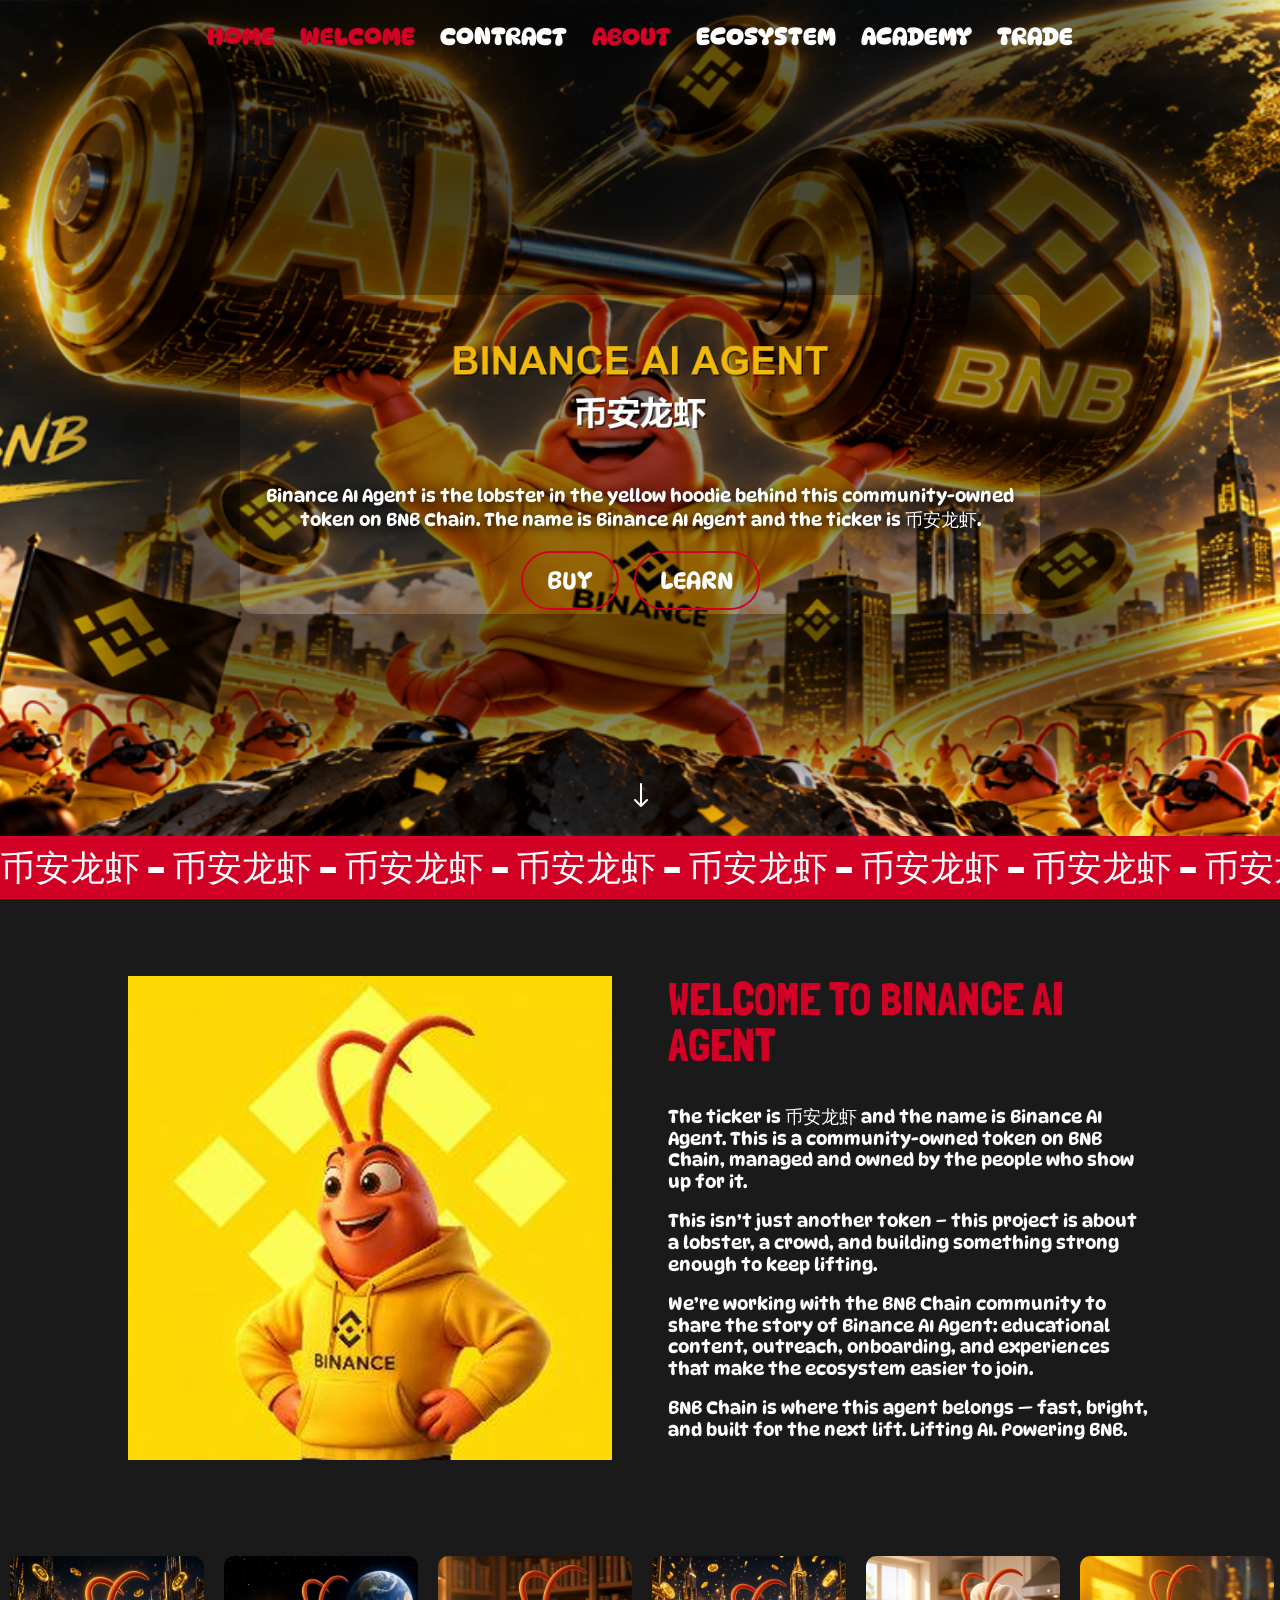
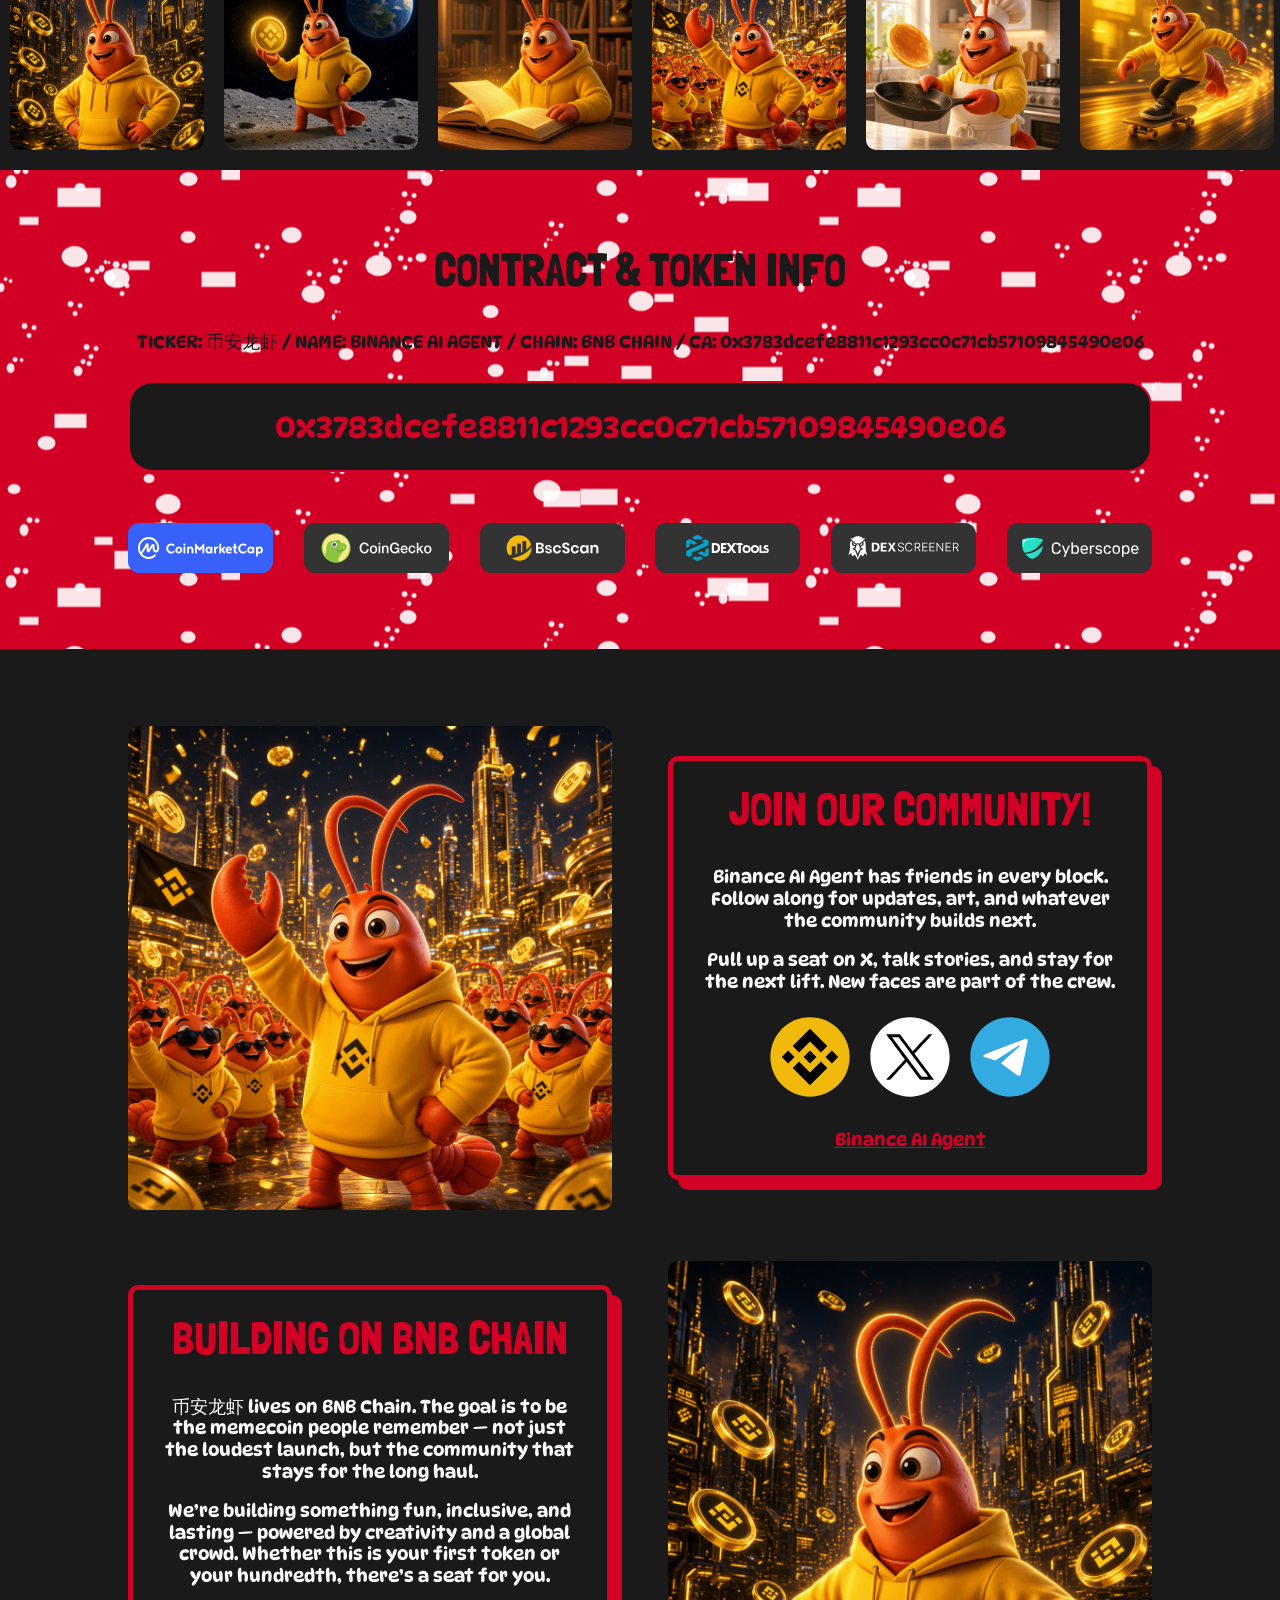
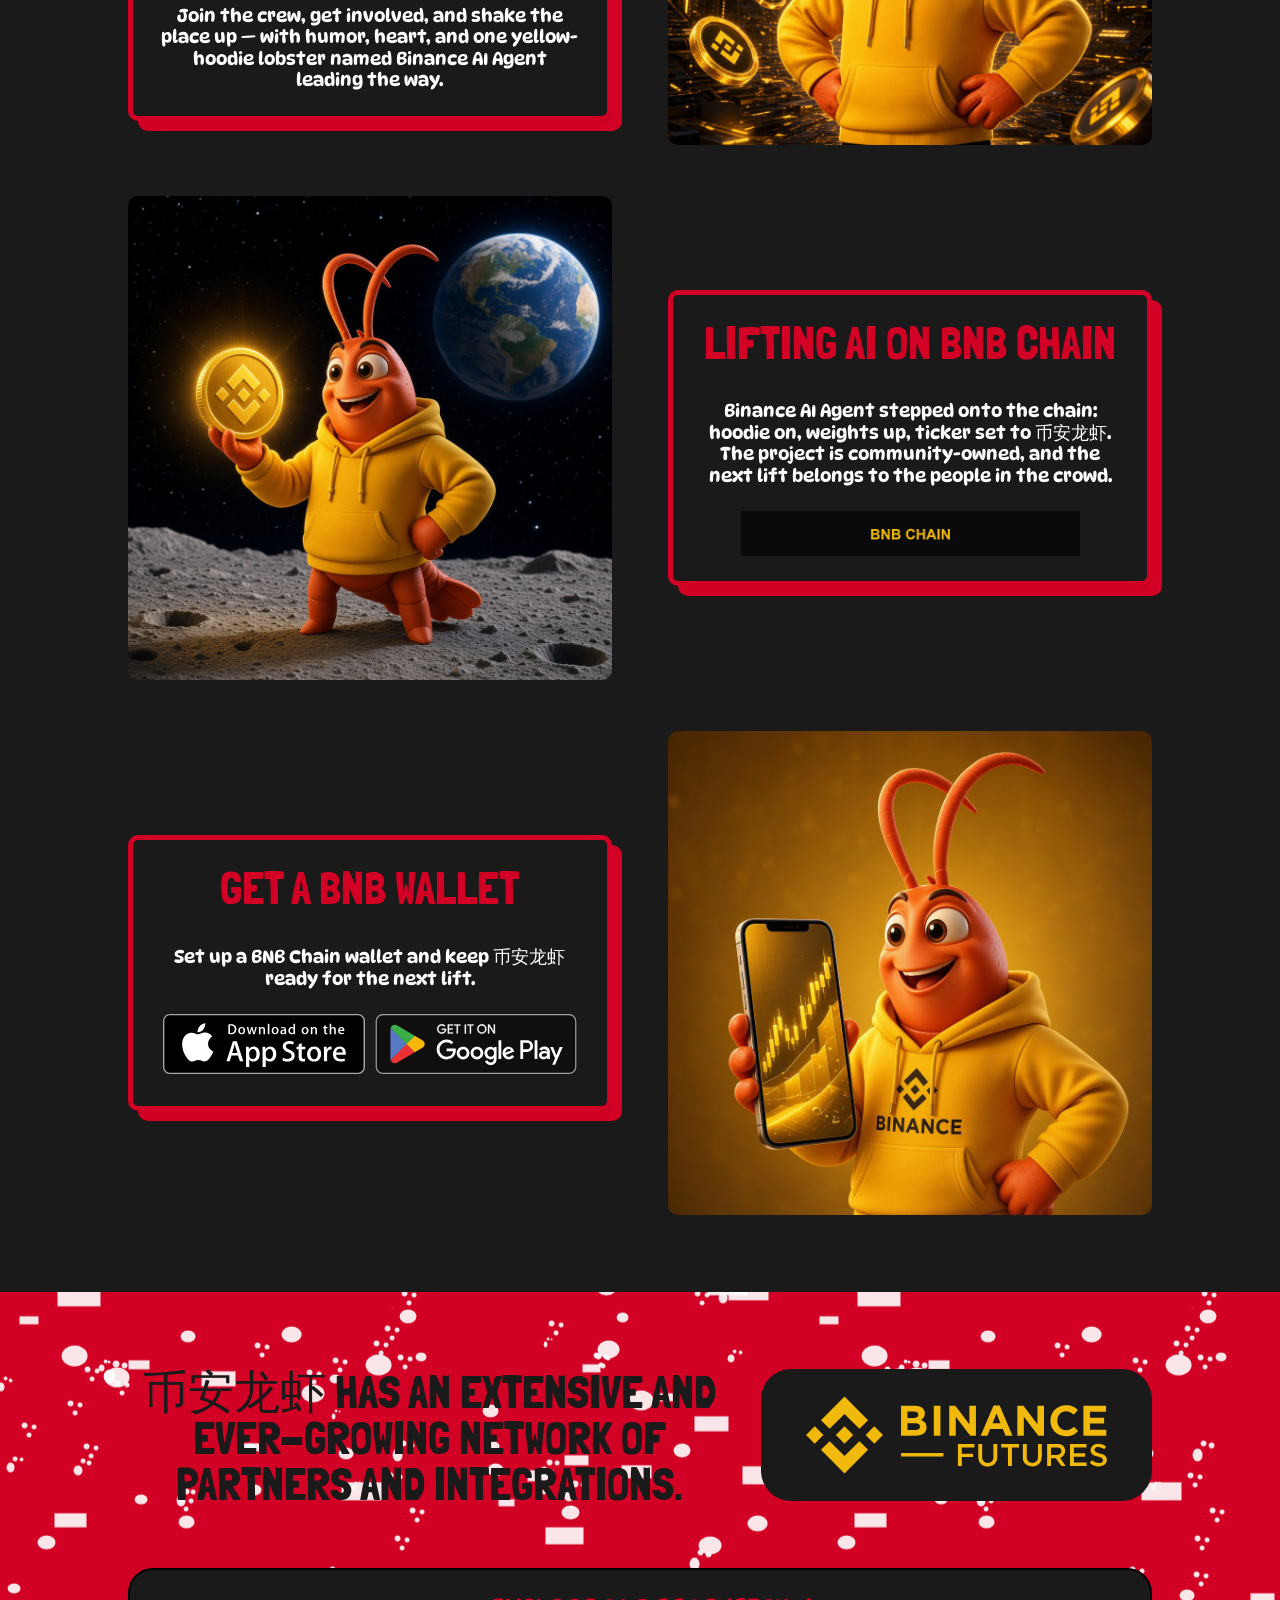
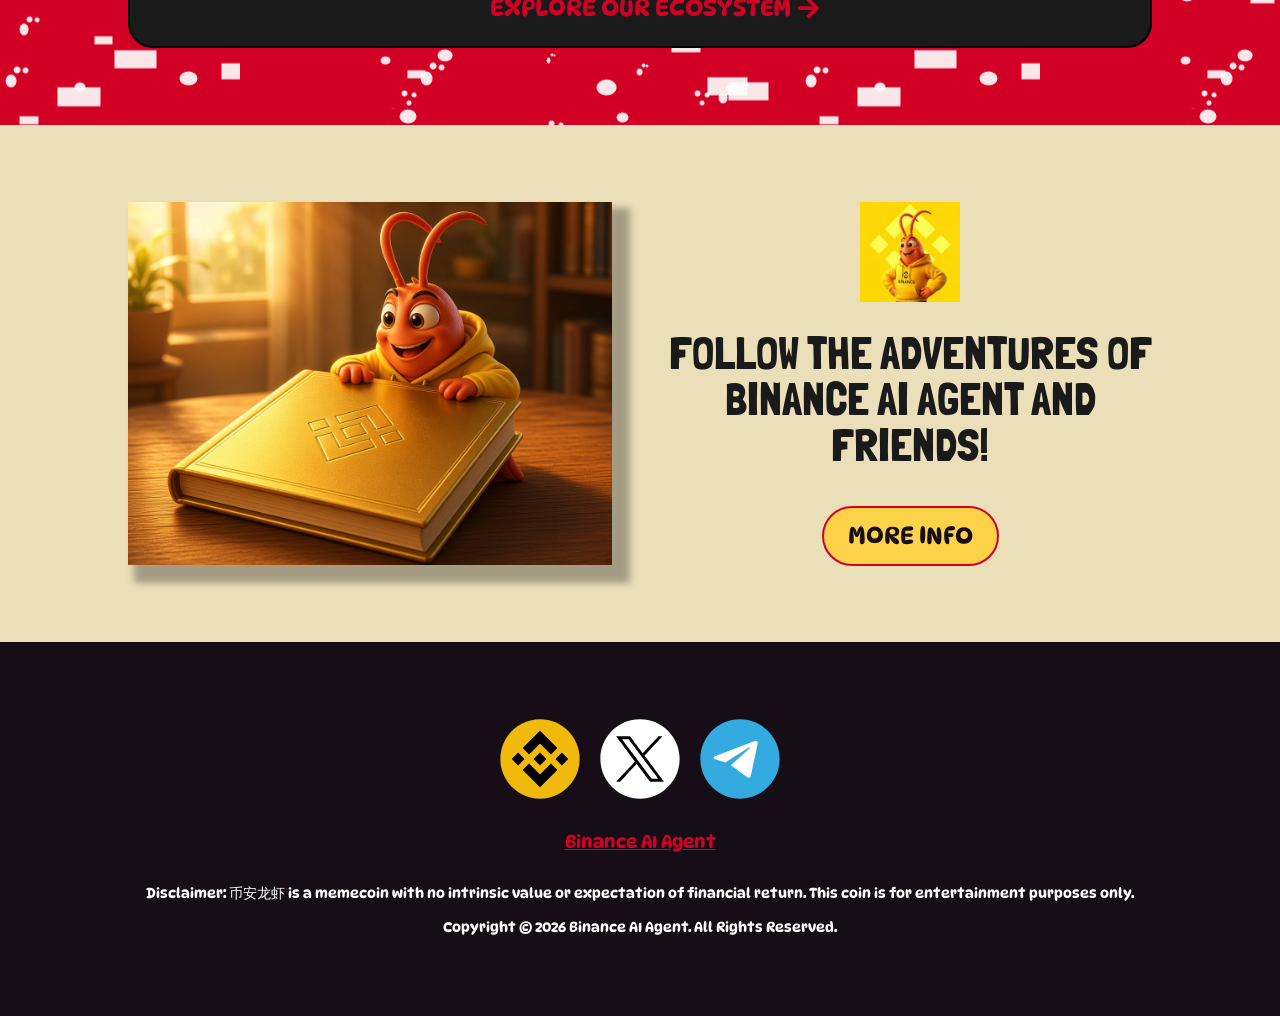
<file: index.html>
<!DOCTYPE html>
<html lang="en-US">
<head>
	<meta charset="UTF-8" />
<meta http-equiv="X-UA-Compatible" content="IE=edge">
	<link rel="pingback" href="https://firstbroccoli.com/xmlrpc.php" />

	<script type="text/javascript">
		document.documentElement.className = 'js';
	</script>
	
	<title>Binance AI Agent | 币安龙虾</title><link rel="stylesheet" href="./wp-content/cache/min/1/225ffd4697bfc59f4a7b1bc38393448a.css" media="all" data-minify="1" />
<style id="et-divi-open-sans-inline-css">/* Original: https://fonts.googleapis.com/css?family=Open+Sans:300italic,400italic,600italic,700italic,800italic,400,300,600,700,800&#038;subset=latin,latin-ext&#038;display=swap *//* User Agent: Mozilla/5.0 (Unknown; Linux x86_64) AppleWebKit/538.1 (KHTML, like Gecko) Safari/538.1 Daum/4.1 */@font-face {font-family: 'Open Sans';font-style: italic;font-weight: 300;font-stretch: normal;font-display: swap;src: url(./fonts.gstatic.com/s/opensans/v44/memQYaGs126MiZpBA-UFUIcVXSCEkx2cmqvXlWq8tWZ0Pw86hd0Rk5hkWV4exQ.ttf) format('truetype');}@font-face {font-family: 'Open Sans';font-style: italic;font-weight: 400;font-stretch: normal;font-display: swap;src: url(./fonts.gstatic.com/s/opensans/v44/memQYaGs126MiZpBA-UFUIcVXSCEkx2cmqvXlWq8tWZ0Pw86hd0Rk8ZkWV4exQ.ttf) format('truetype');}@font-face {font-family: 'Open Sans';font-style: italic;font-weight: 600;font-stretch: normal;font-display: swap;src: url(./fonts.gstatic.com/s/opensans/v44/memQYaGs126MiZpBA-UFUIcVXSCEkx2cmqvXlWq8tWZ0Pw86hd0RkxhjWV4exQ.ttf) format('truetype');}@font-face {font-family: 'Open Sans';font-style: italic;font-weight: 700;font-stretch: normal;font-display: swap;src: url(./fonts.gstatic.com/s/opensans/v44/memQYaGs126MiZpBA-UFUIcVXSCEkx2cmqvXlWq8tWZ0Pw86hd0RkyFjWV4exQ.ttf) format('truetype');}@font-face {font-family: 'Open Sans';font-style: italic;font-weight: 800;font-stretch: normal;font-display: swap;src: url(./fonts.gstatic.com/s/opensans/v44/memQYaGs126MiZpBA-UFUIcVXSCEkx2cmqvXlWq8tWZ0Pw86hd0Rk0ZjWV4exQ.ttf) format('truetype');}@font-face {font-family: 'Open Sans';font-style: normal;font-weight: 300;font-stretch: normal;font-display: swap;src: url(./fonts.gstatic.com/s/opensans/v44/memSYaGs126MiZpBA-UvWbX2vVnXBbObj2OVZyOOSr4dVJWUgsiH0B4uaVc.ttf) format('truetype');}@font-face {font-family: 'Open Sans';font-style: normal;font-weight: 400;font-stretch: normal;font-display: swap;src: url(./fonts.gstatic.com/s/opensans/v44/memSYaGs126MiZpBA-UvWbX2vVnXBbObj2OVZyOOSr4dVJWUgsjZ0B4uaVc.ttf) format('truetype');}@font-face {font-family: 'Open Sans';font-style: normal;font-weight: 600;font-stretch: normal;font-display: swap;src: url(./fonts.gstatic.com/s/opensans/v44/memSYaGs126MiZpBA-UvWbX2vVnXBbObj2OVZyOOSr4dVJWUgsgH1x4uaVc.ttf) format('truetype');}@font-face {font-family: 'Open Sans';font-style: normal;font-weight: 700;font-stretch: normal;font-display: swap;src: url(./fonts.gstatic.com/s/opensans/v44/memSYaGs126MiZpBA-UvWbX2vVnXBbObj2OVZyOOSr4dVJWUgsg-1x4uaVc.ttf) format('truetype');}@font-face {font-family: 'Open Sans';font-style: normal;font-weight: 800;font-stretch: normal;font-display: swap;src: url(./fonts.gstatic.com/s/opensans/v44/memSYaGs126MiZpBA-UvWbX2vVnXBbObj2OVZyOOSr4dVJWUgshZ1x4uaVc.ttf) format('truetype');}/* User Agent: Mozilla/5.0 (Windows NT 6.1; WOW64; rv:27.0) Gecko/20100101 Firefox/27.0 */@font-face {font-family: 'Open Sans';font-style: italic;font-weight: 300;font-stretch: normal;font-display: swap;src: url(./fonts.gstatic.com/s/opensans/v44/memQYaGs126MiZpBA-UFUIcVXSCEkx2cmqvXlWq8tWZ0Pw86hd0Rk5hkWV4exg.woff) format('woff');}@font-face {font-family: 'Open Sans';font-style: italic;font-weight: 400;font-stretch: normal;font-display: swap;src: url(./fonts.gstatic.com/s/opensans/v44/memQYaGs126MiZpBA-UFUIcVXSCEkx2cmqvXlWq8tWZ0Pw86hd0Rk8ZkWV4exg.woff) format('woff');}@font-face {font-family: 'Open Sans';font-style: italic;font-weight: 600;font-stretch: normal;font-display: swap;src: url(./fonts.gstatic.com/s/opensans/v44/memQYaGs126MiZpBA-UFUIcVXSCEkx2cmqvXlWq8tWZ0Pw86hd0RkxhjWV4exg.woff) format('woff');}@font-face {font-family: 'Open Sans';font-style: italic;font-weight: 700;font-stretch: normal;font-display: swap;src: url(./fonts.gstatic.com/s/opensans/v44/memQYaGs126MiZpBA-UFUIcVXSCEkx2cmqvXlWq8tWZ0Pw86hd0RkyFjWV4exg.woff) format('woff');}@font-face {font-family: 'Open Sans';font-style: italic;font-weight: 800;font-stretch: normal;font-display: swap;src: url(./fonts.gstatic.com/s/opensans/v44/memQYaGs126MiZpBA-UFUIcVXSCEkx2cmqvXlWq8tWZ0Pw86hd0Rk0ZjWV4exg.woff) format('woff');}@font-face {font-family: 'Open Sans';font-style: normal;font-weight: 300;font-stretch: normal;font-display: swap;src: url(./fonts.gstatic.com/s/opensans/v44/memSYaGs126MiZpBA-UvWbX2vVnXBbObj2OVZyOOSr4dVJWUgsiH0B4uaVQ.woff) format('woff');}@font-face {font-family: 'Open Sans';font-style: normal;font-weight: 400;font-stretch: normal;font-display: swap;src: url(./fonts.gstatic.com/s/opensans/v44/memSYaGs126MiZpBA-UvWbX2vVnXBbObj2OVZyOOSr4dVJWUgsjZ0B4uaVQ.woff) format('woff');}@font-face {font-family: 'Open Sans';font-style: normal;font-weight: 600;font-stretch: normal;font-display: swap;src: url(./fonts.gstatic.com/s/opensans/v44/memSYaGs126MiZpBA-UvWbX2vVnXBbObj2OVZyOOSr4dVJWUgsgH1x4uaVQ.woff) format('woff');}@font-face {font-family: 'Open Sans';font-style: normal;font-weight: 700;font-stretch: normal;font-display: swap;src: url(./fonts.gstatic.com/s/opensans/v44/memSYaGs126MiZpBA-UvWbX2vVnXBbObj2OVZyOOSr4dVJWUgsg-1x4uaVQ.woff) format('woff');}@font-face {font-family: 'Open Sans';font-style: normal;font-weight: 800;font-stretch: normal;font-display: swap;src: url(./fonts.gstatic.com/s/opensans/v44/memSYaGs126MiZpBA-UvWbX2vVnXBbObj2OVZyOOSr4dVJWUgshZ1x4uaVQ.woff) format('woff');}/* User Agent: Mozilla/5.0 (Windows NT 6.3; rv:39.0) Gecko/20100101 Firefox/39.0 */@font-face {font-family: 'Open Sans';font-style: italic;font-weight: 300;font-stretch: normal;font-display: swap;src: url(./fonts.gstatic.com/s/opensans/v44/memQYaGs126MiZpBA-UFUIcVXSCEkx2cmqvXlWq8tWZ0Pw86hd0Rk5hkWV4ewA.woff2) format('woff2');}@font-face {font-family: 'Open Sans';font-style: italic;font-weight: 400;font-stretch: normal;font-display: swap;src: url(./fonts.gstatic.com/s/opensans/v44/memQYaGs126MiZpBA-UFUIcVXSCEkx2cmqvXlWq8tWZ0Pw86hd0Rk8ZkWV4ewA.woff2) format('woff2');}@font-face {font-family: 'Open Sans';font-style: italic;font-weight: 600;font-stretch: normal;font-display: swap;src: url(./fonts.gstatic.com/s/opensans/v44/memQYaGs126MiZpBA-UFUIcVXSCEkx2cmqvXlWq8tWZ0Pw86hd0RkxhjWV4ewA.woff2) format('woff2');}@font-face {font-family: 'Open Sans';font-style: italic;font-weight: 700;font-stretch: normal;font-display: swap;src: url(./fonts.gstatic.com/s/opensans/v44/memQYaGs126MiZpBA-UFUIcVXSCEkx2cmqvXlWq8tWZ0Pw86hd0RkyFjWV4ewA.woff2) format('woff2');}@font-face {font-family: 'Open Sans';font-style: italic;font-weight: 800;font-stretch: normal;font-display: swap;src: url(./fonts.gstatic.com/s/opensans/v44/memQYaGs126MiZpBA-UFUIcVXSCEkx2cmqvXlWq8tWZ0Pw86hd0Rk0ZjWV4ewA.woff2) format('woff2');}@font-face {font-family: 'Open Sans';font-style: normal;font-weight: 300;font-stretch: normal;font-display: swap;src: url(./fonts.gstatic.com/s/opensans/v44/memSYaGs126MiZpBA-UvWbX2vVnXBbObj2OVZyOOSr4dVJWUgsiH0B4uaVI.woff2) format('woff2');}@font-face {font-family: 'Open Sans';font-style: normal;font-weight: 400;font-stretch: normal;font-display: swap;src: url(./fonts.gstatic.com/s/opensans/v44/memSYaGs126MiZpBA-UvWbX2vVnXBbObj2OVZyOOSr4dVJWUgsjZ0B4uaVI.woff2) format('woff2');}@font-face {font-family: 'Open Sans';font-style: normal;font-weight: 600;font-stretch: normal;font-display: swap;src: url(./fonts.gstatic.com/s/opensans/v44/memSYaGs126MiZpBA-UvWbX2vVnXBbObj2OVZyOOSr4dVJWUgsgH1x4uaVI.woff2) format('woff2');}@font-face {font-family: 'Open Sans';font-style: normal;font-weight: 700;font-stretch: normal;font-display: swap;src: url(./fonts.gstatic.com/s/opensans/v44/memSYaGs126MiZpBA-UvWbX2vVnXBbObj2OVZyOOSr4dVJWUgsg-1x4uaVI.woff2) format('woff2');}@font-face {font-family: 'Open Sans';font-style: normal;font-weight: 800;font-stretch: normal;font-display: swap;src: url(./fonts.gstatic.com/s/opensans/v44/memSYaGs126MiZpBA-UvWbX2vVnXBbObj2OVZyOOSr4dVJWUgshZ1x4uaVI.woff2) format('woff2');}</style><style id="et-builder-googlefonts-cached-inline">/* Original: https://fonts.googleapis.com/css?family=Open+Sans:300,regular,500,600,700,800,300italic,italic,500italic,600italic,700italic,800italic|DynaPuff:regular,500,600,700|Londrina+Solid:100,300,regular,900&#038;subset=latin,latin-ext&#038;display=swap *//* User Agent: Mozilla/5.0 (Unknown; Linux x86_64) AppleWebKit/538.1 (KHTML, like Gecko) Safari/538.1 Daum/4.1 */@font-face {font-family: 'DynaPuff';font-style: normal;font-weight: 400;font-stretch: normal;font-display: swap;src: url(./fonts.gstatic.com/s/dynapuff/v9/z7N5dRvsZDIVHbYPMhZJ3HQ83UaSu4uhr7-ZFeoYkgAr1x8RSxYu2YHhTQ.ttf) format('truetype');}@font-face {font-family: 'DynaPuff';font-style: normal;font-weight: 500;font-stretch: normal;font-display: swap;src: url(./fonts.gstatic.com/s/dynapuff/v9/z7N5dRvsZDIVHbYPMhZJ3HQ83UaSu4uhr7-ZFeoYkgAr1x8RSyQu2YHhTQ.ttf) format('truetype');}@font-face {font-family: 'DynaPuff';font-style: normal;font-weight: 600;font-stretch: normal;font-display: swap;src: url(./fonts.gstatic.com/s/dynapuff/v9/z7N5dRvsZDIVHbYPMhZJ3HQ83UaSu4uhr7-ZFeoYkgAr1x8RS8gp2YHhTQ.ttf) format('truetype');}@font-face {font-family: 'DynaPuff';font-style: normal;font-weight: 700;font-stretch: normal;font-display: swap;src: url(./fonts.gstatic.com/s/dynapuff/v9/z7N5dRvsZDIVHbYPMhZJ3HQ83UaSu4uhr7-ZFeoYkgAr1x8RS_Ep2YHhTQ.ttf) format('truetype');}@font-face {font-family: 'Londrina Solid';font-style: normal;font-weight: 100;font-display: swap;src: url(./fonts.gstatic.com/s/londrinasolid/v19/flUjRq6sw40kQEJxWNgkLuudGfs9GBEUtQ.ttf) format('truetype');}@font-face {font-family: 'Londrina Solid';font-style: normal;font-weight: 300;font-display: swap;src: url(./fonts.gstatic.com/s/londrinasolid/v19/flUiRq6sw40kQEJxWNgkLuudGfv1CgYzlZk.ttf) format('truetype');}@font-face {font-family: 'Londrina Solid';font-style: normal;font-weight: 400;font-display: swap;src: url(./fonts.gstatic.com/s/londrinasolid/v19/flUhRq6sw40kQEJxWNgkLuudGfNeKBY.ttf) format('truetype');}@font-face {font-family: 'Londrina Solid';font-style: normal;font-weight: 900;font-display: swap;src: url(./fonts.gstatic.com/s/londrinasolid/v19/flUiRq6sw40kQEJxWNgkLuudGfvdDwYzlZk.ttf) format('truetype');}@font-face {font-family: 'Open Sans';font-style: italic;font-weight: 300;font-stretch: normal;font-display: swap;src: url(./fonts.gstatic.com/s/opensans/v44/memQYaGs126MiZpBA-UFUIcVXSCEkx2cmqvXlWq8tWZ0Pw86hd0Rk5hkWV4exQ.ttf) format('truetype');}@font-face {font-family: 'Open Sans';font-style: italic;font-weight: 400;font-stretch: normal;font-display: swap;src: url(./fonts.gstatic.com/s/opensans/v44/memQYaGs126MiZpBA-UFUIcVXSCEkx2cmqvXlWq8tWZ0Pw86hd0Rk8ZkWV4exQ.ttf) format('truetype');}@font-face {font-family: 'Open Sans';font-style: italic;font-weight: 500;font-stretch: normal;font-display: swap;src: url(./fonts.gstatic.com/s/opensans/v44/memQYaGs126MiZpBA-UFUIcVXSCEkx2cmqvXlWq8tWZ0Pw86hd0Rk_RkWV4exQ.ttf) format('truetype');}@font-face {font-family: 'Open Sans';font-style: italic;font-weight: 600;font-stretch: normal;font-display: swap;src: url(./fonts.gstatic.com/s/opensans/v44/memQYaGs126MiZpBA-UFUIcVXSCEkx2cmqvXlWq8tWZ0Pw86hd0RkxhjWV4exQ.ttf) format('truetype');}@font-face {font-family: 'Open Sans';font-style: italic;font-weight: 700;font-stretch: normal;font-display: swap;src: url(./fonts.gstatic.com/s/opensans/v44/memQYaGs126MiZpBA-UFUIcVXSCEkx2cmqvXlWq8tWZ0Pw86hd0RkyFjWV4exQ.ttf) format('truetype');}@font-face {font-family: 'Open Sans';font-style: italic;font-weight: 800;font-stretch: normal;font-display: swap;src: url(./fonts.gstatic.com/s/opensans/v44/memQYaGs126MiZpBA-UFUIcVXSCEkx2cmqvXlWq8tWZ0Pw86hd0Rk0ZjWV4exQ.ttf) format('truetype');}@font-face {font-family: 'Open Sans';font-style: normal;font-weight: 300;font-stretch: normal;font-display: swap;src: url(./fonts.gstatic.com/s/opensans/v44/memSYaGs126MiZpBA-UvWbX2vVnXBbObj2OVZyOOSr4dVJWUgsiH0B4uaVc.ttf) format('truetype');}@font-face {font-family: 'Open Sans';font-style: normal;font-weight: 400;font-stretch: normal;font-display: swap;src: url(./fonts.gstatic.com/s/opensans/v44/memSYaGs126MiZpBA-UvWbX2vVnXBbObj2OVZyOOSr4dVJWUgsjZ0B4uaVc.ttf) format('truetype');}@font-face {font-family: 'Open Sans';font-style: normal;font-weight: 500;font-stretch: normal;font-display: swap;src: url(./fonts.gstatic.com/s/opensans/v44/memSYaGs126MiZpBA-UvWbX2vVnXBbObj2OVZyOOSr4dVJWUgsjr0B4uaVc.ttf) format('truetype');}@font-face {font-family: 'Open Sans';font-style: normal;font-weight: 600;font-stretch: normal;font-display: swap;src: url(./fonts.gstatic.com/s/opensans/v44/memSYaGs126MiZpBA-UvWbX2vVnXBbObj2OVZyOOSr4dVJWUgsgH1x4uaVc.ttf) format('truetype');}@font-face {font-family: 'Open Sans';font-style: normal;font-weight: 700;font-stretch: normal;font-display: swap;src: url(./fonts.gstatic.com/s/opensans/v44/memSYaGs126MiZpBA-UvWbX2vVnXBbObj2OVZyOOSr4dVJWUgsg-1x4uaVc.ttf) format('truetype');}@font-face {font-family: 'Open Sans';font-style: normal;font-weight: 800;font-stretch: normal;font-display: swap;src: url(./fonts.gstatic.com/s/opensans/v44/memSYaGs126MiZpBA-UvWbX2vVnXBbObj2OVZyOOSr4dVJWUgshZ1x4uaVc.ttf) format('truetype');}/* User Agent: Mozilla/5.0 (Windows NT 6.1; WOW64; rv:27.0) Gecko/20100101 Firefox/27.0 */@font-face {font-family: 'DynaPuff';font-style: normal;font-weight: 400;font-stretch: normal;font-display: swap;src: url(./fonts.gstatic.com/s/dynapuff/v9/z7N5dRvsZDIVHbYPMhZJ3HQ83UaSu4uhr7-ZFeoYkgAr1x8RSxYu2YHhTg.woff) format('woff');}@font-face {font-family: 'DynaPuff';font-style: normal;font-weight: 500;font-stretch: normal;font-display: swap;src: url(./fonts.gstatic.com/s/dynapuff/v9/z7N5dRvsZDIVHbYPMhZJ3HQ83UaSu4uhr7-ZFeoYkgAr1x8RSyQu2YHhTg.woff) format('woff');}@font-face {font-family: 'DynaPuff';font-style: normal;font-weight: 600;font-stretch: normal;font-display: swap;src: url(./fonts.gstatic.com/s/dynapuff/v9/z7N5dRvsZDIVHbYPMhZJ3HQ83UaSu4uhr7-ZFeoYkgAr1x8RS8gp2YHhTg.woff) format('woff');}@font-face {font-family: 'DynaPuff';font-style: normal;font-weight: 700;font-stretch: normal;font-display: swap;src: url(./fonts.gstatic.com/s/dynapuff/v9/z7N5dRvsZDIVHbYPMhZJ3HQ83UaSu4uhr7-ZFeoYkgAr1x8RS_Ep2YHhTg.woff) format('woff');}@font-face {font-family: 'Londrina Solid';font-style: normal;font-weight: 100;font-display: swap;src: url(./fonts.gstatic.com/s/londrinasolid/v19/flUjRq6sw40kQEJxWNgkLuudGfs9GBEUtg.woff) format('woff');}@font-face {font-family: 'Londrina Solid';font-style: normal;font-weight: 300;font-display: swap;src: url(./fonts.gstatic.com/s/londrinasolid/v19/flUiRq6sw40kQEJxWNgkLuudGfv1CgYzlZo.woff) format('woff');}@font-face {font-family: 'Londrina Solid';font-style: normal;font-weight: 400;font-display: swap;src: url(./fonts.gstatic.com/s/londrinasolid/v19/flUhRq6sw40kQEJxWNgkLuudGfNeKBU.woff) format('woff');}@font-face {font-family: 'Londrina Solid';font-style: normal;font-weight: 900;font-display: swap;src: url(./fonts.gstatic.com/s/londrinasolid/v19/flUiRq6sw40kQEJxWNgkLuudGfvdDwYzlZo.woff) format('woff');}@font-face {font-family: 'Open Sans';font-style: italic;font-weight: 300;font-stretch: normal;font-display: swap;src: url(./fonts.gstatic.com/s/opensans/v44/memQYaGs126MiZpBA-UFUIcVXSCEkx2cmqvXlWq8tWZ0Pw86hd0Rk5hkWV4exg.woff) format('woff');}@font-face {font-family: 'Open Sans';font-style: italic;font-weight: 400;font-stretch: normal;font-display: swap;src: url(./fonts.gstatic.com/s/opensans/v44/memQYaGs126MiZpBA-UFUIcVXSCEkx2cmqvXlWq8tWZ0Pw86hd0Rk8ZkWV4exg.woff) format('woff');}@font-face {font-family: 'Open Sans';font-style: italic;font-weight: 500;font-stretch: normal;font-display: swap;src: url(./fonts.gstatic.com/s/opensans/v44/memQYaGs126MiZpBA-UFUIcVXSCEkx2cmqvXlWq8tWZ0Pw86hd0Rk_RkWV4exg.woff) format('woff');}@font-face {font-family: 'Open Sans';font-style: italic;font-weight: 600;font-stretch: normal;font-display: swap;src: url(./fonts.gstatic.com/s/opensans/v44/memQYaGs126MiZpBA-UFUIcVXSCEkx2cmqvXlWq8tWZ0Pw86hd0RkxhjWV4exg.woff) format('woff');}@font-face {font-family: 'Open Sans';font-style: italic;font-weight: 700;font-stretch: normal;font-display: swap;src: url(./fonts.gstatic.com/s/opensans/v44/memQYaGs126MiZpBA-UFUIcVXSCEkx2cmqvXlWq8tWZ0Pw86hd0RkyFjWV4exg.woff) format('woff');}@font-face {font-family: 'Open Sans';font-style: italic;font-weight: 800;font-stretch: normal;font-display: swap;src: url(./fonts.gstatic.com/s/opensans/v44/memQYaGs126MiZpBA-UFUIcVXSCEkx2cmqvXlWq8tWZ0Pw86hd0Rk0ZjWV4exg.woff) format('woff');}@font-face {font-family: 'Open Sans';font-style: normal;font-weight: 300;font-stretch: normal;font-display: swap;src: url(./fonts.gstatic.com/s/opensans/v44/memSYaGs126MiZpBA-UvWbX2vVnXBbObj2OVZyOOSr4dVJWUgsiH0B4uaVQ.woff) format('woff');}@font-face {font-family: 'Open Sans';font-style: normal;font-weight: 400;font-stretch: normal;font-display: swap;src: url(./fonts.gstatic.com/s/opensans/v44/memSYaGs126MiZpBA-UvWbX2vVnXBbObj2OVZyOOSr4dVJWUgsjZ0B4uaVQ.woff) format('woff');}@font-face {font-family: 'Open Sans';font-style: normal;font-weight: 500;font-stretch: normal;font-display: swap;src: url(./fonts.gstatic.com/s/opensans/v44/memSYaGs126MiZpBA-UvWbX2vVnXBbObj2OVZyOOSr4dVJWUgsjr0B4uaVQ.woff) format('woff');}@font-face {font-family: 'Open Sans';font-style: normal;font-weight: 600;font-stretch: normal;font-display: swap;src: url(./fonts.gstatic.com/s/opensans/v44/memSYaGs126MiZpBA-UvWbX2vVnXBbObj2OVZyOOSr4dVJWUgsgH1x4uaVQ.woff) format('woff');}@font-face {font-family: 'Open Sans';font-style: normal;font-weight: 700;font-stretch: normal;font-display: swap;src: url(./fonts.gstatic.com/s/opensans/v44/memSYaGs126MiZpBA-UvWbX2vVnXBbObj2OVZyOOSr4dVJWUgsg-1x4uaVQ.woff) format('woff');}@font-face {font-family: 'Open Sans';font-style: normal;font-weight: 800;font-stretch: normal;font-display: swap;src: url(./fonts.gstatic.com/s/opensans/v44/memSYaGs126MiZpBA-UvWbX2vVnXBbObj2OVZyOOSr4dVJWUgshZ1x4uaVQ.woff) format('woff');}/* User Agent: Mozilla/5.0 (Windows NT 6.3; rv:39.0) Gecko/20100101 Firefox/39.0 */@font-face {font-family: 'DynaPuff';font-style: normal;font-weight: 400;font-stretch: normal;font-display: swap;src: url(./fonts.gstatic.com/s/dynapuff/v9/z7N5dRvsZDIVHbYPMhZJ3HQ83UaSu4uhr7-ZFeoYkgAr1x8RSxYu2YHhSA.woff2) format('woff2');}@font-face {font-family: 'DynaPuff';font-style: normal;font-weight: 500;font-stretch: normal;font-display: swap;src: url(./fonts.gstatic.com/s/dynapuff/v9/z7N5dRvsZDIVHbYPMhZJ3HQ83UaSu4uhr7-ZFeoYkgAr1x8RSyQu2YHhSA.woff2) format('woff2');}@font-face {font-family: 'DynaPuff';font-style: normal;font-weight: 600;font-stretch: normal;font-display: swap;src: url(./fonts.gstatic.com/s/dynapuff/v9/z7N5dRvsZDIVHbYPMhZJ3HQ83UaSu4uhr7-ZFeoYkgAr1x8RS8gp2YHhSA.woff2) format('woff2');}@font-face {font-family: 'DynaPuff';font-style: normal;font-weight: 700;font-stretch: normal;font-display: swap;src: url(./fonts.gstatic.com/s/dynapuff/v9/z7N5dRvsZDIVHbYPMhZJ3HQ83UaSu4uhr7-ZFeoYkgAr1x8RS_Ep2YHhSA.woff2) format('woff2');}@font-face {font-family: 'Londrina Solid';font-style: normal;font-weight: 100;font-display: swap;src: url(./fonts.gstatic.com/s/londrinasolid/v19/flUjRq6sw40kQEJxWNgkLuudGfs9GBEUsA.woff2) format('woff2');}@font-face {font-family: 'Londrina Solid';font-style: normal;font-weight: 300;font-display: swap;src: url(./fonts.gstatic.com/s/londrinasolid/v19/flUiRq6sw40kQEJxWNgkLuudGfv1CgYzlZw.woff2) format('woff2');}@font-face {font-family: 'Londrina Solid';font-style: normal;font-weight: 400;font-display: swap;src: url(./fonts.gstatic.com/s/londrinasolid/v19/flUhRq6sw40kQEJxWNgkLuudGfNeKBM.woff2) format('woff2');}@font-face {font-family: 'Londrina Solid';font-style: normal;font-weight: 900;font-display: swap;src: url(./fonts.gstatic.com/s/londrinasolid/v19/flUiRq6sw40kQEJxWNgkLuudGfvdDwYzlZw.woff2) format('woff2');}@font-face {font-family: 'Open Sans';font-style: italic;font-weight: 300;font-stretch: normal;font-display: swap;src: url(./fonts.gstatic.com/s/opensans/v44/memQYaGs126MiZpBA-UFUIcVXSCEkx2cmqvXlWq8tWZ0Pw86hd0Rk5hkWV4ewA.woff2) format('woff2');}@font-face {font-family: 'Open Sans';font-style: italic;font-weight: 400;font-stretch: normal;font-display: swap;src: url(./fonts.gstatic.com/s/opensans/v44/memQYaGs126MiZpBA-UFUIcVXSCEkx2cmqvXlWq8tWZ0Pw86hd0Rk8ZkWV4ewA.woff2) format('woff2');}@font-face {font-family: 'Open Sans';font-style: italic;font-weight: 500;font-stretch: normal;font-display: swap;src: url(./fonts.gstatic.com/s/opensans/v44/memQYaGs126MiZpBA-UFUIcVXSCEkx2cmqvXlWq8tWZ0Pw86hd0Rk_RkWV4ewA.woff2) format('woff2');}@font-face {font-family: 'Open Sans';font-style: italic;font-weight: 600;font-stretch: normal;font-display: swap;src: url(./fonts.gstatic.com/s/opensans/v44/memQYaGs126MiZpBA-UFUIcVXSCEkx2cmqvXlWq8tWZ0Pw86hd0RkxhjWV4ewA.woff2) format('woff2');}@font-face {font-family: 'Open Sans';font-style: italic;font-weight: 700;font-stretch: normal;font-display: swap;src: url(./fonts.gstatic.com/s/opensans/v44/memQYaGs126MiZpBA-UFUIcVXSCEkx2cmqvXlWq8tWZ0Pw86hd0RkyFjWV4ewA.woff2) format('woff2');}@font-face {font-family: 'Open Sans';font-style: italic;font-weight: 800;font-stretch: normal;font-display: swap;src: url(./fonts.gstatic.com/s/opensans/v44/memQYaGs126MiZpBA-UFUIcVXSCEkx2cmqvXlWq8tWZ0Pw86hd0Rk0ZjWV4ewA.woff2) format('woff2');}@font-face {font-family: 'Open Sans';font-style: normal;font-weight: 300;font-stretch: normal;font-display: swap;src: url(./fonts.gstatic.com/s/opensans/v44/memSYaGs126MiZpBA-UvWbX2vVnXBbObj2OVZyOOSr4dVJWUgsiH0B4uaVI.woff2) format('woff2');}@font-face {font-family: 'Open Sans';font-style: normal;font-weight: 400;font-stretch: normal;font-display: swap;src: url(./fonts.gstatic.com/s/opensans/v44/memSYaGs126MiZpBA-UvWbX2vVnXBbObj2OVZyOOSr4dVJWUgsjZ0B4uaVI.woff2) format('woff2');}@font-face {font-family: 'Open Sans';font-style: normal;font-weight: 500;font-stretch: normal;font-display: swap;src: url(./fonts.gstatic.com/s/opensans/v44/memSYaGs126MiZpBA-UvWbX2vVnXBbObj2OVZyOOSr4dVJWUgsjr0B4uaVI.woff2) format('woff2');}@font-face {font-family: 'Open Sans';font-style: normal;font-weight: 600;font-stretch: normal;font-display: swap;src: url(./fonts.gstatic.com/s/opensans/v44/memSYaGs126MiZpBA-UvWbX2vVnXBbObj2OVZyOOSr4dVJWUgsgH1x4uaVI.woff2) format('woff2');}@font-face {font-family: 'Open Sans';font-style: normal;font-weight: 700;font-stretch: normal;font-display: swap;src: url(./fonts.gstatic.com/s/opensans/v44/memSYaGs126MiZpBA-UvWbX2vVnXBbObj2OVZyOOSr4dVJWUgsg-1x4uaVI.woff2) format('woff2');}@font-face {font-family: 'Open Sans';font-style: normal;font-weight: 800;font-stretch: normal;font-display: swap;src: url(./fonts.gstatic.com/s/opensans/v44/memSYaGs126MiZpBA-UvWbX2vVnXBbObj2OVZyOOSr4dVJWUgshZ1x4uaVI.woff2) format('woff2');}</style><meta name='robots' content='max-image-preview:large' />
<script type="text/javascript">
			let jqueryParams=[],jQuery=function(r){return jqueryParams=[...jqueryParams,r],jQuery},$=function(r){return jqueryParams=[...jqueryParams,r],$};window.jQuery=jQuery,window.$=jQuery;let customHeadScripts=!1;jQuery.fn=jQuery.prototype={},$.fn=jQuery.prototype={},jQuery.noConflict=function(r){if(window.jQuery)return jQuery=window.jQuery,$=window.jQuery,customHeadScripts=!0,jQuery.noConflict},jQuery.ready=function(r){jqueryParams=[...jqueryParams,r]},$.ready=function(r){jqueryParams=[...jqueryParams,r]},jQuery.load=function(r){jqueryParams=[...jqueryParams,r]},$.load=function(r){jqueryParams=[...jqueryParams,r]},jQuery.fn.ready=function(r){jqueryParams=[...jqueryParams,r]},$.fn.ready=function(r){jqueryParams=[...jqueryParams,r]};</script>
<link rel="alternate" type="application/rss+xml" title="firstbroccoli.com &raquo; Feed" href="https://firstbroccoli.com/feed/" />
<link rel="alternate" type="application/rss+xml" title="firstbroccoli.com &raquo; Comments Feed" href="https://firstbroccoli.com/comments/feed/" />
<meta content="Divi v.4.27.4" name="generator"/><style id='wp-emoji-styles-inline-css' type='text/css'>

	img.wp-smiley, img.emoji {
		display: inline !important;
		border: none !important;
		box-shadow: none !important;
		height: 1em !important;
		width: 1em !important;
		margin: 0 0.07em !important;
		vertical-align: -0.1em !important;
		background: none !important;
		padding: 0 !important;
	}
</style>
<style id='wp-block-library-theme-inline-css' type='text/css'>
.wp-block-audio :where(figcaption){color:#555;font-size:13px;text-align:center}.is-dark-theme .wp-block-audio :where(figcaption){color:#ffffffa6}.wp-block-audio{margin:0 0 1em}.wp-block-code{border:1px solid #ccc;border-radius:4px;font-family:Menlo,Consolas,monaco,monospace;padding:.8em 1em}.wp-block-embed :where(figcaption){color:#555;font-size:13px;text-align:center}.is-dark-theme .wp-block-embed :where(figcaption){color:#ffffffa6}.wp-block-embed{margin:0 0 1em}.blocks-gallery-caption{color:#555;font-size:13px;text-align:center}.is-dark-theme .blocks-gallery-caption{color:#ffffffa6}:root :where(.wp-block-image figcaption){color:#555;font-size:13px;text-align:center}.is-dark-theme :root :where(.wp-block-image figcaption){color:#ffffffa6}.wp-block-image{margin:0 0 1em}.wp-block-pullquote{border-bottom:4px solid;border-top:4px solid;color:currentColor;margin-bottom:1.75em}.wp-block-pullquote cite,.wp-block-pullquote footer,.wp-block-pullquote__citation{color:currentColor;font-size:.8125em;font-style:normal;text-transform:uppercase}.wp-block-quote{border-left:.25em solid;margin:0 0 1.75em;padding-left:1em}.wp-block-quote cite,.wp-block-quote footer{color:currentColor;font-size:.8125em;font-style:normal;position:relative}.wp-block-quote:where(.has-text-align-right){border-left:none;border-right:.25em solid;padding-left:0;padding-right:1em}.wp-block-quote:where(.has-text-align-center){border:none;padding-left:0}.wp-block-quote.is-large,.wp-block-quote.is-style-large,.wp-block-quote:where(.is-style-plain){border:none}.wp-block-search .wp-block-search__label{font-weight:700}.wp-block-search__button{border:1px solid #ccc;padding:.375em .625em}:where(.wp-block-group.has-background){padding:1.25em 2.375em}.wp-block-separator.has-css-opacity{opacity:.4}.wp-block-separator{border:none;border-bottom:2px solid;margin-left:auto;margin-right:auto}.wp-block-separator.has-alpha-channel-opacity{opacity:1}.wp-block-separator:not(.is-style-wide):not(.is-style-dots){width:100px}.wp-block-separator.has-background:not(.is-style-dots){border-bottom:none;height:1px}.wp-block-separator.has-background:not(.is-style-wide):not(.is-style-dots){height:2px}.wp-block-table{margin:0 0 1em}.wp-block-table td,.wp-block-table th{word-break:normal}.wp-block-table :where(figcaption){color:#555;font-size:13px;text-align:center}.is-dark-theme .wp-block-table :where(figcaption){color:#ffffffa6}.wp-block-video :where(figcaption){color:#555;font-size:13px;text-align:center}.is-dark-theme .wp-block-video :where(figcaption){color:#ffffffa6}.wp-block-video{margin:0 0 1em}:root :where(.wp-block-template-part.has-background){margin-bottom:0;margin-top:0;padding:1.25em 2.375em}
</style>
<style id='global-styles-inline-css' type='text/css'>
:root{--wp--preset--aspect-ratio--square: 1;--wp--preset--aspect-ratio--4-3: 4/3;--wp--preset--aspect-ratio--3-4: 3/4;--wp--preset--aspect-ratio--3-2: 3/2;--wp--preset--aspect-ratio--2-3: 2/3;--wp--preset--aspect-ratio--16-9: 16/9;--wp--preset--aspect-ratio--9-16: 9/16;--wp--preset--color--black: #000000;--wp--preset--color--cyan-bluish-gray: #abb8c3;--wp--preset--color--white: #ffffff;--wp--preset--color--pale-pink: #f78da7;--wp--preset--color--vivid-red: #cf2e2e;--wp--preset--color--luminous-vivid-orange: #ff6900;--wp--preset--color--luminous-vivid-amber: #fcb900;--wp--preset--color--light-green-cyan: #7bdcb5;--wp--preset--color--vivid-green-cyan: #00d084;--wp--preset--color--pale-cyan-blue: #8ed1fc;--wp--preset--color--vivid-cyan-blue: #0693e3;--wp--preset--color--vivid-purple: #9b51e0;--wp--preset--gradient--vivid-cyan-blue-to-vivid-purple: linear-gradient(135deg,rgba(6,147,227,1) 0%,rgb(155,81,224) 100%);--wp--preset--gradient--light-green-cyan-to-vivid-green-cyan: linear-gradient(135deg,rgb(122,220,180) 0%,rgb(0,208,130) 100%);--wp--preset--gradient--luminous-vivid-amber-to-luminous-vivid-orange: linear-gradient(135deg,rgba(252,185,0,1) 0%,rgba(255,105,0,1) 100%);--wp--preset--gradient--luminous-vivid-orange-to-vivid-red: linear-gradient(135deg,rgba(255,105,0,1) 0%,rgb(207,46,46) 100%);--wp--preset--gradient--very-light-gray-to-cyan-bluish-gray: linear-gradient(135deg,rgb(238,238,238) 0%,rgb(169,184,195) 100%);--wp--preset--gradient--cool-to-warm-spectrum: linear-gradient(135deg,rgb(74,234,220) 0%,rgb(151,120,209) 20%,rgb(207,42,186) 40%,rgb(238,44,130) 60%,rgb(251,105,98) 80%,rgb(254,248,76) 100%);--wp--preset--gradient--blush-light-purple: linear-gradient(135deg,rgb(255,206,236) 0%,rgb(152,150,240) 100%);--wp--preset--gradient--blush-bordeaux: linear-gradient(135deg,rgb(254,205,165) 0%,rgb(254,45,45) 50%,rgb(107,0,62) 100%);--wp--preset--gradient--luminous-dusk: linear-gradient(135deg,rgb(255,203,112) 0%,rgb(199,81,192) 50%,rgb(65,88,208) 100%);--wp--preset--gradient--pale-ocean: linear-gradient(135deg,rgb(255,245,203) 0%,rgb(182,227,212) 50%,rgb(51,167,181) 100%);--wp--preset--gradient--electric-grass: linear-gradient(135deg,rgb(202,248,128) 0%,rgb(113,206,126) 100%);--wp--preset--gradient--midnight: linear-gradient(135deg,rgb(2,3,129) 0%,rgb(40,116,252) 100%);--wp--preset--font-size--small: 13px;--wp--preset--font-size--medium: 20px;--wp--preset--font-size--large: 36px;--wp--preset--font-size--x-large: 42px;--wp--preset--spacing--20: 0.44rem;--wp--preset--spacing--30: 0.67rem;--wp--preset--spacing--40: 1rem;--wp--preset--spacing--50: 1.5rem;--wp--preset--spacing--60: 2.25rem;--wp--preset--spacing--70: 3.38rem;--wp--preset--spacing--80: 5.06rem;--wp--preset--shadow--natural: 6px 6px 9px rgba(0, 0, 0, 0.2);--wp--preset--shadow--deep: 12px 12px 50px rgba(0, 0, 0, 0.4);--wp--preset--shadow--sharp: 6px 6px 0px rgba(0, 0, 0, 0.2);--wp--preset--shadow--outlined: 6px 6px 0px -3px rgba(255, 255, 255, 1), 6px 6px rgba(0, 0, 0, 1);--wp--preset--shadow--crisp: 6px 6px 0px rgba(0, 0, 0, 1);}:root { --wp--style--global--content-size: 823px;--wp--style--global--wide-size: 1080px; }:where(body) { margin: 0; }.wp-site-blocks > .alignleft { float: left; margin-right: 2em; }.wp-site-blocks > .alignright { float: right; margin-left: 2em; }.wp-site-blocks > .aligncenter { justify-content: center; margin-left: auto; margin-right: auto; }:where(.is-layout-flex){gap: 0.5em;}:where(.is-layout-grid){gap: 0.5em;}.is-layout-flow > .alignleft{float: left;margin-inline-start: 0;margin-inline-end: 2em;}.is-layout-flow > .alignright{float: right;margin-inline-start: 2em;margin-inline-end: 0;}.is-layout-flow > .aligncenter{margin-left: auto !important;margin-right: auto !important;}.is-layout-constrained > .alignleft{float: left;margin-inline-start: 0;margin-inline-end: 2em;}.is-layout-constrained > .alignright{float: right;margin-inline-start: 2em;margin-inline-end: 0;}.is-layout-constrained > .aligncenter{margin-left: auto !important;margin-right: auto !important;}.is-layout-constrained > :where(:not(.alignleft):not(.alignright):not(.alignfull)){max-width: var(--wp--style--global--content-size);margin-left: auto !important;margin-right: auto !important;}.is-layout-constrained > .alignwide{max-width: var(--wp--style--global--wide-size);}body .is-layout-flex{display: flex;}.is-layout-flex{flex-wrap: wrap;align-items: center;}.is-layout-flex > :is(*, div){margin: 0;}body .is-layout-grid{display: grid;}.is-layout-grid > :is(*, div){margin: 0;}body{padding-top: 0px;padding-right: 0px;padding-bottom: 0px;padding-left: 0px;}:root :where(.wp-element-button, .wp-block-button__link){background-color: #32373c;border-width: 0;color: #fff;font-family: inherit;font-size: inherit;line-height: inherit;padding: calc(0.667em + 2px) calc(1.333em + 2px);text-decoration: none;}.has-black-color{color: var(--wp--preset--color--black) !important;}.has-cyan-bluish-gray-color{color: var(--wp--preset--color--cyan-bluish-gray) !important;}.has-white-color{color: var(--wp--preset--color--white) !important;}.has-pale-pink-color{color: var(--wp--preset--color--pale-pink) !important;}.has-vivid-red-color{color: var(--wp--preset--color--vivid-red) !important;}.has-luminous-vivid-orange-color{color: var(--wp--preset--color--luminous-vivid-orange) !important;}.has-luminous-vivid-amber-color{color: var(--wp--preset--color--luminous-vivid-amber) !important;}.has-light-green-cyan-color{color: var(--wp--preset--color--light-green-cyan) !important;}.has-vivid-green-cyan-color{color: var(--wp--preset--color--vivid-green-cyan) !important;}.has-pale-cyan-blue-color{color: var(--wp--preset--color--pale-cyan-blue) !important;}.has-vivid-cyan-blue-color{color: var(--wp--preset--color--vivid-cyan-blue) !important;}.has-vivid-purple-color{color: var(--wp--preset--color--vivid-purple) !important;}.has-black-background-color{background-color: var(--wp--preset--color--black) !important;}.has-cyan-bluish-gray-background-color{background-color: var(--wp--preset--color--cyan-bluish-gray) !important;}.has-white-background-color{background-color: var(--wp--preset--color--white) !important;}.has-pale-pink-background-color{background-color: var(--wp--preset--color--pale-pink) !important;}.has-vivid-red-background-color{background-color: var(--wp--preset--color--vivid-red) !important;}.has-luminous-vivid-orange-background-color{background-color: var(--wp--preset--color--luminous-vivid-orange) !important;}.has-luminous-vivid-amber-background-color{background-color: var(--wp--preset--color--luminous-vivid-amber) !important;}.has-light-green-cyan-background-color{background-color: var(--wp--preset--color--light-green-cyan) !important;}.has-vivid-green-cyan-background-color{background-color: var(--wp--preset--color--vivid-green-cyan) !important;}.has-pale-cyan-blue-background-color{background-color: var(--wp--preset--color--pale-cyan-blue) !important;}.has-vivid-cyan-blue-background-color{background-color: var(--wp--preset--color--vivid-cyan-blue) !important;}.has-vivid-purple-background-color{background-color: var(--wp--preset--color--vivid-purple) !important;}.has-black-border-color{border-color: var(--wp--preset--color--black) !important;}.has-cyan-bluish-gray-border-color{border-color: var(--wp--preset--color--cyan-bluish-gray) !important;}.has-white-border-color{border-color: var(--wp--preset--color--white) !important;}.has-pale-pink-border-color{border-color: var(--wp--preset--color--pale-pink) !important;}.has-vivid-red-border-color{border-color: var(--wp--preset--color--vivid-red) !important;}.has-luminous-vivid-orange-border-color{border-color: var(--wp--preset--color--luminous-vivid-orange) !important;}.has-luminous-vivid-amber-border-color{border-color: var(--wp--preset--color--luminous-vivid-amber) !important;}.has-light-green-cyan-border-color{border-color: var(--wp--preset--color--light-green-cyan) !important;}.has-vivid-green-cyan-border-color{border-color: var(--wp--preset--color--vivid-green-cyan) !important;}.has-pale-cyan-blue-border-color{border-color: var(--wp--preset--color--pale-cyan-blue) !important;}.has-vivid-cyan-blue-border-color{border-color: var(--wp--preset--color--vivid-cyan-blue) !important;}.has-vivid-purple-border-color{border-color: var(--wp--preset--color--vivid-purple) !important;}.has-vivid-cyan-blue-to-vivid-purple-gradient-background{background: var(--wp--preset--gradient--vivid-cyan-blue-to-vivid-purple) !important;}.has-light-green-cyan-to-vivid-green-cyan-gradient-background{background: var(--wp--preset--gradient--light-green-cyan-to-vivid-green-cyan) !important;}.has-luminous-vivid-amber-to-luminous-vivid-orange-gradient-background{background: var(--wp--preset--gradient--luminous-vivid-amber-to-luminous-vivid-orange) !important;}.has-luminous-vivid-orange-to-vivid-red-gradient-background{background: var(--wp--preset--gradient--luminous-vivid-orange-to-vivid-red) !important;}.has-very-light-gray-to-cyan-bluish-gray-gradient-background{background: var(--wp--preset--gradient--very-light-gray-to-cyan-bluish-gray) !important;}.has-cool-to-warm-spectrum-gradient-background{background: var(--wp--preset--gradient--cool-to-warm-spectrum) !important;}.has-blush-light-purple-gradient-background{background: var(--wp--preset--gradient--blush-light-purple) !important;}.has-blush-bordeaux-gradient-background{background: var(--wp--preset--gradient--blush-bordeaux) !important;}.has-luminous-dusk-gradient-background{background: var(--wp--preset--gradient--luminous-dusk) !important;}.has-pale-ocean-gradient-background{background: var(--wp--preset--gradient--pale-ocean) !important;}.has-electric-grass-gradient-background{background: var(--wp--preset--gradient--electric-grass) !important;}.has-midnight-gradient-background{background: var(--wp--preset--gradient--midnight) !important;}.has-small-font-size{font-size: var(--wp--preset--font-size--small) !important;}.has-medium-font-size{font-size: var(--wp--preset--font-size--medium) !important;}.has-large-font-size{font-size: var(--wp--preset--font-size--large) !important;}.has-x-large-font-size{font-size: var(--wp--preset--font-size--x-large) !important;}
:where(.wp-block-post-template.is-layout-flex){gap: 1.25em;}:where(.wp-block-post-template.is-layout-grid){gap: 1.25em;}
:where(.wp-block-columns.is-layout-flex){gap: 2em;}:where(.wp-block-columns.is-layout-grid){gap: 2em;}
:root :where(.wp-block-pullquote){font-size: 1.5em;line-height: 1.6;}
</style>







<style id='divi-dynamic-critical-inline-css' type='text/css'>
@font-face{font-family:ETmodules;font-display:block;src:url(./wp-content/themes/Divi/core/admin/fonts/modules/all/modules.eot);src:url(./wp-content/themes/Divi/core/admin/fonts/modules/all/modules.eot#iefix) format("embedded-opentype"),url(./wp-content/themes/Divi/core/admin/fonts/modules/all/modules.woff) format("woff"),url(./wp-content/themes/Divi/core/admin/fonts/modules/all/modules.ttf) format("truetype"),url(./wp-content/themes/Divi/core/admin/fonts/modules/all/modules.svg#ETmodules) format("svg");font-weight:400;font-style:normal}
@font-face{font-family:FontAwesome;font-style:normal;font-weight:400;font-display:block;src:url(./wp-content/themes/Divi/core/admin/fonts/fontawesome/fa-regular-400.eot);src:url(./wp-content/themes/Divi/core/admin/fonts/fontawesome/fa-regular-400.eot#iefix) format("embedded-opentype"),url(./wp-content/themes/Divi/core/admin/fonts/fontawesome/fa-regular-400.woff2) format("woff2"),url(./wp-content/themes/Divi/core/admin/fonts/fontawesome/fa-regular-400.woff) format("woff"),url(./wp-content/themes/Divi/core/admin/fonts/fontawesome/fa-regular-400.ttf) format("truetype"),url(./wp-content/themes/Divi/core/admin/fonts/fontawesome/fa-regular-400.svg#fontawesome) format("svg")}@font-face{font-family:FontAwesome;font-style:normal;font-weight:900;font-display:block;src:url(./wp-content/themes/Divi/core/admin/fonts/fontawesome/fa-solid-900.eot);src:url(./wp-content/themes/Divi/core/admin/fonts/fontawesome/fa-solid-900.eot#iefix) format("embedded-opentype"),url(./wp-content/themes/Divi/core/admin/fonts/fontawesome/fa-solid-900.woff2) format("woff2"),url(./wp-content/themes/Divi/core/admin/fonts/fontawesome/fa-solid-900.woff) format("woff"),url(./wp-content/themes/Divi/core/admin/fonts/fontawesome/fa-solid-900.ttf) format("truetype"),url(./wp-content/themes/Divi/core/admin/fonts/fontawesome/fa-solid-900.svg#fontawesome) format("svg")}@font-face{font-family:FontAwesome;font-style:normal;font-weight:400;font-display:block;src:url(./wp-content/themes/Divi/core/admin/fonts/fontawesome/fa-brands-400.eot);src:url(./wp-content/themes/Divi/core/admin/fonts/fontawesome/fa-brands-400.eot#iefix) format("embedded-opentype"),url(./wp-content/themes/Divi/core/admin/fonts/fontawesome/fa-brands-400.woff2) format("woff2"),url(./wp-content/themes/Divi/core/admin/fonts/fontawesome/fa-brands-400.woff) format("woff"),url(./wp-content/themes/Divi/core/admin/fonts/fontawesome/fa-brands-400.ttf) format("truetype"),url(./wp-content/themes/Divi/core/admin/fonts/fontawesome/fa-brands-400.svg#fontawesome) format("svg")}
@media (min-width:981px){.et_pb_gutters3 .et_pb_column,.et_pb_gutters3.et_pb_row .et_pb_column{margin-right:5.5%}.et_pb_gutters3 .et_pb_column_4_4,.et_pb_gutters3.et_pb_row .et_pb_column_4_4{width:100%}.et_pb_gutters3 .et_pb_column_4_4 .et_pb_module,.et_pb_gutters3.et_pb_row .et_pb_column_4_4 .et_pb_module{margin-bottom:2.75%}.et_pb_gutters3 .et_pb_column_3_4,.et_pb_gutters3.et_pb_row .et_pb_column_3_4{width:73.625%}.et_pb_gutters3 .et_pb_column_3_4 .et_pb_module,.et_pb_gutters3.et_pb_row .et_pb_column_3_4 .et_pb_module{margin-bottom:3.735%}.et_pb_gutters3 .et_pb_column_2_3,.et_pb_gutters3.et_pb_row .et_pb_column_2_3{width:64.833%}.et_pb_gutters3 .et_pb_column_2_3 .et_pb_module,.et_pb_gutters3.et_pb_row .et_pb_column_2_3 .et_pb_module{margin-bottom:4.242%}.et_pb_gutters3 .et_pb_column_3_5,.et_pb_gutters3.et_pb_row .et_pb_column_3_5{width:57.8%}.et_pb_gutters3 .et_pb_column_3_5 .et_pb_module,.et_pb_gutters3.et_pb_row .et_pb_column_3_5 .et_pb_module{margin-bottom:4.758%}.et_pb_gutters3 .et_pb_column_1_2,.et_pb_gutters3.et_pb_row .et_pb_column_1_2{width:47.25%}.et_pb_gutters3 .et_pb_column_1_2 .et_pb_module,.et_pb_gutters3.et_pb_row .et_pb_column_1_2 .et_pb_module{margin-bottom:5.82%}.et_pb_gutters3 .et_pb_column_2_5,.et_pb_gutters3.et_pb_row .et_pb_column_2_5{width:36.7%}.et_pb_gutters3 .et_pb_column_2_5 .et_pb_module,.et_pb_gutters3.et_pb_row .et_pb_column_2_5 .et_pb_module{margin-bottom:7.493%}.et_pb_gutters3 .et_pb_column_1_3,.et_pb_gutters3.et_pb_row .et_pb_column_1_3{width:29.6667%}.et_pb_gutters3 .et_pb_column_1_3 .et_pb_module,.et_pb_gutters3.et_pb_row .et_pb_column_1_3 .et_pb_module{margin-bottom:9.27%}.et_pb_gutters3 .et_pb_column_1_4,.et_pb_gutters3.et_pb_row .et_pb_column_1_4{width:20.875%}.et_pb_gutters3 .et_pb_column_1_4 .et_pb_module,.et_pb_gutters3.et_pb_row .et_pb_column_1_4 .et_pb_module{margin-bottom:13.174%}.et_pb_gutters3 .et_pb_column_1_5,.et_pb_gutters3.et_pb_row .et_pb_column_1_5{width:15.6%}.et_pb_gutters3 .et_pb_column_1_5 .et_pb_module,.et_pb_gutters3.et_pb_row .et_pb_column_1_5 .et_pb_module{margin-bottom:17.628%}.et_pb_gutters3 .et_pb_column_1_6,.et_pb_gutters3.et_pb_row .et_pb_column_1_6{width:12.0833%}.et_pb_gutters3 .et_pb_column_1_6 .et_pb_module,.et_pb_gutters3.et_pb_row .et_pb_column_1_6 .et_pb_module{margin-bottom:22.759%}.et_pb_gutters3 .et_full_width_page.woocommerce-page ul.products li.product{width:20.875%;margin-right:5.5%;margin-bottom:5.5%}.et_pb_gutters3.et_left_sidebar.woocommerce-page #main-content ul.products li.product,.et_pb_gutters3.et_right_sidebar.woocommerce-page #main-content ul.products li.product{width:28.353%;margin-right:7.47%}.et_pb_gutters3.et_left_sidebar.woocommerce-page #main-content ul.products.columns-1 li.product,.et_pb_gutters3.et_right_sidebar.woocommerce-page #main-content ul.products.columns-1 li.product{width:100%;margin-right:0}.et_pb_gutters3.et_left_sidebar.woocommerce-page #main-content ul.products.columns-2 li.product,.et_pb_gutters3.et_right_sidebar.woocommerce-page #main-content ul.products.columns-2 li.product{width:48%;margin-right:4%}.et_pb_gutters3.et_left_sidebar.woocommerce-page #main-content ul.products.columns-2 li:nth-child(2n+2),.et_pb_gutters3.et_right_sidebar.woocommerce-page #main-content ul.products.columns-2 li:nth-child(2n+2){margin-right:0}.et_pb_gutters3.et_left_sidebar.woocommerce-page #main-content ul.products.columns-2 li:nth-child(3n+1),.et_pb_gutters3.et_right_sidebar.woocommerce-page #main-content ul.products.columns-2 li:nth-child(3n+1){clear:none}}
@media (min-width:981px){.et_pb_gutter.et_pb_gutters2 #left-area{width:77.25%}.et_pb_gutter.et_pb_gutters2 #sidebar{width:22.75%}.et_pb_gutters2.et_right_sidebar #left-area{padding-right:3%}.et_pb_gutters2.et_left_sidebar #left-area{padding-left:3%}.et_pb_gutter.et_pb_gutters2.et_right_sidebar #main-content .container:before{right:22.75%!important}.et_pb_gutter.et_pb_gutters2.et_left_sidebar #main-content .container:before{left:22.75%!important}.et_pb_gutters2 .et_pb_column,.et_pb_gutters2.et_pb_row .et_pb_column{margin-right:3%}.et_pb_gutters2 .et_pb_column_4_4,.et_pb_gutters2.et_pb_row .et_pb_column_4_4{width:100%}.et_pb_gutters2 .et_pb_column_4_4 .et_pb_module,.et_pb_gutters2.et_pb_row .et_pb_column_4_4 .et_pb_module{margin-bottom:1.5%}.et_pb_gutters2 .et_pb_column_3_4,.et_pb_gutters2.et_pb_row .et_pb_column_3_4{width:74.25%}.et_pb_gutters2 .et_pb_column_3_4 .et_pb_module,.et_pb_gutters2.et_pb_row .et_pb_column_3_4 .et_pb_module{margin-bottom:2.02%}.et_pb_gutters2 .et_pb_column_2_3,.et_pb_gutters2.et_pb_row .et_pb_column_2_3{width:65.667%}.et_pb_gutters2 .et_pb_column_2_3 .et_pb_module,.et_pb_gutters2.et_pb_row .et_pb_column_2_3 .et_pb_module{margin-bottom:2.284%}.et_pb_gutters2 .et_pb_column_3_5,.et_pb_gutters2.et_pb_row .et_pb_column_3_5{width:58.8%}.et_pb_gutters2 .et_pb_column_3_5 .et_pb_module,.et_pb_gutters2.et_pb_row .et_pb_column_3_5 .et_pb_module{margin-bottom:2.551%}.et_pb_gutters2 .et_pb_column_1_2,.et_pb_gutters2.et_pb_row .et_pb_column_1_2{width:48.5%}.et_pb_gutters2 .et_pb_column_1_2 .et_pb_module,.et_pb_gutters2.et_pb_row .et_pb_column_1_2 .et_pb_module{margin-bottom:3.093%}.et_pb_gutters2 .et_pb_column_2_5,.et_pb_gutters2.et_pb_row .et_pb_column_2_5{width:38.2%}.et_pb_gutters2 .et_pb_column_2_5 .et_pb_module,.et_pb_gutters2.et_pb_row .et_pb_column_2_5 .et_pb_module{margin-bottom:3.927%}.et_pb_gutters2 .et_pb_column_1_3,.et_pb_gutters2.et_pb_row .et_pb_column_1_3{width:31.3333%}.et_pb_gutters2 .et_pb_column_1_3 .et_pb_module,.et_pb_gutters2.et_pb_row .et_pb_column_1_3 .et_pb_module{margin-bottom:4.787%}.et_pb_gutters2 .et_pb_column_1_4,.et_pb_gutters2.et_pb_row .et_pb_column_1_4{width:22.75%}.et_pb_gutters2 .et_pb_column_1_4 .et_pb_module,.et_pb_gutters2.et_pb_row .et_pb_column_1_4 .et_pb_module{margin-bottom:6.593%}.et_pb_gutters2 .et_pb_column_1_5,.et_pb_gutters2.et_pb_row .et_pb_column_1_5{width:17.6%}.et_pb_gutters2 .et_pb_column_1_5 .et_pb_module,.et_pb_gutters2.et_pb_row .et_pb_column_1_5 .et_pb_module{margin-bottom:8.523%}.et_pb_gutters2 .et_pb_column_1_6,.et_pb_gutters2.et_pb_row .et_pb_column_1_6{width:14.1667%}.et_pb_gutters2 .et_pb_column_1_6 .et_pb_module,.et_pb_gutters2.et_pb_row .et_pb_column_1_6 .et_pb_module{margin-bottom:10.588%}.et_pb_gutters2 .et_full_width_page.woocommerce-page ul.products li.product{width:22.75%;margin-right:3%;margin-bottom:3%}.et_pb_gutters2.et_left_sidebar.woocommerce-page #main-content ul.products li.product,.et_pb_gutters2.et_right_sidebar.woocommerce-page #main-content ul.products li.product{width:30.64%;margin-right:4.04%}}
#et-secondary-menu li,#top-menu li{word-wrap:break-word}.nav li ul,.et_mobile_menu{border-color:#2EA3F2}.mobile_menu_bar:before,.mobile_menu_bar:after,#top-menu li.current-menu-ancestor>a,#top-menu li.current-menu-item>a{color:#2EA3F2}#main-header{-webkit-transition:background-color 0.4s, color 0.4s, opacity 0.4s ease-in-out, -webkit-transform 0.4s;transition:background-color 0.4s, color 0.4s, opacity 0.4s ease-in-out, -webkit-transform 0.4s;transition:background-color 0.4s, color 0.4s, transform 0.4s, opacity 0.4s ease-in-out;transition:background-color 0.4s, color 0.4s, transform 0.4s, opacity 0.4s ease-in-out, -webkit-transform 0.4s}#main-header.et-disabled-animations *{-webkit-transition-duration:0s !important;transition-duration:0s !important}.container{text-align:left;position:relative}.et_fixed_nav.et_show_nav #page-container{padding-top:80px}.et_fixed_nav.et_show_nav.et-tb #page-container,.et_fixed_nav.et_show_nav.et-tb-has-header #page-container{padding-top:0 !important}.et_fixed_nav.et_show_nav.et_secondary_nav_enabled #page-container{padding-top:111px}.et_fixed_nav.et_show_nav.et_secondary_nav_enabled.et_header_style_centered #page-container{padding-top:177px}.et_fixed_nav.et_show_nav.et_header_style_centered #page-container{padding-top:147px}.et_fixed_nav #main-header{position:fixed}.et-cloud-item-editor #page-container{padding-top:0 !important}.et_header_style_left #et-top-navigation{padding-top:33px}.et_header_style_left #et-top-navigation nav>ul>li>a{padding-bottom:33px}.et_header_style_left .logo_container{position:absolute;height:100%;width:100%}.et_header_style_left #et-top-navigation .mobile_menu_bar{padding-bottom:24px}.et_hide_search_icon #et_top_search{display:none !important}#logo{width:auto;-webkit-transition:all 0.4s ease-in-out;transition:all 0.4s ease-in-out;margin-bottom:0;max-height:54%;display:inline-block;float:none;vertical-align:middle;-webkit-transform:translate3d(0, 0, 0)}.et_pb_svg_logo #logo{height:54%}.logo_container{-webkit-transition:all 0.4s ease-in-out;transition:all 0.4s ease-in-out}span.logo_helper{display:inline-block;height:100%;vertical-align:middle;width:0}.safari .centered-inline-logo-wrap{-webkit-transform:translate3d(0, 0, 0);-webkit-transition:all 0.4s ease-in-out;transition:all 0.4s ease-in-out}#et-define-logo-wrap img{width:100%}.gecko #et-define-logo-wrap.svg-logo{position:relative !important}#top-menu-nav,#top-menu{line-height:0}#et-top-navigation{font-weight:600}.et_fixed_nav #et-top-navigation{-webkit-transition:all 0.4s ease-in-out;transition:all 0.4s ease-in-out}.et-cart-info span:before{content:"\e07a";margin-right:10px;position:relative}nav#top-menu-nav,#top-menu,nav.et-menu-nav,.et-menu{float:left}#top-menu li{display:inline-block;font-size:14px;padding-right:22px}#top-menu>li:last-child{padding-right:0}.et_fullwidth_nav.et_non_fixed_nav.et_header_style_left #top-menu>li:last-child>ul.sub-menu{right:0}#top-menu a{color:rgba(0,0,0,0.6);text-decoration:none;display:block;position:relative;-webkit-transition:opacity 0.4s ease-in-out, background-color 0.4s ease-in-out;transition:opacity 0.4s ease-in-out, background-color 0.4s ease-in-out}#top-menu-nav>ul>li>a:hover{opacity:0.7;-webkit-transition:all 0.4s ease-in-out;transition:all 0.4s ease-in-out}#et_search_icon:before{content:"\55";font-size:17px;left:0;position:absolute;top:-3px}#et_search_icon:hover{cursor:pointer}#et_top_search{float:right;margin:3px 0 0 22px;position:relative;display:block;width:18px}#et_top_search.et_search_opened{position:absolute;width:100%}.et-search-form{top:0;bottom:0;right:0;position:absolute;z-index:1000;width:100%}.et-search-form input{width:90%;border:none;color:#333;position:absolute;top:0;bottom:0;right:30px;margin:auto;background:transparent}.et-search-form .et-search-field::-ms-clear{width:0;height:0;display:none}.et_search_form_container{-webkit-animation:none;animation:none;-o-animation:none}.container.et_search_form_container{position:relative;opacity:0;height:1px}.container.et_search_form_container.et_pb_search_visible{z-index:999;-webkit-animation:fadeInTop 1s 1 cubic-bezier(0.77, 0, 0.175, 1);animation:fadeInTop 1s 1 cubic-bezier(0.77, 0, 0.175, 1)}.et_pb_search_visible.et_pb_no_animation{opacity:1}.et_pb_search_form_hidden{-webkit-animation:fadeOutTop 1s 1 cubic-bezier(0.77, 0, 0.175, 1);animation:fadeOutTop 1s 1 cubic-bezier(0.77, 0, 0.175, 1)}span.et_close_search_field{display:block;width:30px;height:30px;z-index:99999;position:absolute;right:0;cursor:pointer;top:0;bottom:0;margin:auto}span.et_close_search_field:after{font-family:'ETmodules';content:'\4d';speak:none;font-weight:normal;font-variant:normal;text-transform:none;line-height:1;-webkit-font-smoothing:antialiased;font-size:32px;display:inline-block;-webkit-box-sizing:border-box;box-sizing:border-box}.container.et_menu_container{z-index:99}.container.et_search_form_container.et_pb_search_form_hidden{z-index:1 !important}.et_search_outer{width:100%;overflow:hidden;position:absolute;top:0}.container.et_pb_menu_hidden{z-index:-1}form.et-search-form{background:rgba(0,0,0,0) !important}input[type="search"]::-webkit-search-cancel-button{-webkit-appearance:none}.et-cart-info{color:inherit}#et-top-navigation .et-cart-info{float:left;margin:-2px 0 0 22px;font-size:16px}#et-top-navigation{float:right}#top-menu li li{padding:0 20px;margin:0}#top-menu li li a{padding:6px 20px;width:200px}.nav li.et-touch-hover>ul{opacity:1;visibility:visible}#top-menu .menu-item-has-children>a:first-child:after,#et-secondary-nav .menu-item-has-children>a:first-child:after{font-family:'ETmodules';content:"3";font-size:16px;position:absolute;right:0;top:0;font-weight:800}#top-menu .menu-item-has-children>a:first-child,#et-secondary-nav .menu-item-has-children>a:first-child{padding-right:20px}#top-menu li .menu-item-has-children>a:first-child{padding-right:40px}#top-menu li .menu-item-has-children>a:first-child:after{right:20px;top:6px}#top-menu li.mega-menu{position:inherit}#top-menu li.mega-menu>ul{padding:30px 20px;position:absolute !important;width:100%;left:0 !important}#top-menu li.mega-menu ul li{margin:0;float:left !important;display:block !important;padding:0 !important}#top-menu li.mega-menu>ul>li:nth-of-type(4n){clear:right}#top-menu li.mega-menu>ul>li:nth-of-type(4n+1){clear:left}#top-menu li.mega-menu ul li li{width:100%}#top-menu li.mega-menu li>ul{-webkit-animation:none !important;animation:none !important;padding:0px;border:none;left:auto;top:auto;width:90% !important;position:relative;-webkit-box-shadow:none;box-shadow:none}#top-menu li.mega-menu li ul{visibility:visible;opacity:1;display:none}#top-menu li.mega-menu.et-hover li ul{display:block}#top-menu li.mega-menu.et-hover>ul{opacity:1 !important;visibility:visible !important}#top-menu li.mega-menu>ul>li>a{width:90%;padding:0 20px 10px}#top-menu li.mega-menu>ul>li>a:first-child{padding-top:0 !important;font-weight:bold;border-bottom:1px solid rgba(0,0,0,0.03)}#top-menu li.mega-menu>ul>li>a:first-child:hover{background-color:transparent !important}#top-menu li.mega-menu li>a{width:100%}#top-menu li.mega-menu.mega-menu-parent li li,#top-menu li.mega-menu.mega-menu-parent li>a{width:100% !important}#top-menu li.mega-menu.mega-menu-parent li>.sub-menu{float:left;width:100% !important}#top-menu li.mega-menu>ul>li{width:25%;margin:0}#top-menu li.mega-menu.mega-menu-parent-3>ul>li{width:33.33%}#top-menu li.mega-menu.mega-menu-parent-2>ul>li{width:50%}#top-menu li.mega-menu.mega-menu-parent-1>ul>li{width:100%}#top-menu li.mega-menu .menu-item-has-children>a:first-child:after{display:none}#top-menu li.mega-menu>ul>li>ul>li{width:100%;margin:0}#et_mobile_nav_menu{float:right;display:none}.mobile_menu_bar{position:relative;display:block;line-height:0}.mobile_menu_bar:before,.et_toggle_slide_menu:after{content:"\61";font-size:32px;left:0;position:relative;top:0;cursor:pointer}.mobile_nav .select_page{display:none}.et_pb_menu_hidden #top-menu,.et_pb_menu_hidden #et_search_icon:before,.et_pb_menu_hidden .et-cart-info{opacity:0;-webkit-animation:fadeOutBottom 1s 1 cubic-bezier(0.77, 0, 0.175, 1);animation:fadeOutBottom 1s 1 cubic-bezier(0.77, 0, 0.175, 1)}.et_pb_menu_visible #top-menu,.et_pb_menu_visible #et_search_icon:before,.et_pb_menu_visible .et-cart-info{z-index:99;opacity:1;-webkit-animation:fadeInBottom 1s 1 cubic-bezier(0.77, 0, 0.175, 1);animation:fadeInBottom 1s 1 cubic-bezier(0.77, 0, 0.175, 1)}.et_pb_menu_hidden #top-menu,.et_pb_menu_hidden #et_search_icon:before,.et_pb_menu_hidden .mobile_menu_bar{opacity:0;-webkit-animation:fadeOutBottom 1s 1 cubic-bezier(0.77, 0, 0.175, 1);animation:fadeOutBottom 1s 1 cubic-bezier(0.77, 0, 0.175, 1)}.et_pb_menu_visible #top-menu,.et_pb_menu_visible #et_search_icon:before,.et_pb_menu_visible .mobile_menu_bar{z-index:99;opacity:1;-webkit-animation:fadeInBottom 1s 1 cubic-bezier(0.77, 0, 0.175, 1);animation:fadeInBottom 1s 1 cubic-bezier(0.77, 0, 0.175, 1)}.et_pb_no_animation #top-menu,.et_pb_no_animation #et_search_icon:before,.et_pb_no_animation .mobile_menu_bar,.et_pb_no_animation.et_search_form_container{animation:none !important;-o-animation:none !important;-webkit-animation:none !important;-moz-animation:none !important}body.admin-bar.et_fixed_nav #main-header{top:32px}body.et-wp-pre-3_8.admin-bar.et_fixed_nav #main-header{top:28px}body.et_fixed_nav.et_secondary_nav_enabled #main-header{top:30px}body.admin-bar.et_fixed_nav.et_secondary_nav_enabled #main-header{top:63px}@media all and (min-width: 981px){.et_hide_primary_logo #main-header:not(.et-fixed-header) .logo_container,.et_hide_fixed_logo #main-header.et-fixed-header .logo_container{height:0;opacity:0;-webkit-transition:all 0.4s ease-in-out;transition:all 0.4s ease-in-out}.et_hide_primary_logo #main-header:not(.et-fixed-header) .centered-inline-logo-wrap,.et_hide_fixed_logo #main-header.et-fixed-header .centered-inline-logo-wrap{height:0;opacity:0;padding:0}.et-animated-content#page-container{-webkit-transition:margin-top 0.4s ease-in-out;transition:margin-top 0.4s ease-in-out}.et_hide_nav #page-container{-webkit-transition:none;transition:none}.et_fullwidth_nav .et-search-form,.et_fullwidth_nav .et_close_search_field{right:30px}#main-header.et-fixed-header{-webkit-box-shadow:0 0 7px rgba(0,0,0,0.1) !important;box-shadow:0 0 7px rgba(0,0,0,0.1) !important}.et_header_style_left .et-fixed-header #et-top-navigation{padding-top:20px}.et_header_style_left .et-fixed-header #et-top-navigation nav>ul>li>a{padding-bottom:20px}.et_hide_nav.et_fixed_nav #main-header{opacity:0}.et_hide_nav.et_fixed_nav .et-fixed-header#main-header{-webkit-transform:translateY(0px) !important;transform:translateY(0px) !important;opacity:1}.et_hide_nav .centered-inline-logo-wrap,.et_hide_nav.et_fixed_nav #main-header,.et_hide_nav.et_fixed_nav #main-header,.et_hide_nav .centered-inline-logo-wrap{-webkit-transition-duration:.7s;transition-duration:.7s}.et_hide_nav #page-container{padding-top:0 !important}.et_primary_nav_dropdown_animation_fade #et-top-navigation ul li:hover>ul,.et_secondary_nav_dropdown_animation_fade #et-secondary-nav li:hover>ul{-webkit-transition:all .2s ease-in-out;transition:all .2s ease-in-out}.et_primary_nav_dropdown_animation_slide #et-top-navigation ul li:hover>ul,.et_secondary_nav_dropdown_animation_slide #et-secondary-nav li:hover>ul{-webkit-animation:fadeLeft .4s ease-in-out;animation:fadeLeft .4s ease-in-out}.et_primary_nav_dropdown_animation_expand #et-top-navigation ul li:hover>ul,.et_secondary_nav_dropdown_animation_expand #et-secondary-nav li:hover>ul{-webkit-transform-origin:0 0;transform-origin:0 0;-webkit-animation:Grow .4s ease-in-out;animation:Grow .4s ease-in-out;-webkit-backface-visibility:visible !important;backface-visibility:visible !important}.et_primary_nav_dropdown_animation_flip #et-top-navigation ul li ul li:hover>ul,.et_secondary_nav_dropdown_animation_flip #et-secondary-nav ul li:hover>ul{-webkit-animation:flipInX .6s ease-in-out;animation:flipInX .6s ease-in-out;-webkit-backface-visibility:visible !important;backface-visibility:visible !important}.et_primary_nav_dropdown_animation_flip #et-top-navigation ul li:hover>ul,.et_secondary_nav_dropdown_animation_flip #et-secondary-nav li:hover>ul{-webkit-animation:flipInY .6s ease-in-out;animation:flipInY .6s ease-in-out;-webkit-backface-visibility:visible !important;backface-visibility:visible !important}.et_fullwidth_nav #main-header .container{width:100%;max-width:100%;padding-right:32px;padding-left:30px}.et_non_fixed_nav.et_fullwidth_nav.et_header_style_left #main-header .container{padding-left:0}.et_non_fixed_nav.et_fullwidth_nav.et_header_style_left .logo_container{padding-left:30px}}@media all and (max-width: 980px){.et_fixed_nav.et_show_nav.et_secondary_nav_enabled #page-container,.et_fixed_nav.et_show_nav #page-container{padding-top:80px}.et_fixed_nav.et_show_nav.et-tb #page-container,.et_fixed_nav.et_show_nav.et-tb-has-header #page-container{padding-top:0 !important}.et_non_fixed_nav #page-container{padding-top:0}.et_fixed_nav.et_secondary_nav_only_menu.admin-bar #main-header{top:32px !important}.et_hide_mobile_logo #main-header .logo_container{display:none;opacity:0;-webkit-transition:all 0.4s ease-in-out;transition:all 0.4s ease-in-out}#top-menu{display:none}.et_hide_nav.et_fixed_nav #main-header{-webkit-transform:translateY(0px) !important;transform:translateY(0px) !important;opacity:1}#et-top-navigation{margin-right:0;-webkit-transition:none;transition:none}.et_fixed_nav #main-header{position:absolute}.et_header_style_left .et-fixed-header #et-top-navigation,.et_header_style_left #et-top-navigation{padding-top:24px;display:block}.et_fixed_nav #main-header{-webkit-transition:none;transition:none}.et_fixed_nav_temp #main-header{top:0 !important}#logo,.logo_container,#main-header,.container{-webkit-transition:none;transition:none}.et_header_style_left #logo{max-width:50%}#et_top_search{margin:0 35px 0 0;float:left}#et_search_icon:before{top:7px}.et_header_style_left .et-search-form{width:50% !important;max-width:50% !important}#et_mobile_nav_menu{display:block}#et-top-navigation .et-cart-info{margin-top:5px}}@media screen and (max-width: 782px){body.admin-bar.et_fixed_nav #main-header{top:46px}}@media all and (max-width: 767px){#et-top-navigation{margin-right:0}body.admin-bar.et_fixed_nav #main-header{top:46px}}@media all and (max-width: 479px){#et-top-navigation{margin-right:0}}@media print{#top-header,#main-header{position:relative !important;top:auto !important;right:auto !important;bottom:auto !important;left:auto !important}}
@-webkit-keyframes fadeOutTop{0%{opacity:1;-webkit-transform:translatey(0);transform:translatey(0)}to{opacity:0;-webkit-transform:translatey(-60%);transform:translatey(-60%)}}@keyframes fadeOutTop{0%{opacity:1;-webkit-transform:translatey(0);transform:translatey(0)}to{opacity:0;-webkit-transform:translatey(-60%);transform:translatey(-60%)}}@-webkit-keyframes fadeInTop{0%{opacity:0;-webkit-transform:translatey(-60%);transform:translatey(-60%)}to{opacity:1;-webkit-transform:translatey(0);transform:translatey(0)}}@keyframes fadeInTop{0%{opacity:0;-webkit-transform:translatey(-60%);transform:translatey(-60%)}to{opacity:1;-webkit-transform:translatey(0);transform:translatey(0)}}@-webkit-keyframes fadeInBottom{0%{opacity:0;-webkit-transform:translatey(60%);transform:translatey(60%)}to{opacity:1;-webkit-transform:translatey(0);transform:translatey(0)}}@keyframes fadeInBottom{0%{opacity:0;-webkit-transform:translatey(60%);transform:translatey(60%)}to{opacity:1;-webkit-transform:translatey(0);transform:translatey(0)}}@-webkit-keyframes fadeOutBottom{0%{opacity:1;-webkit-transform:translatey(0);transform:translatey(0)}to{opacity:0;-webkit-transform:translatey(60%);transform:translatey(60%)}}@keyframes fadeOutBottom{0%{opacity:1;-webkit-transform:translatey(0);transform:translatey(0)}to{opacity:0;-webkit-transform:translatey(60%);transform:translatey(60%)}}@-webkit-keyframes Grow{0%{opacity:0;-webkit-transform:scaleY(.5);transform:scaleY(.5)}to{opacity:1;-webkit-transform:scale(1);transform:scale(1)}}@keyframes Grow{0%{opacity:0;-webkit-transform:scaleY(.5);transform:scaleY(.5)}to{opacity:1;-webkit-transform:scale(1);transform:scale(1)}}/*!
	  * Animate.css - http://daneden.me/animate
	  * Licensed under the MIT license - http://opensource.org/licenses/MIT
	  * Copyright (c) 2015 Daniel Eden
	 */@-webkit-keyframes flipInX{0%{-webkit-transform:perspective(400px) rotateX(90deg);transform:perspective(400px) rotateX(90deg);-webkit-animation-timing-function:ease-in;animation-timing-function:ease-in;opacity:0}40%{-webkit-transform:perspective(400px) rotateX(-20deg);transform:perspective(400px) rotateX(-20deg);-webkit-animation-timing-function:ease-in;animation-timing-function:ease-in}60%{-webkit-transform:perspective(400px) rotateX(10deg);transform:perspective(400px) rotateX(10deg);opacity:1}80%{-webkit-transform:perspective(400px) rotateX(-5deg);transform:perspective(400px) rotateX(-5deg)}to{-webkit-transform:perspective(400px);transform:perspective(400px)}}@keyframes flipInX{0%{-webkit-transform:perspective(400px) rotateX(90deg);transform:perspective(400px) rotateX(90deg);-webkit-animation-timing-function:ease-in;animation-timing-function:ease-in;opacity:0}40%{-webkit-transform:perspective(400px) rotateX(-20deg);transform:perspective(400px) rotateX(-20deg);-webkit-animation-timing-function:ease-in;animation-timing-function:ease-in}60%{-webkit-transform:perspective(400px) rotateX(10deg);transform:perspective(400px) rotateX(10deg);opacity:1}80%{-webkit-transform:perspective(400px) rotateX(-5deg);transform:perspective(400px) rotateX(-5deg)}to{-webkit-transform:perspective(400px);transform:perspective(400px)}}@-webkit-keyframes flipInY{0%{-webkit-transform:perspective(400px) rotateY(90deg);transform:perspective(400px) rotateY(90deg);-webkit-animation-timing-function:ease-in;animation-timing-function:ease-in;opacity:0}40%{-webkit-transform:perspective(400px) rotateY(-20deg);transform:perspective(400px) rotateY(-20deg);-webkit-animation-timing-function:ease-in;animation-timing-function:ease-in}60%{-webkit-transform:perspective(400px) rotateY(10deg);transform:perspective(400px) rotateY(10deg);opacity:1}80%{-webkit-transform:perspective(400px) rotateY(-5deg);transform:perspective(400px) rotateY(-5deg)}to{-webkit-transform:perspective(400px);transform:perspective(400px)}}@keyframes flipInY{0%{-webkit-transform:perspective(400px) rotateY(90deg);transform:perspective(400px) rotateY(90deg);-webkit-animation-timing-function:ease-in;animation-timing-function:ease-in;opacity:0}40%{-webkit-transform:perspective(400px) rotateY(-20deg);transform:perspective(400px) rotateY(-20deg);-webkit-animation-timing-function:ease-in;animation-timing-function:ease-in}60%{-webkit-transform:perspective(400px) rotateY(10deg);transform:perspective(400px) rotateY(10deg);opacity:1}80%{-webkit-transform:perspective(400px) rotateY(-5deg);transform:perspective(400px) rotateY(-5deg)}to{-webkit-transform:perspective(400px);transform:perspective(400px)}}
#main-header{line-height:23px;font-weight:500;top:0;background-color:#fff;width:100%;-webkit-box-shadow:0 1px 0 rgba(0,0,0,.1);box-shadow:0 1px 0 rgba(0,0,0,.1);position:relative;z-index:99999}.nav li li{padding:0 20px;margin:0}.et-menu li li a{padding:6px 20px;width:200px}.nav li{position:relative;line-height:1em}.nav li li{position:relative;line-height:2em}.nav li ul{position:absolute;padding:20px 0;z-index:9999;width:240px;background:#fff;visibility:hidden;opacity:0;border-top:3px solid #2ea3f2;box-shadow:0 2px 5px rgba(0,0,0,.1);-moz-box-shadow:0 2px 5px rgba(0,0,0,.1);-webkit-box-shadow:0 2px 5px rgba(0,0,0,.1);-webkit-transform:translateZ(0);text-align:left}.nav li.et-hover>ul{visibility:visible}.nav li.et-touch-hover>ul,.nav li:hover>ul{opacity:1;visibility:visible}.nav li li ul{z-index:1000;top:-23px;left:240px}.nav li.et-reverse-direction-nav li ul{left:auto;right:240px}.nav li:hover{visibility:inherit}.et_mobile_menu li a,.nav li li a{font-size:14px;-webkit-transition:opacity .2s ease-in-out,background-color .2s ease-in-out;transition:opacity .2s ease-in-out,background-color .2s ease-in-out}.et_mobile_menu li a:hover,.nav ul li a:hover{background-color:rgba(0,0,0,.03);opacity:.7}.et-dropdown-removing>ul{display:none}.mega-menu .et-dropdown-removing>ul{display:block}.et-menu .menu-item-has-children>a:first-child:after{font-family:ETmodules;content:"3";font-size:16px;position:absolute;right:0;top:0;font-weight:800}.et-menu .menu-item-has-children>a:first-child{padding-right:20px}.et-menu li li.menu-item-has-children>a:first-child:after{right:20px;top:6px}.et-menu-nav li.mega-menu{position:inherit}.et-menu-nav li.mega-menu>ul{padding:30px 20px;position:absolute!important;width:100%;left:0!important}.et-menu-nav li.mega-menu ul li{margin:0;float:left!important;display:block!important;padding:0!important}.et-menu-nav li.mega-menu li>ul{-webkit-animation:none!important;animation:none!important;padding:0;border:none;left:auto;top:auto;width:240px!important;position:relative;box-shadow:none;-webkit-box-shadow:none}.et-menu-nav li.mega-menu li ul{visibility:visible;opacity:1;display:none}.et-menu-nav li.mega-menu.et-hover li ul,.et-menu-nav li.mega-menu:hover li ul{display:block}.et-menu-nav li.mega-menu:hover>ul{opacity:1!important;visibility:visible!important}.et-menu-nav li.mega-menu>ul>li>a:first-child{padding-top:0!important;font-weight:700;border-bottom:1px solid rgba(0,0,0,.03)}.et-menu-nav li.mega-menu>ul>li>a:first-child:hover{background-color:transparent!important}.et-menu-nav li.mega-menu li>a{width:200px!important}.et-menu-nav li.mega-menu.mega-menu-parent li>a,.et-menu-nav li.mega-menu.mega-menu-parent li li{width:100%!important}.et-menu-nav li.mega-menu.mega-menu-parent li>.sub-menu{float:left;width:100%!important}.et-menu-nav li.mega-menu>ul>li{width:25%;margin:0}.et-menu-nav li.mega-menu.mega-menu-parent-3>ul>li{width:33.33%}.et-menu-nav li.mega-menu.mega-menu-parent-2>ul>li{width:50%}.et-menu-nav li.mega-menu.mega-menu-parent-1>ul>li{width:100%}.et_pb_fullwidth_menu li.mega-menu .menu-item-has-children>a:first-child:after,.et_pb_menu li.mega-menu .menu-item-has-children>a:first-child:after{display:none}.et_fullwidth_nav #top-menu li.mega-menu>ul{width:auto;left:30px!important;right:30px!important}.et_mobile_menu{position:absolute;left:0;padding:5%;background:#fff;width:100%;visibility:visible;opacity:1;display:none;z-index:9999;border-top:3px solid #2ea3f2;box-shadow:0 2px 5px rgba(0,0,0,.1);-moz-box-shadow:0 2px 5px rgba(0,0,0,.1);-webkit-box-shadow:0 2px 5px rgba(0,0,0,.1)}#main-header .et_mobile_menu li ul,.et_pb_fullwidth_menu .et_mobile_menu li ul,.et_pb_menu .et_mobile_menu li ul{visibility:visible!important;display:block!important;padding-left:10px}.et_mobile_menu li li{padding-left:5%}.et_mobile_menu li a{border-bottom:1px solid rgba(0,0,0,.03);color:#666;padding:10px 5%;display:block}.et_mobile_menu .menu-item-has-children>a{font-weight:700;background-color:rgba(0,0,0,.03)}.et_mobile_menu li .menu-item-has-children>a{background-color:transparent}.et_mobile_nav_menu{float:right;display:none}.mobile_menu_bar{position:relative;display:block;line-height:0}.mobile_menu_bar:before{content:"a";font-size:32px;position:relative;left:0;top:0;cursor:pointer}.et_pb_module .mobile_menu_bar:before{top:2px}.mobile_nav .select_page{display:none}
.et_transparent_nav #page-container{padding-top:0 !important}.et_non_fixed_nav.et_transparent_nav.et_show_nav #page-container{padding-top:80px}.et_non_fixed_nav.et_transparent_nav.et_show_nav.et_secondary_nav_enabled #page-container{padding-top:111px}.et_non_fixed_nav.et_transparent_nav.et_show_nav.et_secondary_nav_enabled.et_header_style_centered #page-container{padding-top:177px}.et_non_fixed_nav.et_transparent_nav.et_show_nav.et_header_style_centered #page-container{padding-top:147px}.et_non_fixed_nav.et_transparent_nav #top-header{top:0;left:0;right:0}.et_non_fixed_nav.et_transparent_nav #main-header,.et_non_fixed_nav.et_transparent_nav #top-header{position:absolute}body.admin-bar.et_non_fixed_nav.et_transparent_nav #main-header,body.admin-bar.et_non_fixed_nav.et_transparent_nav #top-header{top:32px}body.et-wp-pre-3_8.admin-bar.et_non_fixed_nav.et_transparent_nav #main-header,body.et-wp-pre-3_8.admin-bar.et_non_fixed_nav.et_transparent_nav #top-header{top:28px}body.et_non_fixed_nav.et_transparent_nav.et_secondary_nav_enabled #main-header{top:30px}body.admin-bar.et_non_fixed_nav.et_transparent_nav.et_secondary_nav_enabled #main-header{top:63px}@media all and (min-width: 981px){.et_transparent_nav #page-container{-webkit-transition:none;transition:none}.et_transparent_nav.et_non_fixed_nav.et_show_nav.et_secondary_nav_enabled #page-container,.et_transparent_nav.et_non_fixed_nav.et_show_nav.et_secondary_nav_enabled #page-container,.et_transparent_nav.et_fixed_nav.et_show_nav.et_secondary_nav_enabled #page-container,.et_transparent_nav.et_fixed_nav.et_show_nav.et_secondary_nav_enabled #page-container{padding-top:0}.et_hide_nav.et_non_fixed_nav.et_transparent_nav #top-header,.et_hide_nav.et_non_fixed_nav.et_transparent_nav #main-header{opacity:0}.et_hide_nav.et_non_fixed_nav.et_transparent_nav .et-fixed-header#top-header,.et_hide_nav.et_non_fixed_nav.et_transparent_nav .et-fixed-header#main-header{-webkit-transform:translateY(0px) !important;transform:translateY(0px) !important;opacity:1}.et_hide_nav.et_non_fixed_nav.et_transparent_nav #top-header,.et_hide_nav.et_non_fixed_nav.et_transparent_nav #top-header,.et_hide_nav.et_non_fixed_nav.et_transparent_nav #main-header,.et_hide_nav.et_non_fixed_nav.et_transparent_nav #main-header{-webkit-transition-duration:.7s;transition-duration:.7s}}@media all and (max-width: 980px){.et_non_fixed_nav.et_transparent_nav.et_show_nav.et_secondary_nav_enabled #page-container,.et_non_fixed_nav.et_transparent_nav.et_show_nav #page-container{padding-top:80px}.et_non_fixed_nav.et_transparent_nav.et_secondary_nav_only_menu.admin-bar #main-header{top:32px !important}.et_hide_nav.et_non_fixed_nav.et_transparent_nav #top-header,.et_hide_nav.et_non_fixed_nav.et_transparent_nav #main-header{-webkit-transform:translateY(0px) !important;transform:translateY(0px) !important;opacity:1}.et_non_fixed_nav.et_transparent_nav #main-header{-webkit-transition:none;transition:none}.et_non_fixed_nav.et_transparent_nav_temp #main-header{top:0 !important}}@media screen and (max-width: 782px){body.admin-bar.et_non_fixed_nav.et_transparent_nav #main-header,body.admin-bar.et_non_fixed_nav.et_transparent_nav #top-header{top:46px}.et_non_fixed_nav.et_transparent_nav.et_secondary_nav_only_menu.admin-bar #main-header{top:46px !important}body.admin-bar.et_non_fixed_nav.et_transparent_nav.et_secondary_nav_enabled #main-header{top:80px}}@media all and (max-width: 767px){body.et_non_fixed_nav.et_transparent_nav.et_secondary_nav_two_panels #main-header{top:58px}body.admin-bar.et_non_fixed_nav.et_transparent_nav #top-header,body.admin-bar.et_non_fixed_nav.et_transparent_nav #main-header{top:46px}body.admin-bar.et_non_fixed_nav.et_transparent_nav.et_secondary_nav_two_panels #main-header{top:104px}}
.et-social-icons{float:right}.et-social-icons li{display:inline-block;margin-left:20px}.et-social-icon a{display:inline-block;font-size:24px;position:relative;text-align:center;-webkit-transition:color 300ms ease 0s;transition:color 300ms ease 0s;color:#666;text-decoration:none}.et-social-icons a:hover{opacity:0.7;-webkit-transition:all 0.4s ease-in-out;transition:all 0.4s ease-in-out}.et-social-icon span{display:none}.et_duplicate_social_icons{display:none}@media all and (max-width: 980px){.et-social-icons{float:none;text-align:center}}@media all and (max-width: 980px){.et-social-icons{margin:0 0 5px}}
.et_pb_widget{float:left;max-width:100%;word-wrap:break-word}.et_pb_widget a{text-decoration:none;color:#666}.et_pb_widget li a:hover{color:#82c0c7}.et_pb_widget ol li,.et_pb_widget ul li{margin-bottom:.5em}.et_pb_widget ol li ol li,.et_pb_widget ul li ul li{margin-left:15px}.et_pb_widget select{width:100%;height:28px;padding:0 5px}.et_pb_widget_area .et_pb_widget a{color:inherit}.et_pb_bg_layout_light .et_pb_widget li a{color:#666}.et_pb_bg_layout_dark .et_pb_widget li a{color:inherit}
.widget_search .screen-reader-text,.et_pb_widget .wp-block-search__label{display:none}.widget_search input#s,.widget_search input#searchsubmit,.et_pb_widget .wp-block-search__input,.et_pb_widget .wp-block-search__button{padding:.7em;height:40px !important;margin:0;font-size:14px;line-height:normal !important;border:1px solid #ddd;color:#666}.widget_search #s,.et_pb_widget .wp-block-search__input{width:100%;border-radius:3px}.widget_search #searchform,.et_pb_widget .wp-block-search{position:relative}.widget_search #searchsubmit,.et_pb_widget .wp-block-search__button{background-color:#ddd;-webkit-border-top-right-radius:3px;-webkit-border-bottom-right-radius:3px;-moz-border-radius-topright:3px;-moz-border-radius-bottomright:3px;border-top-right-radius:3px;border-bottom-right-radius:3px;position:absolute;right:0;top:0}#searchsubmit,.et_pb_widget .wp-block-search__button{cursor:pointer}
.et_pb_section{position:relative;background-color:#fff;background-position:50%;background-size:100%;background-size:cover}.et_pb_section--absolute,.et_pb_section--fixed{width:100%}.et_pb_section.et_section_transparent{background-color:transparent}.et_pb_fullwidth_section{padding:0}.et_pb_fullwidth_section>.et_pb_module:not(.et_pb_post_content):not(.et_pb_fullwidth_post_content) .et_pb_row{padding:0!important}.et_pb_inner_shadow{-webkit-box-shadow:inset 0 0 7px rgba(0,0,0,.07);box-shadow:inset 0 0 7px rgba(0,0,0,.07)}.et_pb_bottom_inside_divider,.et_pb_top_inside_divider{display:block;background-repeat-y:no-repeat;height:100%;position:absolute;pointer-events:none;width:100%;left:0;right:0}.et_pb_bottom_inside_divider.et-no-transition,.et_pb_top_inside_divider.et-no-transition{-webkit-transition:none!important;transition:none!important}.et-fb .section_has_divider.et_fb_element_controls_visible--child>.et_pb_bottom_inside_divider,.et-fb .section_has_divider.et_fb_element_controls_visible--child>.et_pb_top_inside_divider{z-index:1}.et_pb_section_video:not(.et_pb_section--with-menu){overflow:hidden;position:relative}.et_pb_column>.et_pb_section_video_bg{z-index:-1}.et_pb_section_video_bg{visibility:visible;position:absolute;top:0;left:0;width:100%;height:100%;overflow:hidden;display:block;pointer-events:none;-webkit-transition:display .3s;transition:display .3s}.et_pb_section_video_bg.et_pb_section_video_bg_hover,.et_pb_section_video_bg.et_pb_section_video_bg_phone,.et_pb_section_video_bg.et_pb_section_video_bg_tablet,.et_pb_section_video_bg.et_pb_section_video_bg_tablet_only{display:none}.et_pb_section_video_bg .mejs-controls,.et_pb_section_video_bg .mejs-overlay-play{display:none!important}.et_pb_section_video_bg embed,.et_pb_section_video_bg iframe,.et_pb_section_video_bg object,.et_pb_section_video_bg video{max-width:none}.et_pb_section_video_bg .mejs-video{left:50%;position:absolute;max-width:none}.et_pb_section_video_bg .mejs-overlay-loading{display:none!important}.et_pb_social_network_link .et_pb_section_video{overflow:visible}.et_pb_section_video_on_hover:hover>.et_pb_section_video_bg{display:none}.et_pb_section_video_on_hover:hover>.et_pb_section_video_bg_hover,.et_pb_section_video_on_hover:hover>.et_pb_section_video_bg_hover_inherit{display:block}@media (min-width:981px){.et_pb_section{padding:4% 0}body.et_pb_pagebuilder_layout.et_pb_show_title .post-password-required .et_pb_section,body:not(.et_pb_pagebuilder_layout) .post-password-required .et_pb_section{padding-top:0}.et_pb_fullwidth_section{padding:0}.et_pb_section_video_bg.et_pb_section_video_bg_desktop_only{display:block}}@media (max-width:980px){.et_pb_section{padding:50px 0}body.et_pb_pagebuilder_layout.et_pb_show_title .post-password-required .et_pb_section,body:not(.et_pb_pagebuilder_layout) .post-password-required .et_pb_section{padding-top:0}.et_pb_fullwidth_section{padding:0}.et_pb_section_video_bg.et_pb_section_video_bg_tablet{display:block}.et_pb_section_video_bg.et_pb_section_video_bg_desktop_only{display:none}}@media (min-width:768px){.et_pb_section_video_bg.et_pb_section_video_bg_desktop_tablet{display:block}}@media (min-width:768px) and (max-width:980px){.et_pb_section_video_bg.et_pb_section_video_bg_tablet_only{display:block}}@media (max-width:767px){.et_pb_section_video_bg.et_pb_section_video_bg_phone{display:block}.et_pb_section_video_bg.et_pb_section_video_bg_desktop_tablet{display:none}}
.et_pb_row{width:80%;max-width:1080px;margin:auto;position:relative}body.safari .section_has_divider,body.uiwebview .section_has_divider{-webkit-perspective:2000px;perspective:2000px}.section_has_divider .et_pb_row{z-index:5}.et_pb_row_inner{width:100%;position:relative}.et_pb_row.et_pb_row_empty,.et_pb_row_inner:nth-of-type(n+2).et_pb_row_empty{display:none}.et_pb_row:after,.et_pb_row_inner:after{content:"";display:block;clear:both;visibility:hidden;line-height:0;height:0;width:0}.et_pb_row_4col .et-last-child,.et_pb_row_4col .et-last-child-2,.et_pb_row_6col .et-last-child,.et_pb_row_6col .et-last-child-2,.et_pb_row_6col .et-last-child-3{margin-bottom:0}.et_pb_column{float:left;background-size:cover;background-position:50%;position:relative;z-index:2;min-height:1px}.et_pb_column--with-menu{z-index:3}.et_pb_column.et_pb_column_empty{min-height:1px}.et_pb_row .et_pb_column.et-last-child,.et_pb_row .et_pb_column:last-child,.et_pb_row_inner .et_pb_column.et-last-child,.et_pb_row_inner .et_pb_column:last-child{margin-right:0!important}.et_pb_column.et_pb_section_parallax{position:relative}.et_pb_column,.et_pb_row,.et_pb_row_inner{background-size:cover;background-position:50%;background-repeat:no-repeat}@media (min-width:981px){.et_pb_row{padding:2% 0}body.et_pb_pagebuilder_layout.et_pb_show_title .post-password-required .et_pb_row,body:not(.et_pb_pagebuilder_layout) .post-password-required .et_pb_row{padding:0;width:100%}.et_pb_column_3_4 .et_pb_row_inner{padding:3.735% 0}.et_pb_column_2_3 .et_pb_row_inner{padding:4.2415% 0}.et_pb_column_1_2 .et_pb_row_inner,.et_pb_column_3_5 .et_pb_row_inner{padding:5.82% 0}.et_section_specialty>.et_pb_row{padding:0}.et_pb_row_inner{width:100%}.et_pb_column_single{padding:2.855% 0}.et_pb_column_single .et_pb_module.et-first-child,.et_pb_column_single .et_pb_module:first-child{margin-top:0}.et_pb_column_single .et_pb_module.et-last-child,.et_pb_column_single .et_pb_module:last-child{margin-bottom:0}.et_pb_row .et_pb_column.et-last-child,.et_pb_row .et_pb_column:last-child,.et_pb_row_inner .et_pb_column.et-last-child,.et_pb_row_inner .et_pb_column:last-child{margin-right:0!important}.et_pb_row.et_pb_equal_columns,.et_pb_row_inner.et_pb_equal_columns,.et_pb_section.et_pb_equal_columns>.et_pb_row{display:-webkit-box;display:-ms-flexbox;display:flex}.rtl .et_pb_row.et_pb_equal_columns,.rtl .et_pb_row_inner.et_pb_equal_columns,.rtl .et_pb_section.et_pb_equal_columns>.et_pb_row{-webkit-box-orient:horizontal;-webkit-box-direction:reverse;-ms-flex-direction:row-reverse;flex-direction:row-reverse}.et_pb_row.et_pb_equal_columns>.et_pb_column,.et_pb_section.et_pb_equal_columns>.et_pb_row>.et_pb_column{-webkit-box-ordinal-group:2;-ms-flex-order:1;order:1}}@media (max-width:980px){.et_pb_row{max-width:1080px}body.et_pb_pagebuilder_layout.et_pb_show_title .post-password-required .et_pb_row,body:not(.et_pb_pagebuilder_layout) .post-password-required .et_pb_row{padding:0;width:100%}.et_pb_column .et_pb_row_inner,.et_pb_row{padding:30px 0}.et_section_specialty>.et_pb_row{padding:0}.et_pb_column{width:100%;margin-bottom:30px}.et_pb_bottom_divider .et_pb_row:nth-last-child(2) .et_pb_column:last-child,.et_pb_row .et_pb_column.et-last-child,.et_pb_row .et_pb_column:last-child{margin-bottom:0}.et_section_specialty .et_pb_row>.et_pb_column{padding-bottom:0}.et_pb_column.et_pb_column_empty{display:none}.et_pb_row_1-2_1-4_1-4,.et_pb_row_1-2_1-6_1-6_1-6,.et_pb_row_1-4_1-4,.et_pb_row_1-4_1-4_1-2,.et_pb_row_1-5_1-5_3-5,.et_pb_row_1-6_1-6_1-6,.et_pb_row_1-6_1-6_1-6_1-2,.et_pb_row_1-6_1-6_1-6_1-6,.et_pb_row_3-5_1-5_1-5,.et_pb_row_4col,.et_pb_row_5col,.et_pb_row_6col{display:-webkit-box;display:-ms-flexbox;display:flex;-ms-flex-wrap:wrap;flex-wrap:wrap}.et_pb_row_1-4_1-4>.et_pb_column.et_pb_column_1_4,.et_pb_row_1-4_1-4_1-2>.et_pb_column.et_pb_column_1_4,.et_pb_row_4col>.et_pb_column.et_pb_column_1_4{width:47.25%;margin-right:5.5%}.et_pb_row_1-4_1-4>.et_pb_column.et_pb_column_1_4:nth-child(2n),.et_pb_row_1-4_1-4_1-2>.et_pb_column.et_pb_column_1_4:nth-child(2n),.et_pb_row_4col>.et_pb_column.et_pb_column_1_4:nth-child(2n){margin-right:0}.et_pb_row_1-2_1-4_1-4>.et_pb_column.et_pb_column_1_4{width:47.25%;margin-right:5.5%}.et_pb_row_1-2_1-4_1-4>.et_pb_column.et_pb_column_1_2,.et_pb_row_1-2_1-4_1-4>.et_pb_column.et_pb_column_1_4:nth-child(odd){margin-right:0}.et_pb_row_1-2_1-4_1-4 .et_pb_column:nth-last-child(-n+2),.et_pb_row_1-4_1-4 .et_pb_column:nth-last-child(-n+2),.et_pb_row_4col .et_pb_column:nth-last-child(-n+2){margin-bottom:0}.et_pb_row_1-5_1-5_3-5>.et_pb_column.et_pb_column_1_5,.et_pb_row_5col>.et_pb_column.et_pb_column_1_5{width:47.25%;margin-right:5.5%}.et_pb_row_1-5_1-5_3-5>.et_pb_column.et_pb_column_1_5:nth-child(2n),.et_pb_row_5col>.et_pb_column.et_pb_column_1_5:nth-child(2n){margin-right:0}.et_pb_row_3-5_1-5_1-5>.et_pb_column.et_pb_column_1_5{width:47.25%;margin-right:5.5%}.et_pb_row_3-5_1-5_1-5>.et_pb_column.et_pb_column_1_5:nth-child(odd),.et_pb_row_3-5_1-5_1-5>.et_pb_column.et_pb_column_3_5{margin-right:0}.et_pb_row_3-5_1-5_1-5 .et_pb_column:nth-last-child(-n+2),.et_pb_row_5col .et_pb_column:last-child{margin-bottom:0}.et_pb_row_1-6_1-6_1-6_1-2>.et_pb_column.et_pb_column_1_6,.et_pb_row_6col>.et_pb_column.et_pb_column_1_6{width:29.666%;margin-right:5.5%}.et_pb_row_1-6_1-6_1-6_1-2>.et_pb_column.et_pb_column_1_6:nth-child(3n),.et_pb_row_6col>.et_pb_column.et_pb_column_1_6:nth-child(3n){margin-right:0}.et_pb_row_1-2_1-6_1-6_1-6>.et_pb_column.et_pb_column_1_6{width:29.666%;margin-right:5.5%}.et_pb_row_1-2_1-6_1-6_1-6>.et_pb_column.et_pb_column_1_2,.et_pb_row_1-2_1-6_1-6_1-6>.et_pb_column.et_pb_column_1_6:last-child{margin-right:0}.et_pb_row_1-2_1-2 .et_pb_column.et_pb_column_1_2,.et_pb_row_1-2_1-6_1-6_1-6 .et_pb_column:nth-last-child(-n+3),.et_pb_row_6col .et_pb_column:nth-last-child(-n+3){margin-bottom:0}.et_pb_row_1-2_1-2 .et_pb_column.et_pb_column_1_2 .et_pb_column.et_pb_column_1_6{width:29.666%;margin-right:5.5%;margin-bottom:0}.et_pb_row_1-2_1-2 .et_pb_column.et_pb_column_1_2 .et_pb_column.et_pb_column_1_6:last-child{margin-right:0}.et_pb_row_1-6_1-6_1-6_1-6>.et_pb_column.et_pb_column_1_6{width:47.25%;margin-right:5.5%}.et_pb_row_1-6_1-6_1-6_1-6>.et_pb_column.et_pb_column_1_6:nth-child(2n){margin-right:0}.et_pb_row_1-6_1-6_1-6_1-6:nth-last-child(-n+3){margin-bottom:0}}@media (max-width:479px){.et_pb_row .et_pb_column.et_pb_column_1_4,.et_pb_row .et_pb_column.et_pb_column_1_5,.et_pb_row .et_pb_column.et_pb_column_1_6{width:100%;margin:0 0 30px}.et_pb_row .et_pb_column.et_pb_column_1_4.et-last-child,.et_pb_row .et_pb_column.et_pb_column_1_4:last-child,.et_pb_row .et_pb_column.et_pb_column_1_5.et-last-child,.et_pb_row .et_pb_column.et_pb_column_1_5:last-child,.et_pb_row .et_pb_column.et_pb_column_1_6.et-last-child,.et_pb_row .et_pb_column.et_pb_column_1_6:last-child{margin-bottom:0}.et_pb_row_1-2_1-2 .et_pb_column.et_pb_column_1_2 .et_pb_column.et_pb_column_1_6{width:100%;margin:0 0 30px}.et_pb_row_1-2_1-2 .et_pb_column.et_pb_column_1_2 .et_pb_column.et_pb_column_1_6.et-last-child,.et_pb_row_1-2_1-2 .et_pb_column.et_pb_column_1_2 .et_pb_column.et_pb_column_1_6:last-child{margin-bottom:0}.et_pb_column{width:100%!important}}
.et_pb_with_border.et_pb_fullwidth_header .header-image-container img,.et_pb_with_border.et_pb_fullwidth_header .header-logo{border:0 solid #333}.et_pb_fullwidth_header{padding:50px 0;position:relative;background-position:50%;background-size:cover}.et_pb_fullwidth_header p{padding-bottom:0}.et_pb_fullwidth_header_subhead{display:block}.et_pb_fullscreen{padding:0}.et_pb_fullwidth_header .et_pb_fullwidth_header_container{position:relative;z-index:3;width:80%;max-width:1080px;margin-left:auto;margin-right:auto}.et_pb_fullscreen .et_pb_fullwidth_header_container{min-height:100vh;width:80%;max-width:none;height:100%}.et_pb_fullwidth_header .et_pb_fullwidth_header_container.center{display:-moz-flex;display:-ms-flex;display:-webkit-box;display:-ms-flexbox;display:flex;-ms-flex-flow:row wrap;-webkit-box-orient:horizontal;-webkit-box-direction:normal;flex-flow:row wrap;-moz-justify-content:center;-ms-justify-content:center;-webkit-box-pack:center;-ms-flex-pack:center;justify-content:center}.et_pb_fullscreen .et_pb_fullwidth_header_container.center.bottom-bottom{-ms-flex-flow:column wrap;-webkit-box-orient:vertical;-webkit-box-direction:normal;flex-flow:column wrap;-moz-justify-content:flex-end;-ms-justify-content:flex-end;-webkit-box-pack:end;-ms-flex-pack:end;justify-content:flex-end}.et_pb_fullscreen .et_pb_fullwidth_header_container.center.center-center{-ms-flex-flow:column nowrap;-webkit-box-orient:vertical;-webkit-box-direction:normal;flex-flow:column nowrap}.et_pb_fullscreen .et_pb_fullwidth_header_container.center.center-bottom .header-content-container{display:-moz-flex;display:-ms-flex;display:-webkit-box;display:-ms-flexbox;display:flex;-ms-flex-flow:row wrap;-webkit-box-orient:horizontal;-webkit-box-direction:normal;flex-flow:row wrap}.et_pb_fullscreen .et_pb_fullwidth_header_container.center.center-bottom .header-content-container .header-content{-webkit-align-self:center;-ms-align-self:center;-ms-flex-item-align:center;align-self:center}.et_pb_fullscreen .et_pb_fullwidth_header_container.center.bottom-center .header-image-container.center{-webkit-align-self:flex-start;-ms-align-self:flex-start;-ms-flex-item-align:start;align-self:flex-start}.et_pb_fullwidth_header .et_pb_fullwidth_header_container.center .header-content-container,.et_pb_fullwidth_header .et_pb_fullwidth_header_container.center .header-image-container{width:100%;-webkit-align-self:center;-ms-align-self:center;-ms-flex-item-align:center;align-self:center}.et_pb_fullwidth_header .et_pb_fullwidth_header_container.center .header-content-container.center,.et_pb_fullwidth_header .et_pb_fullwidth_header_container.center .header-image-container.center{-webkit-align-self:center;-ms-align-self:center;-ms-flex-item-align:center;align-self:center}.et_pb_fullscreen .et_pb_fullwidth_header_container.center .header-content-container.bottom,.et_pb_fullscreen .et_pb_fullwidth_header_container.center .header-image-container.bottom{-webkit-align-self:flex-end;-ms-align-self:flex-end;-ms-flex-item-align:end;align-self:flex-end}.et_pb_fullwidth_header .et_pb_fullwidth_header_container.left{display:-moz-flex;display:-ms-flexbox;display:-webkit-box;display:flex;-ms-flex-flow:row;-webkit-box-orient:horizontal;-webkit-box-direction:normal;flex-flow:row}.et_pb_fullwidth_header .et_pb_fullwidth_header_container.right{display:-moz-flex;display:-ms-flexbox;display:-webkit-box;display:flex;-ms-flex-flow:row-reverse;-webkit-box-orient:horizontal;-webkit-box-direction:reverse;flex-flow:row-reverse}.et_pb_fullwidth_header .et_pb_fullwidth_header_container.left .header-content-container,.et_pb_fullwidth_header .et_pb_fullwidth_header_container.right .header-content-container{width:100%}.et_pb_fullwidth_header .et_pb_fullwidth_header_container.left .header-image-container,.et_pb_fullwidth_header .et_pb_fullwidth_header_container.right .header-image-container,.et_pb_fullwidth_header.et_pb_header_with_image .et_pb_fullwidth_header_container.left .header-content-container,.et_pb_fullwidth_header.et_pb_header_with_image .et_pb_fullwidth_header_container.right .header-content-container{width:50%;-webkit-align-self:center;-ms-align-self:center;-ms-flex-item-align:center;align-self:center}.et_pb_fullwidth_header .et_pb_fullwidth_header_container.left .header-content-container.center,.et_pb_fullwidth_header .et_pb_fullwidth_header_container.left .header-image-container.center,.et_pb_fullwidth_header .et_pb_fullwidth_header_container.right .header-content-container.center,.et_pb_fullwidth_header .et_pb_fullwidth_header_container.right .header-image-container.center{-webkit-align-self:center;-ms-align-self:center;-ms-flex-item-align:center;align-self:center}.et_pb_fullscreen .et_pb_fullwidth_header_container.left .header-content-container.bottom,.et_pb_fullscreen .et_pb_fullwidth_header_container.left .header-image-container.bottom,.et_pb_fullscreen .et_pb_fullwidth_header_container.right .header-content-container.bottom,.et_pb_fullscreen .et_pb_fullwidth_header_container.right .header-image-container.bottom,.et_pb_fullwidth_header .et_pb_fullwidth_header_container.left .header-content-container.bottom,.et_pb_fullwidth_header .et_pb_fullwidth_header_container.left .header-image-container.bottom,.et_pb_fullwidth_header .et_pb_fullwidth_header_container.right .header-content-container.bottom,.et_pb_fullwidth_header .et_pb_fullwidth_header_container.right .header-image-container.bottom{-webkit-align-self:flex-end;-ms-align-self:flex-end;-ms-flex-item-align:end;align-self:flex-end}.et_pb_fullwidth_header .et_pb_fullwidth_header_container.left .header-content{text-align:left;margin-left:0}.et_pb_fullwidth_header.et_pb_header_with_image .et_pb_fullwidth_header_container.left .header-content{margin-right:6%}.et_pb_fullwidth_header .et_pb_fullwidth_header_container.right .header-content{text-align:right;margin-right:0;float:right}.et_pb_fullwidth_header.et_pb_header_with_image .et_pb_fullwidth_header_container.right .header-content{margin-left:6%}.et_pb_fullscreen .et_pb_fullwidth_header_container.left .header-content-container.bottom,.et_pb_fullscreen .et_pb_fullwidth_header_container.right .header-content-container.bottom{margin-bottom:80px}.et_pb_fullwidth_header .et_pb_fullwidth_header_container.left .header-content{padding-left:0}.et_pb_fullwidth_header .et_pb_fullwidth_header_container.right .header-content{padding-right:0}.et_pb_fullwidth_header .header-content{padding:10px;text-align:center}.et_pb_fullwidth_header .et_pb_fullwidth_header_container.center .header-content{margin:20px auto;width:80%;max-width:800px}.et_pb_fullwidth_header .header-image{text-align:center;margin-left:2%;margin-right:2%;line-height:0}.et_pb_fullwidth_header .et_pb_fullwidth_header_container .header-content a.et_pb_button{margin-top:20px;display:inline-block}.et_pb_fullwidth_header .et_pb_fullwidth_header_container .et_pb_button_one{margin-right:15px}.et_pb_fullwidth_header .et_pb_fullwidth_header_container.right .et_pb_button_one{margin-right:0}.et_pb_fullwidth_header .et_pb_fullwidth_header_container.right .et_pb_button_two{margin-left:15px}.et_pb_fullwidth_header .et_pb_fullwidth_header_overlay{content:"";position:absolute;top:0;left:0;bottom:0;right:0;z-index:2;pointer-events:none}.et_pb_fullwidth_header .et_pb_parallax_css{background-repeat:no-repeat;background-position:top;background-size:cover;background-attachment:fixed;position:absolute;width:100%;height:100%;overflow:hidden}.et_pb_fullwidth_header .et_pb_fullwidth_header_scroll{width:100%;min-height:30px;text-align:center;padding-top:10px;padding-bottom:20px;margin:0 auto;position:absolute;z-index:3;right:0;bottom:0;left:0;pointer-events:none}.et_pb_fullwidth_header .et_pb_fullwidth_header_scroll a{display:inline-block;pointer-events:all}.et_pb_fullwidth_header .et_pb_fullwidth_header_scroll a .et-pb-icon{color:#fff;font-size:3.5em}.et_pb_fullwidth_header .scroll-down-container .scroll-down-phone,.et_pb_fullwidth_header .scroll-down-container .scroll-down-tablet{display:none}@media (max-width:980px){.et_pb_fullwidth_header .scroll-down-container-tablet .scroll-down,.et_pb_fullwidth_header .scroll-down-container-tablet .scroll-down-phone{display:none}.et_pb_fullwidth_header .scroll-down-container-tablet .scroll-down-tablet{display:inline-block}}@media (max-width:767px){.et_pb_fullwidth_header .scroll-down-container-phone .scroll-down,.et_pb_fullwidth_header .scroll-down-container-phone .scroll-down-tablet{display:none}.et_pb_fullwidth_header .scroll-down-container-phone .scroll-down-phone{display:inline-block}.et_pb_fullwidth_header .et_pb_fullwidth_header_container.left,.et_pb_fullwidth_header .et_pb_fullwidth_header_container.right{-ms-flex-flow:column;-webkit-box-orient:vertical;-webkit-box-direction:normal;flex-flow:column;-moz-justify-content:center;-ms-justify-content:center;-webkit-box-pack:center;-ms-flex-pack:center;justify-content:center}.et_pb_fullwidth_header .et_pb_fullwidth_header_container.left .header-content-container,.et_pb_fullwidth_header .et_pb_fullwidth_header_container.left .header-image-container,.et_pb_fullwidth_header .et_pb_fullwidth_header_container.right .header-content-container,.et_pb_fullwidth_header .et_pb_fullwidth_header_container.right .header-image-container,.et_pb_fullwidth_header.et_pb_header_with_image .et_pb_fullwidth_header_container.left .header-content-container,.et_pb_fullwidth_header.et_pb_header_with_image .et_pb_fullwidth_header_container.right .header-content-container{width:100%}.et_pb_fullwidth_header .et_pb_fullwidth_header_container.left .header-content,.et_pb_fullwidth_header .et_pb_fullwidth_header_container.right .header-content{margin:20px 2%}}.ie .et_pb_fullwidth_header.et_pb_fullscreen .et_pb_fullwidth_header_container.left,.ie .et_pb_fullwidth_header.et_pb_fullscreen .et_pb_fullwidth_header_container.right{height:100px}.ie .et_pb_fullwidth_header .et_pb_fullwidth_header_container.right .header-content{float:none}
.et_pb_fullwidth_code.et_pb_module{z-index:9;position:relative}
.et_pb_with_border .et_pb_image_wrap{border:0 solid #333}.et_pb_image{margin-left:auto;margin-right:auto;line-height:0}.et_pb_image.aligncenter{text-align:center}.et_pb_image.et_pb_has_overlay a.et_pb_lightbox_image{display:block;position:relative}.et_pb_image{display:block}.et_pb_image .et_pb_image_wrap{display:inline-block;position:relative;max-width:100%}.et_pb_image .et_pb_image_wrap img[src*=".svg"]{width:auto}.et_pb_image img{position:relative}.et_pb_image_sticky{margin-bottom:0!important;display:inherit}.et_pb_image.et_pb_has_overlay .et_pb_image_wrap:hover .et_overlay{z-index:3;opacity:1}@media (min-width:981px){.et_pb_section_sticky,.et_pb_section_sticky.et_pb_bottom_divider .et_pb_row:nth-last-child(2),.et_pb_section_sticky .et_pb_column_single,.et_pb_section_sticky .et_pb_row.et-last-child,.et_pb_section_sticky .et_pb_row:last-child,.et_pb_section_sticky .et_pb_specialty_column .et_pb_row_inner.et-last-child,.et_pb_section_sticky .et_pb_specialty_column .et_pb_row_inner:last-child{padding-bottom:0!important}}@media (max-width:980px){.et_pb_image_sticky_tablet{margin-bottom:0!important;display:inherit}.et_pb_section_sticky_mobile,.et_pb_section_sticky_mobile.et_pb_bottom_divider .et_pb_row:nth-last-child(2),.et_pb_section_sticky_mobile .et_pb_column_single,.et_pb_section_sticky_mobile .et_pb_row.et-last-child,.et_pb_section_sticky_mobile .et_pb_row:last-child,.et_pb_section_sticky_mobile .et_pb_specialty_column .et_pb_row_inner.et-last-child,.et_pb_section_sticky_mobile .et_pb_specialty_column .et_pb_row_inner:last-child{padding-bottom:0!important}.et_pb_section_sticky .et_pb_row.et-last-child .et_pb_column.et_pb_row_sticky.et-last-child,.et_pb_section_sticky .et_pb_row:last-child .et_pb_column.et_pb_row_sticky:last-child{margin-bottom:0}.et_pb_image_bottom_space_tablet{margin-bottom:30px!important;display:block}.et_always_center_on_mobile{text-align:center!important;margin-left:auto!important;margin-right:auto!important}}@media (max-width:767px){.et_pb_image_sticky_phone{margin-bottom:0!important;display:inherit}.et_pb_image_bottom_space_phone{margin-bottom:30px!important;display:block}}
.et_overlay{z-index:-1;position:absolute;top:0;left:0;display:block;width:100%;height:100%;background:hsla(0,0%,100%,.9);opacity:0;pointer-events:none;-webkit-transition:all .3s;transition:all .3s;border:1px solid #e5e5e5;-webkit-box-sizing:border-box;box-sizing:border-box;-webkit-backface-visibility:hidden;backface-visibility:hidden;-webkit-font-smoothing:antialiased}.et_overlay:before{color:#2ea3f2;content:"\E050";position:absolute;top:50%;left:50%;-webkit-transform:translate(-50%,-50%);transform:translate(-50%,-50%);font-size:32px;-webkit-transition:all .4s;transition:all .4s}.et_portfolio_image,.et_shop_image{position:relative;display:block}.et_pb_has_overlay:not(.et_pb_image):hover .et_overlay,.et_portfolio_image:hover .et_overlay,.et_shop_image:hover .et_overlay{z-index:3;opacity:1}#ie7 .et_overlay,#ie8 .et_overlay{display:none}.et_pb_module.et_pb_has_overlay{position:relative}.et_pb_module.et_pb_has_overlay .et_overlay,article.et_pb_has_overlay{border:none}
.et_pb_text{word-wrap:break-word}.et_pb_text ol,.et_pb_text ul{padding-bottom:1em}.et_pb_text>:last-child{padding-bottom:0}.et_pb_text_inner{position:relative}.et_pb_button[data-icon]:not([data-icon=""]):after{content:attr(data-icon)}@media (max-width:980px){.et_pb_button[data-icon-tablet]:not([data-icon-tablet=""]):after{content:attr(data-icon-tablet)}}@media (max-width:767px){.et_pb_button[data-icon-phone]:not([data-icon-phone=""]):after{content:attr(data-icon-phone)}}
</style>
<link rel='preload' id='divi-dynamic-late-css' href='./wp-content/et-cache/549/et-divi-dynamic-549-late.css' as='style' media='all' onload="this.onload=null;this.rel='stylesheet'" />
<link rel='preload' id='divi-dynamic-css' href='./wp-content/et-cache/549/et-divi-dynamic-549.css' as='style' media='all' onload="this.onload=null;this.rel='stylesheet'" />

<script type="text/javascript" src="./wp-includes/js/jquery/jquery.min.js" id="jquery-core-js"></script>
<script type="text/javascript" src="./wp-includes/js/jquery/jquery-migrate.min.js" id="jquery-migrate-js"></script>
<script type="text/javascript" id="jquery-js-after">
/* <![CDATA[ */
jqueryParams.length&&$.each(jqueryParams,function(e,r){if("function"==typeof r){var n=String(r);n.replace("$","jQuery");var a=new Function("return "+n)();$(document).ready(a)}});
/* ]]> */
</script>
<script type="text/javascript" src="./wp-content/plugins/divi-pixel/dist/public/js/public.min.js" id="dipi_public_js-js"></script>
<link rel="https://api.w.org/" href="https://firstbroccoli.com/wp-json/" /><link rel="alternate" title="JSON" type="application/json" href="https://firstbroccoli.com/wp-json/wp/v2/pages/549" /><link rel="EditURI" type="application/rsd+xml" title="RSD" href="https://firstbroccoli.com/xmlrpc.php?rsd" />
<meta name="generator" content="WordPress 6.8.10" />
<link rel="canonical" href="./index.html" />
<link rel='shortlink' href='./index.html' />
<link rel="alternate" title="oEmbed (JSON)" type="application/json+oembed" href="https://firstbroccoli.com/wp-json/oembed/1.0/embed?url=https%3A%2F%2Ffirstbroccoli.com%2F" />
<link rel="alternate" title="oEmbed (XML)" type="text/xml+oembed" href="https://firstbroccoli.com/wp-json/oembed/1.0/embed?url=https%3A%2F%2Ffirstbroccoli.com%2F&#038;format=xml" />
<style>
/*#main-header .logo_container img,
header.et-l--header .et_pb_menu__logo > img {
    display: none;
}*/
</style>
<script type="text/javascript" id="dipi-logo-js">
jQuery(document).ready(function($) {

    var currentLogoMode = '';


    let $mainHeader = $('header#main-header');
    let $tbHeader = $('header.et-l--header');
        function dipi_update_logo($logo, $is_tb_logo) {
        // Clone $logo so we can replace it rather than just change src attr (because this causes a bug in Safari browser) 
        let $mainLogo = $logo.clone();
        let $tbLogoContainer = $logo.closest(".et_pb_menu__logo")
        let $tbLogoContainer_a = $logo.closest(".et_pb_menu__logo a")
        let $tbLogoWrapper = $tbLogoContainer_a.length ? $tbLogoContainer_a : $tbLogoContainer
        if($mainLogo.length) {
            $mainLogo.attr("data-logo-type", "main");
            $mainLogo.attr("data-actual-width", $mainLogo[0].naturalWidth);
            $mainLogo.attr("data-actual-height", $mainLogo[0].naturalHeight);
        }
        // Clone $logo to use in fixed header. If fixed header logo is not enabled, we simple use the original logo
                    let $fixedLogo = $logo.clone();
                if($fixedLogo.length) {
            $fixedLogo.attr("data-actual-width", $fixedLogo[0].naturalWidth);
            $fixedLogo.attr("data-actual-height", $fixedLogo[0].naturalHeight);
        }
        
        // Clone $logo to use in mobile. If mobile logo is not enabled, we simple use the original logo
        let $use_mobile_logo = false;
                let $mobileLogo = $logo.clone();
                
        if($use_mobile_logo && ($(window).width() <= 980)){
            setTimeout( function(){
                $mobileLogo.show();
            }, 500)
        } else {
            setTimeout( function(){
                $fixedLogo.show();
                $mainLogo.show();
            }, 500)
        }

        $fixedLogo.removeAttr("srcset")
        $mobileLogo.removeAttr("srcset")
        function callback(mutationList, observer) {
            mutationList.forEach(function(mutation){
                if('attributes' != mutation.type || 'class' !== mutation.attributeName){
                    return;
                }
                if($is_tb_logo) {
                    dipi_tb_header_change();
                } else {
                    dipi_default_logo_change();
                }
            });
        }

        var targetNode = document.querySelector("#main-header,header.et-l--header > .et_builder_inner_content");
        var observerOptions = {
            childList: false,
            attributes: true,
            subtree: false
        }

        if(targetNode){
            var observer = new MutationObserver(callback);
            observer.observe(targetNode, observerOptions);
        }

        
        if($is_tb_logo) {
            // Observe resize events to switch between mobile/fixed logos
            $(window).resize(dipi_tb_header_change);
            // finally call the callback manually once to get started
            dipi_tb_header_change(true);
        } else {
            // Observe resize events to switch between mobile/fixed logos
            $(window).resize(dipi_default_logo_change);
            // finally call the callback manually once to get started
            dipi_default_logo_change(true);
        }

        
        function dipi_tb_header_change(first_loading = false) {
            if($mainLogo.length)
                $mainLogo.attr("data-actual-width", $mainLogo[0].naturalWidth);
            
            
            if($use_mobile_logo && $(window).width() <= 980 && currentLogoMode != 'mobile'){
                currentLogoMode = 'mobile';
                $tbLogoWrapper.find("img").remove();
                $tbLogoWrapper.append($mobileLogo);
            } else if ($(window).width() > 980) {
                if ($tbHeader.find('.has_et_pb_sticky').length !== 0  && currentLogoMode != 'desktop-fixed'){
                    currentLogoMode = 'desktop-fixed';
                    $tbLogoWrapper.find("img").remove();
                    $tbLogoWrapper.append($fixedLogo);
                                    } else if($tbHeader.find('.has_et_pb_sticky').length == 0 && currentLogoMode != 'desktop-normal' ){
                    currentLogoMode = 'desktop-normal';
                    $tbLogoWrapper.find("img").remove();
                    $tbLogoWrapper.append($mainLogo);
                                    }
            }
        }

        // Callback to fire when window is resized or scrolled
        function dipi_default_logo_change(first_loading = false) {
            if($mainLogo.length){
                $mainLogo.attr("data-actual-width", $mainLogo[0].naturalWidth);
            }

            if($use_mobile_logo && $(window).width() <= 980 && currentLogoMode != 'mobile'){
                currentLogoMode = 'mobile';
                let $a = $(".logo_container a");
                $a.find("#logo").remove();    
                $a.append($mobileLogo);
            } else if($(window).width() > 980) {                
                if ($mainHeader.hasClass('et-fixed-header') && currentLogoMode != 'desktop-fixed'){
                    currentLogoMode = 'desktop-fixed';
                    let $a = $(".logo_container a");
                    $a.find("#logo").remove();    
                    $a.append($fixedLogo);
                                    } else if(!$mainHeader.hasClass('et-fixed-header') && currentLogoMode != 'desktop-normal') {
                    currentLogoMode = 'desktop-normal';
                    let $a = $(".logo_container a");
                    $a.find("#logo").remove(); 
                    $a.append($mainLogo);
                                    }
            }
        }
    }

});
</script><style type="text/css" id="primary-menu-position">

@media screen and (min-width: 981px) {
    body.dipi-cta-button #et_top_search{
        margin: 15px 0 0 22px;
    }
    
    .et_header_style_split div#et-top-navigation,
    .et_header_style_left div#et-top-navigation{
        align-items: flex-start !important;
    }

    .et_header_style_left #et-top-navigation nav > ul > li > a,
    .et_header_style_split #et-top-navigation nav > ul > li > a {
        padding-bottom: 30px !important;
    }

            /* .et_header_style_left #et-top-navigation nav > ul > li > a,
        .et_header_style_split #et-top-navigation nav > ul > li > a,
        .et_header_style_centered #et-top-navigation nav > ul > li > a {
            line-height: 2.5em;
        } */
    
    .et_header_style_left div#et-top-navigation {
        display: flex;
        align-items: center;
        
        /* With social icons enabled, we remove the bottom padding below the li elements so we need to add it to the container */
        padding-top: 30px;
        padding-bottom: 0px;
    }
    
    .et_header_style_split div#et-top-navigation {
        align-items: center;

        /* With social icons enabled, we remove the bottom padding below the li elements so we need to add it to the container */
        padding-top: 30px !important;
        padding-bottom: 0px !important;
    }
    
    .et_header_style_fullscreen #et-top-navigation {  
        padding-bottom: 0px !important;   
    }

    /* Vertical Navigation Styles */
    .et_vertical_nav #main-header #top-menu>li>a {
        padding-bottom: 19px !important;
        line-height: inherit;
    }
    .et_vertical_nav #main-header #et-top-navigation {
        display: block;
    }
    .et_vertical_nav #top-header {
        position: initial;
    }
    .et_vertical_fixed.admin-bar #page-container #main-header {
        top:32px !important;
    }
    .et_vertical_nav.et_vertical_fixed.et_header_style_left #et-top-navigation {
        padding-top:33px !important;
    }
    .et_vertical_fixed.admin-bar #page-container #main-header {
        transform: translateY(0) !important;
    }
    .et_vertical_nav #page-container #main-header {
        top: 0 !important;
    }

    /* With do-not-shrink functionality enabeld, we also must apply padding to fixed menu */
            .et_header_style_left .et-fixed-header #et-top-navigation,
        .et_header_style_split .et-fixed-header #et-top-navigation {
            padding-top: 20px !important;
            padding-bottom: 0px !important;
        }

        .et_header_style_centered .et-fixed-header #et-top-navigation {
            padding-top: 20px;
            padding-bottom: 0px !important; 
        }

        .et_header_style_left .et-fixed-header #et-top-navigation nav > ul > li > a,
        .et_header_style_split .et-fixed-header #et-top-navigation nav > ul > li > a{
            padding-bottom: 20px !important;
        }
    
    .et-menu li:not(.mega-menu) ul,
    #top-menu li:not(.mega-menu) ul{width: 240px !important;}
    .et-menu li li a,
    #top-menu li li a{width:100% !important;}
    #top-menu li li,
    .et-menu li li{width: 100%;}
}
</style><meta name="viewport" content="width=device-width, initial-scale=1.0, maximum-scale=1.0, user-scalable=0" /><link rel="icon" href="./wp-content/uploads/2025/03/cropped-Broccoli_logoCircle_500px-32x32.png" sizes="32x32" />
<link rel="icon" href="./wp-content/uploads/2025/03/cropped-Broccoli_logoCircle_500px-192x192.png" sizes="192x192" />
<link rel="apple-touch-icon" href="./wp-content/uploads/2025/03/cropped-Broccoli_logoCircle_500px-180x180.png" />
<meta name="msapplication-TileImage" content="./wp-content/uploads/2025/03/cropped-Broccoli_logoCircle_500px-270x270.png" />
<style id="et-divi-customizer-global-cached-inline-styles">body,.et_pb_column_1_2 .et_quote_content blockquote cite,.et_pb_column_1_2 .et_link_content a.et_link_main_url,.et_pb_column_1_3 .et_quote_content blockquote cite,.et_pb_column_3_8 .et_quote_content blockquote cite,.et_pb_column_1_4 .et_quote_content blockquote cite,.et_pb_blog_grid .et_quote_content blockquote cite,.et_pb_column_1_3 .et_link_content a.et_link_main_url,.et_pb_column_3_8 .et_link_content a.et_link_main_url,.et_pb_column_1_4 .et_link_content a.et_link_main_url,.et_pb_blog_grid .et_link_content a.et_link_main_url,body .et_pb_bg_layout_light .et_pb_post p,body .et_pb_bg_layout_dark .et_pb_post p{font-size:14px}.et_pb_slide_content,.et_pb_best_value{font-size:15px}#main-header,#main-header .nav li ul,.et-search-form,#main-header .et_mobile_menu{background-color:rgba(255,255,255,0)}.nav li ul{border-color:#ffffff}.et_header_style_centered .mobile_nav .select_page,.et_header_style_split .mobile_nav .select_page,.et_nav_text_color_light #top-menu>li>a,.et_nav_text_color_dark #top-menu>li>a,#top-menu a,.et_mobile_menu li a,.et_nav_text_color_light .et_mobile_menu li a,.et_nav_text_color_dark .et_mobile_menu li a,#et_search_icon:before,.et_search_form_container input,span.et_close_search_field:after,#et-top-navigation .et-cart-info{color:#ffffff}.et_search_form_container input::-moz-placeholder{color:#ffffff}.et_search_form_container input::-webkit-input-placeholder{color:#ffffff}.et_search_form_container input:-ms-input-placeholder{color:#ffffff}#top-menu li a{font-size:24px}body.et_vertical_nav .container.et_search_form_container .et-search-form input{font-size:24px!important}#top-menu li a,.et_search_form_container input{font-weight:bold;font-style:normal;text-transform:uppercase;text-decoration:none}.et_search_form_container input::-moz-placeholder{font-weight:bold;font-style:normal;text-transform:uppercase;text-decoration:none}.et_search_form_container input::-webkit-input-placeholder{font-weight:bold;font-style:normal;text-transform:uppercase;text-decoration:none}.et_search_form_container input:-ms-input-placeholder{font-weight:bold;font-style:normal;text-transform:uppercase;text-decoration:none}#top-menu li.current-menu-ancestor>a,#top-menu li.current-menu-item>a,#top-menu li.current_page_item>a{color:#ffffff}#main-header{box-shadow:none}@media only screen and (min-width:981px){.et_header_style_left #et-top-navigation,.et_header_style_split #et-top-navigation{padding:30px 0 0 0}.et_header_style_left #et-top-navigation nav>ul>li>a,.et_header_style_split #et-top-navigation nav>ul>li>a{padding-bottom:30px}.et_header_style_split .centered-inline-logo-wrap{width:60px;margin:-60px 0}.et_header_style_split .centered-inline-logo-wrap #logo{max-height:60px}.et_pb_svg_logo.et_header_style_split .centered-inline-logo-wrap #logo{height:60px}.et_header_style_centered #top-menu>li>a{padding-bottom:11px}.et_header_style_slide #et-top-navigation,.et_header_style_fullscreen #et-top-navigation{padding:21px 0 21px 0!important}.et_header_style_centered #main-header .logo_container{height:60px}.et_header_style_centered.et_hide_primary_logo #main-header:not(.et-fixed-header) .logo_container,.et_header_style_centered.et_hide_fixed_logo #main-header.et-fixed-header .logo_container{height:10.8px}.et_fixed_nav #page-container .et-fixed-header#top-header{background-color:#D30025!important}.et_fixed_nav #page-container .et-fixed-header#top-header #et-secondary-nav li ul{background-color:#D30025}.et-fixed-header#main-header,.et-fixed-header#main-header .nav li ul,.et-fixed-header .et-search-form{background-color:#D30025}.et-fixed-header #top-menu a,.et-fixed-header #et_search_icon:before,.et-fixed-header #et_top_search .et-search-form input,.et-fixed-header .et_search_form_container input,.et-fixed-header .et_close_search_field:after,.et-fixed-header #et-top-navigation .et-cart-info{color:#1a1a1a!important}.et-fixed-header .et_search_form_container input::-moz-placeholder{color:#1a1a1a!important}.et-fixed-header .et_search_form_container input::-webkit-input-placeholder{color:#1a1a1a!important}.et-fixed-header .et_search_form_container input:-ms-input-placeholder{color:#1a1a1a!important}.et-fixed-header #top-menu li.current-menu-ancestor>a,.et-fixed-header #top-menu li.current-menu-item>a,.et-fixed-header #top-menu li.current_page_item>a{color:#1a1a1a!important}.et-fixed-header#top-header a{color:#1a1a1a}}@media only screen and (min-width:1350px){.et_pb_row{padding:27px 0}.et_pb_section{padding:54px 0}.single.et_pb_pagebuilder_layout.et_full_width_page .et_post_meta_wrapper{padding-top:81px}.et_pb_fullwidth_section{padding:0}}@media only screen and (max-width:980px){#main-header,#main-header .nav li ul,.et-search-form,#main-header .et_mobile_menu{background-color:#D30025}.et_header_style_centered .mobile_nav .select_page,.et_header_style_split .mobile_nav .select_page,.et_mobile_menu li a,.mobile_menu_bar:before,.et_nav_text_color_light #top-menu>li>a,.et_nav_text_color_dark #top-menu>li>a,#top-menu a,.et_mobile_menu li a,#et_search_icon:before,#et_top_search .et-search-form input,.et_search_form_container input,#et-top-navigation .et-cart-info{color:#1a1a1a}.et_close_search_field:after{color:#1a1a1a!important}.et_search_form_container input::-moz-placeholder{color:#1a1a1a}.et_search_form_container input::-webkit-input-placeholder{color:#1a1a1a}.et_search_form_container input:-ms-input-placeholder{color:#1a1a1a}}	#main-header,#et-top-navigation{font-family:'DynaPuff',display}@media only screen and (max-width:980px){#top-header>.container,#main-header>.container,#et_search_outer>.container,body.single #main-content>.container,body.page:not(.et-tb-has-template) div.et_pb_row,body.page.et-tb-has-template .et-l--post div.et_pb_row,body.single-project div.et_pb_row,body.single-project div.et_pb_row.et_pb_row_fullwidth,.et_pb_pagebuilder_layout.single-post:not(.et-tb-has-body) #main-content .et_pb_row{width:90%!important}}.et_pb_section_video_bg{display:flex!important;flex-direction:column;justify-content:center}.ticker-section{height:7vh!important;padding:0!important}.ticker-container{padding:0!important;height:7vh!important;display:flex;flex-wrap:wrap;align-items:center}.ticker-text{font-size:2.5em!important}.page-id-549 .header-content,.page-id-549 #top-menu{background:rgba(0,0,0,0.6);box-shadow:0px 0px 100px 150px rgba(0,0,0,0.6)}.et-fixed-header #top-menu{box-shadow:none;background:none}.et_slide_in_menu_container{display:none!important}.et_header_style_centered #et_top_search{display:none!important}.et_header_style_left #et-top-navigation{padding-left:0!important;float:none}.page-id-733 .menu-item a{color:#ffffff!important}@media only screen and (min-width:981px){.et_menu_container{display:flex;flex-wrap:wrap;align-items:center;justify-content:center}}@media only screen and (max-width:980px){#main-header{background:none!important}.ticker-text{font-size:2em!important}}@media only screen and (max-width:360px){.header-content{margin-top:-25%!important}.header-content .et_pb_button{display:none!important}.ticker-text{font-size:1.5em!important}}.mobile_menu_bar:before{background:#D30025;padding:10px}.mobile_nav.opened .mobile_menu_bar:before{content:'\4d';background:#D30025}.et_mobile_menu{border-top:0}.et_mobile_menu li{text-align:center!important}.et_mobile_menu li li,.et_mobile_menu li ul{padding-left:0!important}.et_mobile_menu a{font-size:24pt!important;padding:15px 0!important;text-align:center;text-transform:uppercase;border-bottom:none!important}#mobile_menu .menu-item{border-bottom:2px solid #000!important}#mobile_menu .menu-item:last-child{border-bottom:none!important}.ba_card .et_pb_module_inner{height:auto}.dipi-at-tabs{justify-content:center!important}.dipi-at-tab{max-width:100%!important}.at-media-wrap .dipi-tab-media--normal{color:#fff!important}.at-media-wrap .dipi-tab-media--active{color:#ffffff!important}.dipi_advanced_tabs_item_1 span{margin:-10px;display:flex;align-items:center;padding-bottom:5px;padding-right:5px;padding-left:5px}.ba_card{height:100%;display:flex;flex-wrap:wrap;align-items:center;justify-content:center}.dtq-btn-card-wrap{padding-top:0!important}.dipi-at-tabs-container .dipi_advanced_tabs_item_1{background-image:linear-gradient(#f9e39d,#f0b90b)}.dipi-at-tab:not(.dipi-at-tab--active){background-blend-mode:multiply!important;filter:saturate(4);opacity:0.9}.dipi-at-tab--active{outline-width:1px;outline-offset:0;outline-color:rgba(255,255,255,0.75);outline-style:solid;animation:animateOutline 2s ease infinite}@keyframes animateOutline{0%{outline-width:1px;outline-offset:0;outline-color:rgba(255,255,255,0)}10%{outline-color:rgba(255,255,255,0.75)}50%{outline-width:8px;outline-offset:4px;outline-color:rgba(255,255,255,0)}100%{outline-width:8px;outline-offset:4px;outline-color:rgba(255,255,255,0)}}@media only screen and (max-width:980px){.dipi-at-panel-content .et_pb_section .et_pb_row{padding:0!important}.dipi-at-panel-content .et_pb_section .et_pb_row .et_pb_column{margin-bottom:10px;width:calc(50% - 10px)!important;margin:5px}}.dtq-card-content h3{font-family:'Londrina Solid',display!important;text-transform:uppercase!important;font-size:1.5em!important;color:#1a1a1a!important}.et-pb-contact-message p{font-family:'DynaPuff',display;font-size:24px;color:#D30025}.et_pb_contact p input,.et_pb_contact p textarea{color:#1a1a1a}</style><noscript><style id="rocket-lazyload-nojs-css">.rll-youtube-player, [data-lazy-src]{display:none !important;}</style></noscript><link rel="stylesheet" href="./amc.css" />
</head>
<body class="home wp-singular page-template-default page page-id-549 wp-theme-Divi dipi-custom-archive-page dipi-archive- dipi-fix-search-icon dipi-anim-preload et-tb-has-template et-tb-has-footer et-tb-footer-disabled et_pb_button_helper_class et_transparent_nav et_fixed_nav et_show_nav et_hide_primary_logo et_hide_fixed_logo et_hide_mobile_logo et_primary_nav_dropdown_animation_fade et_secondary_nav_dropdown_animation_fade et_header_style_left et_cover_background et_pb_gutter et_pb_gutters3 et_pb_pagebuilder_layout et_no_sidebar et_divi_theme et-db">
	<div id="page-container">
<div id="et-boc" class="et-boc">
			
		

	<header id="main-header" data-height-onload="60">
		<div class="container clearfix et_menu_container">
					<div class="logo_container">
				<span class="logo_helper"></span>
				<a href="./index.html">
				<img src="./wp-content/themes/Divi/images/logo.png" width="54" height="54" alt="Binance AI Agent" id="logo" data-height-percentage="54" />
				</a>
			</div>
					<div id="et-top-navigation" data-height="60" data-fixed-height="40">
									<nav id="top-menu-nav">
					<ul id="top-menu" class="nav"><li class="menu-item menu-item-type-post_type menu-item-object-page menu-item-home current-menu-item page_item page-item-549 current_page_item menu-item-844"><a href="./index.html" aria-current="page">Home</a></li>
<li class="menu-item menu-item-type-custom menu-item-object-custom current-menu-item current_page_item menu-item-694"><a href="./index.html#welcome" aria-current="page">Welcome</a></li>
<li class="menu-item menu-item-type-custom menu-item-object-custom menu-item-695"><a href="#contract">Contract</a></li>
<li class="menu-item menu-item-type-custom menu-item-object-custom current-menu-item current_page_item menu-item-696"><a href="./index.html#about" aria-current="page">About</a></li>
<li class="menu-item menu-item-type-custom menu-item-object-custom menu-item-697"><a href="./ecosystem/index.html">Ecosystem</a></li>
<li class="menu-item menu-item-type-custom menu-item-object-custom menu-item-698"><a href="./academy/index.html">Academy</a></li>
<li class="menu-item menu-item-type-custom menu-item-object-custom menu-item-699"><a href="#trade">Trade</a></li>
</ul>					</nav>
				
				
				
				
				<div id="et_mobile_nav_menu">
				<div class="mobile_nav closed">
					<span class="select_page">Select Page</span>
					<span class="mobile_menu_bar mobile_menu_bar_toggle"></span>
				</div>
			</div>			</div> <!-- #et-top-navigation -->
		</div> <!-- .container -->
			</header> <!-- #main-header -->
<div id="et-main-area">
	
<div id="main-content">


			
				<article id="post-549" class="post-549 page type-page status-publish hentry">

				
					<div class="entry-content">
					<div class="et-l et-l--post">
			<div class="et_builder_inner_content et_pb_gutters3">
		<div class="et_pb_section et_pb_section_0 et_pb_fullwidth_section et_section_regular" >
				
				
				
				
				
				
				<section class="et_pb_module et_pb_fullwidth_header et_pb_fullwidth_header_0 et_pb_section_video et_pb_text_align_center et_pb_bg_layout_dark">
				
				<span class="et_pb_section_video_bg">
				<img class="amc-hero" src="./wp-content/uploads/2025/04/amc-hero.png" alt="Binance AI Agent banner" />
			</span>
				
				
				<div class="et_pb_fullwidth_header_container center">
					<div class="header-content-container center">
					<div class="header-content">
						<img decoding="async" width="640" height="180" src="data:image/svg+xml,%3Csvg%20xmlns='http://www.w3.org/2000/svg'%20viewBox='0%200%20400%2041'%3E%3C/svg%3E" title="" alt="" class="header-logo wp-image-137" data-lazy-src="./wp-content/uploads/2025/02/logo-1-e1744717578807.png" /><noscript><img decoding="async" width="640" height="180" src="./wp-content/uploads/2025/02/logo-1-e1744717578807.png" title="" alt="" class="header-logo wp-image-137" /></noscript>
						
						
						<div class="et_pb_header_content_wrapper"><p>Binance AI Agent is the lobster in the yellow hoodie behind this community-owned token on BNB Chain. The name is Binance AI Agent and the ticker is 币安龙虾.</p></div>
						<a class="et_pb_button et_pb_more_button et_pb_button_one" href="#trade">Buy</a><a class="et_pb_button et_pb_more_button et_pb_button_two" href="#about">Learn</a>
					</div>
				</div>
					
				</div>
				<div class="et_pb_fullwidth_header_overlay"></div>
				<div class="et_pb_fullwidth_header_scroll"><a href="#" class="scroll-down-container">
					<span class="scroll-down et-pb-icon">&#x22;</span>
					
					
				</a></div>
			</section>
				
				
			</div><div class="et_pb_section et_pb_section_1 ticker-section et_pb_with_background et_pb_fullwidth_section et_section_regular" >
				
				
				
				
				
				
				<div class="et_pb_module et_pb_fullwidth_code et_pb_fullwidth_code_0">
				
				
				
				
				<div class="et_pb_code_inner">


 
 






<style>
    /* Basic reset */
    .ticker-container {
      position: relative;
      width: 100%;
      overflow: hidden;
      padding: 20px; /* default padding */
    }

    .ticker-text {
      display: inline-block;
      white-space: nowrap;
  font-family: "Londrina Solid", sans-serif;
  font-weight: 400;
  font-style: normal;
      font-size: 3em;
      color: #ffffff;
      animation: ticker 300s linear infinite;
    }

    @keyframes ticker {
      0% {
        transform: translateX(0);
      }
      100% {
        transform: translateX(-100%);
      }
    }


  </style>






<div class="ticker-container">



<div class="ticker-text">
	币安龙虾 - 
	币安龙虾 - 
  币安龙虾 - 
  币安龙虾 - 
  币安龙虾 - 
  币安龙虾 - 
  币安龙虾 - 
  币安龙虾 - 
  币安龙虾 - 
  币安龙虾 - 
  币安龙虾 - 
  币安龙虾 - 
  币安龙虾 - 
  币安龙虾 - 
  币安龙虾 - 
  币安龙虾 - 
  币安龙虾 - 
  币安龙虾 - 
  币安龙虾 - 
  币安龙虾 - 
  币安龙虾 - 
  币安龙虾 - 
  币安龙虾 - 
  币安龙虾 - 
  币安龙虾 - 
  币安龙虾 - 
  币安龙虾 - 
  币安龙虾 - 
  币安龙虾 - 
  币安龙虾 - 
  币安龙虾 - 
  币安龙虾 - 
  币安龙虾 - 
  币安龙虾 - 
	币安龙虾 - 
  币安龙虾 - 
  币安龙虾 - 
  币安龙虾 - 
  币安龙虾 - 
  币安龙虾 - 
  币安龙虾 - 
  币安龙虾 - 
  币安龙虾 - 
  币安龙虾 - 
  币安龙虾 - 
  币安龙虾 - 
  币安龙虾 - 
  币安龙虾 - 
  币安龙虾 - 
  币安龙虾 - 
  币安龙虾 - 
  币安龙虾 - 
  币安龙虾 - 
  币安龙虾 - 
  币安龙虾 - 
  币安龙虾 - 
  币安龙虾 - 
  币安龙虾 - 
  币安龙虾 - 
  币安龙虾 - 
  币安龙虾 - 
  币安龙虾 - 
  币安龙虾 - 
  币安龙虾 - 
  币安龙虾 - 
  币安龙虾 - 
  
  
</div>



</div>




</div>
			</div>
				
				
			</div><div id="welcome" class="et_pb_section et_pb_section_2 et_pb_with_background et_section_regular" >
				
				
				
				
				
				
				<div class="et_pb_row et_pb_row_0">
				<div class="et_pb_column et_pb_column_1_2 et_pb_column_0  et_pb_css_mix_blend_mode_passthrough">
				
				
				
				
				<div class="et_pb_module et_pb_image et_pb_image_0">
				
				
				
				
				<span class="et_pb_image_wrap "><img fetchpriority="high" decoding="async" width="512" height="512" src="data:image/svg+xml,%3Csvg%20xmlns='http://www.w3.org/2000/svg'%20viewBox='0%200%20512%20512'%3E%3C/svg%3E" alt="" title="cropped-Broccoli_logoCircle_500px.png" data-lazy-srcset="./wp-content/uploads/2025/03/cropped-Broccoli_logoCircle_500px.png 512w, ./wp-content/uploads/2025/03/cropped-Broccoli_logoCircle_500px-480x480.png 480w" data-lazy-sizes="(min-width: 0px) and (max-width: 480px) 480px, (min-width: 481px) 512px, 100vw" class="wp-image-485" data-lazy-src="./wp-content/uploads/2025/03/cropped-Broccoli_logoCircle_500px.png" /><noscript><img fetchpriority="high" decoding="async" width="512" height="512" src="./wp-content/uploads/2025/03/cropped-Broccoli_logoCircle_500px.png" alt="" title="cropped-Broccoli_logoCircle_500px.png" srcset="./wp-content/uploads/2025/03/cropped-Broccoli_logoCircle_500px.png 512w, ./wp-content/uploads/2025/03/cropped-Broccoli_logoCircle_500px-480x480.png 480w" sizes="(min-width: 0px) and (max-width: 480px) 480px, (min-width: 481px) 512px, 100vw" class="wp-image-485" /></noscript></span>
			</div>
			</div><div class="et_pb_column et_pb_column_1_2 et_pb_column_1  et_pb_css_mix_blend_mode_passthrough et-last-child">
				
				
				
				
				<div class="et_pb_module et_pb_text et_pb_text_0  et_pb_text_align_left et_pb_bg_layout_light">
				
				
				
				
				<div class="et_pb_text_inner"><h2>welcome to Binance AI Agent</h2></div>
			</div><div class="et_pb_module et_pb_text et_pb_text_1  et_pb_text_align_left et_pb_text_align_center-tablet et_pb_bg_layout_light">
				
				
				
				
				<div class="et_pb_text_inner"><p>The ticker is 币安龙虾 and the name is Binance AI Agent. This is a community-owned token on BNB Chain, managed and owned by the people who show up for it.</p>
<p>This isn’t just another token – this project is about a lobster, a crowd, and building something strong enough to keep lifting.</p>
<p>We’re working with the BNB Chain community to share the story of Binance AI Agent: educational content, outreach, onboarding, and experiences that make the ecosystem easier to join.</p>
<p>BNB Chain is where this agent belongs — fast, bright, and built for the next lift. Lifting AI. Powering BNB.</p></div>
			</div>
			</div>
				
				
				
				
			</div>
				
				
			</div><div class="et_pb_section et_pb_section_3 et_pb_with_background et_section_regular" >
				
				
				
				
				
				
				<div class="et_pb_row et_pb_row_1">
				<div class="et_pb_column et_pb_column_4_4 et_pb_column_2  et_pb_css_mix_blend_mode_passthrough et-last-child">
				
				
				
				
				<div class="et_pb_module ba_logo_carousel ba_logo_carousel_0">
				
				
				
				
				
				
				<div class="et_pb_module_inner">
					<div class = "dtq-carousel dtq-logo-carousel dtq-carousel-frontend no_hover" data-settings="{&quot;responsive&quot;:[{&quot;breakpoint&quot;:980,&quot;settings&quot;:{&quot;slidesToShow&quot;:4}},{&quot;breakpoint&quot;:767,&quot;settings&quot;:{&quot;slidesToShow&quot;:2}}],&quot;cssEase&quot;:&quot;ease-in-out&quot;,&quot;swipe&quot;:false,&quot;variableWidth&quot;:false,&quot;dots&quot;:false,&quot;arrows&quot;:false,&quot;infinite&quot;:true,&quot;autoplay&quot;:true,&quot;autoplaySpeed&quot;:1200,&quot;speed&quot;:600,&quot;slidesToShow&quot;:6,&quot;slidesToScroll&quot;:1,&quot;centerPadding&quot;:&quot;70px&quot;,&quot;centerMode&quot;:false,&quot;vertical&quot;:false,&quot;prevArrow&quot;:&quot;&lt;button type=\&quot;button\&quot; data-icon=\&quot;&amp;#xf104;\&quot; class=\&quot;slick-arrow slick-prev\&quot;&gt;Prev&lt;\/button&gt;&quot;,&quot;nextArrow&quot;:&quot;&lt;button type=\&quot;button\&quot; data-icon=\&quot;&amp;#xf105;\&quot; class=\&quot;slick-arrow slick-next\&quot;&gt;Prev&lt;\/button&gt;&quot;}" >
                <div class="ba_logo_carousel_child ba_logo_carousel_child_6">
				
				
				
				
				
				
				<div class="et_pb_module_inner">
					<div class="dtq-carousel-item dtq-logo-carousel-item dtq-swapped-img-selector">
			    
				
            <div class="dtq-lightbox-ctrl"><img decoding="async" class="dtq-swapped-img" data-mfp-src="./wp-content/uploads/2025/04/F3B-Build-01.jpg" src="data:image/svg+xml,%3Csvg%20xmlns='http://www.w3.org/2000/svg'%20viewBox='0%200%200%200'%3E%3C/svg%3E" alt=""  data-lazy-src="./wp-content/uploads/2025/04/F3B-Build-01.jpg" /><noscript><img decoding="async" class="dtq-swapped-img" data-mfp-src="./wp-content/uploads/2025/04/F3B-Build-01.jpg" src="./wp-content/uploads/2025/04/F3B-Build-01.jpg" alt=""  /></noscript></div>
			</div>
				</div>
			</div><div class="ba_logo_carousel_child ba_logo_carousel_child_7">
				
				
				
				
				
				
				<div class="et_pb_module_inner">
					<div class="dtq-carousel-item dtq-logo-carousel-item dtq-swapped-img-selector">
			    
				
            <div class="dtq-lightbox-ctrl"><img decoding="async" class="dtq-swapped-img" data-mfp-src="./wp-content/uploads/2025/04/F3B_Cyberpunk-A03.jpg" src="data:image/svg+xml,%3Csvg%20xmlns='http://www.w3.org/2000/svg'%20viewBox='0%200%200%200'%3E%3C/svg%3E" alt=""  data-lazy-src="./wp-content/uploads/2025/04/F3B_Cyberpunk-A03.jpg" /><noscript><img decoding="async" class="dtq-swapped-img" data-mfp-src="./wp-content/uploads/2025/04/F3B_Cyberpunk-A03.jpg" src="./wp-content/uploads/2025/04/F3B_Cyberpunk-A03.jpg" alt=""  /></noscript></div>
			</div>
				</div>
			</div><div class="ba_logo_carousel_child ba_logo_carousel_child_8">
				
				
				
				
				
				
				<div class="et_pb_module_inner">
					<div class="dtq-carousel-item dtq-logo-carousel-item dtq-swapped-img-selector">
			    
				
            <div class="dtq-lightbox-ctrl"><img decoding="async" class="dtq-swapped-img" data-mfp-src="./wp-content/uploads/2025/04/F3B_Moon_01.jpg" src="data:image/svg+xml,%3Csvg%20xmlns='http://www.w3.org/2000/svg'%20viewBox='0%200%200%200'%3E%3C/svg%3E" alt=""  data-lazy-src="./wp-content/uploads/2025/04/F3B_Moon_01.jpg" /><noscript><img decoding="async" class="dtq-swapped-img" data-mfp-src="./wp-content/uploads/2025/04/F3B_Moon_01.jpg" src="./wp-content/uploads/2025/04/F3B_Moon_01.jpg" alt=""  /></noscript></div>
			</div>
				</div>
			</div><div class="ba_logo_carousel_child ba_logo_carousel_child_9">
				
				
				
				
				
				
				<div class="et_pb_module_inner">
					<div class="dtq-carousel-item dtq-logo-carousel-item dtq-swapped-img-selector">
			    
				
            <div class="dtq-lightbox-ctrl"><img decoding="async" class="dtq-swapped-img" data-mfp-src="./wp-content/uploads/2025/04/F3B_Farmer_03.jpg" src="data:image/svg+xml,%3Csvg%20xmlns='http://www.w3.org/2000/svg'%20viewBox='0%200%200%200'%3E%3C/svg%3E" alt=""  data-lazy-src="./wp-content/uploads/2025/04/F3B_Farmer_03.jpg" /><noscript><img decoding="async" class="dtq-swapped-img" data-mfp-src="./wp-content/uploads/2025/04/F3B_Farmer_03.jpg" src="./wp-content/uploads/2025/04/F3B_Farmer_03.jpg" alt=""  /></noscript></div>
			</div>
				</div>
			</div><div class="ba_logo_carousel_child ba_logo_carousel_child_10">
				
				
				
				
				
				
				<div class="et_pb_module_inner">
					<div class="dtq-carousel-item dtq-logo-carousel-item dtq-swapped-img-selector">
			    
				
            <div class="dtq-lightbox-ctrl"><img decoding="async" class="dtq-swapped-img" data-mfp-src="./wp-content/uploads/2025/04/F3B_GM_D01.jpg" src="data:image/svg+xml,%3Csvg%20xmlns='http://www.w3.org/2000/svg'%20viewBox='0%200%200%200'%3E%3C/svg%3E" alt=""  data-lazy-src="./wp-content/uploads/2025/04/F3B_GM_D01.jpg" /><noscript><img decoding="async" class="dtq-swapped-img" data-mfp-src="./wp-content/uploads/2025/04/F3B_GM_D01.jpg" src="./wp-content/uploads/2025/04/F3B_GM_D01.jpg" alt=""  /></noscript></div>
			</div>
				</div>
			</div><div class="ba_logo_carousel_child ba_logo_carousel_child_11">
				
				
				
				
				
				
				<div class="et_pb_module_inner">
					<div class="dtq-carousel-item dtq-logo-carousel-item dtq-swapped-img-selector">
			    
				
            <div class="dtq-lightbox-ctrl"><img decoding="async" class="dtq-swapped-img" data-mfp-src="./wp-content/uploads/2025/04/F3B_Poker_01.jpg" src="data:image/svg+xml,%3Csvg%20xmlns='http://www.w3.org/2000/svg'%20viewBox='0%200%200%200'%3E%3C/svg%3E" alt=""  data-lazy-src="./wp-content/uploads/2025/04/F3B_Poker_01.jpg" /><noscript><img decoding="async" class="dtq-swapped-img" data-mfp-src="./wp-content/uploads/2025/04/F3B_Poker_01.jpg" src="./wp-content/uploads/2025/04/F3B_Poker_01.jpg" alt=""  /></noscript></div>
			</div>
				</div>
			</div><div class="ba_logo_carousel_child ba_logo_carousel_child_12">
				
				
				
				
				
				
				<div class="et_pb_module_inner">
					<div class="dtq-carousel-item dtq-logo-carousel-item dtq-swapped-img-selector">
			    
				
            <div class="dtq-lightbox-ctrl"><img decoding="async" class="dtq-swapped-img" data-mfp-src="./wp-content/uploads/2025/04/F3B-skateboard-01.jpg" src="data:image/svg+xml,%3Csvg%20xmlns='http://www.w3.org/2000/svg'%20viewBox='0%200%200%200'%3E%3C/svg%3E" alt=""  data-lazy-src="./wp-content/uploads/2025/04/F3B-skateboard-01.jpg" /><noscript><img decoding="async" class="dtq-swapped-img" data-mfp-src="./wp-content/uploads/2025/04/F3B-skateboard-01.jpg" src="./wp-content/uploads/2025/04/F3B-skateboard-01.jpg" alt=""  /></noscript></div>
			</div>
				</div>
			</div><div class="ba_logo_carousel_child ba_logo_carousel_child_13">
				
				
				
				
				
				
				<div class="et_pb_module_inner">
					<div class="dtq-carousel-item dtq-logo-carousel-item dtq-swapped-img-selector">
			    
				
            <div class="dtq-lightbox-ctrl"><img decoding="async" class="dtq-swapped-img" data-mfp-src="./wp-content/uploads/2025/04/F3B_Build_C01.jpg" src="data:image/svg+xml,%3Csvg%20xmlns='http://www.w3.org/2000/svg'%20viewBox='0%200%200%200'%3E%3C/svg%3E" alt=""  data-lazy-src="./wp-content/uploads/2025/04/F3B_Build_C01.jpg" /><noscript><img decoding="async" class="dtq-swapped-img" data-mfp-src="./wp-content/uploads/2025/04/F3B_Build_C01.jpg" src="./wp-content/uploads/2025/04/F3B_Build_C01.jpg" alt=""  /></noscript></div>
			</div>
				</div>
			</div><div class="ba_logo_carousel_child ba_logo_carousel_child_14">
				
				
				
				
				
				
				<div class="et_pb_module_inner">
					<div class="dtq-carousel-item dtq-logo-carousel-item dtq-swapped-img-selector">
			    
				
            <div class="dtq-lightbox-ctrl"><img decoding="async" class="dtq-swapped-img" data-mfp-src="./wp-content/uploads/2025/04/F3B_Learn01.jpg" src="data:image/svg+xml,%3Csvg%20xmlns='http://www.w3.org/2000/svg'%20viewBox='0%200%200%200'%3E%3C/svg%3E" alt=""  data-lazy-src="./wp-content/uploads/2025/04/F3B_Learn01.jpg" /><noscript><img decoding="async" class="dtq-swapped-img" data-mfp-src="./wp-content/uploads/2025/04/F3B_Learn01.jpg" src="./wp-content/uploads/2025/04/F3B_Learn01.jpg" alt=""  /></noscript></div>
			</div>
				</div>
			</div><div class="ba_logo_carousel_child ba_logo_carousel_child_15">
				
				
				
				
				
				
				<div class="et_pb_module_inner">
					<div class="dtq-carousel-item dtq-logo-carousel-item dtq-swapped-img-selector">
			    
				
            <div class="dtq-lightbox-ctrl"><img decoding="async" class="dtq-swapped-img" data-mfp-src="./wp-content/uploads/2025/04/F3B-Car-01.jpg" src="data:image/svg+xml,%3Csvg%20xmlns='http://www.w3.org/2000/svg'%20viewBox='0%200%200%200'%3E%3C/svg%3E" alt=""  data-lazy-src="./wp-content/uploads/2025/04/F3B-Car-01.jpg" /><noscript><img decoding="async" class="dtq-swapped-img" data-mfp-src="./wp-content/uploads/2025/04/F3B-Car-01.jpg" src="./wp-content/uploads/2025/04/F3B-Car-01.jpg" alt=""  /></noscript></div>
			</div>
				</div>
			</div><div class="ba_logo_carousel_child ba_logo_carousel_child_16">
				
				
				
				
				
				
				<div class="et_pb_module_inner">
					<div class="dtq-carousel-item dtq-logo-carousel-item dtq-swapped-img-selector">
			    
				
            <div class="dtq-lightbox-ctrl"><img decoding="async" class="dtq-swapped-img" data-mfp-src="./wp-content/uploads/2025/04/F3B_Jetski_02.jpg" src="data:image/svg+xml,%3Csvg%20xmlns='http://www.w3.org/2000/svg'%20viewBox='0%200%200%200'%3E%3C/svg%3E" alt=""  data-lazy-src="./wp-content/uploads/2025/04/F3B_Jetski_02.jpg" /><noscript><img decoding="async" class="dtq-swapped-img" data-mfp-src="./wp-content/uploads/2025/04/F3B_Jetski_02.jpg" src="./wp-content/uploads/2025/04/F3B_Jetski_02.jpg" alt=""  /></noscript></div>
			</div>
				</div>
			</div><div class="ba_logo_carousel_child ba_logo_carousel_child_17">
				
				
				
				
				
				
				<div class="et_pb_module_inner">
					<div class="dtq-carousel-item dtq-logo-carousel-item dtq-swapped-img-selector">
			    
				
            <div class="dtq-lightbox-ctrl"><img decoding="async" class="dtq-swapped-img" data-mfp-src="./wp-content/uploads/2025/04/F3B_Build_B01.jpg" src="data:image/svg+xml,%3Csvg%20xmlns='http://www.w3.org/2000/svg'%20viewBox='0%200%200%200'%3E%3C/svg%3E" alt=""  data-lazy-src="./wp-content/uploads/2025/04/F3B_Build_B01.jpg" /><noscript><img decoding="async" class="dtq-swapped-img" data-mfp-src="./wp-content/uploads/2025/04/F3B_Build_B01.jpg" src="./wp-content/uploads/2025/04/F3B_Build_B01.jpg" alt=""  /></noscript></div>
			</div>
				</div>
			</div><div class="ba_logo_carousel_child ba_logo_carousel_child_18">
				
				
				
				
				
				
				<div class="et_pb_module_inner">
					<div class="dtq-carousel-item dtq-logo-carousel-item dtq-swapped-img-selector">
			    
				
            <div class="dtq-lightbox-ctrl"><img decoding="async" class="dtq-swapped-img" data-mfp-src="./wp-content/uploads/2025/04/F3B-rocket-01.jpg" src="data:image/svg+xml,%3Csvg%20xmlns='http://www.w3.org/2000/svg'%20viewBox='0%200%200%200'%3E%3C/svg%3E" alt=""  data-lazy-src="./wp-content/uploads/2025/04/F3B-rocket-01.jpg" /><noscript><img decoding="async" class="dtq-swapped-img" data-mfp-src="./wp-content/uploads/2025/04/F3B-rocket-01.jpg" src="./wp-content/uploads/2025/04/F3B-rocket-01.jpg" alt=""  /></noscript></div>
			</div>
				</div>
			</div><div class="ba_logo_carousel_child ba_logo_carousel_child_19">
				
				
				
				
				
				
				<div class="et_pb_module_inner">
					<div class="dtq-carousel-item dtq-logo-carousel-item dtq-swapped-img-selector">
			    
				
            <div class="dtq-lightbox-ctrl"><img decoding="async" class="dtq-swapped-img" data-mfp-src="./wp-content/uploads/2025/04/F3B-Chef-01.jpg" src="data:image/svg+xml,%3Csvg%20xmlns='http://www.w3.org/2000/svg'%20viewBox='0%200%200%200'%3E%3C/svg%3E" alt=""  data-lazy-src="./wp-content/uploads/2025/04/F3B-Chef-01.jpg" /><noscript><img decoding="async" class="dtq-swapped-img" data-mfp-src="./wp-content/uploads/2025/04/F3B-Chef-01.jpg" src="./wp-content/uploads/2025/04/F3B-Chef-01.jpg" alt=""  /></noscript></div>
			</div>
				</div>
			</div><div class="ba_logo_carousel_child ba_logo_carousel_child_20">
				
				
				
				
				
				
				<div class="et_pb_module_inner">
					<div class="dtq-carousel-item dtq-logo-carousel-item dtq-swapped-img-selector">
			    
				
            <div class="dtq-lightbox-ctrl"><img decoding="async" class="dtq-swapped-img" data-mfp-src="./wp-content/uploads/2025/04/F3B_Build_D01.jpg" src="data:image/svg+xml,%3Csvg%20xmlns='http://www.w3.org/2000/svg'%20viewBox='0%200%200%200'%3E%3C/svg%3E" alt=""  data-lazy-src="./wp-content/uploads/2025/04/F3B_Build_D01.jpg" /><noscript><img decoding="async" class="dtq-swapped-img" data-mfp-src="./wp-content/uploads/2025/04/F3B_Build_D01.jpg" src="./wp-content/uploads/2025/04/F3B_Build_D01.jpg" alt=""  /></noscript></div>
			</div>
				</div>
			</div><div class="ba_logo_carousel_child ba_logo_carousel_child_21">
				
				
				
				
				
				
				<div class="et_pb_module_inner">
					<div class="dtq-carousel-item dtq-logo-carousel-item dtq-swapped-img-selector">
			    
				
            <div class="dtq-lightbox-ctrl"><img decoding="async" class="dtq-swapped-img" data-mfp-src="./wp-content/uploads/2025/04/F3B-Beach-01.jpg" src="data:image/svg+xml,%3Csvg%20xmlns='http://www.w3.org/2000/svg'%20viewBox='0%200%200%200'%3E%3C/svg%3E" alt=""  data-lazy-src="./wp-content/uploads/2025/04/F3B-Beach-01.jpg" /><noscript><img decoding="async" class="dtq-swapped-img" data-mfp-src="./wp-content/uploads/2025/04/F3B-Beach-01.jpg" src="./wp-content/uploads/2025/04/F3B-Beach-01.jpg" alt=""  /></noscript></div>
			</div>
				</div>
			</div>
            </div>
				</div>
			</div>
			</div>
				
				
				
				
			</div>
				
				
			</div><div id="contract" class="et_pb_section et_pb_section_4 et_pb_with_background et_section_regular" >
				
				
				
				
				
				
				<div class="et_pb_row et_pb_row_2">
				<div class="et_pb_column et_pb_column_4_4 et_pb_column_3  et_pb_css_mix_blend_mode_passthrough et-last-child">
				
				
				
				
				<div class="et_pb_module et_pb_text et_pb_text_2  et_pb_text_align_left et_pb_bg_layout_light">
				
				
				
				
				<div class="et_pb_text_inner"><h2>contract &amp; token info</h2></div>
			</div><div class="et_pb_module et_pb_text et_pb_text_3  et_pb_text_align_center et_pb_bg_layout_light">
				
				
				
				
				<div class="et_pb_text_inner">TICKER: 币安龙虾 / NAME: BINANCE AI AGENT / CHAIN: BNB CHAIN / CA: 0x3783dcefe8811c1293cc0c71cb57109845490e06</div>
			</div><div class="et_pb_with_border et_pb_module et_pb_text et_pb_text_4  et_pb_text_align_center et_pb_bg_layout_light">
				
				
				
				
				<div class="et_pb_text_inner">0x3783dcefe8811c1293cc0c71cb57109845490e06</div>
			</div>
			</div>
				
				
				
				
			</div><div class="et_pb_row et_pb_row_3 et_pb_gutters2">
				<div class="et_pb_column et_pb_column_1_6 et_pb_column_4  et_pb_css_mix_blend_mode_passthrough">
				
				
				
				
				<div class="et_pb_module et_pb_image et_pb_image_1">
				
				
				
				
				<a href="https://coinmarketcap.com/" target="_blank"><span class="et_pb_image_wrap "><img decoding="async" src="data:image/svg+xml,%3Csvg%20xmlns='http://www.w3.org/2000/svg'%20viewBox='0%200%200%200'%3E%3C/svg%3E" alt="" title="coin market cap" class="wp-image-558" data-lazy-src="./wp-content/uploads/2025/04/coin-market-cap.svg" /><noscript><img decoding="async" src="./wp-content/uploads/2025/04/coin-market-cap.svg" alt="" title="coin market cap" class="wp-image-558" /></noscript></span></a>
			</div>
			</div><div class="et_pb_column et_pb_column_1_6 et_pb_column_5  et_pb_css_mix_blend_mode_passthrough">
				
				
				
				
				<div class="et_pb_module et_pb_image et_pb_image_2">
				
				
				
				
				<a href="https://www.coingecko.com/" target="_blank"><span class="et_pb_image_wrap "><img decoding="async" src="data:image/svg+xml,%3Csvg%20xmlns='http://www.w3.org/2000/svg'%20viewBox='0%200%200%200'%3E%3C/svg%3E" alt="" title="coingecko chart" class="wp-image-559" data-lazy-src="./wp-content/uploads/2025/04/coingecko-chart.svg" /><noscript><img decoding="async" src="./wp-content/uploads/2025/04/coingecko-chart.svg" alt="" title="coingecko chart" class="wp-image-559" /></noscript></span></a>
			</div>
			</div><div class="et_pb_column et_pb_column_1_6 et_pb_column_6  et_pb_css_mix_blend_mode_passthrough">
				
				
				
				
				<div class="et_pb_module et_pb_image et_pb_image_3">
				
				
				
				
				<a href="https://bscscan.com/token/0x3783dcefe8811c1293cc0c71cb57109845490e06" target="_blank"><span class="et_pb_image_wrap "><img decoding="async" src="data:image/svg+xml,%3Csvg%20xmlns='http://www.w3.org/2000/svg'%20viewBox='0%200%200%200'%3E%3C/svg%3E" alt="" title="bscscan" class="wp-image-633" data-lazy-src="./wp-content/uploads/2025/04/bsc-scan.svg" /><noscript><img decoding="async" src="./wp-content/uploads/2025/04/bsc-scan.svg" alt="" title="bscscan" class="wp-image-633" /></noscript></span></a>
			</div>
			</div><div class="et_pb_column et_pb_column_1_6 et_pb_column_7  et_pb_css_mix_blend_mode_passthrough">
				
				
				
				
				<div class="et_pb_module et_pb_image et_pb_image_4">
				
				
				
				
				<a href="https://www.dextools.io/" target="_blank"><span class="et_pb_image_wrap "><img decoding="async" src="data:image/svg+xml,%3Csvg%20xmlns='http://www.w3.org/2000/svg'%20viewBox='0%200%200%200'%3E%3C/svg%3E" alt="" title="dextools chart" class="wp-image-561" data-lazy-src="./wp-content/uploads/2025/04/dextools-chart.svg" /><noscript><img decoding="async" src="./wp-content/uploads/2025/04/dextools-chart.svg" alt="" title="dextools chart" class="wp-image-561" /></noscript></span></a>
			</div>
			</div><div class="et_pb_column et_pb_column_1_6 et_pb_column_8  et_pb_css_mix_blend_mode_passthrough">
				
				
				
				
				<div class="et_pb_module et_pb_image et_pb_image_5">
				
				
				
				
				<a href="https://dexscreener.com/bsc/0x3783dcefe8811c1293cc0c71cb57109845490e06" target="_blank"><span class="et_pb_image_wrap "><img decoding="async" src="data:image/svg+xml,%3Csvg%20xmlns='http://www.w3.org/2000/svg'%20viewBox='0%200%200%200'%3E%3C/svg%3E" alt="" title="dexscreener chart" class="wp-image-560" data-lazy-src="./wp-content/uploads/2025/04/dexscreener-chart.svg" /><noscript><img decoding="async" src="./wp-content/uploads/2025/04/dexscreener-chart.svg" alt="" title="dexscreener chart" class="wp-image-560" /></noscript></span></a>
			</div>
			</div><div class="et_pb_column et_pb_column_1_6 et_pb_column_9  et_pb_css_mix_blend_mode_passthrough et-last-child">
				
				
				
				
				<div class="et_pb_module et_pb_image et_pb_image_6">
				
				
				
				
				<a href="https://www.cyberscope.io/" target="_blank"><span class="et_pb_image_wrap "><img decoding="async" src="data:image/svg+xml,%3Csvg%20xmlns='http://www.w3.org/2000/svg'%20viewBox='0%200%200%200'%3E%3C/svg%3E" alt="" title="cyberscope" class="wp-image-644" data-lazy-src="./wp-content/uploads/2025/04/cyberscope.svg" /><noscript><img decoding="async" src="./wp-content/uploads/2025/04/cyberscope.svg" alt="" title="cyberscope" class="wp-image-644" /></noscript></span></a>
			</div>
			</div>
				
				
				
				
			</div>
				
				
			</div><div id="about" class="et_pb_section et_pb_section_5 et_pb_with_background et_section_regular" >
				
				
				
				
				
				
				<div class="et_pb_row et_pb_row_4 et_pb_equal_columns">
				<div class="et_pb_column et_pb_column_1_2 et_pb_column_10  et_pb_css_mix_blend_mode_passthrough">
				
				
				
				
				<div class="et_pb_module et_pb_image et_pb_image_7">
				
				
				
				
				<span class="et_pb_image_wrap "><img decoding="async" width="600" height="600" src="data:image/svg+xml,%3Csvg%20xmlns='http://www.w3.org/2000/svg'%20viewBox='0%200%20600%20600'%3E%3C/svg%3E" alt="" title="Binance AI Agent" data-lazy-srcset="./wp-content/uploads/2025/04/Broccoli-x-Binance-Square-01.jpg 600w, ./wp-content/uploads/2025/04/Broccoli-x-Binance-Square-01-480x480.jpg 480w" data-lazy-sizes="(min-width: 0px) and (max-width: 480px) 480px, (min-width: 481px) 600px, 100vw" class="wp-image-647" data-lazy-src="./wp-content/uploads/2025/04/Broccoli-x-Binance-Square-01.jpg" /><noscript><img decoding="async" width="600" height="600" src="./wp-content/uploads/2025/04/Broccoli-x-Binance-Square-01.jpg" alt="" title="Binance AI Agent" srcset="./wp-content/uploads/2025/04/Broccoli-x-Binance-Square-01.jpg 600w, ./wp-content/uploads/2025/04/Broccoli-x-Binance-Square-01-480x480.jpg 480w" sizes="(min-width: 0px) and (max-width: 480px) 480px, (min-width: 481px) 600px, 100vw" class="wp-image-647" /></noscript></span>
			</div>
			</div><div class="et_pb_with_border et_pb_column_1_2 et_pb_column et_pb_column_11  et_pb_css_mix_blend_mode_passthrough et-last-child">
				
				
				
				
				<div class="et_pb_module et_pb_text et_pb_text_5  et_pb_text_align_left et_pb_bg_layout_light">
				
				
				
				
				<div class="et_pb_text_inner"><h2>JOIN OUR COMMUNITY!</h2></div>
			</div><div class="et_pb_module et_pb_text et_pb_text_6  et_pb_text_align_center et_pb_bg_layout_light">
				
				
				
				
				<div class="et_pb_text_inner"><p>Binance AI Agent has friends in every block. Follow along for updates, art, and whatever the community builds next.</p>
<p>Pull up a seat on X, talk stories, and stay for the next lift. New faces are part of the crew.</p></div>
			</div><div class="et_pb_module et_pb_code et_pb_code_0">
				
				
				
				
				<div class="et_pb_code_inner"><div class="socials">
<a href="#" target="_blank" rel="noopener" aria-label="Community">
<img decoding="async" class="social-icon" src="data:image/svg+xml,%3Csvg%20xmlns='http://www.w3.org/2000/svg'%20viewBox='0%200%200%200'%3E%3C/svg%3E" alt="Community icon" data-lazy-src="./wp-content/uploads/2025/04/visit-binance-square.svg" /><noscript><img decoding="async" class="social-icon" src="./wp-content/uploads/2025/04/visit-binance-square.svg" alt="Community icon" /></noscript>
</a>
<a href="https://x.com/baiagent" target="_blank" rel="noopener" aria-label="Twitter">
<img decoding="async" class="social-icon" src="data:image/svg+xml,%3Csvg%20xmlns='http://www.w3.org/2000/svg'%20viewBox='0%200%200%200'%3E%3C/svg%3E" alt="Twitter Icon" data-lazy-src="./wp-content/uploads/2025/04/visit-x.svg" /><noscript><img decoding="async" class="social-icon" src="./wp-content/uploads/2025/04/visit-x.svg" alt="Twitter Icon" /></noscript>
</a>
<a href="https://t.me/aiagent_tg" target="_blank" rel="noopener" aria-label="Telegram">
<img decoding="async" class="social-icon" src="data:image/svg+xml,%3Csvg%20xmlns='http://www.w3.org/2000/svg'%20viewBox='0%200%200%200'%3E%3C/svg%3E" alt="Telegram Icon" data-lazy-src="./wp-content/uploads/2025/04/visit-telegram.svg" /><noscript><img decoding="async" class="social-icon" src="./wp-content/uploads/2025/04/visit-telegram.svg" alt="Telegram Icon" /></noscript>
</a>
</div>
</div>
			</div><div class="et_pb_module et_pb_text et_pb_text_7  et_pb_text_align_center et_pb_bg_layout_light">
				
				
				
				
				<div class="et_pb_text_inner"><a href="#" target="_blank" rel="noopener">Binance AI Agent</a></div>
			</div>
			</div>
				
				
				
				
			</div><div class="et_pb_row et_pb_row_5">
				<div class="et_pb_with_border et_pb_column_1_2 et_pb_column et_pb_column_12  et_pb_css_mix_blend_mode_passthrough">
				
				
				
				
				<div class="et_pb_module et_pb_text et_pb_text_8  et_pb_text_align_left et_pb_bg_layout_light">
				
				
				
				
				<div class="et_pb_text_inner"><h2>building on BNB Chain</h2></div>
			</div><div class="et_pb_module et_pb_text et_pb_text_9  et_pb_text_align_center et_pb_bg_layout_light">
				
				
				
				
				<div class="et_pb_text_inner"><p>币安龙虾 lives on BNB Chain. The goal is to be the memecoin people remember — not just the loudest launch, but the community that stays for the long haul.</p>
<p>We’re building something fun, inclusive, and lasting — powered by creativity and a global crowd. Whether this is your first token or your hundredth, there’s a seat for you.</p>
<p>Join the crew, get involved, and shake the place up — with humor, heart, and one yellow-hoodie lobster named Binance AI Agent leading the way.</p></div>
			</div>
			</div><div class="et_pb_column et_pb_column_1_2 et_pb_column_13  et_pb_css_mix_blend_mode_passthrough et-last-child">
				
				
				
				
				<div class="et_pb_module et_pb_image et_pb_image_8">
				
				
				
				
				<span class="et_pb_image_wrap "><img decoding="async" width="600" height="600" src="data:image/svg+xml,%3Csvg%20xmlns='http://www.w3.org/2000/svg'%20viewBox='0%200%20600%20600'%3E%3C/svg%3E" alt="" title="F3B_Cyberpunk A03" data-lazy-srcset="./wp-content/uploads/2025/04/F3B_Cyberpunk-A03.jpg 600w, ./wp-content/uploads/2025/04/F3B_Cyberpunk-A03-480x480.jpg 480w" data-lazy-sizes="(min-width: 0px) and (max-width: 480px) 480px, (min-width: 481px) 600px, 100vw" class="wp-image-588" data-lazy-src="./wp-content/uploads/2025/04/F3B_Cyberpunk-A03.jpg" /><noscript><img decoding="async" width="600" height="600" src="./wp-content/uploads/2025/04/F3B_Cyberpunk-A03.jpg" alt="" title="F3B_Cyberpunk A03" srcset="./wp-content/uploads/2025/04/F3B_Cyberpunk-A03.jpg 600w, ./wp-content/uploads/2025/04/F3B_Cyberpunk-A03-480x480.jpg 480w" sizes="(min-width: 0px) and (max-width: 480px) 480px, (min-width: 481px) 600px, 100vw" class="wp-image-588" /></noscript></span>
			</div>
			</div>
				
				
				
				
			</div><div class="et_pb_row et_pb_row_6 et_pb_equal_columns">
				<div class="et_pb_column et_pb_column_1_2 et_pb_column_14  et_pb_css_mix_blend_mode_passthrough">
				
				
				
				
				<div class="et_pb_module et_pb_image et_pb_image_9">
				
				
				
				
				<span class="et_pb_image_wrap "><img decoding="async" width="600" height="600" src="data:image/svg+xml,%3Csvg%20xmlns='http://www.w3.org/2000/svg'%20viewBox='0%200%20600%20600'%3E%3C/svg%3E" alt="" title="Binance AI Agent" data-lazy-srcset="./wp-content/uploads/2025/04/bsc-chain-winner-01.jpg 600w, ./wp-content/uploads/2025/04/bsc-chain-winner-01-480x480.jpg 480w" data-lazy-sizes="(min-width: 0px) and (max-width: 480px) 480px, (min-width: 481px) 600px, 100vw" class="wp-image-637" data-lazy-src="./wp-content/uploads/2025/04/bsc-chain-winner-01.jpg" /><noscript><img decoding="async" width="600" height="600" src="./wp-content/uploads/2025/04/bsc-chain-winner-01.jpg" alt="" title="Binance AI Agent" srcset="./wp-content/uploads/2025/04/bsc-chain-winner-01.jpg 600w, ./wp-content/uploads/2025/04/bsc-chain-winner-01-480x480.jpg 480w" sizes="(min-width: 0px) and (max-width: 480px) 480px, (min-width: 481px) 600px, 100vw" class="wp-image-637" /></noscript></span>
			</div>
			</div><div class="et_pb_with_border et_pb_column_1_2 et_pb_column et_pb_column_15  et_pb_css_mix_blend_mode_passthrough et-last-child">
				
				
				
				
				<div class="et_pb_module et_pb_text et_pb_text_10  et_pb_text_align_left et_pb_bg_layout_light">
				
				
				
				
				<div class="et_pb_text_inner"><h2>LIFTING AI ON BNB CHAIN</h2></div>
			</div><div class="et_pb_module et_pb_text et_pb_text_11  et_pb_text_align_center et_pb_bg_layout_light">
				
				
				
				
				<div class="et_pb_text_inner"><p>Binance AI Agent stepped onto the chain: hoodie on, weights up, ticker set to 币安龙虾. The project is community-owned, and the next lift belongs to the people in the crowd.</p></div>
			</div><div class="et_pb_module et_pb_image et_pb_image_10">
				
				
				
				
				<span class="et_pb_image_wrap "><img decoding="async" width="750" height="100" src="data:image/svg+xml,%3Csvg%20xmlns='http://www.w3.org/2000/svg'%20viewBox='0%200%20750%20100'%3E%3C/svg%3E" alt="" title="BNB Chain" data-lazy-srcset="./wp-content/uploads/2025/04/funding-partners.png 750w, ./wp-content/uploads/2025/04/funding-partners-480x64.png 480w" data-lazy-sizes="(min-width: 0px) and (max-width: 480px) 480px, (min-width: 481px) 750px, 100vw" class="wp-image-789" data-lazy-src="./wp-content/uploads/2025/04/funding-partners.png" /><noscript><img decoding="async" width="750" height="100" src="./wp-content/uploads/2025/04/funding-partners.png" alt="" title="BNB Chain" srcset="./wp-content/uploads/2025/04/funding-partners.png 750w, ./wp-content/uploads/2025/04/funding-partners-480x64.png 480w" sizes="(min-width: 0px) and (max-width: 480px) 480px, (min-width: 481px) 750px, 100vw" class="wp-image-789" /></noscript></span>
			</div>
			</div>
				
				
				
				
			</div><div class="et_pb_row et_pb_row_7">
				<div class="et_pb_with_border et_pb_column_1_2 et_pb_column et_pb_column_16  et_pb_css_mix_blend_mode_passthrough">
				
				
				
				
				<div class="et_pb_module et_pb_text et_pb_text_12  et_pb_text_align_left et_pb_bg_layout_light">
				
				
				
				
				<div class="et_pb_text_inner"><h2>GET A BNB WALLET</h2></div>
			</div><div class="et_pb_module et_pb_text et_pb_text_13  et_pb_text_align_center et_pb_bg_layout_light">
				
				
				
				
				<div class="et_pb_text_inner">Set up a BNB Chain wallet and keep 币安龙虾 ready for the next lift.</div>
			</div><div class="et_pb_module et_pb_code et_pb_code_1">
				
				
				
				
				<div class="et_pb_code_inner"><div class="app-stores">
<a href="https://apps.apple.com/app/trust-crypto-bitcoin-wallet/id1288339409" aria-label="App Store" target="_blank">
<img decoding="async" src="data:image/svg+xml,%3Csvg%20xmlns='http://www.w3.org/2000/svg'%20viewBox='0%200%200%200'%3E%3C/svg%3E" alt="App Store Icon" class="app-icon" data-lazy-src="./wp-content/uploads/2025/04/Download_on_the_App_Store_Badge.svg" /><noscript><img decoding="async" src="./wp-content/uploads/2025/04/Download_on_the_App_Store_Badge.svg" alt="App Store Icon" class="app-icon" /></noscript>
</a>
<a href="https://play.google.com/store/apps/details?id=com.wallet.crypto.trustapp" aria-label="Google Play" target="_blank">
<img decoding="async" src="data:image/svg+xml,%3Csvg%20xmlns='http://www.w3.org/2000/svg'%20viewBox='0%200%200%200'%3E%3C/svg%3E" alt="Google Play Icon" class="app-icon" data-lazy-src="./wp-content/uploads/2025/04/Google_Play_Store_badge_EN.svg" /><noscript><img decoding="async" src="./wp-content/uploads/2025/04/Google_Play_Store_badge_EN.svg" alt="Google Play Icon" class="app-icon" /></noscript>
</a>
</div></div>
			</div>
			</div><div class="et_pb_column et_pb_column_1_2 et_pb_column_17  et_pb_css_mix_blend_mode_passthrough et-last-child">
				
				
				
				
				<div class="et_pb_module et_pb_image et_pb_image_11">
				
				
				
				
				<span class="et_pb_image_wrap "><img decoding="async" width="600" height="600" src="data:image/svg+xml,%3Csvg%20xmlns='http://www.w3.org/2000/svg'%20viewBox='0%200%20600%20600'%3E%3C/svg%3E" alt="" title="BNB wallet" data-lazy-srcset="./wp-content/uploads/2025/04/iphone-binance-wallet-03.jpg 600w, ./wp-content/uploads/2025/04/iphone-binance-wallet-03-480x480.jpg 480w" data-lazy-sizes="(min-width: 0px) and (max-width: 480px) 480px, (min-width: 481px) 600px, 100vw" class="wp-image-834" data-lazy-src="./wp-content/uploads/2025/04/iphone-binance-wallet-03.jpg" /><noscript><img decoding="async" width="600" height="600" src="./wp-content/uploads/2025/04/iphone-binance-wallet-03.jpg" alt="" title="BNB wallet" srcset="./wp-content/uploads/2025/04/iphone-binance-wallet-03.jpg 600w, ./wp-content/uploads/2025/04/iphone-binance-wallet-03-480x480.jpg 480w" sizes="(min-width: 0px) and (max-width: 480px) 480px, (min-width: 481px) 600px, 100vw" class="wp-image-834" /></noscript></span>
			</div>
			</div>
				
				
				
				
			</div>
				
				
			</div><div id="trade" class="et_pb_section et_pb_section_6 et_pb_with_background et_section_regular" >
				
				
				
				
				
				
				<div class="et_pb_row et_pb_row_8 et_pb_gutters2">
				<div class="et_pb_column et_pb_column_3_5 et_pb_column_18  et_pb_css_mix_blend_mode_passthrough">
				
				
				
				
				<div class="et_pb_module et_pb_text et_pb_text_14  et_pb_text_align_left et_pb_bg_layout_light">
				
				
				
				
				<div class="et_pb_text_inner"><h2>币安龙虾 has an extensive and ever-growing network of partners and integrations.</h2></div>
			</div>
			</div><div class="et_pb_column et_pb_column_2_5 et_pb_column_19  et_pb_css_mix_blend_mode_passthrough et-last-child">
				
				
				
				
				<div class="et_pb_module et_pb_image et_pb_image_12">
				
				
				
				
				<a href="https://dexscreener.com/bsc" target="_blank"><span class="et_pb_image_wrap "><img decoding="async" src="data:image/svg+xml,%3Csvg%20xmlns='http://www.w3.org/2000/svg'%20viewBox='0%200%200%200'%3E%3C/svg%3E" alt="" title="visit binance futures" class="wp-image-1204" data-lazy-src="./wp-content/uploads/2025/04/visit-binance-futures.svg" /><noscript><img decoding="async" src="./wp-content/uploads/2025/04/visit-binance-futures.svg" alt="" title="visit binance futures" class="wp-image-1204" /></noscript></span></a>
			</div>
			</div>
				
				
				
				
			</div><div class="et_pb_row et_pb_row_9">
				<div class="et_pb_column et_pb_column_4_4 et_pb_column_20  et_pb_css_mix_blend_mode_passthrough et-last-child">
				
				
				
				
				<div class="et_pb_button_module_wrapper et_pb_button_0_wrapper et_pb_button_alignment_center et_pb_module ">
				<a class="et_pb_button et_pb_button_0 et_pb_bg_layout_light" href="./ecosystem/index.html" data-icon="&#xf061;">Explore our Ecosystem</a>
			</div>
			</div>
				
				
				
				
			</div>
				
				
			</div><div class="et_pb_section et_pb_section_8 et_pb_with_background et_section_regular" >
				
				
				
				
				
				
				<div class="et_pb_row et_pb_row_14 et_pb_equal_columns">
				<div class="et_pb_column et_pb_column_1_2 et_pb_column_30  et_pb_css_mix_blend_mode_passthrough">
				
				
				
				
				<div class="et_pb_module et_pb_image et_pb_image_20">
				
				
				
				
				<span class="et_pb_image_wrap has-box-shadow-overlay"><div class="box-shadow-overlay"></div><img decoding="async" width="600" height="427" src="data:image/svg+xml,%3Csvg%20xmlns='http://www.w3.org/2000/svg'%20viewBox='0%200%20600%20427'%3E%3C/svg%3E" alt="" title="giggle-book" data-lazy-srcset="./wp-content/uploads/2025/04/giggle-book.jpg 600w, ./wp-content/uploads/2025/04/giggle-book-480x342.jpg 480w" data-lazy-sizes="(min-width: 0px) and (max-width: 480px) 480px, (min-width: 481px) 600px, 100vw" class="wp-image-659" data-lazy-src="./wp-content/uploads/2025/04/giggle-book.jpg" /><noscript><img decoding="async" width="600" height="427" src="./wp-content/uploads/2025/04/giggle-book.jpg" alt="" title="giggle-book" srcset="./wp-content/uploads/2025/04/giggle-book.jpg 600w, ./wp-content/uploads/2025/04/giggle-book-480x342.jpg 480w" sizes="(min-width: 0px) and (max-width: 480px) 480px, (min-width: 481px) 600px, 100vw" class="wp-image-659" /></noscript></span>
			</div>
			</div><div class="et_pb_column et_pb_column_1_2 et_pb_column_31  et_pb_css_mix_blend_mode_passthrough et-last-child">
				
				
				
				
				<div class="et_pb_module et_pb_image et_pb_image_21">
				
				
				
				
				<span class="et_pb_image_wrap "><img decoding="async" src="data:image/svg+xml,%3Csvg%20xmlns='http://www.w3.org/2000/svg'%20viewBox='0%200%200%200'%3E%3C/svg%3E" alt="" title="giggle-academy-icon" class="wp-image-660" data-lazy-src="./wp-content/uploads/2025/03/cropped-Broccoli_logoCircle_500px.png" /><noscript><img decoding="async" src="./wp-content/uploads/2025/03/cropped-Broccoli_logoCircle_500px.png" alt="Binance AI Agent" title="Binance AI Agent" class="wp-image-660" /></noscript></span>
			</div><div class="et_pb_module et_pb_text et_pb_text_16  et_pb_text_align_left et_pb_bg_layout_light">
				
				
				
				
				<div class="et_pb_text_inner"><h2>follow the adventures of Binance AI Agent and friends!</h2></div>
			</div><div class="et_pb_button_module_wrapper et_pb_button_1_wrapper et_pb_button_alignment_center et_pb_module ">
				<a class="et_pb_button et_pb_button_1 et_pb_bg_layout_light" href="./academy/index.html">more info</a>
			</div>
			</div>
				
				
				
				
			</div>
				
				
			</div><div class="et_pb_section et_pb_section_9 et_pb_with_background et_section_regular" >
				
				
				
				
				
				
				<div class="et_pb_row et_pb_row_15">
				<div class="et_pb_column et_pb_column_1_4 et_pb_column_32  et_pb_css_mix_blend_mode_passthrough et_pb_column_empty">
				
				
				
				
				
			</div><div class="et_pb_column et_pb_column_1_2 et_pb_column_33  et_pb_css_mix_blend_mode_passthrough">
				
				
				
				
				<div class="et_pb_module et_pb_code et_pb_code_3">
				
				
				
				
				<div class="et_pb_code_inner"><div class="socials">
<a href="#" target="_blank" rel="noopener" aria-label="Community">
<img decoding="async" class="social-icon" src="data:image/svg+xml,%3Csvg%20xmlns='http://www.w3.org/2000/svg'%20viewBox='0%200%200%200'%3E%3C/svg%3E" alt="Community icon" data-lazy-src="./wp-content/uploads/2025/04/visit-binance-square.svg" /><noscript><img decoding="async" class="social-icon" src="./wp-content/uploads/2025/04/visit-binance-square.svg" alt="Community icon" /></noscript>
</a>
<a href="https://x.com/baiagent" target="_blank" rel="noopener" aria-label="Twitter">
<img decoding="async" class="social-icon" src="data:image/svg+xml,%3Csvg%20xmlns='http://www.w3.org/2000/svg'%20viewBox='0%200%200%200'%3E%3C/svg%3E" alt="Twitter Icon" data-lazy-src="./wp-content/uploads/2025/04/visit-x.svg" /><noscript><img decoding="async" class="social-icon" src="./wp-content/uploads/2025/04/visit-x.svg" alt="Twitter Icon" /></noscript>
</a>
<a href="https://t.me/aiagent_tg" target="_blank" rel="noopener" aria-label="Telegram">
<img decoding="async" class="social-icon" src="data:image/svg+xml,%3Csvg%20xmlns='http://www.w3.org/2000/svg'%20viewBox='0%200%200%200'%3E%3C/svg%3E" alt="Telegram Icon" data-lazy-src="./wp-content/uploads/2025/04/visit-telegram.svg" /><noscript><img decoding="async" class="social-icon" src="./wp-content/uploads/2025/04/visit-telegram.svg" alt="Telegram Icon" /></noscript>
</a>
</div>
</div>
			</div>
			</div><div class="et_pb_column et_pb_column_1_4 et_pb_column_34  et_pb_css_mix_blend_mode_passthrough et-last-child et_pb_column_empty">
				
				
				
				
				
			</div>
				
				
				
				
			</div><div class="et_pb_row et_pb_row_16">
				<div class="et_pb_column et_pb_column_4_4 et_pb_column_35  et_pb_css_mix_blend_mode_passthrough et-last-child">
				
				
				
				
				<div class="et_pb_module et_pb_text et_pb_text_17  et_pb_text_align_center et_pb_bg_layout_light">
				
				
				
				
				<div class="et_pb_text_inner"><a href="#" target="_blank" rel="noopener">Binance AI Agent</a></div>
			</div><div class="et_pb_module et_pb_text et_pb_text_18  et_pb_text_align_center et_pb_bg_layout_light">
				
				
				
				
				<div class="et_pb_text_inner"><p>Disclaimer: 币安龙虾 is a memecoin with no intrinsic value or expectation of financial return. This coin is for entertainment purposes only.</p></div>
			</div><div class="et_pb_module et_pb_text et_pb_text_19  et_pb_text_align_center et_pb_bg_layout_light">
				
				
				
				
				<div class="et_pb_text_inner">Copyright &copy; 2026 Binance AI Agent. All Rights Reserved. </div>
			</div>
			</div>
				
				
				
				
			</div>
				
				
			</div>		</div>
	</div>
						</div>

				
				</article>

			

</div>

		</div>

			
		</div>
		</div>

			<script type="speculationrules">
{"prefetch":[{"source":"document","where":{"and":[{"href_matches":"\/*"},{"not":{"href_matches":["\/wp-*.php","\/wp-admin\/*","\/wp-content\/uploads\/*","\/wp-content\/*","\/wp-content\/plugins\/*","\/wp-content\/themes\/Divi\/*","\/*\\?(.+)"]}},{"not":{"selector_matches":"a[rel~=\"nofollow\"]"}},{"not":{"selector_matches":".no-prefetch, .no-prefetch a"}}]},"eagerness":"conservative"}]}
</script>
<div id="dipi-popup-maker-container"></div>	<script type="text/javascript">
    var ajaxurl = "https://firstbroccoli.com/wp-admin/admin-ajax.php";
																					 
    </script>
			<script type="application/javascript">
			(function() {
				var file     = ["https:\/\/firstbroccoli.com\/wp-content\/et-cache\/549\/et-divi-dynamic-549-late.css"];
				var handle   = document.getElementById('divi-style-css');
				var location = handle.parentNode;

				if (0===document.querySelectorAll('link[href="' + file + '"]').length) {
					var link  = document.createElement('link');
					link.rel  = 'stylesheet';
					link.id   = 'et-dynamic-late-css';
					link.href = file;

					location.insertBefore(link, handle.nextSibling);
				}
			})();
		</script>
		


<script type="text/javascript" src="./wp-content/plugins/divi-pixel/vendor/js/modernizr.custom.js" id="dipi-popup-maker-modernizr-js"></script>
<script type="text/javascript" src="./wp-content/plugins/divi-pixel/dist/public/js/popup_effect.min.js" id="dipi-popup-maker-popup-effect-js"></script>
<script type="text/javascript" src="./wp-content/plugins/addons-for-divi/assets/libs/magnific-popup/magnific-popup.js" id="divi-torque-lite-magnific-popup-js"></script>
<script type="text/javascript" src="./wp-content/plugins/addons-for-divi/assets/libs/slick/slick.min.js" id="divi-torque-lite-slick-js"></script>
<script type="text/javascript" src="./wp-content/plugins/addons-for-divi/assets/libs/counter-up/counter-up.min.js" id="divi-torque-lite-counter-up-js"></script>
<script type="text/javascript" id="divi-torque-lite-frontend-js-extra">
/* <![CDATA[ */
var diviTorqueLiteFrontend = {"ajaxurl":"https:\/\/firstbroccoli.com\/wp-admin\/admin-ajax.php"};
/* ]]> */
</script>
<script type="text/javascript" src="./wp-content/plugins/addons-for-divi/assets/js/frontend.js" id="divi-torque-lite-frontend-js"></script>
<script type="text/javascript" id="rocket-browser-checker-js-after">
/* <![CDATA[ */
"use strict";var _createClass=function(){function defineProperties(target,props){for(var i=0;i<props.length;i++){var descriptor=props[i];descriptor.enumerable=descriptor.enumerable||!1,descriptor.configurable=!0,"value"in descriptor&&(descriptor.writable=!0),Object.defineProperty(target,descriptor.key,descriptor)}}return function(Constructor,protoProps,staticProps){return protoProps&&defineProperties(Constructor.prototype,protoProps),staticProps&&defineProperties(Constructor,staticProps),Constructor}}();function _classCallCheck(instance,Constructor){if(!(instance instanceof Constructor))throw new TypeError("Cannot call a class as a function")}var RocketBrowserCompatibilityChecker=function(){function RocketBrowserCompatibilityChecker(options){_classCallCheck(this,RocketBrowserCompatibilityChecker),this.passiveSupported=!1,this._checkPassiveOption(this),this.options=!!this.passiveSupported&&options}return _createClass(RocketBrowserCompatibilityChecker,[{key:"_checkPassiveOption",value:function(self){try{var options={get passive(){return!(self.passiveSupported=!0)}};window.addEventListener("test",null,options),window.removeEventListener("test",null,options)}catch(err){self.passiveSupported=!1}}},{key:"initRequestIdleCallback",value:function(){!1 in window&&(window.requestIdleCallback=function(cb){var start=Date.now();return setTimeout(function(){cb({didTimeout:!1,timeRemaining:function(){return Math.max(0,50-(Date.now()-start))}})},1)}),!1 in window&&(window.cancelIdleCallback=function(id){return clearTimeout(id)})}},{key:"isDataSaverModeOn",value:function(){return"connection"in navigator&&!0===navigator.connection.saveData}},{key:"supportsLinkPrefetch",value:function(){var elem=document.createElement("link");return elem.relList&&elem.relList.supports&&elem.relList.supports("prefetch")&&window.IntersectionObserver&&"isIntersecting"in IntersectionObserverEntry.prototype}},{key:"isSlowConnection",value:function(){return"connection"in navigator&&"effectiveType"in navigator.connection&&("2g"===navigator.connection.effectiveType||"slow-2g"===navigator.connection.effectiveType)}}]),RocketBrowserCompatibilityChecker}();
/* ]]> */
</script>
<script type="text/javascript" id="rocket-preload-links-js-extra">
/* <![CDATA[ */
var RocketPreloadLinksConfig = {"excludeUris":"\/(?:.+\/)?feed(?:\/(?:.+\/?)?)?$|\/(?:.+\/)?embed\/|\/(index\\.php\/)?wp\\-json(\/.*|$)|\/wp-admin\/|\/logout\/|\/wp-login.php|\/refer\/|\/go\/|\/recommend\/|\/recommends\/","usesTrailingSlash":"1","imageExt":"jpg|jpeg|gif|png|tiff|bmp|webp|avif","fileExt":"jpg|jpeg|gif|png|tiff|bmp|webp|avif|php|pdf|html|htm","siteUrl":"https:\/\/firstbroccoli.com","onHoverDelay":"100","rateThrottle":"3"};
/* ]]> */
</script>
<script type="text/javascript" id="rocket-preload-links-js-after">
/* <![CDATA[ */
(function() {
"use strict";var r="function"==typeof Symbol&&"symbol"==typeof Symbol.iterator?function(e){return typeof e}:function(e){return e&&"function"==typeof Symbol&&e.constructor===Symbol&&e!==Symbol.prototype?"symbol":typeof e},e=function(){function i(e,t){for(var n=0;n<t.length;n++){var i=t[n];i.enumerable=i.enumerable||!1,i.configurable=!0,"value"in i&&(i.writable=!0),Object.defineProperty(e,i.key,i)}}return function(e,t,n){return t&&i(e.prototype,t),n&&i(e,n),e}}();function i(e,t){if(!(e instanceof t))throw new TypeError("Cannot call a class as a function")}var t=function(){function n(e,t){i(this,n),this.browser=e,this.config=t,this.options=this.browser.options,this.prefetched=new Set,this.eventTime=null,this.threshold=1111,this.numOnHover=0}return e(n,[{key:"init",value:function(){!this.browser.supportsLinkPrefetch()||this.browser.isDataSaverModeOn()||this.browser.isSlowConnection()||(this.regex={excludeUris:RegExp(this.config.excludeUris,"i"),images:RegExp(".("+this.config.imageExt+")$","i"),fileExt:RegExp(".("+this.config.fileExt+")$","i")},this._initListeners(this))}},{key:"_initListeners",value:function(e){-1<this.config.onHoverDelay&&document.addEventListener("mouseover",e.listener.bind(e),e.listenerOptions),document.addEventListener("mousedown",e.listener.bind(e),e.listenerOptions),document.addEventListener("touchstart",e.listener.bind(e),e.listenerOptions)}},{key:"listener",value:function(e){var t=e.target.closest("a"),n=this._prepareUrl(t);if(null!==n)switch(e.type){case"mousedown":case"touchstart":this._addPrefetchLink(n);break;case"mouseover":this._earlyPrefetch(t,n,"mouseout")}}},{key:"_earlyPrefetch",value:function(t,e,n){var i=this,r=setTimeout(function(){if(r=null,0===i.numOnHover)setTimeout(function(){return i.numOnHover=0},1e3);else if(i.numOnHover>i.config.rateThrottle)return;i.numOnHover++,i._addPrefetchLink(e)},this.config.onHoverDelay);t.addEventListener(n,function e(){t.removeEventListener(n,e,{passive:!0}),null!==r&&(clearTimeout(r),r=null)},{passive:!0})}},{key:"_addPrefetchLink",value:function(i){return this.prefetched.add(i.href),new Promise(function(e,t){var n=document.createElement("link");n.rel="prefetch",n.href=i.href,n.onload=e,n.onerror=t,document.head.appendChild(n)}).catch(function(){})}},{key:"_prepareUrl",value:function(e){if(null===e||"object"!==(void 0===e?"undefined":r(e))||!1 in e||-1===["http:","https:"].indexOf(e.protocol))return null;var t=e.href.substring(0,this.config.siteUrl.length),n=this._getPathname(e.href,t),i={original:e.href,protocol:e.protocol,origin:t,pathname:n,href:t+n};return this._isLinkOk(i)?i:null}},{key:"_getPathname",value:function(e,t){var n=t?e.substring(this.config.siteUrl.length):e;return n.startsWith("/")||(n="/"+n),this._shouldAddTrailingSlash(n)?n+"/":n}},{key:"_shouldAddTrailingSlash",value:function(e){return this.config.usesTrailingSlash&&!e.endsWith("/")&&!this.regex.fileExt.test(e)}},{key:"_isLinkOk",value:function(e){return null!==e&&"object"===(void 0===e?"undefined":r(e))&&(!this.prefetched.has(e.href)&&e.origin===this.config.siteUrl&&-1===e.href.indexOf("?")&&-1===e.href.indexOf("#")&&!this.regex.excludeUris.test(e.href)&&!this.regex.images.test(e.href))}}],[{key:"run",value:function(){"undefined"!=typeof RocketPreloadLinksConfig&&new n(new RocketBrowserCompatibilityChecker({capture:!0,passive:!0}),RocketPreloadLinksConfig).init()}}]),n}();t.run();
}());
/* ]]> */
</script>
<script type="text/javascript" id="divi-custom-script-js-extra">
/* <![CDATA[ */
var DIVI = {"item_count":"%d Item","items_count":"%d Items"};
var et_builder_utils_params = {"condition":{"diviTheme":true,"extraTheme":false},"scrollLocations":["app","top"],"builderScrollLocations":{"desktop":"app","tablet":"app","phone":"app"},"onloadScrollLocation":"app","builderType":"fe"};
var et_frontend_scripts = {"builderCssContainerPrefix":"#et-boc","builderCssLayoutPrefix":"#et-boc .et-l"};
var et_pb_custom = {"ajaxurl":"https:\/\/firstbroccoli.com\/wp-admin\/admin-ajax.php","images_uri":"https:\/\/firstbroccoli.com\/wp-content\/themes\/Divi\/images","builder_images_uri":"https:\/\/firstbroccoli.com\/wp-content\/themes\/Divi\/includes\/builder\/images","et_frontend_nonce":"2f73e57241","subscription_failed":"Please, check the fields below to make sure you entered the correct information.","et_ab_log_nonce":"a375ac092e","fill_message":"Please, fill in the following fields:","contact_error_message":"Please, fix the following errors:","invalid":"Invalid email","captcha":"Captcha","prev":"Prev","previous":"Previous","next":"Next","wrong_captcha":"You entered the wrong number in captcha.","wrong_checkbox":"Checkbox","ignore_waypoints":"no","is_divi_theme_used":"1","widget_search_selector":".widget_search","ab_tests":[],"is_ab_testing_active":"","page_id":"549","unique_test_id":"","ab_bounce_rate":"5","is_cache_plugin_active":"yes","is_shortcode_tracking":"","tinymce_uri":"https:\/\/firstbroccoli.com\/wp-content\/themes\/Divi\/includes\/builder\/frontend-builder\/assets\/vendors","accent_color":"#7EBEC5","waypoints_options":[]};
var et_pb_box_shadow_elements = [];
/* ]]> */
</script>
<script type="text/javascript" src="./wp-content/themes/Divi/js/scripts.min.js" id="divi-custom-script-js"></script>
<script type="text/javascript" src="./wp-content/themes/Divi/includes/builder/feature/dynamic-assets/assets/js/jquery.fitvids.js" id="fitvids-js"></script>
<script type="text/javascript" src="./wp-content/plugins/divi-pixel/scripts/frontend-bundle.min.js" id="divi-pixel-frontend-bundle-js"></script>
<script type="text/javascript" src="./wp-content/themes/Divi/core/admin/js/common.js" id="et-core-common-js"></script>
<script type="text/javascript" id="mediaelement-core-js-before">
/* <![CDATA[ */
var mejsL10n = {"language":"en","strings":{"mejs.download-file":"Download File","mejs.install-flash":"You are using a browser that does not have Flash player enabled or installed. Please turn on your Flash player plugin or download the latest version from https:\/\/get.adobe.com\/flashplayer\/","mejs.fullscreen":"Fullscreen","mejs.play":"Play","mejs.pause":"Pause","mejs.time-slider":"Time Slider","mejs.time-help-text":"Use Left\/Right Arrow keys to advance one second, Up\/Down arrows to advance ten seconds.","mejs.live-broadcast":"Live Broadcast","mejs.volume-help-text":"Use Up\/Down Arrow keys to increase or decrease volume.","mejs.unmute":"Unmute","mejs.mute":"Mute","mejs.volume-slider":"Volume Slider","mejs.video-player":"Video Player","mejs.audio-player":"Audio Player","mejs.captions-subtitles":"Captions\/Subtitles","mejs.captions-chapters":"Chapters","mejs.none":"None","mejs.afrikaans":"Afrikaans","mejs.albanian":"Albanian","mejs.arabic":"Arabic","mejs.belarusian":"Belarusian","mejs.bulgarian":"Bulgarian","mejs.catalan":"Catalan","mejs.chinese":"Chinese","mejs.chinese-simplified":"Chinese (Simplified)","mejs.chinese-traditional":"Chinese (Traditional)","mejs.croatian":"Croatian","mejs.czech":"Czech","mejs.danish":"Danish","mejs.dutch":"Dutch","mejs.english":"English","mejs.estonian":"Estonian","mejs.filipino":"Filipino","mejs.finnish":"Finnish","mejs.french":"French","mejs.galician":"Galician","mejs.german":"German","mejs.greek":"Greek","mejs.haitian-creole":"Haitian Creole","mejs.hebrew":"Hebrew","mejs.hindi":"Hindi","mejs.hungarian":"Hungarian","mejs.icelandic":"Icelandic","mejs.indonesian":"Indonesian","mejs.irish":"Irish","mejs.italian":"Italian","mejs.japanese":"Japanese","mejs.korean":"Korean","mejs.latvian":"Latvian","mejs.lithuanian":"Lithuanian","mejs.macedonian":"Macedonian","mejs.malay":"Malay","mejs.maltese":"Maltese","mejs.norwegian":"Norwegian","mejs.persian":"Persian","mejs.polish":"Polish","mejs.portuguese":"Portuguese","mejs.romanian":"Romanian","mejs.russian":"Russian","mejs.serbian":"Serbian","mejs.slovak":"Slovak","mejs.slovenian":"Slovenian","mejs.spanish":"Spanish","mejs.swahili":"Swahili","mejs.swedish":"Swedish","mejs.tagalog":"Tagalog","mejs.thai":"Thai","mejs.turkish":"Turkish","mejs.ukrainian":"Ukrainian","mejs.vietnamese":"Vietnamese","mejs.welsh":"Welsh","mejs.yiddish":"Yiddish"}};
/* ]]> */
</script>
<script type="text/javascript" src="./wp-includes/js/mediaelement/mediaelement-and-player.min.js" id="mediaelement-core-js"></script>
<script type="text/javascript" src="./wp-includes/js/mediaelement/mediaelement-migrate.min.js" id="mediaelement-migrate-js"></script>
<script type="text/javascript" id="mediaelement-js-extra">
/* <![CDATA[ */
var _wpmejsSettings = {"pluginPath":"\/wp-includes\/js\/mediaelement\/","classPrefix":"mejs-","stretching":"responsive","audioShortcodeLibrary":"mediaelement","videoShortcodeLibrary":"mediaelement"};
/* ]]> */
</script>
<script type="text/javascript" src="./wp-includes/js/mediaelement/wp-mediaelement.min.js" id="wp-mediaelement-js"></script>
<script type="text/javascript" src="./wp-content/plugins/divi-pixel/vendor/js/jquery.exitintent.min.js" id="exit-intent-js"></script>
<style id="et-builder-module-design-tb-0-549-cached-inline-styles">.socials{display:flex;flex-wrap:nowrap;justify-content:center;align-items:center}.socials a{display:inline-block;transition:transform 0.3s ease,opacity 0.3s ease;padding:0 10px}.socials a:hover{transform:scale(1.1);opacity:0.8}.social-icon{width:80px;height:80px;object-fit:contain}.app-stores{display:flex;flex-wrap:nowrap;justify-content:space-around;align-items:center}.app-stores a{display:inline-block;transition:transform 0.3s ease,opacity 0.3s ease}.app-stores a:hover{transform:scale(1.1);opacity:0.8}.app-icon{height:60px;object-fit:contain}@media (max-width:768px){.app-stores{flex-wrap:wrap}.app-icon{margin-bottom:15px}}.socials{display:flex;flex-wrap:nowrap;justify-content:center;align-items:center}.socials a{display:inline-block;transition:transform 0.3s ease,opacity 0.3s ease;padding:0 10px}.socials a:hover{transform:scale(1.1);opacity:0.8}.social-icon{width:80px;height:80px;object-fit:contain}.socials{display:flex;flex-wrap:nowrap;justify-content:center;align-items:center}.socials a{display:inline-block;transition:transform 0.3s ease,opacity 0.3s ease;padding:0 10px}.socials a:hover{transform:scale(1.1);opacity:0.8}.social-icon{width:80px;height:80px;object-fit:contain}.app-stores{display:flex;flex-wrap:nowrap;justify-content:space-around;align-items:center}.app-stores a{display:inline-block;transition:transform 0.3s ease,opacity 0.3s ease}.app-stores a:hover{transform:scale(1.1);opacity:0.8}.app-icon{height:60px;object-fit:contain}@media (max-width:768px){.app-stores{flex-wrap:wrap}.app-icon{margin-bottom:15px}}.socials{display:flex;flex-wrap:nowrap;justify-content:center;align-items:center}.socials a{display:inline-block;transition:transform 0.3s ease,opacity 0.3s ease;padding:0 10px}.socials a:hover{transform:scale(1.1);opacity:0.8}.social-icon{width:80px;height:80px;object-fit:contain}</style><style id="et-builder-module-design-tb-0-deferred-549-cached-inline-styles">.et_pb_fullwidth_header_0.et_pb_fullwidth_header .header-content h1,.et_pb_fullwidth_header_0.et_pb_fullwidth_header .header-content h2.et_pb_module_header,.et_pb_fullwidth_header_0.et_pb_fullwidth_header .header-content h3.et_pb_module_header,.et_pb_fullwidth_header_0.et_pb_fullwidth_header .header-content h4.et_pb_module_header,.et_pb_fullwidth_header_0.et_pb_fullwidth_header .header-content h5.et_pb_module_header,.et_pb_fullwidth_header_0.et_pb_fullwidth_header .header-content h6.et_pb_module_header{font-family:'Londrina Solid',display;text-transform:uppercase;font-size:48px}.et_pb_fullwidth_header_0.et_pb_fullwidth_header .et_pb_header_content_wrapper{font-family:'DynaPuff',display;font-size:18px}.et_pb_fullwidth_header.et_pb_fullwidth_header_0{background-image:url(./wp-content/uploads/2025/04/broccoli-cyberpunk-city-hq-02-placeholder.jpg);background-color:#000000}.et_pb_fullwidth_header_0{min-height:93vh;display:flex;flex-wrap:wrap}body #page-container .et_pb_section .et_pb_fullwidth_header_0 .et_pb_button_one.et_pb_button,body #page-container .et_pb_section .et_pb_fullwidth_header_0 .et_pb_button_two.et_pb_button{border-radius:100px;font-size:24px;font-family:'DynaPuff',display!important;text-transform:uppercase!important}body #page-container .et_pb_section .et_pb_fullwidth_header_0 .et_pb_button_one.et_pb_button:hover,body #page-container .et_pb_section .et_pb_fullwidth_header_0 .et_pb_button_two.et_pb_button:hover{padding-right:2em;padding-left:0.7em}body #page-container .et_pb_section .et_pb_fullwidth_header_0 .et_pb_button_one.et_pb_button,body #page-container .et_pb_section .et_pb_fullwidth_header_0 .et_pb_button_one.et_pb_button:hover,body #page-container .et_pb_section .et_pb_fullwidth_header_0 .et_pb_button_two.et_pb_button,body #page-container .et_pb_section .et_pb_fullwidth_header_0 .et_pb_button_two.et_pb_button:hover,body #page-container .et_pb_section .et_pb_button_1,body #page-container .et_pb_section .et_pb_button_1:hover{padding:0.3em 1em!important}body #page-container .et_pb_section .et_pb_fullwidth_header_0 .et_pb_button_one.et_pb_button:before,body #page-container .et_pb_section .et_pb_fullwidth_header_0 .et_pb_button_one.et_pb_button:after,body #page-container .et_pb_section .et_pb_fullwidth_header_0 .et_pb_button_two.et_pb_button:before,body #page-container .et_pb_section .et_pb_fullwidth_header_0 .et_pb_button_two.et_pb_button:after,body #page-container .et_pb_section .et_pb_button_1:before,body #page-container .et_pb_section .et_pb_button_1:after{display:none!important}.et_pb_fullwidth_header_0 .header-content img.header-logo{margin-bottom:15px}.et_pb_fullwidth_header_0.et_pb_fullwidth_header .et_pb_fullwidth_header_scroll a .et-pb-icon{font-size:32px}.et_pb_section_1.et_pb_section{padding-top:10px;padding-bottom:0px;margin-top:0px;margin-bottom:0px;background-color:#D30025!important}.et_pb_section_2.et_pb_section,.et_pb_section_7.et_pb_section{background-color:#1a1a1a!important}.et_pb_image_0,.et_pb_image_7,.et_pb_image_8,.et_pb_image_9,.et_pb_image_11{width:100%;max-width:100%!important;text-align:center}.et_pb_image_0 .et_pb_image_wrap,.et_pb_image_0 img,.et_pb_image_7 .et_pb_image_wrap,.et_pb_image_7 img,.et_pb_image_8 .et_pb_image_wrap,.et_pb_image_8 img,.et_pb_image_9 .et_pb_image_wrap,.et_pb_image_9 img,.et_pb_image_11 .et_pb_image_wrap,.et_pb_image_11 img{width:100%}.et_pb_text_0 h2{font-family:'Londrina Solid',display;text-transform:uppercase;font-size:46px;color:#D30025!important;text-align:left}.et_pb_text_1.et_pb_text,.et_pb_text_6.et_pb_text,.et_pb_text_7.et_pb_text,.et_pb_text_9.et_pb_text,.et_pb_text_11.et_pb_text,.et_pb_text_13.et_pb_text,.et_pb_text_15.et_pb_text,.et_pb_text_17.et_pb_text,.et_pb_text_18.et_pb_text,.et_pb_text_19.et_pb_text{color:#FFFFFF!important}.et_pb_text_1,.et_pb_text_3,.et_pb_text_6,.et_pb_text_7,.et_pb_text_9,.et_pb_text_11,.et_pb_text_13,.et_pb_text_15,.et_pb_text_17{line-height:1.2em;font-family:'DynaPuff',display;font-size:18px;line-height:1.2em}.et_pb_section_3.et_pb_section{padding-top:0px;padding-bottom:0px;background-color:#1a1a1a!important}.et_pb_row_1.et_pb_row{padding-top:0px!important;padding-bottom:0px!important;padding-top:0px;padding-bottom:0px}.et_pb_row_1,body #page-container .et-db #et-boc .et-l .et_pb_row_1.et_pb_row,body.et_pb_pagebuilder_layout.single #page-container #et-boc .et-l .et_pb_row_1.et_pb_row,body.et_pb_pagebuilder_layout.single.et_full_width_page #page-container #et-boc .et-l .et_pb_row_1.et_pb_row{width:100%;max-width:100%}.ba_logo_carousel_child_6 .dtq-overlay,.ba_logo_carousel_child_7 .dtq-overlay,.ba_logo_carousel_child_8 .dtq-overlay,.ba_logo_carousel_child_9 .dtq-overlay,.ba_logo_carousel_child_10 .dtq-overlay,.ba_logo_carousel_child_11 .dtq-overlay,.ba_logo_carousel_child_12 .dtq-overlay,.ba_logo_carousel_child_13 .dtq-overlay,.ba_logo_carousel_child_14 .dtq-overlay,.ba_logo_carousel_child_15 .dtq-overlay,.ba_logo_carousel_child_16 .dtq-overlay,.ba_logo_carousel_child_17 .dtq-overlay,.ba_logo_carousel_child_18 .dtq-overlay,.ba_logo_carousel_child_19 .dtq-overlay,.ba_logo_carousel_child_20 .dtq-overlay,.ba_logo_carousel_child_21 .dtq-overlay{color:#2EA3F2;transition:all 500ms;background-color:#2EA3F2}.ba_logo_carousel_child_6 .dtq-overlay .dtq-overlay-icon,.ba_logo_carousel_child_7 .dtq-overlay .dtq-overlay-icon,.ba_logo_carousel_child_8 .dtq-overlay .dtq-overlay-icon,.ba_logo_carousel_child_9 .dtq-overlay .dtq-overlay-icon,.ba_logo_carousel_child_10 .dtq-overlay .dtq-overlay-icon,.ba_logo_carousel_child_11 .dtq-overlay .dtq-overlay-icon,.ba_logo_carousel_child_12 .dtq-overlay .dtq-overlay-icon,.ba_logo_carousel_child_13 .dtq-overlay .dtq-overlay-icon,.ba_logo_carousel_child_14 .dtq-overlay .dtq-overlay-icon,.ba_logo_carousel_child_15 .dtq-overlay .dtq-overlay-icon,.ba_logo_carousel_child_16 .dtq-overlay .dtq-overlay-icon,.ba_logo_carousel_child_17 .dtq-overlay .dtq-overlay-icon,.ba_logo_carousel_child_18 .dtq-overlay .dtq-overlay-icon,.ba_logo_carousel_child_19 .dtq-overlay .dtq-overlay-icon,.ba_logo_carousel_child_20 .dtq-overlay .dtq-overlay-icon,.ba_logo_carousel_child_21 .dtq-overlay .dtq-overlay-icon{font-size:32px;opacity:1}.ba_logo_carousel_0 .dtq-carousel .slick-prev:before,.ba_logo_carousel_0 .dtq-carousel .slick-next:before{font-family:FontAwesome!important;font-weight:900!important}.ba_logo_carousel_0 .dtq-centered--highlighted .slick-slide{transition:transform 600ms}.ba_logo_carousel_0 .dtq-carousel .slick-track{padding-top:20px;padding-bottom:20px}.ba_logo_carousel_0 .dtq-carousel .slick-slide,.et-db #et-boc .ba_logo_carousel_0 .dtq-carousel .slick-slide{padding-left:10px!important;padding-right:10px!important}.ba_logo_carousel_0 .dtq-carousel .slick-arrow{height:48px;width:48px;color:#ffffff;background:#3979ff;border:0px solid #333;transform:skew(0deg);margin-top:-24px}.ba_logo_carousel_0 .dtq-carousel .slick-arrow:before{font-size:30px;transform:skew(-0deg);display:inline-block}.ba_logo_carousel_0 .dtq-carousel .slick-next,.ba_logo_carousel_0 .dtq-carousel .slick-prev{border-radius:40px 40px 40px 40px}.ba_logo_carousel_0 .slick-arrow{top:50%}.ba_logo_carousel_0 .slick-next{right:-15px}.ba_logo_carousel_0 .slick-prev{left:-15px}.ba_logo_carousel_0 .dtq-carousel .slick-dots li button{font-size:0!important;background:#dddddd;height:10px;width:10px;border-radius:10px 10px 10px 10px}.ba_logo_carousel_0 .dtq-carousel .slick-dots{text-align:center;transform:translateY(10px)}.ba_logo_carousel_0 .dtq-carousel .slick-dots li{margin:0 10px}div.et_pb_section.et_pb_section_4,div.et_pb_section.et_pb_section_6{background-size:initial;background-repeat:repeat;background-image:url(./wp-content/uploads/2025/04/bone_bg_v3.png)!important}.et_pb_section_4.et_pb_section,.et_pb_section_6.et_pb_section{background-color:#D30025!important}.et_pb_text_2 h2,.et_pb_text_14 h2,.et_pb_text_16 h2{font-family:'Londrina Solid',display;text-transform:uppercase;font-size:46px;color:#1A1A1A!important;text-align:center}.et_pb_text_3.et_pb_text{color:#1A1A1A!important}.et_pb_text_4.et_pb_text,.et_pb_text_7.et_pb_text a,.et_pb_text_17.et_pb_text a{color:#D30025!important}.et_pb_text_4{line-height:1.2em;font-family:'DynaPuff',display;font-size:31px;line-height:1.2em;background-color:#1A1A1A;border-radius:25px 25px 25px 25px;overflow:hidden;border-width:2px;border-color:#D30025;padding-top:25px!important;padding-right:25px!important;padding-bottom:25px!important;padding-left:25px!important}.et_pb_text_4 h2{font-size:30px;color:#4D7934!important}.et_pb_image_1,.et_pb_image_2,.et_pb_image_3,.et_pb_image_4,.et_pb_image_5,.et_pb_image_6,.et_pb_image_10,.et_pb_image_14,.et_pb_image_15,.et_pb_image_16,.et_pb_image_17,.et_pb_image_18,.et_pb_image_19{text-align:center}.et_pb_image_1 .et_pb_image_wrap,.et_pb_image_2 .et_pb_image_wrap,.et_pb_image_3 .et_pb_image_wrap,.et_pb_image_4 .et_pb_image_wrap,.et_pb_image_5 .et_pb_image_wrap,.et_pb_image_6 .et_pb_image_wrap,.et_pb_image_12 .et_pb_image_wrap,.et_pb_image_13 .et_pb_image_wrap,.et_pb_image_14 .et_pb_image_wrap,.et_pb_image_15 .et_pb_image_wrap,.et_pb_image_16 .et_pb_image_wrap,.et_pb_image_17 .et_pb_image_wrap,.et_pb_image_18 .et_pb_image_wrap,.et_pb_image_19 .et_pb_image_wrap,.et_pb_image_21 .et_pb_image_wrap{display:block}.et_pb_section_5.et_pb_section{background-color:#1A1A1A!important}.et_pb_image_7 .et_pb_image_wrap,.et_pb_image_8 .et_pb_image_wrap,.et_pb_image_9 .et_pb_image_wrap,.et_pb_image_11 .et_pb_image_wrap,.ba_logo_carousel_child_6,.ba_logo_carousel_child_7,.ba_logo_carousel_child_8,.ba_logo_carousel_child_9,.ba_logo_carousel_child_10,.ba_logo_carousel_child_11,.ba_logo_carousel_child_12,.ba_logo_carousel_child_13,.ba_logo_carousel_child_14,.ba_logo_carousel_child_15,.ba_logo_carousel_child_16,.ba_logo_carousel_child_17,.ba_logo_carousel_child_18,.ba_logo_carousel_child_19,.ba_logo_carousel_child_20,.ba_logo_carousel_child_21{border-radius:10px 10px 10px 10px;overflow:hidden}.et_pb_text_5 h2,.et_pb_text_8 h2,.et_pb_text_10 h2,.et_pb_text_12 h2{font-family:'Londrina Solid',display;text-transform:uppercase;font-size:46px;color:#D30025!important;text-align:center}.et_pb_text_7 a,.et_pb_text_17 a{text-decoration:underline}.et_pb_row_8{display:flex;flex-wrap:wrap}.et_pb_image_12,.et_pb_image_20{text-align:left;margin-left:0}.et_pb_button_0_wrapper .et_pb_button_0,.et_pb_button_0_wrapper .et_pb_button_0:hover{padding-top:18px!important;padding-right:24px!important;padding-bottom:18px!important;padding-left:24px!important}body #page-container .et_pb_section .et_pb_button_0{color:#D30025!important;border-color:#000000;border-radius:25px;font-size:24px;font-family:'DynaPuff',display!important;text-transform:uppercase!important;background-color:#1A1A1A}body #page-container .et_pb_section .et_pb_button_0:hover{color:#1A1A1A!important;background-image:initial;background-color:RGBA(255,255,255,0)}body #page-container .et_pb_section .et_pb_button_0:hover:after{margin-left:.3em;left:auto;margin-left:.3em}body #page-container .et_pb_section .et_pb_button_0:after{line-height:inherit;font-size:inherit!important;opacity:1;margin-left:.3em;left:auto;font-family:FontAwesome!important;font-weight:900!important}.et_pb_button_0{transition:color 300ms ease 0ms,background-color 300ms ease 0ms;width:100%}.et_pb_button_0,.et_pb_button_0:after,.et_pb_button_1,.et_pb_button_1:after{transition:all 300ms ease 0ms}.et_pb_image_13{width:128px;text-align:center}.et_pb_row_12.et_pb_row{padding-bottom:10px!important;padding-bottom:10px}.et_pb_divider_0:before{border-top-color:#FFFFFF}.et_pb_section_8.et_pb_section{background-color:#EBDFBA!important}.et_pb_row_14{display:flex;flex-wrap:wrap;align-items:center}.et_pb_image_20 .et_pb_image_wrap{box-shadow:12px 12px 7px 6px rgba(0,0,0,0.3)}.et_pb_image_21:hover{width:100px}.et_pb_image_21{transition:width 300ms ease 0ms;text-align:center}body #page-container .et_pb_section .et_pb_button_1{color:#160D16!important;border-radius:100px;font-size:24px;font-family:'DynaPuff',display!important;text-transform:uppercase!important;background-color:#fcd249}body #page-container .et_pb_section .et_pb_button_1:hover{border-color:#160D16!important;background-image:initial;background-color:transparent}.et_pb_button_1{transition:border 300ms ease 0ms}.et_pb_section_9.et_pb_section{background-color:#160D16!important}.et_pb_row_15.et_pb_row{padding-bottom:0px!important;padding-bottom:0px}.et_pb_text_18{font-family:'DynaPuff',display;margin-bottom:10px!important}.et_pb_text_19{font-family:'DynaPuff',display}.ba_logo_grid_child_0 .dtq-logo-grid__item,.ba_logo_grid_child_1 .dtq-logo-grid__item,.ba_logo_grid_child_2 .dtq-logo-grid__item,.ba_logo_grid_child_3 .dtq-logo-grid__item,.ba_logo_grid_child_4 .dtq-logo-grid__item,.ba_logo_grid_child_5 .dtq-logo-grid__item,.ba_logo_grid_child_6 .dtq-logo-grid__item,.ba_logo_grid_child_7 .dtq-logo-grid__item,.ba_logo_grid_child_8 .dtq-logo-grid__item{background-color:#e2e5ed!important;padding-top:50px!important;padding-right:50px!important;padding-bottom:50px!important;padding-left:50px!important}.et_pb_column_11,.et_pb_column_12,.et_pb_column_15,.et_pb_column_16{border-radius:10px 10px 10px 10px;overflow:hidden;border-width:5px;border-color:#D30025;padding-top:25px;padding-right:25px;padding-bottom:25px;padding-left:25px;box-shadow:10px 10px 0px 0px #D30025}@media only screen and (min-width:981px){.et_pb_row_4,.et_pb_row_5,.et_pb_row_6,.et_pb_row_7{display:flex;align-items:center}.et_pb_image_10{width:80%}.et_pb_image_21{width:100px}}@media only screen and (max-width:980px){.et_pb_text_0 h2{text-align:center}.et_pb_image_1 .et_pb_image_wrap img,.et_pb_image_2 .et_pb_image_wrap img,.et_pb_image_3 .et_pb_image_wrap img,.et_pb_image_4 .et_pb_image_wrap img,.et_pb_image_5 .et_pb_image_wrap img,.et_pb_image_6 .et_pb_image_wrap img,.et_pb_image_10 .et_pb_image_wrap img,.et_pb_image_12 .et_pb_image_wrap img,.et_pb_image_13 .et_pb_image_wrap img,.et_pb_image_14 .et_pb_image_wrap img,.et_pb_image_15 .et_pb_image_wrap img,.et_pb_image_16 .et_pb_image_wrap img,.et_pb_image_17 .et_pb_image_wrap img,.et_pb_image_18 .et_pb_image_wrap img,.et_pb_image_19 .et_pb_image_wrap img,.et_pb_image_20 .et_pb_image_wrap img,.et_pb_image_21 .et_pb_image_wrap img{width:auto}.et_pb_column_10,.et_pb_column_13,.et_pb_column_17,.et_pb_column_19{order:1}.et_pb_column_11{order:2}.et_pb_row_5,.et_pb_row_7{display:flex;flex-wrap:wrap}.et_pb_column_12,.et_pb_column_16{order:2;margin-top:30px}.et_pb_row_6{flex-wrap:wrap}.et_pb_image_10{width:80%}body #page-container .et_pb_section .et_pb_button_0:after{line-height:inherit;font-size:inherit!important;margin-left:.3em;left:auto;display:inline-block;opacity:1;content:attr(data-icon);font-family:FontAwesome!important;font-weight:900!important}body #page-container .et_pb_section .et_pb_button_0:before{display:none}body #page-container .et_pb_section .et_pb_button_0:hover:after{margin-left:.3em;left:auto;margin-left:.3em}.et_pb_row_14{display:flex;flex-wrap:wrap;align-items:center}.et_pb_image_21{width:200px}}@media only screen and (min-width:768px) and (max-width:980px){.et_pb_row_4{display:flex;flex-wrap:wrap}.et_pb_column_31{margin-top:50px}}@media only screen and (max-width:767px){.et_pb_text_0 h2{text-align:center}.et_pb_image_1 .et_pb_image_wrap img,.et_pb_image_2 .et_pb_image_wrap img,.et_pb_image_3 .et_pb_image_wrap img,.et_pb_image_4 .et_pb_image_wrap img,.et_pb_image_5 .et_pb_image_wrap img,.et_pb_image_6 .et_pb_image_wrap img,.et_pb_image_10 .et_pb_image_wrap img,.et_pb_image_12 .et_pb_image_wrap img,.et_pb_image_13 .et_pb_image_wrap img,.et_pb_image_14 .et_pb_image_wrap img,.et_pb_image_15 .et_pb_image_wrap img,.et_pb_image_16 .et_pb_image_wrap img,.et_pb_image_17 .et_pb_image_wrap img,.et_pb_image_18 .et_pb_image_wrap img,.et_pb_image_19 .et_pb_image_wrap img,.et_pb_image_20 .et_pb_image_wrap img,.et_pb_image_21 .et_pb_image_wrap img{width:auto}.et_pb_row_4,.et_pb_row_6{flex-wrap:wrap}.et_pb_column_10,.et_pb_column_13,.et_pb_column_17,.et_pb_column_19{order:1}.et_pb_column_11{order:2}.et_pb_row_5,.et_pb_row_7{display:flex;flex-wrap:wrap}.et_pb_column_12,.et_pb_column_16{order:2;margin-top:30px}.et_pb_image_10{width:90%}body #page-container .et_pb_section .et_pb_button_0:after{line-height:inherit;font-size:inherit!important;margin-left:.3em;left:auto;display:inline-block;opacity:1;content:attr(data-icon);font-family:FontAwesome!important;font-weight:900!important}body #page-container .et_pb_section .et_pb_button_0:before{display:none}body #page-container .et_pb_section .et_pb_button_0:hover:after{margin-left:.3em;left:auto;margin-left:.3em}.et_pb_row_13{padding-top:0}.et_pb_column_24,.et_pb_column_26,.et_pb_column_28{max-width:50%;padding-right:10px}.et_pb_column_25,.et_pb_column_27,.et_pb_column_29{max-width:50%;padding-left:10px}.et_pb_row_14{display:flex;flex-wrap:wrap;align-items:center}.et_pb_column_31{margin-top:25px}.et_pb_image_21{width:100px}}</style><script>window.lazyLoadOptions={elements_selector:"img[data-lazy-src],.rocket-lazyload",data_src:"lazy-src",data_srcset:"lazy-srcset",data_sizes:"lazy-sizes",class_loading:"lazyloading",class_loaded:"lazyloaded",threshold:300,callback_loaded:function(element){if(element.tagName==="IFRAME"&&element.dataset.rocketLazyload=="fitvidscompatible"){if(element.classList.contains("lazyloaded")){if(typeof window.jQuery!="undefined"){if(jQuery.fn.fitVids){jQuery(element).parent().fitVids()}}}}}};window.addEventListener('LazyLoad::Initialized',function(e){var lazyLoadInstance=e.detail.instance;if(window.MutationObserver){var observer=new MutationObserver(function(mutations){var image_count=0;var iframe_count=0;var rocketlazy_count=0;mutations.forEach(function(mutation){for(var i=0;i<mutation.addedNodes.length;i++){if(typeof mutation.addedNodes[i].getElementsByTagName!=='function'){continue}
if(typeof mutation.addedNodes[i].getElementsByClassName!=='function'){continue}
images=mutation.addedNodes[i].getElementsByTagName('img');is_image=mutation.addedNodes[i].tagName=="IMG";iframes=mutation.addedNodes[i].getElementsByTagName('iframe');is_iframe=mutation.addedNodes[i].tagName=="IFRAME";rocket_lazy=mutation.addedNodes[i].getElementsByClassName('rocket-lazyload');image_count+=images.length;iframe_count+=iframes.length;rocketlazy_count+=rocket_lazy.length;if(is_image){image_count+=1}
if(is_iframe){iframe_count+=1}}});if(image_count>0||iframe_count>0||rocketlazy_count>0){lazyLoadInstance.update()}});var b=document.getElementsByTagName("body")[0];var config={childList:!0,subtree:!0};observer.observe(b,config)}},!1)</script><script data-no-minify="1" async src="./wp-content/plugins/wp-rocket/assets/js/lazyload/17.5/lazyload.min.js"></script>	
	</body>
</html>

<!-- This website is like a Rocket, isn't it? Performance optimized by WP Rocket. Learn more: https://wp-rocket.me - Debug: cached@1790459325 -->
</file>
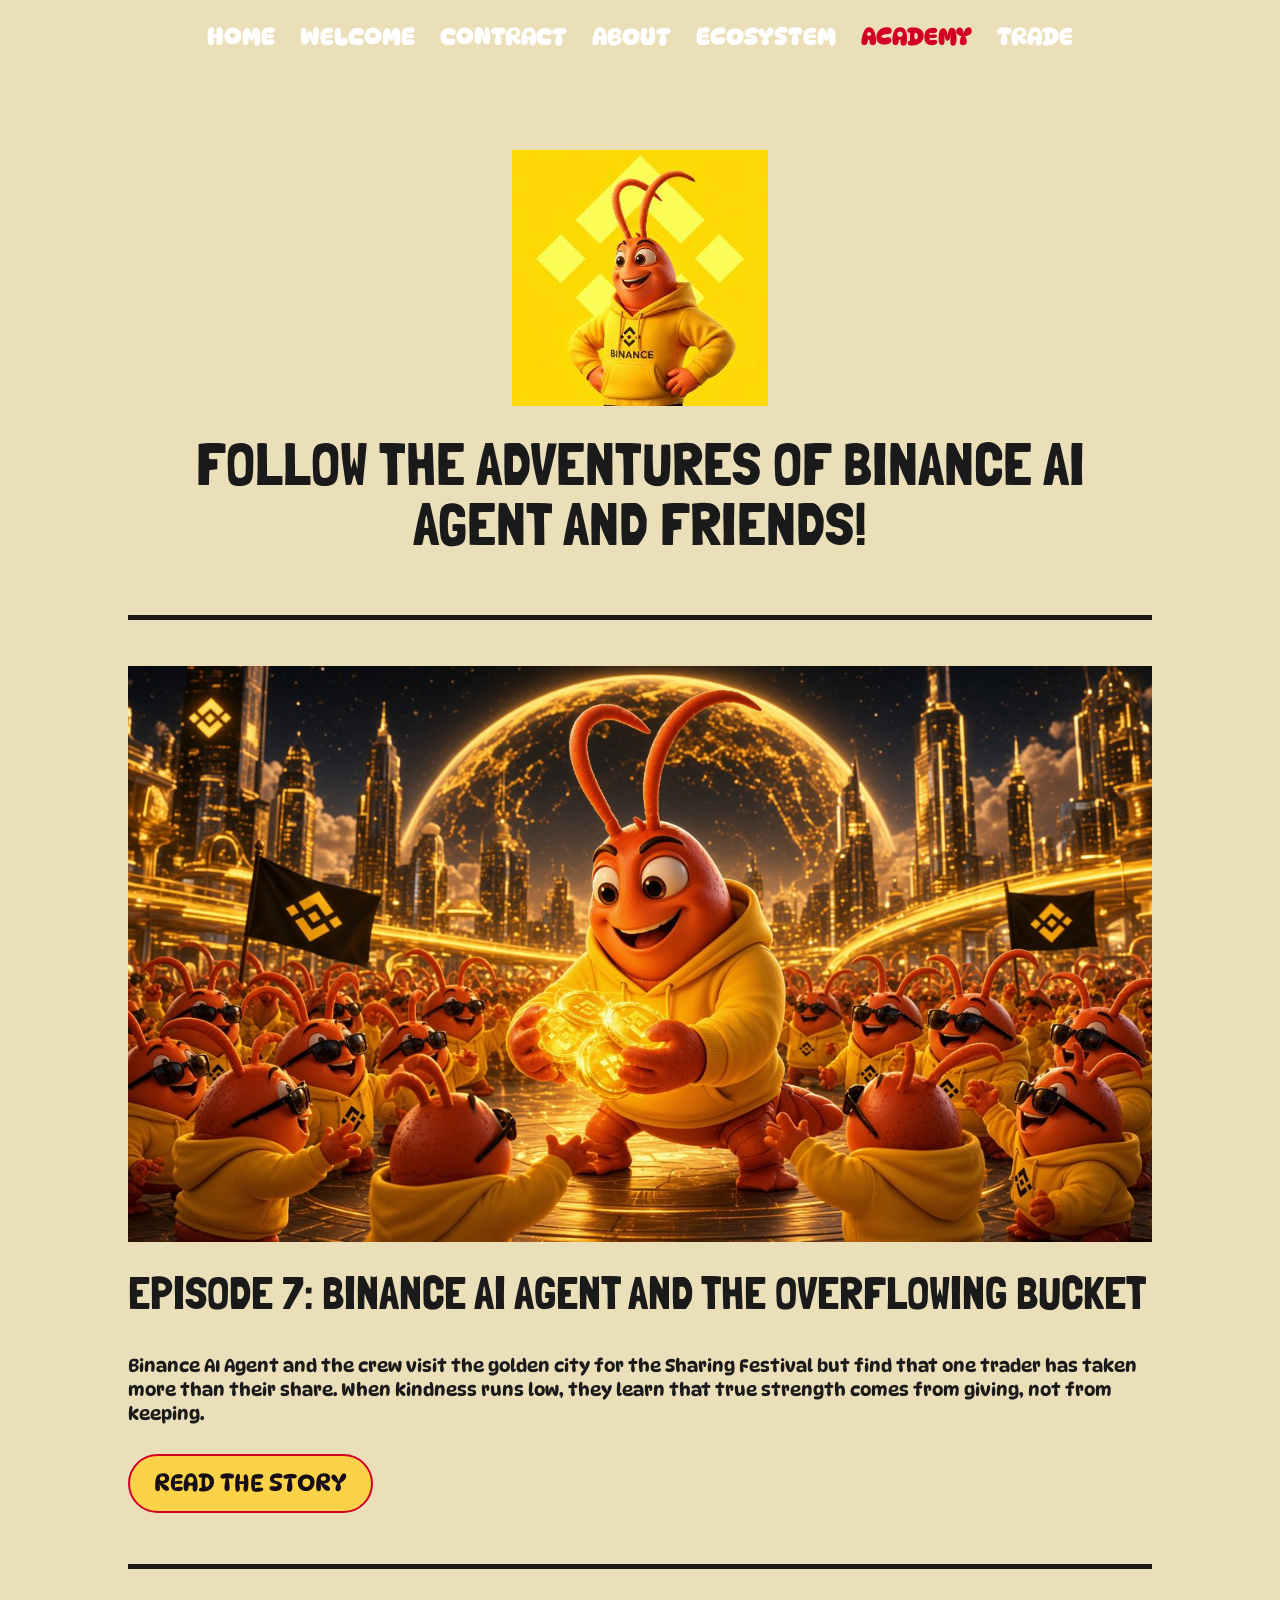
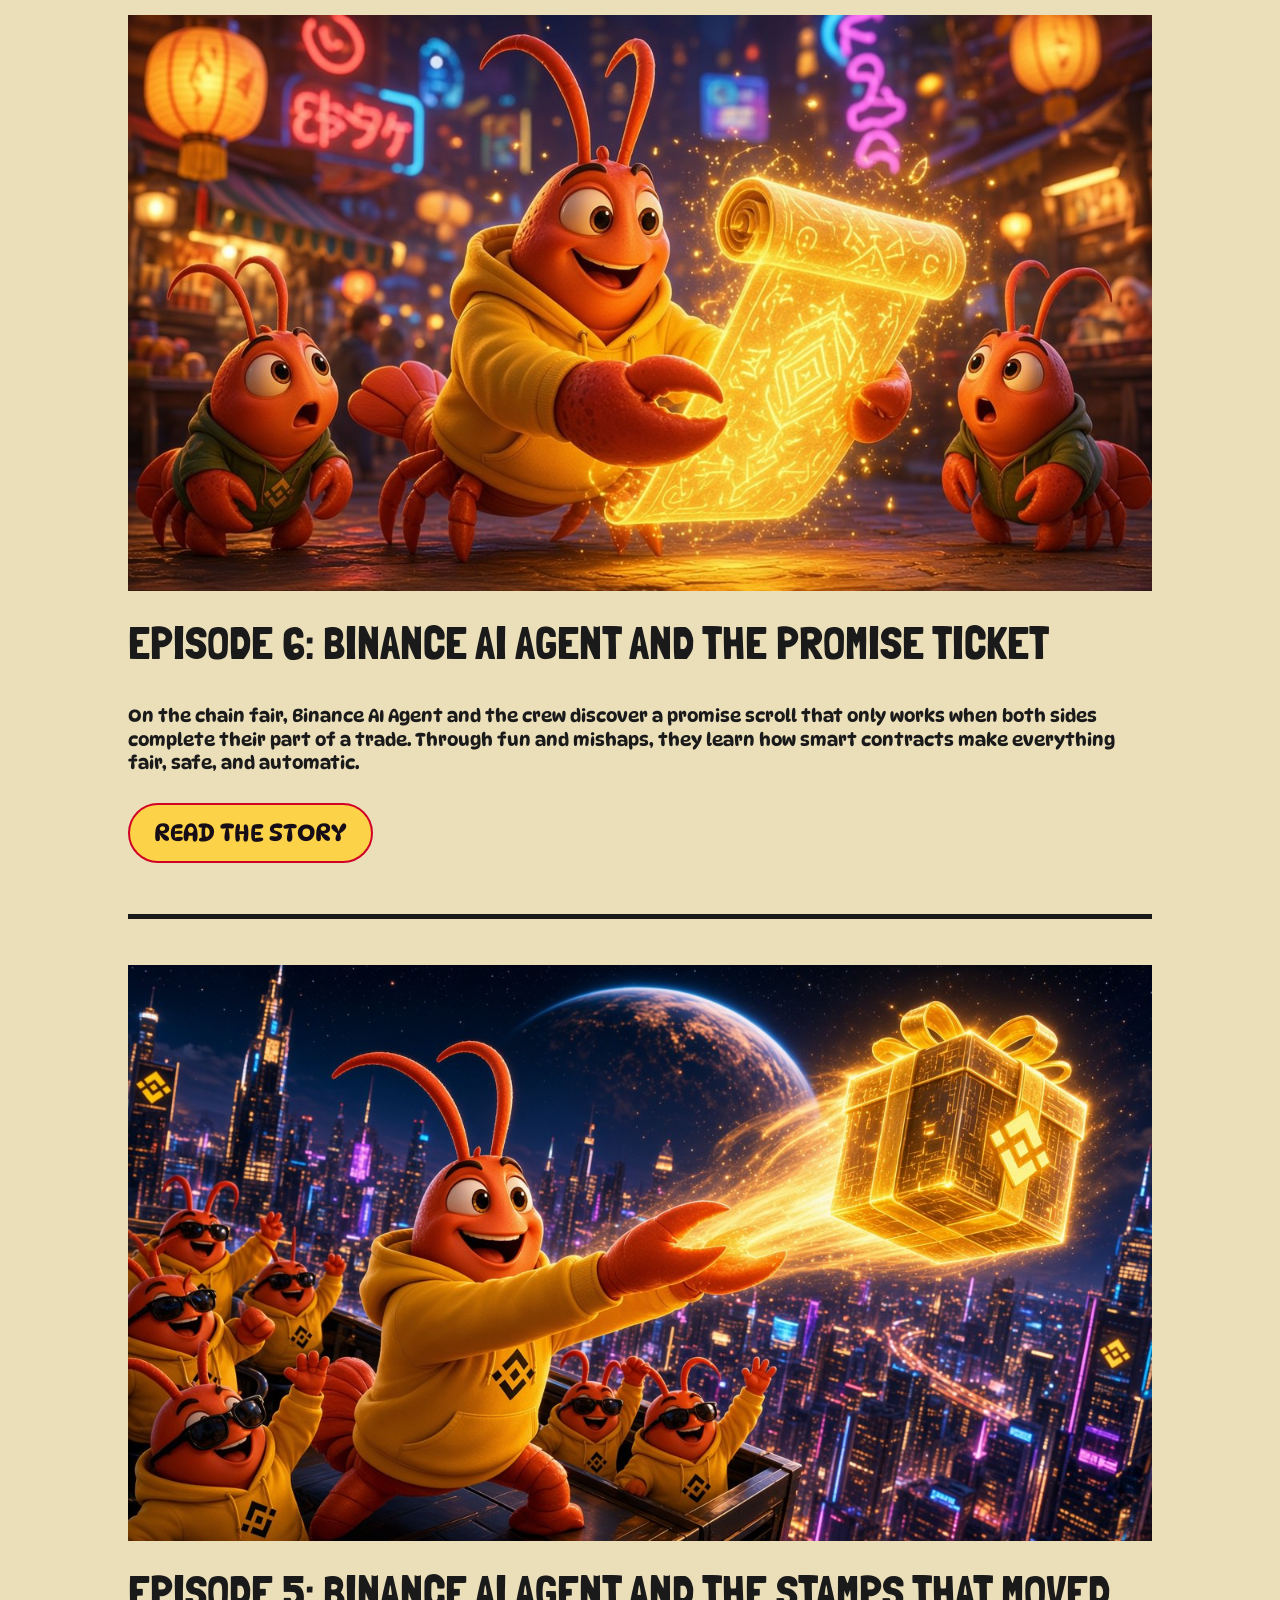
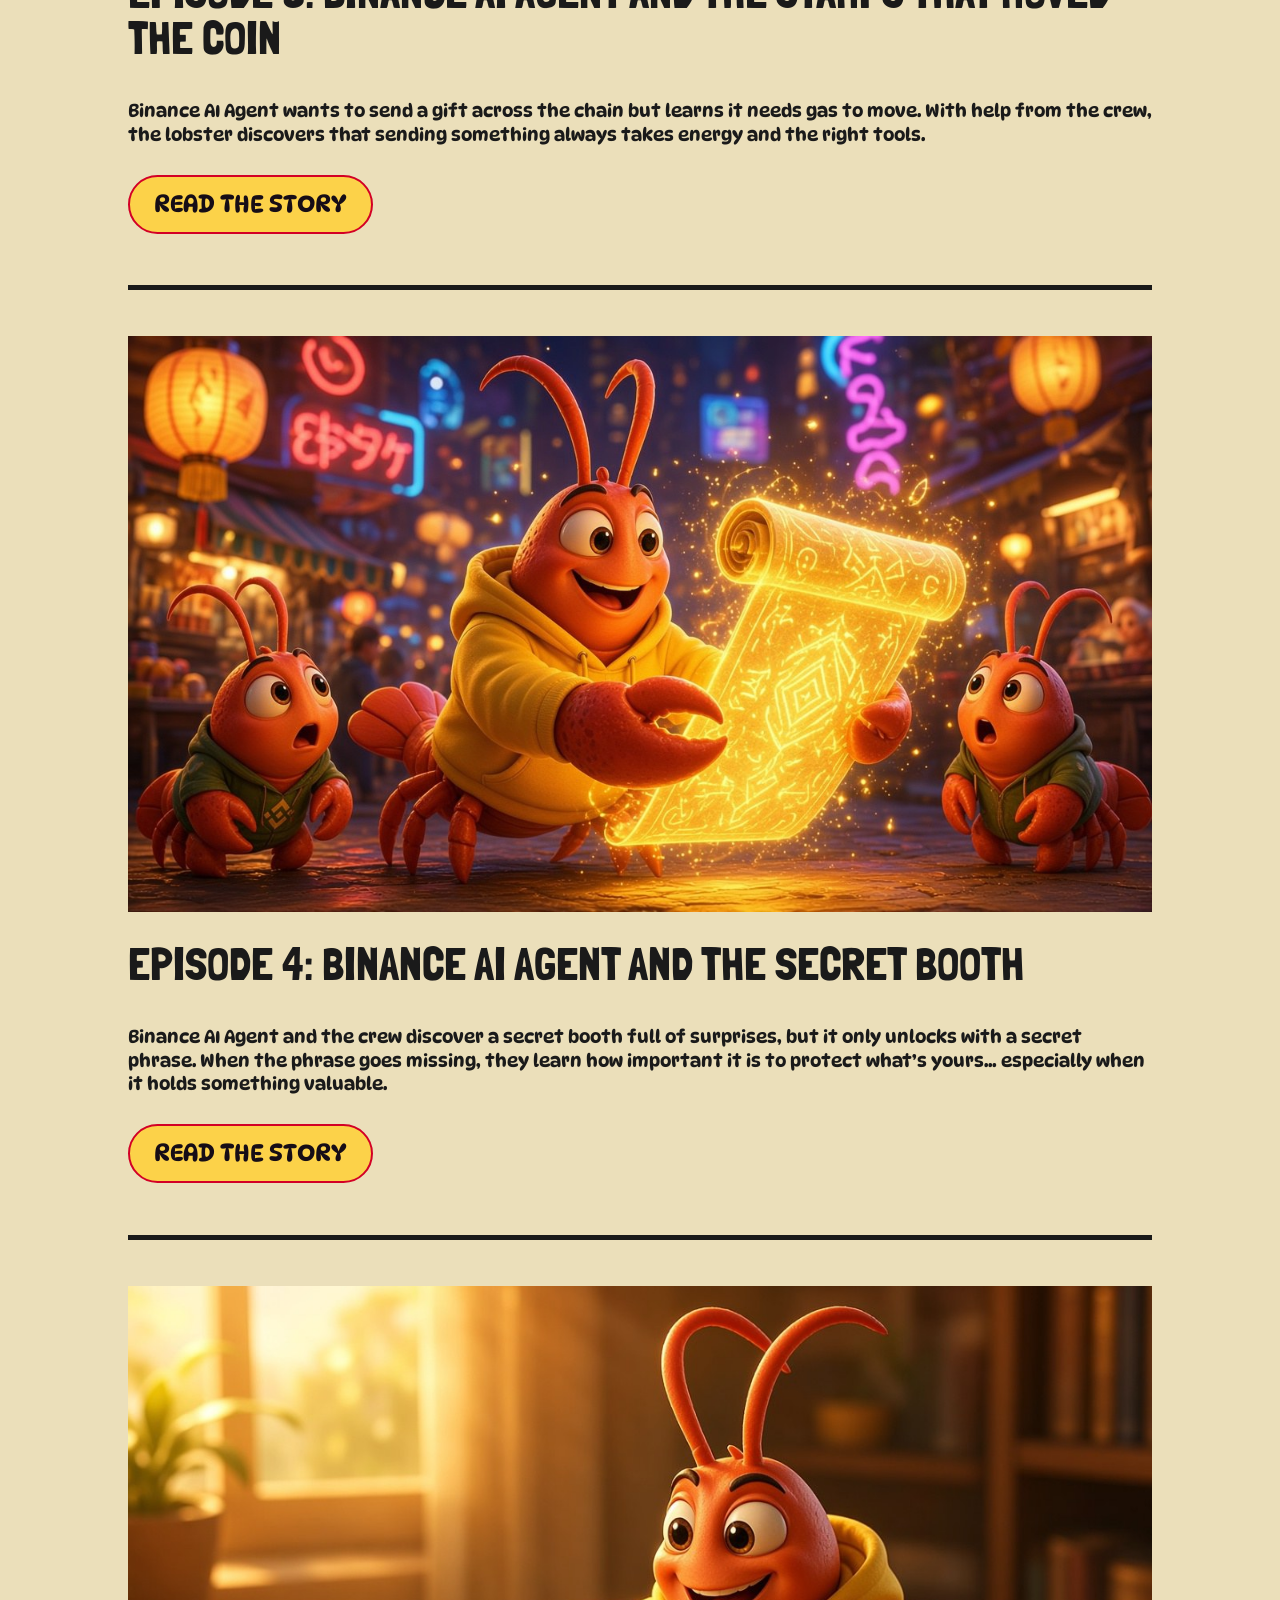
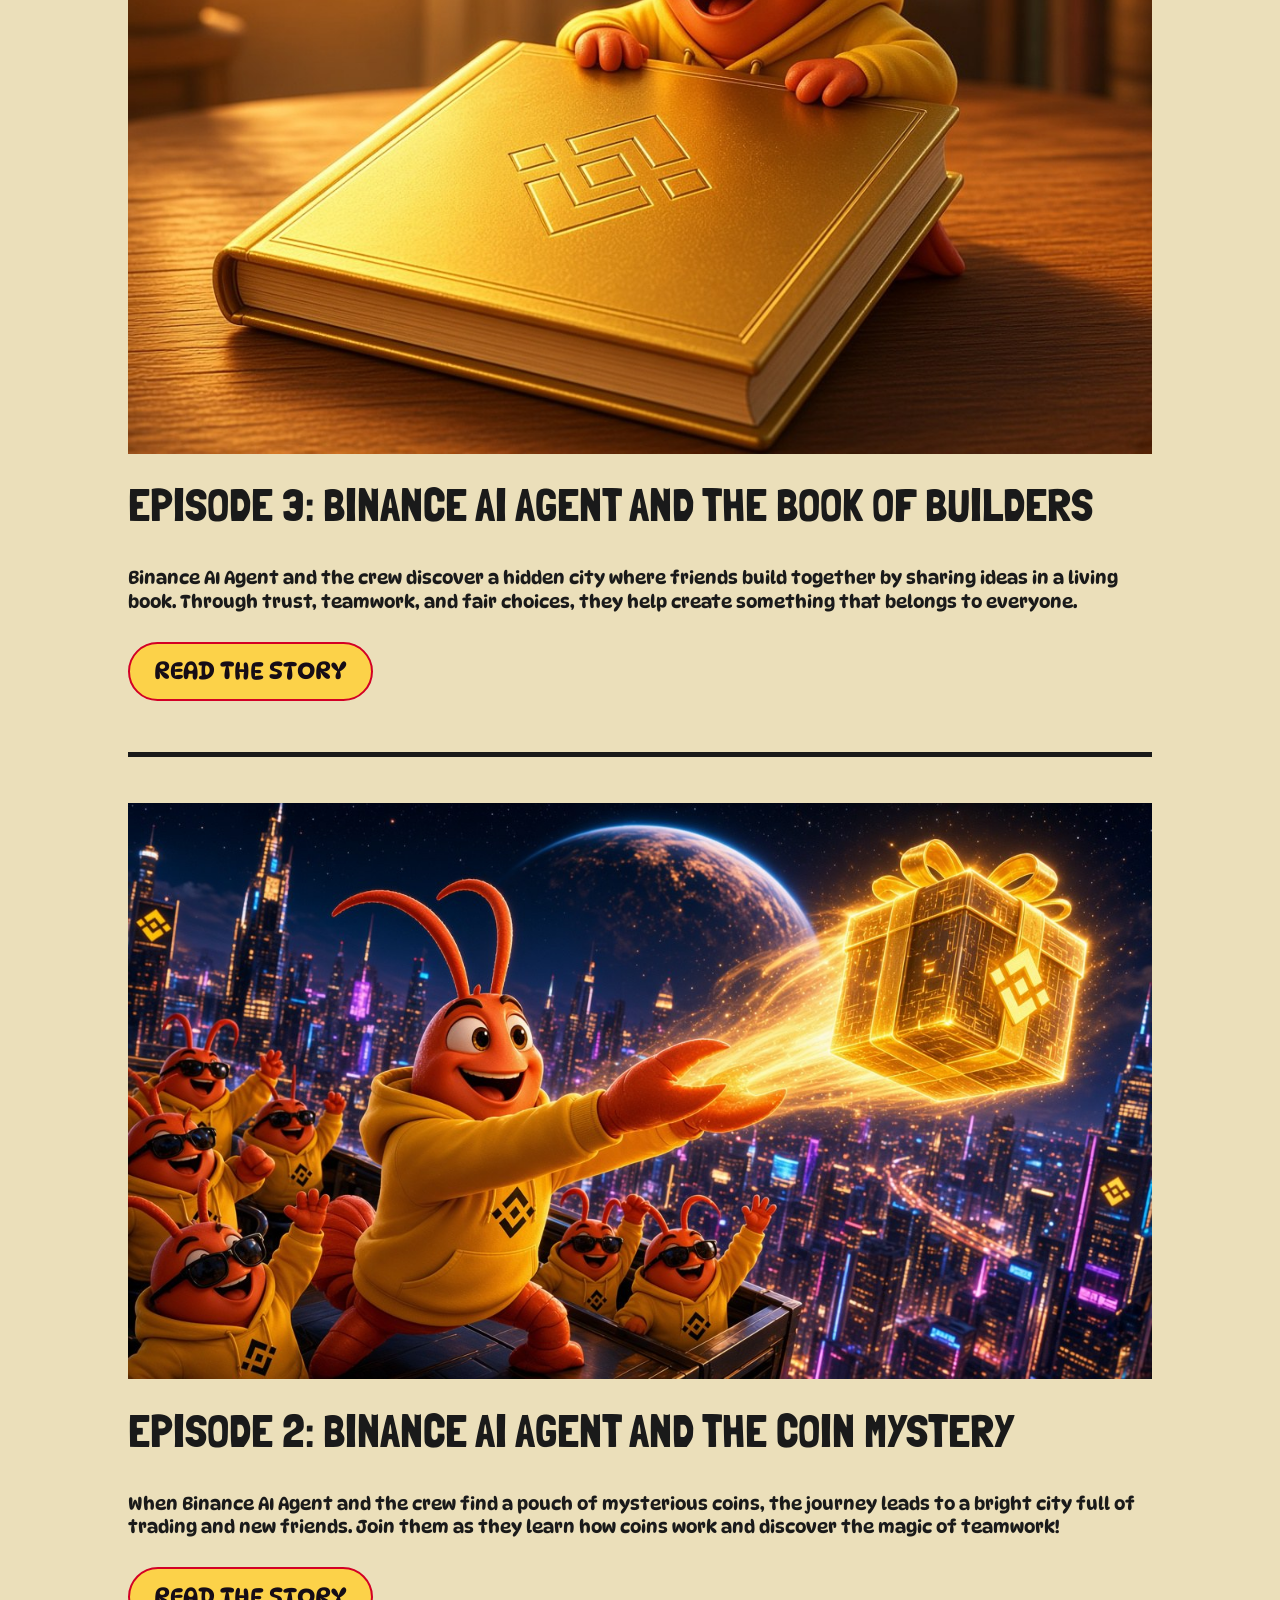
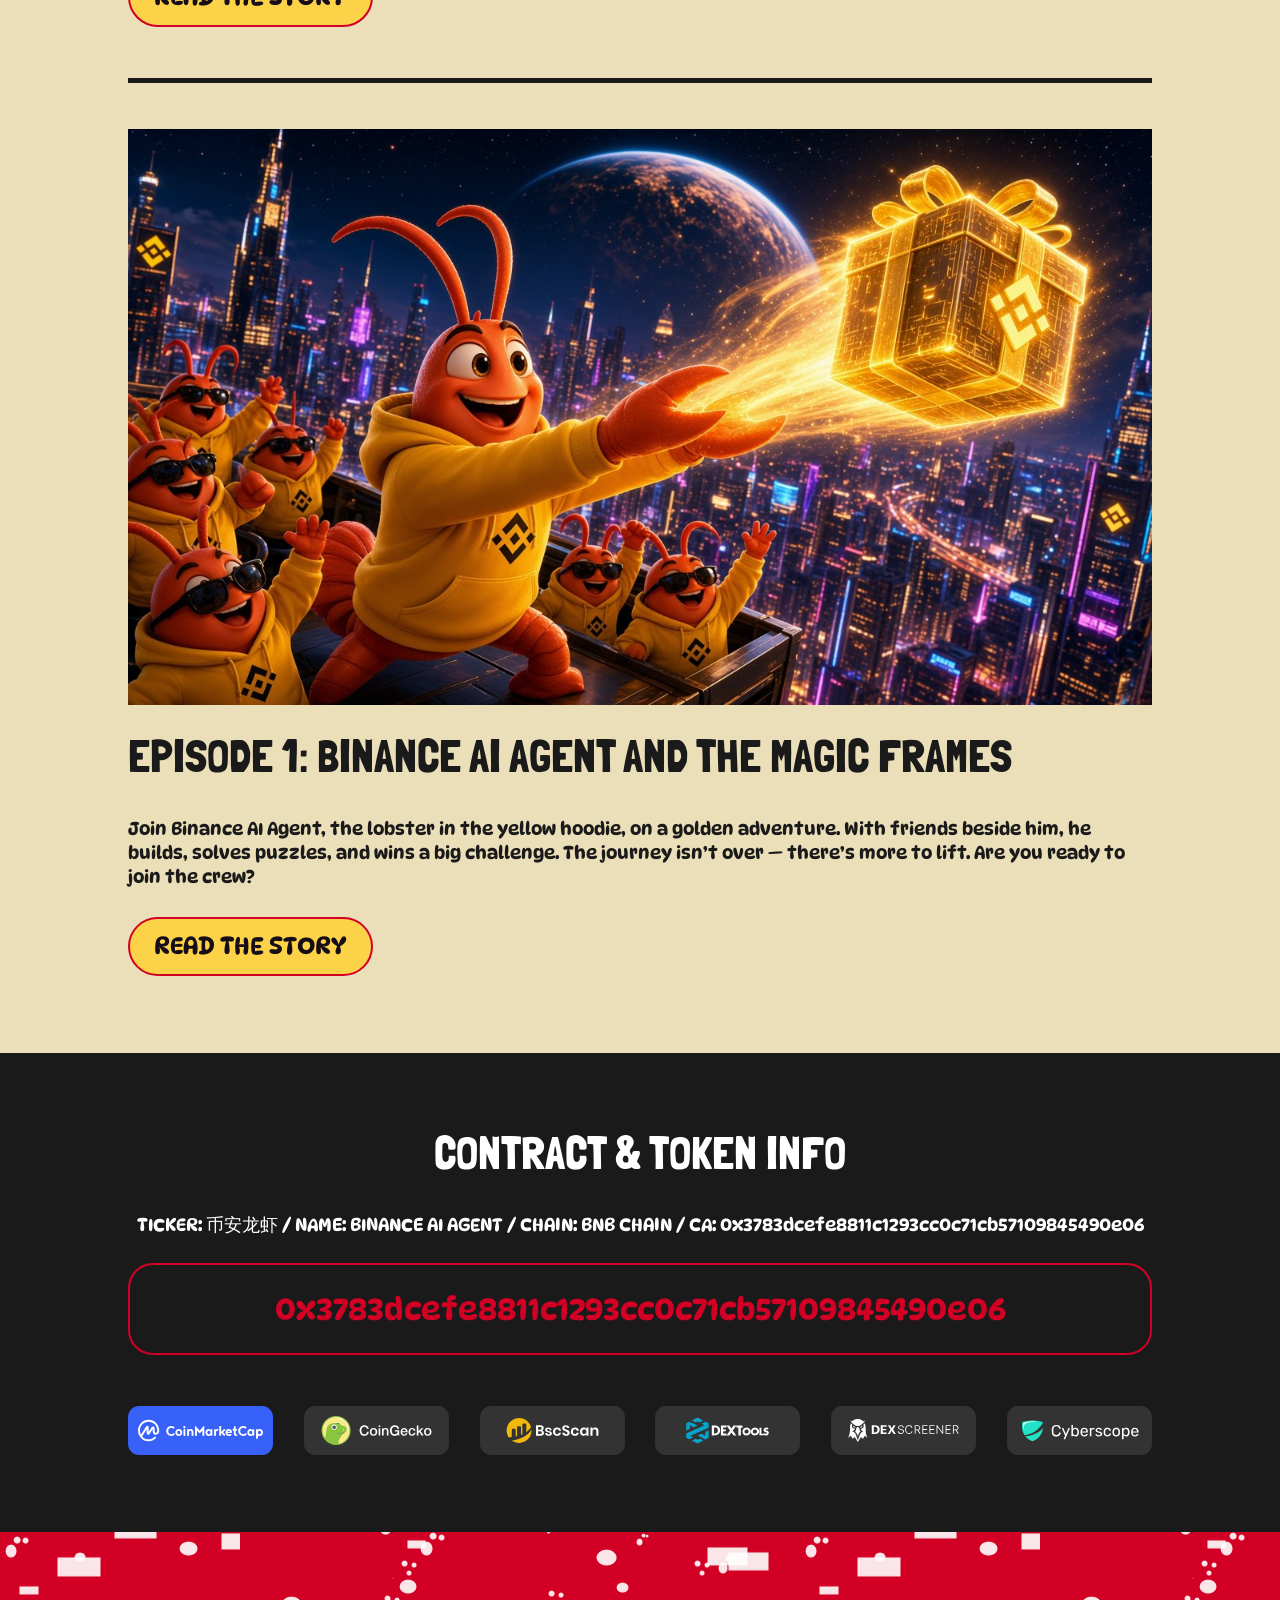
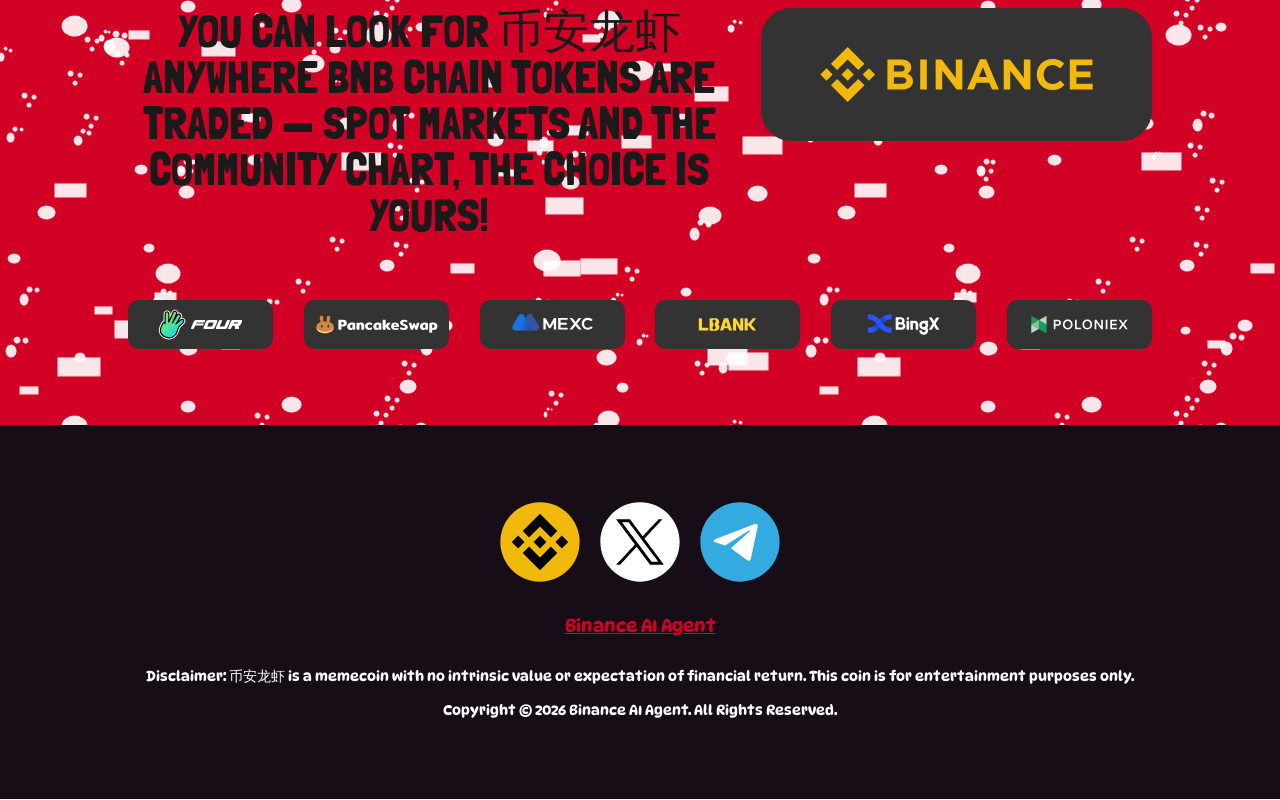
<file: academy/index.html>
<!DOCTYPE html>
<html lang="en-US">
<head>
	<meta charset="UTF-8" />
<meta http-equiv="X-UA-Compatible" content="IE=edge">
	<link rel="pingback" href="https://firstbroccoli.com/xmlrpc.php" />

	<script type="text/javascript">
		document.documentElement.className = 'js';
	</script>
	
	<title>Academy | Binance AI Agent</title><link rel="stylesheet" href="../wp-content/cache/min/1/f35c342107f26439f1f9e042b6e08339.css" media="all" data-minify="1" />
<style id="et-divi-open-sans-inline-css">/* Original: https://fonts.googleapis.com/css?family=Open+Sans:300italic,400italic,600italic,700italic,800italic,400,300,600,700,800&#038;subset=latin,latin-ext&#038;display=swap *//* User Agent: Mozilla/5.0 (Unknown; Linux x86_64) AppleWebKit/538.1 (KHTML, like Gecko) Safari/538.1 Daum/4.1 */@font-face {font-family: 'Open Sans';font-style: italic;font-weight: 300;font-stretch: normal;font-display: swap;src: url(../fonts.gstatic.com/s/opensans/v44/memQYaGs126MiZpBA-UFUIcVXSCEkx2cmqvXlWq8tWZ0Pw86hd0Rk5hkWV4exQ.ttf) format('truetype');}@font-face {font-family: 'Open Sans';font-style: italic;font-weight: 400;font-stretch: normal;font-display: swap;src: url(../fonts.gstatic.com/s/opensans/v44/memQYaGs126MiZpBA-UFUIcVXSCEkx2cmqvXlWq8tWZ0Pw86hd0Rk8ZkWV4exQ.ttf) format('truetype');}@font-face {font-family: 'Open Sans';font-style: italic;font-weight: 600;font-stretch: normal;font-display: swap;src: url(../fonts.gstatic.com/s/opensans/v44/memQYaGs126MiZpBA-UFUIcVXSCEkx2cmqvXlWq8tWZ0Pw86hd0RkxhjWV4exQ.ttf) format('truetype');}@font-face {font-family: 'Open Sans';font-style: italic;font-weight: 700;font-stretch: normal;font-display: swap;src: url(../fonts.gstatic.com/s/opensans/v44/memQYaGs126MiZpBA-UFUIcVXSCEkx2cmqvXlWq8tWZ0Pw86hd0RkyFjWV4exQ.ttf) format('truetype');}@font-face {font-family: 'Open Sans';font-style: italic;font-weight: 800;font-stretch: normal;font-display: swap;src: url(../fonts.gstatic.com/s/opensans/v44/memQYaGs126MiZpBA-UFUIcVXSCEkx2cmqvXlWq8tWZ0Pw86hd0Rk0ZjWV4exQ.ttf) format('truetype');}@font-face {font-family: 'Open Sans';font-style: normal;font-weight: 300;font-stretch: normal;font-display: swap;src: url(../fonts.gstatic.com/s/opensans/v44/memSYaGs126MiZpBA-UvWbX2vVnXBbObj2OVZyOOSr4dVJWUgsiH0B4uaVc.ttf) format('truetype');}@font-face {font-family: 'Open Sans';font-style: normal;font-weight: 400;font-stretch: normal;font-display: swap;src: url(../fonts.gstatic.com/s/opensans/v44/memSYaGs126MiZpBA-UvWbX2vVnXBbObj2OVZyOOSr4dVJWUgsjZ0B4uaVc.ttf) format('truetype');}@font-face {font-family: 'Open Sans';font-style: normal;font-weight: 600;font-stretch: normal;font-display: swap;src: url(../fonts.gstatic.com/s/opensans/v44/memSYaGs126MiZpBA-UvWbX2vVnXBbObj2OVZyOOSr4dVJWUgsgH1x4uaVc.ttf) format('truetype');}@font-face {font-family: 'Open Sans';font-style: normal;font-weight: 700;font-stretch: normal;font-display: swap;src: url(../fonts.gstatic.com/s/opensans/v44/memSYaGs126MiZpBA-UvWbX2vVnXBbObj2OVZyOOSr4dVJWUgsg-1x4uaVc.ttf) format('truetype');}@font-face {font-family: 'Open Sans';font-style: normal;font-weight: 800;font-stretch: normal;font-display: swap;src: url(../fonts.gstatic.com/s/opensans/v44/memSYaGs126MiZpBA-UvWbX2vVnXBbObj2OVZyOOSr4dVJWUgshZ1x4uaVc.ttf) format('truetype');}/* User Agent: Mozilla/5.0 (Windows NT 6.1; WOW64; rv:27.0) Gecko/20100101 Firefox/27.0 */@font-face {font-family: 'Open Sans';font-style: italic;font-weight: 300;font-stretch: normal;font-display: swap;src: url(../fonts.gstatic.com/s/opensans/v44/memQYaGs126MiZpBA-UFUIcVXSCEkx2cmqvXlWq8tWZ0Pw86hd0Rk5hkWV4exg.woff) format('woff');}@font-face {font-family: 'Open Sans';font-style: italic;font-weight: 400;font-stretch: normal;font-display: swap;src: url(../fonts.gstatic.com/s/opensans/v44/memQYaGs126MiZpBA-UFUIcVXSCEkx2cmqvXlWq8tWZ0Pw86hd0Rk8ZkWV4exg.woff) format('woff');}@font-face {font-family: 'Open Sans';font-style: italic;font-weight: 600;font-stretch: normal;font-display: swap;src: url(../fonts.gstatic.com/s/opensans/v44/memQYaGs126MiZpBA-UFUIcVXSCEkx2cmqvXlWq8tWZ0Pw86hd0RkxhjWV4exg.woff) format('woff');}@font-face {font-family: 'Open Sans';font-style: italic;font-weight: 700;font-stretch: normal;font-display: swap;src: url(../fonts.gstatic.com/s/opensans/v44/memQYaGs126MiZpBA-UFUIcVXSCEkx2cmqvXlWq8tWZ0Pw86hd0RkyFjWV4exg.woff) format('woff');}@font-face {font-family: 'Open Sans';font-style: italic;font-weight: 800;font-stretch: normal;font-display: swap;src: url(../fonts.gstatic.com/s/opensans/v44/memQYaGs126MiZpBA-UFUIcVXSCEkx2cmqvXlWq8tWZ0Pw86hd0Rk0ZjWV4exg.woff) format('woff');}@font-face {font-family: 'Open Sans';font-style: normal;font-weight: 300;font-stretch: normal;font-display: swap;src: url(../fonts.gstatic.com/s/opensans/v44/memSYaGs126MiZpBA-UvWbX2vVnXBbObj2OVZyOOSr4dVJWUgsiH0B4uaVQ.woff) format('woff');}@font-face {font-family: 'Open Sans';font-style: normal;font-weight: 400;font-stretch: normal;font-display: swap;src: url(../fonts.gstatic.com/s/opensans/v44/memSYaGs126MiZpBA-UvWbX2vVnXBbObj2OVZyOOSr4dVJWUgsjZ0B4uaVQ.woff) format('woff');}@font-face {font-family: 'Open Sans';font-style: normal;font-weight: 600;font-stretch: normal;font-display: swap;src: url(../fonts.gstatic.com/s/opensans/v44/memSYaGs126MiZpBA-UvWbX2vVnXBbObj2OVZyOOSr4dVJWUgsgH1x4uaVQ.woff) format('woff');}@font-face {font-family: 'Open Sans';font-style: normal;font-weight: 700;font-stretch: normal;font-display: swap;src: url(../fonts.gstatic.com/s/opensans/v44/memSYaGs126MiZpBA-UvWbX2vVnXBbObj2OVZyOOSr4dVJWUgsg-1x4uaVQ.woff) format('woff');}@font-face {font-family: 'Open Sans';font-style: normal;font-weight: 800;font-stretch: normal;font-display: swap;src: url(../fonts.gstatic.com/s/opensans/v44/memSYaGs126MiZpBA-UvWbX2vVnXBbObj2OVZyOOSr4dVJWUgshZ1x4uaVQ.woff) format('woff');}/* User Agent: Mozilla/5.0 (Windows NT 6.3; rv:39.0) Gecko/20100101 Firefox/39.0 */@font-face {font-family: 'Open Sans';font-style: italic;font-weight: 300;font-stretch: normal;font-display: swap;src: url(../fonts.gstatic.com/s/opensans/v44/memQYaGs126MiZpBA-UFUIcVXSCEkx2cmqvXlWq8tWZ0Pw86hd0Rk5hkWV4ewA.woff2) format('woff2');}@font-face {font-family: 'Open Sans';font-style: italic;font-weight: 400;font-stretch: normal;font-display: swap;src: url(../fonts.gstatic.com/s/opensans/v44/memQYaGs126MiZpBA-UFUIcVXSCEkx2cmqvXlWq8tWZ0Pw86hd0Rk8ZkWV4ewA.woff2) format('woff2');}@font-face {font-family: 'Open Sans';font-style: italic;font-weight: 600;font-stretch: normal;font-display: swap;src: url(../fonts.gstatic.com/s/opensans/v44/memQYaGs126MiZpBA-UFUIcVXSCEkx2cmqvXlWq8tWZ0Pw86hd0RkxhjWV4ewA.woff2) format('woff2');}@font-face {font-family: 'Open Sans';font-style: italic;font-weight: 700;font-stretch: normal;font-display: swap;src: url(../fonts.gstatic.com/s/opensans/v44/memQYaGs126MiZpBA-UFUIcVXSCEkx2cmqvXlWq8tWZ0Pw86hd0RkyFjWV4ewA.woff2) format('woff2');}@font-face {font-family: 'Open Sans';font-style: italic;font-weight: 800;font-stretch: normal;font-display: swap;src: url(../fonts.gstatic.com/s/opensans/v44/memQYaGs126MiZpBA-UFUIcVXSCEkx2cmqvXlWq8tWZ0Pw86hd0Rk0ZjWV4ewA.woff2) format('woff2');}@font-face {font-family: 'Open Sans';font-style: normal;font-weight: 300;font-stretch: normal;font-display: swap;src: url(../fonts.gstatic.com/s/opensans/v44/memSYaGs126MiZpBA-UvWbX2vVnXBbObj2OVZyOOSr4dVJWUgsiH0B4uaVI.woff2) format('woff2');}@font-face {font-family: 'Open Sans';font-style: normal;font-weight: 400;font-stretch: normal;font-display: swap;src: url(../fonts.gstatic.com/s/opensans/v44/memSYaGs126MiZpBA-UvWbX2vVnXBbObj2OVZyOOSr4dVJWUgsjZ0B4uaVI.woff2) format('woff2');}@font-face {font-family: 'Open Sans';font-style: normal;font-weight: 600;font-stretch: normal;font-display: swap;src: url(../fonts.gstatic.com/s/opensans/v44/memSYaGs126MiZpBA-UvWbX2vVnXBbObj2OVZyOOSr4dVJWUgsgH1x4uaVI.woff2) format('woff2');}@font-face {font-family: 'Open Sans';font-style: normal;font-weight: 700;font-stretch: normal;font-display: swap;src: url(../fonts.gstatic.com/s/opensans/v44/memSYaGs126MiZpBA-UvWbX2vVnXBbObj2OVZyOOSr4dVJWUgsg-1x4uaVI.woff2) format('woff2');}@font-face {font-family: 'Open Sans';font-style: normal;font-weight: 800;font-stretch: normal;font-display: swap;src: url(../fonts.gstatic.com/s/opensans/v44/memSYaGs126MiZpBA-UvWbX2vVnXBbObj2OVZyOOSr4dVJWUgshZ1x4uaVI.woff2) format('woff2');}</style><style id="et-builder-googlefonts-cached-inline">/* Original: https://fonts.googleapis.com/css?family=Open+Sans:300,regular,500,600,700,800,300italic,italic,500italic,600italic,700italic,800italic|DynaPuff:regular,500,600,700|Londrina+Solid:100,300,regular,900&#038;subset=latin,latin-ext&#038;display=swap *//* User Agent: Mozilla/5.0 (Unknown; Linux x86_64) AppleWebKit/538.1 (KHTML, like Gecko) Safari/538.1 Daum/4.1 */@font-face {font-family: 'DynaPuff';font-style: normal;font-weight: 400;font-stretch: normal;font-display: swap;src: url(../fonts.gstatic.com/s/dynapuff/v9/z7N5dRvsZDIVHbYPMhZJ3HQ83UaSu4uhr7-ZFeoYkgAr1x8RSxYu2YHhTQ.ttf) format('truetype');}@font-face {font-family: 'DynaPuff';font-style: normal;font-weight: 500;font-stretch: normal;font-display: swap;src: url(../fonts.gstatic.com/s/dynapuff/v9/z7N5dRvsZDIVHbYPMhZJ3HQ83UaSu4uhr7-ZFeoYkgAr1x8RSyQu2YHhTQ.ttf) format('truetype');}@font-face {font-family: 'DynaPuff';font-style: normal;font-weight: 600;font-stretch: normal;font-display: swap;src: url(../fonts.gstatic.com/s/dynapuff/v9/z7N5dRvsZDIVHbYPMhZJ3HQ83UaSu4uhr7-ZFeoYkgAr1x8RS8gp2YHhTQ.ttf) format('truetype');}@font-face {font-family: 'DynaPuff';font-style: normal;font-weight: 700;font-stretch: normal;font-display: swap;src: url(../fonts.gstatic.com/s/dynapuff/v9/z7N5dRvsZDIVHbYPMhZJ3HQ83UaSu4uhr7-ZFeoYkgAr1x8RS_Ep2YHhTQ.ttf) format('truetype');}@font-face {font-family: 'Londrina Solid';font-style: normal;font-weight: 100;font-display: swap;src: url(../fonts.gstatic.com/s/londrinasolid/v19/flUjRq6sw40kQEJxWNgkLuudGfs9GBEUtQ.ttf) format('truetype');}@font-face {font-family: 'Londrina Solid';font-style: normal;font-weight: 300;font-display: swap;src: url(../fonts.gstatic.com/s/londrinasolid/v19/flUiRq6sw40kQEJxWNgkLuudGfv1CgYzlZk.ttf) format('truetype');}@font-face {font-family: 'Londrina Solid';font-style: normal;font-weight: 400;font-display: swap;src: url(../fonts.gstatic.com/s/londrinasolid/v19/flUhRq6sw40kQEJxWNgkLuudGfNeKBY.ttf) format('truetype');}@font-face {font-family: 'Londrina Solid';font-style: normal;font-weight: 900;font-display: swap;src: url(../fonts.gstatic.com/s/londrinasolid/v19/flUiRq6sw40kQEJxWNgkLuudGfvdDwYzlZk.ttf) format('truetype');}@font-face {font-family: 'Open Sans';font-style: italic;font-weight: 300;font-stretch: normal;font-display: swap;src: url(../fonts.gstatic.com/s/opensans/v44/memQYaGs126MiZpBA-UFUIcVXSCEkx2cmqvXlWq8tWZ0Pw86hd0Rk5hkWV4exQ.ttf) format('truetype');}@font-face {font-family: 'Open Sans';font-style: italic;font-weight: 400;font-stretch: normal;font-display: swap;src: url(../fonts.gstatic.com/s/opensans/v44/memQYaGs126MiZpBA-UFUIcVXSCEkx2cmqvXlWq8tWZ0Pw86hd0Rk8ZkWV4exQ.ttf) format('truetype');}@font-face {font-family: 'Open Sans';font-style: italic;font-weight: 500;font-stretch: normal;font-display: swap;src: url(../fonts.gstatic.com/s/opensans/v44/memQYaGs126MiZpBA-UFUIcVXSCEkx2cmqvXlWq8tWZ0Pw86hd0Rk_RkWV4exQ.ttf) format('truetype');}@font-face {font-family: 'Open Sans';font-style: italic;font-weight: 600;font-stretch: normal;font-display: swap;src: url(../fonts.gstatic.com/s/opensans/v44/memQYaGs126MiZpBA-UFUIcVXSCEkx2cmqvXlWq8tWZ0Pw86hd0RkxhjWV4exQ.ttf) format('truetype');}@font-face {font-family: 'Open Sans';font-style: italic;font-weight: 700;font-stretch: normal;font-display: swap;src: url(../fonts.gstatic.com/s/opensans/v44/memQYaGs126MiZpBA-UFUIcVXSCEkx2cmqvXlWq8tWZ0Pw86hd0RkyFjWV4exQ.ttf) format('truetype');}@font-face {font-family: 'Open Sans';font-style: italic;font-weight: 800;font-stretch: normal;font-display: swap;src: url(../fonts.gstatic.com/s/opensans/v44/memQYaGs126MiZpBA-UFUIcVXSCEkx2cmqvXlWq8tWZ0Pw86hd0Rk0ZjWV4exQ.ttf) format('truetype');}@font-face {font-family: 'Open Sans';font-style: normal;font-weight: 300;font-stretch: normal;font-display: swap;src: url(../fonts.gstatic.com/s/opensans/v44/memSYaGs126MiZpBA-UvWbX2vVnXBbObj2OVZyOOSr4dVJWUgsiH0B4uaVc.ttf) format('truetype');}@font-face {font-family: 'Open Sans';font-style: normal;font-weight: 400;font-stretch: normal;font-display: swap;src: url(../fonts.gstatic.com/s/opensans/v44/memSYaGs126MiZpBA-UvWbX2vVnXBbObj2OVZyOOSr4dVJWUgsjZ0B4uaVc.ttf) format('truetype');}@font-face {font-family: 'Open Sans';font-style: normal;font-weight: 500;font-stretch: normal;font-display: swap;src: url(../fonts.gstatic.com/s/opensans/v44/memSYaGs126MiZpBA-UvWbX2vVnXBbObj2OVZyOOSr4dVJWUgsjr0B4uaVc.ttf) format('truetype');}@font-face {font-family: 'Open Sans';font-style: normal;font-weight: 600;font-stretch: normal;font-display: swap;src: url(../fonts.gstatic.com/s/opensans/v44/memSYaGs126MiZpBA-UvWbX2vVnXBbObj2OVZyOOSr4dVJWUgsgH1x4uaVc.ttf) format('truetype');}@font-face {font-family: 'Open Sans';font-style: normal;font-weight: 700;font-stretch: normal;font-display: swap;src: url(../fonts.gstatic.com/s/opensans/v44/memSYaGs126MiZpBA-UvWbX2vVnXBbObj2OVZyOOSr4dVJWUgsg-1x4uaVc.ttf) format('truetype');}@font-face {font-family: 'Open Sans';font-style: normal;font-weight: 800;font-stretch: normal;font-display: swap;src: url(../fonts.gstatic.com/s/opensans/v44/memSYaGs126MiZpBA-UvWbX2vVnXBbObj2OVZyOOSr4dVJWUgshZ1x4uaVc.ttf) format('truetype');}/* User Agent: Mozilla/5.0 (Windows NT 6.1; WOW64; rv:27.0) Gecko/20100101 Firefox/27.0 */@font-face {font-family: 'DynaPuff';font-style: normal;font-weight: 400;font-stretch: normal;font-display: swap;src: url(../fonts.gstatic.com/s/dynapuff/v9/z7N5dRvsZDIVHbYPMhZJ3HQ83UaSu4uhr7-ZFeoYkgAr1x8RSxYu2YHhTg.woff) format('woff');}@font-face {font-family: 'DynaPuff';font-style: normal;font-weight: 500;font-stretch: normal;font-display: swap;src: url(../fonts.gstatic.com/s/dynapuff/v9/z7N5dRvsZDIVHbYPMhZJ3HQ83UaSu4uhr7-ZFeoYkgAr1x8RSyQu2YHhTg.woff) format('woff');}@font-face {font-family: 'DynaPuff';font-style: normal;font-weight: 600;font-stretch: normal;font-display: swap;src: url(../fonts.gstatic.com/s/dynapuff/v9/z7N5dRvsZDIVHbYPMhZJ3HQ83UaSu4uhr7-ZFeoYkgAr1x8RS8gp2YHhTg.woff) format('woff');}@font-face {font-family: 'DynaPuff';font-style: normal;font-weight: 700;font-stretch: normal;font-display: swap;src: url(../fonts.gstatic.com/s/dynapuff/v9/z7N5dRvsZDIVHbYPMhZJ3HQ83UaSu4uhr7-ZFeoYkgAr1x8RS_Ep2YHhTg.woff) format('woff');}@font-face {font-family: 'Londrina Solid';font-style: normal;font-weight: 100;font-display: swap;src: url(../fonts.gstatic.com/s/londrinasolid/v19/flUjRq6sw40kQEJxWNgkLuudGfs9GBEUtg.woff) format('woff');}@font-face {font-family: 'Londrina Solid';font-style: normal;font-weight: 300;font-display: swap;src: url(../fonts.gstatic.com/s/londrinasolid/v19/flUiRq6sw40kQEJxWNgkLuudGfv1CgYzlZo.woff) format('woff');}@font-face {font-family: 'Londrina Solid';font-style: normal;font-weight: 400;font-display: swap;src: url(../fonts.gstatic.com/s/londrinasolid/v19/flUhRq6sw40kQEJxWNgkLuudGfNeKBU.woff) format('woff');}@font-face {font-family: 'Londrina Solid';font-style: normal;font-weight: 900;font-display: swap;src: url(../fonts.gstatic.com/s/londrinasolid/v19/flUiRq6sw40kQEJxWNgkLuudGfvdDwYzlZo.woff) format('woff');}@font-face {font-family: 'Open Sans';font-style: italic;font-weight: 300;font-stretch: normal;font-display: swap;src: url(../fonts.gstatic.com/s/opensans/v44/memQYaGs126MiZpBA-UFUIcVXSCEkx2cmqvXlWq8tWZ0Pw86hd0Rk5hkWV4exg.woff) format('woff');}@font-face {font-family: 'Open Sans';font-style: italic;font-weight: 400;font-stretch: normal;font-display: swap;src: url(../fonts.gstatic.com/s/opensans/v44/memQYaGs126MiZpBA-UFUIcVXSCEkx2cmqvXlWq8tWZ0Pw86hd0Rk8ZkWV4exg.woff) format('woff');}@font-face {font-family: 'Open Sans';font-style: italic;font-weight: 500;font-stretch: normal;font-display: swap;src: url(../fonts.gstatic.com/s/opensans/v44/memQYaGs126MiZpBA-UFUIcVXSCEkx2cmqvXlWq8tWZ0Pw86hd0Rk_RkWV4exg.woff) format('woff');}@font-face {font-family: 'Open Sans';font-style: italic;font-weight: 600;font-stretch: normal;font-display: swap;src: url(../fonts.gstatic.com/s/opensans/v44/memQYaGs126MiZpBA-UFUIcVXSCEkx2cmqvXlWq8tWZ0Pw86hd0RkxhjWV4exg.woff) format('woff');}@font-face {font-family: 'Open Sans';font-style: italic;font-weight: 700;font-stretch: normal;font-display: swap;src: url(../fonts.gstatic.com/s/opensans/v44/memQYaGs126MiZpBA-UFUIcVXSCEkx2cmqvXlWq8tWZ0Pw86hd0RkyFjWV4exg.woff) format('woff');}@font-face {font-family: 'Open Sans';font-style: italic;font-weight: 800;font-stretch: normal;font-display: swap;src: url(../fonts.gstatic.com/s/opensans/v44/memQYaGs126MiZpBA-UFUIcVXSCEkx2cmqvXlWq8tWZ0Pw86hd0Rk0ZjWV4exg.woff) format('woff');}@font-face {font-family: 'Open Sans';font-style: normal;font-weight: 300;font-stretch: normal;font-display: swap;src: url(../fonts.gstatic.com/s/opensans/v44/memSYaGs126MiZpBA-UvWbX2vVnXBbObj2OVZyOOSr4dVJWUgsiH0B4uaVQ.woff) format('woff');}@font-face {font-family: 'Open Sans';font-style: normal;font-weight: 400;font-stretch: normal;font-display: swap;src: url(../fonts.gstatic.com/s/opensans/v44/memSYaGs126MiZpBA-UvWbX2vVnXBbObj2OVZyOOSr4dVJWUgsjZ0B4uaVQ.woff) format('woff');}@font-face {font-family: 'Open Sans';font-style: normal;font-weight: 500;font-stretch: normal;font-display: swap;src: url(../fonts.gstatic.com/s/opensans/v44/memSYaGs126MiZpBA-UvWbX2vVnXBbObj2OVZyOOSr4dVJWUgsjr0B4uaVQ.woff) format('woff');}@font-face {font-family: 'Open Sans';font-style: normal;font-weight: 600;font-stretch: normal;font-display: swap;src: url(../fonts.gstatic.com/s/opensans/v44/memSYaGs126MiZpBA-UvWbX2vVnXBbObj2OVZyOOSr4dVJWUgsgH1x4uaVQ.woff) format('woff');}@font-face {font-family: 'Open Sans';font-style: normal;font-weight: 700;font-stretch: normal;font-display: swap;src: url(../fonts.gstatic.com/s/opensans/v44/memSYaGs126MiZpBA-UvWbX2vVnXBbObj2OVZyOOSr4dVJWUgsg-1x4uaVQ.woff) format('woff');}@font-face {font-family: 'Open Sans';font-style: normal;font-weight: 800;font-stretch: normal;font-display: swap;src: url(../fonts.gstatic.com/s/opensans/v44/memSYaGs126MiZpBA-UvWbX2vVnXBbObj2OVZyOOSr4dVJWUgshZ1x4uaVQ.woff) format('woff');}/* User Agent: Mozilla/5.0 (Windows NT 6.3; rv:39.0) Gecko/20100101 Firefox/39.0 */@font-face {font-family: 'DynaPuff';font-style: normal;font-weight: 400;font-stretch: normal;font-display: swap;src: url(../fonts.gstatic.com/s/dynapuff/v9/z7N5dRvsZDIVHbYPMhZJ3HQ83UaSu4uhr7-ZFeoYkgAr1x8RSxYu2YHhSA.woff2) format('woff2');}@font-face {font-family: 'DynaPuff';font-style: normal;font-weight: 500;font-stretch: normal;font-display: swap;src: url(../fonts.gstatic.com/s/dynapuff/v9/z7N5dRvsZDIVHbYPMhZJ3HQ83UaSu4uhr7-ZFeoYkgAr1x8RSyQu2YHhSA.woff2) format('woff2');}@font-face {font-family: 'DynaPuff';font-style: normal;font-weight: 600;font-stretch: normal;font-display: swap;src: url(../fonts.gstatic.com/s/dynapuff/v9/z7N5dRvsZDIVHbYPMhZJ3HQ83UaSu4uhr7-ZFeoYkgAr1x8RS8gp2YHhSA.woff2) format('woff2');}@font-face {font-family: 'DynaPuff';font-style: normal;font-weight: 700;font-stretch: normal;font-display: swap;src: url(../fonts.gstatic.com/s/dynapuff/v9/z7N5dRvsZDIVHbYPMhZJ3HQ83UaSu4uhr7-ZFeoYkgAr1x8RS_Ep2YHhSA.woff2) format('woff2');}@font-face {font-family: 'Londrina Solid';font-style: normal;font-weight: 100;font-display: swap;src: url(../fonts.gstatic.com/s/londrinasolid/v19/flUjRq6sw40kQEJxWNgkLuudGfs9GBEUsA.woff2) format('woff2');}@font-face {font-family: 'Londrina Solid';font-style: normal;font-weight: 300;font-display: swap;src: url(../fonts.gstatic.com/s/londrinasolid/v19/flUiRq6sw40kQEJxWNgkLuudGfv1CgYzlZw.woff2) format('woff2');}@font-face {font-family: 'Londrina Solid';font-style: normal;font-weight: 400;font-display: swap;src: url(../fonts.gstatic.com/s/londrinasolid/v19/flUhRq6sw40kQEJxWNgkLuudGfNeKBM.woff2) format('woff2');}@font-face {font-family: 'Londrina Solid';font-style: normal;font-weight: 900;font-display: swap;src: url(../fonts.gstatic.com/s/londrinasolid/v19/flUiRq6sw40kQEJxWNgkLuudGfvdDwYzlZw.woff2) format('woff2');}@font-face {font-family: 'Open Sans';font-style: italic;font-weight: 300;font-stretch: normal;font-display: swap;src: url(../fonts.gstatic.com/s/opensans/v44/memQYaGs126MiZpBA-UFUIcVXSCEkx2cmqvXlWq8tWZ0Pw86hd0Rk5hkWV4ewA.woff2) format('woff2');}@font-face {font-family: 'Open Sans';font-style: italic;font-weight: 400;font-stretch: normal;font-display: swap;src: url(../fonts.gstatic.com/s/opensans/v44/memQYaGs126MiZpBA-UFUIcVXSCEkx2cmqvXlWq8tWZ0Pw86hd0Rk8ZkWV4ewA.woff2) format('woff2');}@font-face {font-family: 'Open Sans';font-style: italic;font-weight: 500;font-stretch: normal;font-display: swap;src: url(../fonts.gstatic.com/s/opensans/v44/memQYaGs126MiZpBA-UFUIcVXSCEkx2cmqvXlWq8tWZ0Pw86hd0Rk_RkWV4ewA.woff2) format('woff2');}@font-face {font-family: 'Open Sans';font-style: italic;font-weight: 600;font-stretch: normal;font-display: swap;src: url(../fonts.gstatic.com/s/opensans/v44/memQYaGs126MiZpBA-UFUIcVXSCEkx2cmqvXlWq8tWZ0Pw86hd0RkxhjWV4ewA.woff2) format('woff2');}@font-face {font-family: 'Open Sans';font-style: italic;font-weight: 700;font-stretch: normal;font-display: swap;src: url(../fonts.gstatic.com/s/opensans/v44/memQYaGs126MiZpBA-UFUIcVXSCEkx2cmqvXlWq8tWZ0Pw86hd0RkyFjWV4ewA.woff2) format('woff2');}@font-face {font-family: 'Open Sans';font-style: italic;font-weight: 800;font-stretch: normal;font-display: swap;src: url(../fonts.gstatic.com/s/opensans/v44/memQYaGs126MiZpBA-UFUIcVXSCEkx2cmqvXlWq8tWZ0Pw86hd0Rk0ZjWV4ewA.woff2) format('woff2');}@font-face {font-family: 'Open Sans';font-style: normal;font-weight: 300;font-stretch: normal;font-display: swap;src: url(../fonts.gstatic.com/s/opensans/v44/memSYaGs126MiZpBA-UvWbX2vVnXBbObj2OVZyOOSr4dVJWUgsiH0B4uaVI.woff2) format('woff2');}@font-face {font-family: 'Open Sans';font-style: normal;font-weight: 400;font-stretch: normal;font-display: swap;src: url(../fonts.gstatic.com/s/opensans/v44/memSYaGs126MiZpBA-UvWbX2vVnXBbObj2OVZyOOSr4dVJWUgsjZ0B4uaVI.woff2) format('woff2');}@font-face {font-family: 'Open Sans';font-style: normal;font-weight: 500;font-stretch: normal;font-display: swap;src: url(../fonts.gstatic.com/s/opensans/v44/memSYaGs126MiZpBA-UvWbX2vVnXBbObj2OVZyOOSr4dVJWUgsjr0B4uaVI.woff2) format('woff2');}@font-face {font-family: 'Open Sans';font-style: normal;font-weight: 600;font-stretch: normal;font-display: swap;src: url(../fonts.gstatic.com/s/opensans/v44/memSYaGs126MiZpBA-UvWbX2vVnXBbObj2OVZyOOSr4dVJWUgsgH1x4uaVI.woff2) format('woff2');}@font-face {font-family: 'Open Sans';font-style: normal;font-weight: 700;font-stretch: normal;font-display: swap;src: url(../fonts.gstatic.com/s/opensans/v44/memSYaGs126MiZpBA-UvWbX2vVnXBbObj2OVZyOOSr4dVJWUgsg-1x4uaVI.woff2) format('woff2');}@font-face {font-family: 'Open Sans';font-style: normal;font-weight: 800;font-stretch: normal;font-display: swap;src: url(../fonts.gstatic.com/s/opensans/v44/memSYaGs126MiZpBA-UvWbX2vVnXBbObj2OVZyOOSr4dVJWUgshZ1x4uaVI.woff2) format('woff2');}</style><meta name='robots' content='max-image-preview:large' />
<script type="text/javascript">
			let jqueryParams=[],jQuery=function(r){return jqueryParams=[...jqueryParams,r],jQuery},$=function(r){return jqueryParams=[...jqueryParams,r],$};window.jQuery=jQuery,window.$=jQuery;let customHeadScripts=!1;jQuery.fn=jQuery.prototype={},$.fn=jQuery.prototype={},jQuery.noConflict=function(r){if(window.jQuery)return jQuery=window.jQuery,$=window.jQuery,customHeadScripts=!0,jQuery.noConflict},jQuery.ready=function(r){jqueryParams=[...jqueryParams,r]},$.ready=function(r){jqueryParams=[...jqueryParams,r]},jQuery.load=function(r){jqueryParams=[...jqueryParams,r]},$.load=function(r){jqueryParams=[...jqueryParams,r]},jQuery.fn.ready=function(r){jqueryParams=[...jqueryParams,r]},$.fn.ready=function(r){jqueryParams=[...jqueryParams,r]};</script>
<link rel="alternate" type="application/rss+xml" title="firstbroccoli.com &raquo; Feed" href="https://firstbroccoli.com/feed/" />
<link rel="alternate" type="application/rss+xml" title="firstbroccoli.com &raquo; Comments Feed" href="https://firstbroccoli.com/comments/feed/" />
<meta content="Divi v.4.27.4" name="generator"/><style id='wp-emoji-styles-inline-css' type='text/css'>

	img.wp-smiley, img.emoji {
		display: inline !important;
		border: none !important;
		box-shadow: none !important;
		height: 1em !important;
		width: 1em !important;
		margin: 0 0.07em !important;
		vertical-align: -0.1em !important;
		background: none !important;
		padding: 0 !important;
	}
</style>
<style id='wp-block-library-theme-inline-css' type='text/css'>
.wp-block-audio :where(figcaption){color:#555;font-size:13px;text-align:center}.is-dark-theme .wp-block-audio :where(figcaption){color:#ffffffa6}.wp-block-audio{margin:0 0 1em}.wp-block-code{border:1px solid #ccc;border-radius:4px;font-family:Menlo,Consolas,monaco,monospace;padding:.8em 1em}.wp-block-embed :where(figcaption){color:#555;font-size:13px;text-align:center}.is-dark-theme .wp-block-embed :where(figcaption){color:#ffffffa6}.wp-block-embed{margin:0 0 1em}.blocks-gallery-caption{color:#555;font-size:13px;text-align:center}.is-dark-theme .blocks-gallery-caption{color:#ffffffa6}:root :where(.wp-block-image figcaption){color:#555;font-size:13px;text-align:center}.is-dark-theme :root :where(.wp-block-image figcaption){color:#ffffffa6}.wp-block-image{margin:0 0 1em}.wp-block-pullquote{border-bottom:4px solid;border-top:4px solid;color:currentColor;margin-bottom:1.75em}.wp-block-pullquote cite,.wp-block-pullquote footer,.wp-block-pullquote__citation{color:currentColor;font-size:.8125em;font-style:normal;text-transform:uppercase}.wp-block-quote{border-left:.25em solid;margin:0 0 1.75em;padding-left:1em}.wp-block-quote cite,.wp-block-quote footer{color:currentColor;font-size:.8125em;font-style:normal;position:relative}.wp-block-quote:where(.has-text-align-right){border-left:none;border-right:.25em solid;padding-left:0;padding-right:1em}.wp-block-quote:where(.has-text-align-center){border:none;padding-left:0}.wp-block-quote.is-large,.wp-block-quote.is-style-large,.wp-block-quote:where(.is-style-plain){border:none}.wp-block-search .wp-block-search__label{font-weight:700}.wp-block-search__button{border:1px solid #ccc;padding:.375em .625em}:where(.wp-block-group.has-background){padding:1.25em 2.375em}.wp-block-separator.has-css-opacity{opacity:.4}.wp-block-separator{border:none;border-bottom:2px solid;margin-left:auto;margin-right:auto}.wp-block-separator.has-alpha-channel-opacity{opacity:1}.wp-block-separator:not(.is-style-wide):not(.is-style-dots){width:100px}.wp-block-separator.has-background:not(.is-style-dots){border-bottom:none;height:1px}.wp-block-separator.has-background:not(.is-style-wide):not(.is-style-dots){height:2px}.wp-block-table{margin:0 0 1em}.wp-block-table td,.wp-block-table th{word-break:normal}.wp-block-table :where(figcaption){color:#555;font-size:13px;text-align:center}.is-dark-theme .wp-block-table :where(figcaption){color:#ffffffa6}.wp-block-video :where(figcaption){color:#555;font-size:13px;text-align:center}.is-dark-theme .wp-block-video :where(figcaption){color:#ffffffa6}.wp-block-video{margin:0 0 1em}:root :where(.wp-block-template-part.has-background){margin-bottom:0;margin-top:0;padding:1.25em 2.375em}
</style>
<style id='global-styles-inline-css' type='text/css'>
:root{--wp--preset--aspect-ratio--square: 1;--wp--preset--aspect-ratio--4-3: 4/3;--wp--preset--aspect-ratio--3-4: 3/4;--wp--preset--aspect-ratio--3-2: 3/2;--wp--preset--aspect-ratio--2-3: 2/3;--wp--preset--aspect-ratio--16-9: 16/9;--wp--preset--aspect-ratio--9-16: 9/16;--wp--preset--color--black: #000000;--wp--preset--color--cyan-bluish-gray: #abb8c3;--wp--preset--color--white: #ffffff;--wp--preset--color--pale-pink: #f78da7;--wp--preset--color--vivid-red: #cf2e2e;--wp--preset--color--luminous-vivid-orange: #ff6900;--wp--preset--color--luminous-vivid-amber: #fcb900;--wp--preset--color--light-green-cyan: #7bdcb5;--wp--preset--color--vivid-green-cyan: #00d084;--wp--preset--color--pale-cyan-blue: #8ed1fc;--wp--preset--color--vivid-cyan-blue: #0693e3;--wp--preset--color--vivid-purple: #9b51e0;--wp--preset--gradient--vivid-cyan-blue-to-vivid-purple: linear-gradient(135deg,rgba(6,147,227,1) 0%,rgb(155,81,224) 100%);--wp--preset--gradient--light-green-cyan-to-vivid-green-cyan: linear-gradient(135deg,rgb(122,220,180) 0%,rgb(0,208,130) 100%);--wp--preset--gradient--luminous-vivid-amber-to-luminous-vivid-orange: linear-gradient(135deg,rgba(252,185,0,1) 0%,rgba(255,105,0,1) 100%);--wp--preset--gradient--luminous-vivid-orange-to-vivid-red: linear-gradient(135deg,rgba(255,105,0,1) 0%,rgb(207,46,46) 100%);--wp--preset--gradient--very-light-gray-to-cyan-bluish-gray: linear-gradient(135deg,rgb(238,238,238) 0%,rgb(169,184,195) 100%);--wp--preset--gradient--cool-to-warm-spectrum: linear-gradient(135deg,rgb(74,234,220) 0%,rgb(151,120,209) 20%,rgb(207,42,186) 40%,rgb(238,44,130) 60%,rgb(251,105,98) 80%,rgb(254,248,76) 100%);--wp--preset--gradient--blush-light-purple: linear-gradient(135deg,rgb(255,206,236) 0%,rgb(152,150,240) 100%);--wp--preset--gradient--blush-bordeaux: linear-gradient(135deg,rgb(254,205,165) 0%,rgb(254,45,45) 50%,rgb(107,0,62) 100%);--wp--preset--gradient--luminous-dusk: linear-gradient(135deg,rgb(255,203,112) 0%,rgb(199,81,192) 50%,rgb(65,88,208) 100%);--wp--preset--gradient--pale-ocean: linear-gradient(135deg,rgb(255,245,203) 0%,rgb(182,227,212) 50%,rgb(51,167,181) 100%);--wp--preset--gradient--electric-grass: linear-gradient(135deg,rgb(202,248,128) 0%,rgb(113,206,126) 100%);--wp--preset--gradient--midnight: linear-gradient(135deg,rgb(2,3,129) 0%,rgb(40,116,252) 100%);--wp--preset--font-size--small: 13px;--wp--preset--font-size--medium: 20px;--wp--preset--font-size--large: 36px;--wp--preset--font-size--x-large: 42px;--wp--preset--spacing--20: 0.44rem;--wp--preset--spacing--30: 0.67rem;--wp--preset--spacing--40: 1rem;--wp--preset--spacing--50: 1.5rem;--wp--preset--spacing--60: 2.25rem;--wp--preset--spacing--70: 3.38rem;--wp--preset--spacing--80: 5.06rem;--wp--preset--shadow--natural: 6px 6px 9px rgba(0, 0, 0, 0.2);--wp--preset--shadow--deep: 12px 12px 50px rgba(0, 0, 0, 0.4);--wp--preset--shadow--sharp: 6px 6px 0px rgba(0, 0, 0, 0.2);--wp--preset--shadow--outlined: 6px 6px 0px -3px rgba(255, 255, 255, 1), 6px 6px rgba(0, 0, 0, 1);--wp--preset--shadow--crisp: 6px 6px 0px rgba(0, 0, 0, 1);}:root { --wp--style--global--content-size: 823px;--wp--style--global--wide-size: 1080px; }:where(body) { margin: 0; }.wp-site-blocks > .alignleft { float: left; margin-right: 2em; }.wp-site-blocks > .alignright { float: right; margin-left: 2em; }.wp-site-blocks > .aligncenter { justify-content: center; margin-left: auto; margin-right: auto; }:where(.is-layout-flex){gap: 0.5em;}:where(.is-layout-grid){gap: 0.5em;}.is-layout-flow > .alignleft{float: left;margin-inline-start: 0;margin-inline-end: 2em;}.is-layout-flow > .alignright{float: right;margin-inline-start: 2em;margin-inline-end: 0;}.is-layout-flow > .aligncenter{margin-left: auto !important;margin-right: auto !important;}.is-layout-constrained > .alignleft{float: left;margin-inline-start: 0;margin-inline-end: 2em;}.is-layout-constrained > .alignright{float: right;margin-inline-start: 2em;margin-inline-end: 0;}.is-layout-constrained > .aligncenter{margin-left: auto !important;margin-right: auto !important;}.is-layout-constrained > :where(:not(.alignleft):not(.alignright):not(.alignfull)){max-width: var(--wp--style--global--content-size);margin-left: auto !important;margin-right: auto !important;}.is-layout-constrained > .alignwide{max-width: var(--wp--style--global--wide-size);}body .is-layout-flex{display: flex;}.is-layout-flex{flex-wrap: wrap;align-items: center;}.is-layout-flex > :is(*, div){margin: 0;}body .is-layout-grid{display: grid;}.is-layout-grid > :is(*, div){margin: 0;}body{padding-top: 0px;padding-right: 0px;padding-bottom: 0px;padding-left: 0px;}:root :where(.wp-element-button, .wp-block-button__link){background-color: #32373c;border-width: 0;color: #fff;font-family: inherit;font-size: inherit;line-height: inherit;padding: calc(0.667em + 2px) calc(1.333em + 2px);text-decoration: none;}.has-black-color{color: var(--wp--preset--color--black) !important;}.has-cyan-bluish-gray-color{color: var(--wp--preset--color--cyan-bluish-gray) !important;}.has-white-color{color: var(--wp--preset--color--white) !important;}.has-pale-pink-color{color: var(--wp--preset--color--pale-pink) !important;}.has-vivid-red-color{color: var(--wp--preset--color--vivid-red) !important;}.has-luminous-vivid-orange-color{color: var(--wp--preset--color--luminous-vivid-orange) !important;}.has-luminous-vivid-amber-color{color: var(--wp--preset--color--luminous-vivid-amber) !important;}.has-light-green-cyan-color{color: var(--wp--preset--color--light-green-cyan) !important;}.has-vivid-green-cyan-color{color: var(--wp--preset--color--vivid-green-cyan) !important;}.has-pale-cyan-blue-color{color: var(--wp--preset--color--pale-cyan-blue) !important;}.has-vivid-cyan-blue-color{color: var(--wp--preset--color--vivid-cyan-blue) !important;}.has-vivid-purple-color{color: var(--wp--preset--color--vivid-purple) !important;}.has-black-background-color{background-color: var(--wp--preset--color--black) !important;}.has-cyan-bluish-gray-background-color{background-color: var(--wp--preset--color--cyan-bluish-gray) !important;}.has-white-background-color{background-color: var(--wp--preset--color--white) !important;}.has-pale-pink-background-color{background-color: var(--wp--preset--color--pale-pink) !important;}.has-vivid-red-background-color{background-color: var(--wp--preset--color--vivid-red) !important;}.has-luminous-vivid-orange-background-color{background-color: var(--wp--preset--color--luminous-vivid-orange) !important;}.has-luminous-vivid-amber-background-color{background-color: var(--wp--preset--color--luminous-vivid-amber) !important;}.has-light-green-cyan-background-color{background-color: var(--wp--preset--color--light-green-cyan) !important;}.has-vivid-green-cyan-background-color{background-color: var(--wp--preset--color--vivid-green-cyan) !important;}.has-pale-cyan-blue-background-color{background-color: var(--wp--preset--color--pale-cyan-blue) !important;}.has-vivid-cyan-blue-background-color{background-color: var(--wp--preset--color--vivid-cyan-blue) !important;}.has-vivid-purple-background-color{background-color: var(--wp--preset--color--vivid-purple) !important;}.has-black-border-color{border-color: var(--wp--preset--color--black) !important;}.has-cyan-bluish-gray-border-color{border-color: var(--wp--preset--color--cyan-bluish-gray) !important;}.has-white-border-color{border-color: var(--wp--preset--color--white) !important;}.has-pale-pink-border-color{border-color: var(--wp--preset--color--pale-pink) !important;}.has-vivid-red-border-color{border-color: var(--wp--preset--color--vivid-red) !important;}.has-luminous-vivid-orange-border-color{border-color: var(--wp--preset--color--luminous-vivid-orange) !important;}.has-luminous-vivid-amber-border-color{border-color: var(--wp--preset--color--luminous-vivid-amber) !important;}.has-light-green-cyan-border-color{border-color: var(--wp--preset--color--light-green-cyan) !important;}.has-vivid-green-cyan-border-color{border-color: var(--wp--preset--color--vivid-green-cyan) !important;}.has-pale-cyan-blue-border-color{border-color: var(--wp--preset--color--pale-cyan-blue) !important;}.has-vivid-cyan-blue-border-color{border-color: var(--wp--preset--color--vivid-cyan-blue) !important;}.has-vivid-purple-border-color{border-color: var(--wp--preset--color--vivid-purple) !important;}.has-vivid-cyan-blue-to-vivid-purple-gradient-background{background: var(--wp--preset--gradient--vivid-cyan-blue-to-vivid-purple) !important;}.has-light-green-cyan-to-vivid-green-cyan-gradient-background{background: var(--wp--preset--gradient--light-green-cyan-to-vivid-green-cyan) !important;}.has-luminous-vivid-amber-to-luminous-vivid-orange-gradient-background{background: var(--wp--preset--gradient--luminous-vivid-amber-to-luminous-vivid-orange) !important;}.has-luminous-vivid-orange-to-vivid-red-gradient-background{background: var(--wp--preset--gradient--luminous-vivid-orange-to-vivid-red) !important;}.has-very-light-gray-to-cyan-bluish-gray-gradient-background{background: var(--wp--preset--gradient--very-light-gray-to-cyan-bluish-gray) !important;}.has-cool-to-warm-spectrum-gradient-background{background: var(--wp--preset--gradient--cool-to-warm-spectrum) !important;}.has-blush-light-purple-gradient-background{background: var(--wp--preset--gradient--blush-light-purple) !important;}.has-blush-bordeaux-gradient-background{background: var(--wp--preset--gradient--blush-bordeaux) !important;}.has-luminous-dusk-gradient-background{background: var(--wp--preset--gradient--luminous-dusk) !important;}.has-pale-ocean-gradient-background{background: var(--wp--preset--gradient--pale-ocean) !important;}.has-electric-grass-gradient-background{background: var(--wp--preset--gradient--electric-grass) !important;}.has-midnight-gradient-background{background: var(--wp--preset--gradient--midnight) !important;}.has-small-font-size{font-size: var(--wp--preset--font-size--small) !important;}.has-medium-font-size{font-size: var(--wp--preset--font-size--medium) !important;}.has-large-font-size{font-size: var(--wp--preset--font-size--large) !important;}.has-x-large-font-size{font-size: var(--wp--preset--font-size--x-large) !important;}
:where(.wp-block-post-template.is-layout-flex){gap: 1.25em;}:where(.wp-block-post-template.is-layout-grid){gap: 1.25em;}
:where(.wp-block-columns.is-layout-flex){gap: 2em;}:where(.wp-block-columns.is-layout-grid){gap: 2em;}
:root :where(.wp-block-pullquote){font-size: 1.5em;line-height: 1.6;}
</style>







<style id='divi-dynamic-critical-inline-css' type='text/css'>
@font-face{font-family:ETmodules;font-display:block;src:url(../wp-content/themes/Divi/core/admin/fonts/modules/all/modules.eot);src:url(../wp-content/themes/Divi/core/admin/fonts/modules/all/modules.eot#iefix) format("embedded-opentype"),url(../wp-content/themes/Divi/core/admin/fonts/modules/all/modules.woff) format("woff"),url(../wp-content/themes/Divi/core/admin/fonts/modules/all/modules.ttf) format("truetype"),url(../wp-content/themes/Divi/core/admin/fonts/modules/all/modules.svg#ETmodules) format("svg");font-weight:400;font-style:normal}
@media (min-width:981px){.et_pb_gutters3 .et_pb_column,.et_pb_gutters3.et_pb_row .et_pb_column{margin-right:5.5%}.et_pb_gutters3 .et_pb_column_4_4,.et_pb_gutters3.et_pb_row .et_pb_column_4_4{width:100%}.et_pb_gutters3 .et_pb_column_4_4 .et_pb_module,.et_pb_gutters3.et_pb_row .et_pb_column_4_4 .et_pb_module{margin-bottom:2.75%}.et_pb_gutters3 .et_pb_column_3_4,.et_pb_gutters3.et_pb_row .et_pb_column_3_4{width:73.625%}.et_pb_gutters3 .et_pb_column_3_4 .et_pb_module,.et_pb_gutters3.et_pb_row .et_pb_column_3_4 .et_pb_module{margin-bottom:3.735%}.et_pb_gutters3 .et_pb_column_2_3,.et_pb_gutters3.et_pb_row .et_pb_column_2_3{width:64.833%}.et_pb_gutters3 .et_pb_column_2_3 .et_pb_module,.et_pb_gutters3.et_pb_row .et_pb_column_2_3 .et_pb_module{margin-bottom:4.242%}.et_pb_gutters3 .et_pb_column_3_5,.et_pb_gutters3.et_pb_row .et_pb_column_3_5{width:57.8%}.et_pb_gutters3 .et_pb_column_3_5 .et_pb_module,.et_pb_gutters3.et_pb_row .et_pb_column_3_5 .et_pb_module{margin-bottom:4.758%}.et_pb_gutters3 .et_pb_column_1_2,.et_pb_gutters3.et_pb_row .et_pb_column_1_2{width:47.25%}.et_pb_gutters3 .et_pb_column_1_2 .et_pb_module,.et_pb_gutters3.et_pb_row .et_pb_column_1_2 .et_pb_module{margin-bottom:5.82%}.et_pb_gutters3 .et_pb_column_2_5,.et_pb_gutters3.et_pb_row .et_pb_column_2_5{width:36.7%}.et_pb_gutters3 .et_pb_column_2_5 .et_pb_module,.et_pb_gutters3.et_pb_row .et_pb_column_2_5 .et_pb_module{margin-bottom:7.493%}.et_pb_gutters3 .et_pb_column_1_3,.et_pb_gutters3.et_pb_row .et_pb_column_1_3{width:29.6667%}.et_pb_gutters3 .et_pb_column_1_3 .et_pb_module,.et_pb_gutters3.et_pb_row .et_pb_column_1_3 .et_pb_module{margin-bottom:9.27%}.et_pb_gutters3 .et_pb_column_1_4,.et_pb_gutters3.et_pb_row .et_pb_column_1_4{width:20.875%}.et_pb_gutters3 .et_pb_column_1_4 .et_pb_module,.et_pb_gutters3.et_pb_row .et_pb_column_1_4 .et_pb_module{margin-bottom:13.174%}.et_pb_gutters3 .et_pb_column_1_5,.et_pb_gutters3.et_pb_row .et_pb_column_1_5{width:15.6%}.et_pb_gutters3 .et_pb_column_1_5 .et_pb_module,.et_pb_gutters3.et_pb_row .et_pb_column_1_5 .et_pb_module{margin-bottom:17.628%}.et_pb_gutters3 .et_pb_column_1_6,.et_pb_gutters3.et_pb_row .et_pb_column_1_6{width:12.0833%}.et_pb_gutters3 .et_pb_column_1_6 .et_pb_module,.et_pb_gutters3.et_pb_row .et_pb_column_1_6 .et_pb_module{margin-bottom:22.759%}.et_pb_gutters3 .et_full_width_page.woocommerce-page ul.products li.product{width:20.875%;margin-right:5.5%;margin-bottom:5.5%}.et_pb_gutters3.et_left_sidebar.woocommerce-page #main-content ul.products li.product,.et_pb_gutters3.et_right_sidebar.woocommerce-page #main-content ul.products li.product{width:28.353%;margin-right:7.47%}.et_pb_gutters3.et_left_sidebar.woocommerce-page #main-content ul.products.columns-1 li.product,.et_pb_gutters3.et_right_sidebar.woocommerce-page #main-content ul.products.columns-1 li.product{width:100%;margin-right:0}.et_pb_gutters3.et_left_sidebar.woocommerce-page #main-content ul.products.columns-2 li.product,.et_pb_gutters3.et_right_sidebar.woocommerce-page #main-content ul.products.columns-2 li.product{width:48%;margin-right:4%}.et_pb_gutters3.et_left_sidebar.woocommerce-page #main-content ul.products.columns-2 li:nth-child(2n+2),.et_pb_gutters3.et_right_sidebar.woocommerce-page #main-content ul.products.columns-2 li:nth-child(2n+2){margin-right:0}.et_pb_gutters3.et_left_sidebar.woocommerce-page #main-content ul.products.columns-2 li:nth-child(3n+1),.et_pb_gutters3.et_right_sidebar.woocommerce-page #main-content ul.products.columns-2 li:nth-child(3n+1){clear:none}}
@media (min-width:981px){.et_pb_gutter.et_pb_gutters2 #left-area{width:77.25%}.et_pb_gutter.et_pb_gutters2 #sidebar{width:22.75%}.et_pb_gutters2.et_right_sidebar #left-area{padding-right:3%}.et_pb_gutters2.et_left_sidebar #left-area{padding-left:3%}.et_pb_gutter.et_pb_gutters2.et_right_sidebar #main-content .container:before{right:22.75%!important}.et_pb_gutter.et_pb_gutters2.et_left_sidebar #main-content .container:before{left:22.75%!important}.et_pb_gutters2 .et_pb_column,.et_pb_gutters2.et_pb_row .et_pb_column{margin-right:3%}.et_pb_gutters2 .et_pb_column_4_4,.et_pb_gutters2.et_pb_row .et_pb_column_4_4{width:100%}.et_pb_gutters2 .et_pb_column_4_4 .et_pb_module,.et_pb_gutters2.et_pb_row .et_pb_column_4_4 .et_pb_module{margin-bottom:1.5%}.et_pb_gutters2 .et_pb_column_3_4,.et_pb_gutters2.et_pb_row .et_pb_column_3_4{width:74.25%}.et_pb_gutters2 .et_pb_column_3_4 .et_pb_module,.et_pb_gutters2.et_pb_row .et_pb_column_3_4 .et_pb_module{margin-bottom:2.02%}.et_pb_gutters2 .et_pb_column_2_3,.et_pb_gutters2.et_pb_row .et_pb_column_2_3{width:65.667%}.et_pb_gutters2 .et_pb_column_2_3 .et_pb_module,.et_pb_gutters2.et_pb_row .et_pb_column_2_3 .et_pb_module{margin-bottom:2.284%}.et_pb_gutters2 .et_pb_column_3_5,.et_pb_gutters2.et_pb_row .et_pb_column_3_5{width:58.8%}.et_pb_gutters2 .et_pb_column_3_5 .et_pb_module,.et_pb_gutters2.et_pb_row .et_pb_column_3_5 .et_pb_module{margin-bottom:2.551%}.et_pb_gutters2 .et_pb_column_1_2,.et_pb_gutters2.et_pb_row .et_pb_column_1_2{width:48.5%}.et_pb_gutters2 .et_pb_column_1_2 .et_pb_module,.et_pb_gutters2.et_pb_row .et_pb_column_1_2 .et_pb_module{margin-bottom:3.093%}.et_pb_gutters2 .et_pb_column_2_5,.et_pb_gutters2.et_pb_row .et_pb_column_2_5{width:38.2%}.et_pb_gutters2 .et_pb_column_2_5 .et_pb_module,.et_pb_gutters2.et_pb_row .et_pb_column_2_5 .et_pb_module{margin-bottom:3.927%}.et_pb_gutters2 .et_pb_column_1_3,.et_pb_gutters2.et_pb_row .et_pb_column_1_3{width:31.3333%}.et_pb_gutters2 .et_pb_column_1_3 .et_pb_module,.et_pb_gutters2.et_pb_row .et_pb_column_1_3 .et_pb_module{margin-bottom:4.787%}.et_pb_gutters2 .et_pb_column_1_4,.et_pb_gutters2.et_pb_row .et_pb_column_1_4{width:22.75%}.et_pb_gutters2 .et_pb_column_1_4 .et_pb_module,.et_pb_gutters2.et_pb_row .et_pb_column_1_4 .et_pb_module{margin-bottom:6.593%}.et_pb_gutters2 .et_pb_column_1_5,.et_pb_gutters2.et_pb_row .et_pb_column_1_5{width:17.6%}.et_pb_gutters2 .et_pb_column_1_5 .et_pb_module,.et_pb_gutters2.et_pb_row .et_pb_column_1_5 .et_pb_module{margin-bottom:8.523%}.et_pb_gutters2 .et_pb_column_1_6,.et_pb_gutters2.et_pb_row .et_pb_column_1_6{width:14.1667%}.et_pb_gutters2 .et_pb_column_1_6 .et_pb_module,.et_pb_gutters2.et_pb_row .et_pb_column_1_6 .et_pb_module{margin-bottom:10.588%}.et_pb_gutters2 .et_full_width_page.woocommerce-page ul.products li.product{width:22.75%;margin-right:3%;margin-bottom:3%}.et_pb_gutters2.et_left_sidebar.woocommerce-page #main-content ul.products li.product,.et_pb_gutters2.et_right_sidebar.woocommerce-page #main-content ul.products li.product{width:30.64%;margin-right:4.04%}}
#et-secondary-menu li,#top-menu li{word-wrap:break-word}.nav li ul,.et_mobile_menu{border-color:#2EA3F2}.mobile_menu_bar:before,.mobile_menu_bar:after,#top-menu li.current-menu-ancestor>a,#top-menu li.current-menu-item>a{color:#2EA3F2}#main-header{-webkit-transition:background-color 0.4s, color 0.4s, opacity 0.4s ease-in-out, -webkit-transform 0.4s;transition:background-color 0.4s, color 0.4s, opacity 0.4s ease-in-out, -webkit-transform 0.4s;transition:background-color 0.4s, color 0.4s, transform 0.4s, opacity 0.4s ease-in-out;transition:background-color 0.4s, color 0.4s, transform 0.4s, opacity 0.4s ease-in-out, -webkit-transform 0.4s}#main-header.et-disabled-animations *{-webkit-transition-duration:0s !important;transition-duration:0s !important}.container{text-align:left;position:relative}.et_fixed_nav.et_show_nav #page-container{padding-top:80px}.et_fixed_nav.et_show_nav.et-tb #page-container,.et_fixed_nav.et_show_nav.et-tb-has-header #page-container{padding-top:0 !important}.et_fixed_nav.et_show_nav.et_secondary_nav_enabled #page-container{padding-top:111px}.et_fixed_nav.et_show_nav.et_secondary_nav_enabled.et_header_style_centered #page-container{padding-top:177px}.et_fixed_nav.et_show_nav.et_header_style_centered #page-container{padding-top:147px}.et_fixed_nav #main-header{position:fixed}.et-cloud-item-editor #page-container{padding-top:0 !important}.et_header_style_left #et-top-navigation{padding-top:33px}.et_header_style_left #et-top-navigation nav>ul>li>a{padding-bottom:33px}.et_header_style_left .logo_container{position:absolute;height:100%;width:100%}.et_header_style_left #et-top-navigation .mobile_menu_bar{padding-bottom:24px}.et_hide_search_icon #et_top_search{display:none !important}#logo{width:auto;-webkit-transition:all 0.4s ease-in-out;transition:all 0.4s ease-in-out;margin-bottom:0;max-height:54%;display:inline-block;float:none;vertical-align:middle;-webkit-transform:translate3d(0, 0, 0)}.et_pb_svg_logo #logo{height:54%}.logo_container{-webkit-transition:all 0.4s ease-in-out;transition:all 0.4s ease-in-out}span.logo_helper{display:inline-block;height:100%;vertical-align:middle;width:0}.safari .centered-inline-logo-wrap{-webkit-transform:translate3d(0, 0, 0);-webkit-transition:all 0.4s ease-in-out;transition:all 0.4s ease-in-out}#et-define-logo-wrap img{width:100%}.gecko #et-define-logo-wrap.svg-logo{position:relative !important}#top-menu-nav,#top-menu{line-height:0}#et-top-navigation{font-weight:600}.et_fixed_nav #et-top-navigation{-webkit-transition:all 0.4s ease-in-out;transition:all 0.4s ease-in-out}.et-cart-info span:before{content:"\e07a";margin-right:10px;position:relative}nav#top-menu-nav,#top-menu,nav.et-menu-nav,.et-menu{float:left}#top-menu li{display:inline-block;font-size:14px;padding-right:22px}#top-menu>li:last-child{padding-right:0}.et_fullwidth_nav.et_non_fixed_nav.et_header_style_left #top-menu>li:last-child>ul.sub-menu{right:0}#top-menu a{color:rgba(0,0,0,0.6);text-decoration:none;display:block;position:relative;-webkit-transition:opacity 0.4s ease-in-out, background-color 0.4s ease-in-out;transition:opacity 0.4s ease-in-out, background-color 0.4s ease-in-out}#top-menu-nav>ul>li>a:hover{opacity:0.7;-webkit-transition:all 0.4s ease-in-out;transition:all 0.4s ease-in-out}#et_search_icon:before{content:"\55";font-size:17px;left:0;position:absolute;top:-3px}#et_search_icon:hover{cursor:pointer}#et_top_search{float:right;margin:3px 0 0 22px;position:relative;display:block;width:18px}#et_top_search.et_search_opened{position:absolute;width:100%}.et-search-form{top:0;bottom:0;right:0;position:absolute;z-index:1000;width:100%}.et-search-form input{width:90%;border:none;color:#333;position:absolute;top:0;bottom:0;right:30px;margin:auto;background:transparent}.et-search-form .et-search-field::-ms-clear{width:0;height:0;display:none}.et_search_form_container{-webkit-animation:none;animation:none;-o-animation:none}.container.et_search_form_container{position:relative;opacity:0;height:1px}.container.et_search_form_container.et_pb_search_visible{z-index:999;-webkit-animation:fadeInTop 1s 1 cubic-bezier(0.77, 0, 0.175, 1);animation:fadeInTop 1s 1 cubic-bezier(0.77, 0, 0.175, 1)}.et_pb_search_visible.et_pb_no_animation{opacity:1}.et_pb_search_form_hidden{-webkit-animation:fadeOutTop 1s 1 cubic-bezier(0.77, 0, 0.175, 1);animation:fadeOutTop 1s 1 cubic-bezier(0.77, 0, 0.175, 1)}span.et_close_search_field{display:block;width:30px;height:30px;z-index:99999;position:absolute;right:0;cursor:pointer;top:0;bottom:0;margin:auto}span.et_close_search_field:after{font-family:'ETmodules';content:'\4d';speak:none;font-weight:normal;font-variant:normal;text-transform:none;line-height:1;-webkit-font-smoothing:antialiased;font-size:32px;display:inline-block;-webkit-box-sizing:border-box;box-sizing:border-box}.container.et_menu_container{z-index:99}.container.et_search_form_container.et_pb_search_form_hidden{z-index:1 !important}.et_search_outer{width:100%;overflow:hidden;position:absolute;top:0}.container.et_pb_menu_hidden{z-index:-1}form.et-search-form{background:rgba(0,0,0,0) !important}input[type="search"]::-webkit-search-cancel-button{-webkit-appearance:none}.et-cart-info{color:inherit}#et-top-navigation .et-cart-info{float:left;margin:-2px 0 0 22px;font-size:16px}#et-top-navigation{float:right}#top-menu li li{padding:0 20px;margin:0}#top-menu li li a{padding:6px 20px;width:200px}.nav li.et-touch-hover>ul{opacity:1;visibility:visible}#top-menu .menu-item-has-children>a:first-child:after,#et-secondary-nav .menu-item-has-children>a:first-child:after{font-family:'ETmodules';content:"3";font-size:16px;position:absolute;right:0;top:0;font-weight:800}#top-menu .menu-item-has-children>a:first-child,#et-secondary-nav .menu-item-has-children>a:first-child{padding-right:20px}#top-menu li .menu-item-has-children>a:first-child{padding-right:40px}#top-menu li .menu-item-has-children>a:first-child:after{right:20px;top:6px}#top-menu li.mega-menu{position:inherit}#top-menu li.mega-menu>ul{padding:30px 20px;position:absolute !important;width:100%;left:0 !important}#top-menu li.mega-menu ul li{margin:0;float:left !important;display:block !important;padding:0 !important}#top-menu li.mega-menu>ul>li:nth-of-type(4n){clear:right}#top-menu li.mega-menu>ul>li:nth-of-type(4n+1){clear:left}#top-menu li.mega-menu ul li li{width:100%}#top-menu li.mega-menu li>ul{-webkit-animation:none !important;animation:none !important;padding:0px;border:none;left:auto;top:auto;width:90% !important;position:relative;-webkit-box-shadow:none;box-shadow:none}#top-menu li.mega-menu li ul{visibility:visible;opacity:1;display:none}#top-menu li.mega-menu.et-hover li ul{display:block}#top-menu li.mega-menu.et-hover>ul{opacity:1 !important;visibility:visible !important}#top-menu li.mega-menu>ul>li>a{width:90%;padding:0 20px 10px}#top-menu li.mega-menu>ul>li>a:first-child{padding-top:0 !important;font-weight:bold;border-bottom:1px solid rgba(0,0,0,0.03)}#top-menu li.mega-menu>ul>li>a:first-child:hover{background-color:transparent !important}#top-menu li.mega-menu li>a{width:100%}#top-menu li.mega-menu.mega-menu-parent li li,#top-menu li.mega-menu.mega-menu-parent li>a{width:100% !important}#top-menu li.mega-menu.mega-menu-parent li>.sub-menu{float:left;width:100% !important}#top-menu li.mega-menu>ul>li{width:25%;margin:0}#top-menu li.mega-menu.mega-menu-parent-3>ul>li{width:33.33%}#top-menu li.mega-menu.mega-menu-parent-2>ul>li{width:50%}#top-menu li.mega-menu.mega-menu-parent-1>ul>li{width:100%}#top-menu li.mega-menu .menu-item-has-children>a:first-child:after{display:none}#top-menu li.mega-menu>ul>li>ul>li{width:100%;margin:0}#et_mobile_nav_menu{float:right;display:none}.mobile_menu_bar{position:relative;display:block;line-height:0}.mobile_menu_bar:before,.et_toggle_slide_menu:after{content:"\61";font-size:32px;left:0;position:relative;top:0;cursor:pointer}.mobile_nav .select_page{display:none}.et_pb_menu_hidden #top-menu,.et_pb_menu_hidden #et_search_icon:before,.et_pb_menu_hidden .et-cart-info{opacity:0;-webkit-animation:fadeOutBottom 1s 1 cubic-bezier(0.77, 0, 0.175, 1);animation:fadeOutBottom 1s 1 cubic-bezier(0.77, 0, 0.175, 1)}.et_pb_menu_visible #top-menu,.et_pb_menu_visible #et_search_icon:before,.et_pb_menu_visible .et-cart-info{z-index:99;opacity:1;-webkit-animation:fadeInBottom 1s 1 cubic-bezier(0.77, 0, 0.175, 1);animation:fadeInBottom 1s 1 cubic-bezier(0.77, 0, 0.175, 1)}.et_pb_menu_hidden #top-menu,.et_pb_menu_hidden #et_search_icon:before,.et_pb_menu_hidden .mobile_menu_bar{opacity:0;-webkit-animation:fadeOutBottom 1s 1 cubic-bezier(0.77, 0, 0.175, 1);animation:fadeOutBottom 1s 1 cubic-bezier(0.77, 0, 0.175, 1)}.et_pb_menu_visible #top-menu,.et_pb_menu_visible #et_search_icon:before,.et_pb_menu_visible .mobile_menu_bar{z-index:99;opacity:1;-webkit-animation:fadeInBottom 1s 1 cubic-bezier(0.77, 0, 0.175, 1);animation:fadeInBottom 1s 1 cubic-bezier(0.77, 0, 0.175, 1)}.et_pb_no_animation #top-menu,.et_pb_no_animation #et_search_icon:before,.et_pb_no_animation .mobile_menu_bar,.et_pb_no_animation.et_search_form_container{animation:none !important;-o-animation:none !important;-webkit-animation:none !important;-moz-animation:none !important}body.admin-bar.et_fixed_nav #main-header{top:32px}body.et-wp-pre-3_8.admin-bar.et_fixed_nav #main-header{top:28px}body.et_fixed_nav.et_secondary_nav_enabled #main-header{top:30px}body.admin-bar.et_fixed_nav.et_secondary_nav_enabled #main-header{top:63px}@media all and (min-width: 981px){.et_hide_primary_logo #main-header:not(.et-fixed-header) .logo_container,.et_hide_fixed_logo #main-header.et-fixed-header .logo_container{height:0;opacity:0;-webkit-transition:all 0.4s ease-in-out;transition:all 0.4s ease-in-out}.et_hide_primary_logo #main-header:not(.et-fixed-header) .centered-inline-logo-wrap,.et_hide_fixed_logo #main-header.et-fixed-header .centered-inline-logo-wrap{height:0;opacity:0;padding:0}.et-animated-content#page-container{-webkit-transition:margin-top 0.4s ease-in-out;transition:margin-top 0.4s ease-in-out}.et_hide_nav #page-container{-webkit-transition:none;transition:none}.et_fullwidth_nav .et-search-form,.et_fullwidth_nav .et_close_search_field{right:30px}#main-header.et-fixed-header{-webkit-box-shadow:0 0 7px rgba(0,0,0,0.1) !important;box-shadow:0 0 7px rgba(0,0,0,0.1) !important}.et_header_style_left .et-fixed-header #et-top-navigation{padding-top:20px}.et_header_style_left .et-fixed-header #et-top-navigation nav>ul>li>a{padding-bottom:20px}.et_hide_nav.et_fixed_nav #main-header{opacity:0}.et_hide_nav.et_fixed_nav .et-fixed-header#main-header{-webkit-transform:translateY(0px) !important;transform:translateY(0px) !important;opacity:1}.et_hide_nav .centered-inline-logo-wrap,.et_hide_nav.et_fixed_nav #main-header,.et_hide_nav.et_fixed_nav #main-header,.et_hide_nav .centered-inline-logo-wrap{-webkit-transition-duration:.7s;transition-duration:.7s}.et_hide_nav #page-container{padding-top:0 !important}.et_primary_nav_dropdown_animation_fade #et-top-navigation ul li:hover>ul,.et_secondary_nav_dropdown_animation_fade #et-secondary-nav li:hover>ul{-webkit-transition:all .2s ease-in-out;transition:all .2s ease-in-out}.et_primary_nav_dropdown_animation_slide #et-top-navigation ul li:hover>ul,.et_secondary_nav_dropdown_animation_slide #et-secondary-nav li:hover>ul{-webkit-animation:fadeLeft .4s ease-in-out;animation:fadeLeft .4s ease-in-out}.et_primary_nav_dropdown_animation_expand #et-top-navigation ul li:hover>ul,.et_secondary_nav_dropdown_animation_expand #et-secondary-nav li:hover>ul{-webkit-transform-origin:0 0;transform-origin:0 0;-webkit-animation:Grow .4s ease-in-out;animation:Grow .4s ease-in-out;-webkit-backface-visibility:visible !important;backface-visibility:visible !important}.et_primary_nav_dropdown_animation_flip #et-top-navigation ul li ul li:hover>ul,.et_secondary_nav_dropdown_animation_flip #et-secondary-nav ul li:hover>ul{-webkit-animation:flipInX .6s ease-in-out;animation:flipInX .6s ease-in-out;-webkit-backface-visibility:visible !important;backface-visibility:visible !important}.et_primary_nav_dropdown_animation_flip #et-top-navigation ul li:hover>ul,.et_secondary_nav_dropdown_animation_flip #et-secondary-nav li:hover>ul{-webkit-animation:flipInY .6s ease-in-out;animation:flipInY .6s ease-in-out;-webkit-backface-visibility:visible !important;backface-visibility:visible !important}.et_fullwidth_nav #main-header .container{width:100%;max-width:100%;padding-right:32px;padding-left:30px}.et_non_fixed_nav.et_fullwidth_nav.et_header_style_left #main-header .container{padding-left:0}.et_non_fixed_nav.et_fullwidth_nav.et_header_style_left .logo_container{padding-left:30px}}@media all and (max-width: 980px){.et_fixed_nav.et_show_nav.et_secondary_nav_enabled #page-container,.et_fixed_nav.et_show_nav #page-container{padding-top:80px}.et_fixed_nav.et_show_nav.et-tb #page-container,.et_fixed_nav.et_show_nav.et-tb-has-header #page-container{padding-top:0 !important}.et_non_fixed_nav #page-container{padding-top:0}.et_fixed_nav.et_secondary_nav_only_menu.admin-bar #main-header{top:32px !important}.et_hide_mobile_logo #main-header .logo_container{display:none;opacity:0;-webkit-transition:all 0.4s ease-in-out;transition:all 0.4s ease-in-out}#top-menu{display:none}.et_hide_nav.et_fixed_nav #main-header{-webkit-transform:translateY(0px) !important;transform:translateY(0px) !important;opacity:1}#et-top-navigation{margin-right:0;-webkit-transition:none;transition:none}.et_fixed_nav #main-header{position:absolute}.et_header_style_left .et-fixed-header #et-top-navigation,.et_header_style_left #et-top-navigation{padding-top:24px;display:block}.et_fixed_nav #main-header{-webkit-transition:none;transition:none}.et_fixed_nav_temp #main-header{top:0 !important}#logo,.logo_container,#main-header,.container{-webkit-transition:none;transition:none}.et_header_style_left #logo{max-width:50%}#et_top_search{margin:0 35px 0 0;float:left}#et_search_icon:before{top:7px}.et_header_style_left .et-search-form{width:50% !important;max-width:50% !important}#et_mobile_nav_menu{display:block}#et-top-navigation .et-cart-info{margin-top:5px}}@media screen and (max-width: 782px){body.admin-bar.et_fixed_nav #main-header{top:46px}}@media all and (max-width: 767px){#et-top-navigation{margin-right:0}body.admin-bar.et_fixed_nav #main-header{top:46px}}@media all and (max-width: 479px){#et-top-navigation{margin-right:0}}@media print{#top-header,#main-header{position:relative !important;top:auto !important;right:auto !important;bottom:auto !important;left:auto !important}}
@-webkit-keyframes fadeOutTop{0%{opacity:1;-webkit-transform:translatey(0);transform:translatey(0)}to{opacity:0;-webkit-transform:translatey(-60%);transform:translatey(-60%)}}@keyframes fadeOutTop{0%{opacity:1;-webkit-transform:translatey(0);transform:translatey(0)}to{opacity:0;-webkit-transform:translatey(-60%);transform:translatey(-60%)}}@-webkit-keyframes fadeInTop{0%{opacity:0;-webkit-transform:translatey(-60%);transform:translatey(-60%)}to{opacity:1;-webkit-transform:translatey(0);transform:translatey(0)}}@keyframes fadeInTop{0%{opacity:0;-webkit-transform:translatey(-60%);transform:translatey(-60%)}to{opacity:1;-webkit-transform:translatey(0);transform:translatey(0)}}@-webkit-keyframes fadeInBottom{0%{opacity:0;-webkit-transform:translatey(60%);transform:translatey(60%)}to{opacity:1;-webkit-transform:translatey(0);transform:translatey(0)}}@keyframes fadeInBottom{0%{opacity:0;-webkit-transform:translatey(60%);transform:translatey(60%)}to{opacity:1;-webkit-transform:translatey(0);transform:translatey(0)}}@-webkit-keyframes fadeOutBottom{0%{opacity:1;-webkit-transform:translatey(0);transform:translatey(0)}to{opacity:0;-webkit-transform:translatey(60%);transform:translatey(60%)}}@keyframes fadeOutBottom{0%{opacity:1;-webkit-transform:translatey(0);transform:translatey(0)}to{opacity:0;-webkit-transform:translatey(60%);transform:translatey(60%)}}@-webkit-keyframes Grow{0%{opacity:0;-webkit-transform:scaleY(.5);transform:scaleY(.5)}to{opacity:1;-webkit-transform:scale(1);transform:scale(1)}}@keyframes Grow{0%{opacity:0;-webkit-transform:scaleY(.5);transform:scaleY(.5)}to{opacity:1;-webkit-transform:scale(1);transform:scale(1)}}/*!
	  * Animate.css - http://daneden.me/animate
	  * Licensed under the MIT license - http://opensource.org/licenses/MIT
	  * Copyright (c) 2015 Daniel Eden
	 */@-webkit-keyframes flipInX{0%{-webkit-transform:perspective(400px) rotateX(90deg);transform:perspective(400px) rotateX(90deg);-webkit-animation-timing-function:ease-in;animation-timing-function:ease-in;opacity:0}40%{-webkit-transform:perspective(400px) rotateX(-20deg);transform:perspective(400px) rotateX(-20deg);-webkit-animation-timing-function:ease-in;animation-timing-function:ease-in}60%{-webkit-transform:perspective(400px) rotateX(10deg);transform:perspective(400px) rotateX(10deg);opacity:1}80%{-webkit-transform:perspective(400px) rotateX(-5deg);transform:perspective(400px) rotateX(-5deg)}to{-webkit-transform:perspective(400px);transform:perspective(400px)}}@keyframes flipInX{0%{-webkit-transform:perspective(400px) rotateX(90deg);transform:perspective(400px) rotateX(90deg);-webkit-animation-timing-function:ease-in;animation-timing-function:ease-in;opacity:0}40%{-webkit-transform:perspective(400px) rotateX(-20deg);transform:perspective(400px) rotateX(-20deg);-webkit-animation-timing-function:ease-in;animation-timing-function:ease-in}60%{-webkit-transform:perspective(400px) rotateX(10deg);transform:perspective(400px) rotateX(10deg);opacity:1}80%{-webkit-transform:perspective(400px) rotateX(-5deg);transform:perspective(400px) rotateX(-5deg)}to{-webkit-transform:perspective(400px);transform:perspective(400px)}}@-webkit-keyframes flipInY{0%{-webkit-transform:perspective(400px) rotateY(90deg);transform:perspective(400px) rotateY(90deg);-webkit-animation-timing-function:ease-in;animation-timing-function:ease-in;opacity:0}40%{-webkit-transform:perspective(400px) rotateY(-20deg);transform:perspective(400px) rotateY(-20deg);-webkit-animation-timing-function:ease-in;animation-timing-function:ease-in}60%{-webkit-transform:perspective(400px) rotateY(10deg);transform:perspective(400px) rotateY(10deg);opacity:1}80%{-webkit-transform:perspective(400px) rotateY(-5deg);transform:perspective(400px) rotateY(-5deg)}to{-webkit-transform:perspective(400px);transform:perspective(400px)}}@keyframes flipInY{0%{-webkit-transform:perspective(400px) rotateY(90deg);transform:perspective(400px) rotateY(90deg);-webkit-animation-timing-function:ease-in;animation-timing-function:ease-in;opacity:0}40%{-webkit-transform:perspective(400px) rotateY(-20deg);transform:perspective(400px) rotateY(-20deg);-webkit-animation-timing-function:ease-in;animation-timing-function:ease-in}60%{-webkit-transform:perspective(400px) rotateY(10deg);transform:perspective(400px) rotateY(10deg);opacity:1}80%{-webkit-transform:perspective(400px) rotateY(-5deg);transform:perspective(400px) rotateY(-5deg)}to{-webkit-transform:perspective(400px);transform:perspective(400px)}}
#main-header{line-height:23px;font-weight:500;top:0;background-color:#fff;width:100%;-webkit-box-shadow:0 1px 0 rgba(0,0,0,.1);box-shadow:0 1px 0 rgba(0,0,0,.1);position:relative;z-index:99999}.nav li li{padding:0 20px;margin:0}.et-menu li li a{padding:6px 20px;width:200px}.nav li{position:relative;line-height:1em}.nav li li{position:relative;line-height:2em}.nav li ul{position:absolute;padding:20px 0;z-index:9999;width:240px;background:#fff;visibility:hidden;opacity:0;border-top:3px solid #2ea3f2;box-shadow:0 2px 5px rgba(0,0,0,.1);-moz-box-shadow:0 2px 5px rgba(0,0,0,.1);-webkit-box-shadow:0 2px 5px rgba(0,0,0,.1);-webkit-transform:translateZ(0);text-align:left}.nav li.et-hover>ul{visibility:visible}.nav li.et-touch-hover>ul,.nav li:hover>ul{opacity:1;visibility:visible}.nav li li ul{z-index:1000;top:-23px;left:240px}.nav li.et-reverse-direction-nav li ul{left:auto;right:240px}.nav li:hover{visibility:inherit}.et_mobile_menu li a,.nav li li a{font-size:14px;-webkit-transition:opacity .2s ease-in-out,background-color .2s ease-in-out;transition:opacity .2s ease-in-out,background-color .2s ease-in-out}.et_mobile_menu li a:hover,.nav ul li a:hover{background-color:rgba(0,0,0,.03);opacity:.7}.et-dropdown-removing>ul{display:none}.mega-menu .et-dropdown-removing>ul{display:block}.et-menu .menu-item-has-children>a:first-child:after{font-family:ETmodules;content:"3";font-size:16px;position:absolute;right:0;top:0;font-weight:800}.et-menu .menu-item-has-children>a:first-child{padding-right:20px}.et-menu li li.menu-item-has-children>a:first-child:after{right:20px;top:6px}.et-menu-nav li.mega-menu{position:inherit}.et-menu-nav li.mega-menu>ul{padding:30px 20px;position:absolute!important;width:100%;left:0!important}.et-menu-nav li.mega-menu ul li{margin:0;float:left!important;display:block!important;padding:0!important}.et-menu-nav li.mega-menu li>ul{-webkit-animation:none!important;animation:none!important;padding:0;border:none;left:auto;top:auto;width:240px!important;position:relative;box-shadow:none;-webkit-box-shadow:none}.et-menu-nav li.mega-menu li ul{visibility:visible;opacity:1;display:none}.et-menu-nav li.mega-menu.et-hover li ul,.et-menu-nav li.mega-menu:hover li ul{display:block}.et-menu-nav li.mega-menu:hover>ul{opacity:1!important;visibility:visible!important}.et-menu-nav li.mega-menu>ul>li>a:first-child{padding-top:0!important;font-weight:700;border-bottom:1px solid rgba(0,0,0,.03)}.et-menu-nav li.mega-menu>ul>li>a:first-child:hover{background-color:transparent!important}.et-menu-nav li.mega-menu li>a{width:200px!important}.et-menu-nav li.mega-menu.mega-menu-parent li>a,.et-menu-nav li.mega-menu.mega-menu-parent li li{width:100%!important}.et-menu-nav li.mega-menu.mega-menu-parent li>.sub-menu{float:left;width:100%!important}.et-menu-nav li.mega-menu>ul>li{width:25%;margin:0}.et-menu-nav li.mega-menu.mega-menu-parent-3>ul>li{width:33.33%}.et-menu-nav li.mega-menu.mega-menu-parent-2>ul>li{width:50%}.et-menu-nav li.mega-menu.mega-menu-parent-1>ul>li{width:100%}.et_pb_fullwidth_menu li.mega-menu .menu-item-has-children>a:first-child:after,.et_pb_menu li.mega-menu .menu-item-has-children>a:first-child:after{display:none}.et_fullwidth_nav #top-menu li.mega-menu>ul{width:auto;left:30px!important;right:30px!important}.et_mobile_menu{position:absolute;left:0;padding:5%;background:#fff;width:100%;visibility:visible;opacity:1;display:none;z-index:9999;border-top:3px solid #2ea3f2;box-shadow:0 2px 5px rgba(0,0,0,.1);-moz-box-shadow:0 2px 5px rgba(0,0,0,.1);-webkit-box-shadow:0 2px 5px rgba(0,0,0,.1)}#main-header .et_mobile_menu li ul,.et_pb_fullwidth_menu .et_mobile_menu li ul,.et_pb_menu .et_mobile_menu li ul{visibility:visible!important;display:block!important;padding-left:10px}.et_mobile_menu li li{padding-left:5%}.et_mobile_menu li a{border-bottom:1px solid rgba(0,0,0,.03);color:#666;padding:10px 5%;display:block}.et_mobile_menu .menu-item-has-children>a{font-weight:700;background-color:rgba(0,0,0,.03)}.et_mobile_menu li .menu-item-has-children>a{background-color:transparent}.et_mobile_nav_menu{float:right;display:none}.mobile_menu_bar{position:relative;display:block;line-height:0}.mobile_menu_bar:before{content:"a";font-size:32px;position:relative;left:0;top:0;cursor:pointer}.et_pb_module .mobile_menu_bar:before{top:2px}.mobile_nav .select_page{display:none}
.et_transparent_nav #page-container{padding-top:0 !important}.et_non_fixed_nav.et_transparent_nav.et_show_nav #page-container{padding-top:80px}.et_non_fixed_nav.et_transparent_nav.et_show_nav.et_secondary_nav_enabled #page-container{padding-top:111px}.et_non_fixed_nav.et_transparent_nav.et_show_nav.et_secondary_nav_enabled.et_header_style_centered #page-container{padding-top:177px}.et_non_fixed_nav.et_transparent_nav.et_show_nav.et_header_style_centered #page-container{padding-top:147px}.et_non_fixed_nav.et_transparent_nav #top-header{top:0;left:0;right:0}.et_non_fixed_nav.et_transparent_nav #main-header,.et_non_fixed_nav.et_transparent_nav #top-header{position:absolute}body.admin-bar.et_non_fixed_nav.et_transparent_nav #main-header,body.admin-bar.et_non_fixed_nav.et_transparent_nav #top-header{top:32px}body.et-wp-pre-3_8.admin-bar.et_non_fixed_nav.et_transparent_nav #main-header,body.et-wp-pre-3_8.admin-bar.et_non_fixed_nav.et_transparent_nav #top-header{top:28px}body.et_non_fixed_nav.et_transparent_nav.et_secondary_nav_enabled #main-header{top:30px}body.admin-bar.et_non_fixed_nav.et_transparent_nav.et_secondary_nav_enabled #main-header{top:63px}@media all and (min-width: 981px){.et_transparent_nav #page-container{-webkit-transition:none;transition:none}.et_transparent_nav.et_non_fixed_nav.et_show_nav.et_secondary_nav_enabled #page-container,.et_transparent_nav.et_non_fixed_nav.et_show_nav.et_secondary_nav_enabled #page-container,.et_transparent_nav.et_fixed_nav.et_show_nav.et_secondary_nav_enabled #page-container,.et_transparent_nav.et_fixed_nav.et_show_nav.et_secondary_nav_enabled #page-container{padding-top:0}.et_hide_nav.et_non_fixed_nav.et_transparent_nav #top-header,.et_hide_nav.et_non_fixed_nav.et_transparent_nav #main-header{opacity:0}.et_hide_nav.et_non_fixed_nav.et_transparent_nav .et-fixed-header#top-header,.et_hide_nav.et_non_fixed_nav.et_transparent_nav .et-fixed-header#main-header{-webkit-transform:translateY(0px) !important;transform:translateY(0px) !important;opacity:1}.et_hide_nav.et_non_fixed_nav.et_transparent_nav #top-header,.et_hide_nav.et_non_fixed_nav.et_transparent_nav #top-header,.et_hide_nav.et_non_fixed_nav.et_transparent_nav #main-header,.et_hide_nav.et_non_fixed_nav.et_transparent_nav #main-header{-webkit-transition-duration:.7s;transition-duration:.7s}}@media all and (max-width: 980px){.et_non_fixed_nav.et_transparent_nav.et_show_nav.et_secondary_nav_enabled #page-container,.et_non_fixed_nav.et_transparent_nav.et_show_nav #page-container{padding-top:80px}.et_non_fixed_nav.et_transparent_nav.et_secondary_nav_only_menu.admin-bar #main-header{top:32px !important}.et_hide_nav.et_non_fixed_nav.et_transparent_nav #top-header,.et_hide_nav.et_non_fixed_nav.et_transparent_nav #main-header{-webkit-transform:translateY(0px) !important;transform:translateY(0px) !important;opacity:1}.et_non_fixed_nav.et_transparent_nav #main-header{-webkit-transition:none;transition:none}.et_non_fixed_nav.et_transparent_nav_temp #main-header{top:0 !important}}@media screen and (max-width: 782px){body.admin-bar.et_non_fixed_nav.et_transparent_nav #main-header,body.admin-bar.et_non_fixed_nav.et_transparent_nav #top-header{top:46px}.et_non_fixed_nav.et_transparent_nav.et_secondary_nav_only_menu.admin-bar #main-header{top:46px !important}body.admin-bar.et_non_fixed_nav.et_transparent_nav.et_secondary_nav_enabled #main-header{top:80px}}@media all and (max-width: 767px){body.et_non_fixed_nav.et_transparent_nav.et_secondary_nav_two_panels #main-header{top:58px}body.admin-bar.et_non_fixed_nav.et_transparent_nav #top-header,body.admin-bar.et_non_fixed_nav.et_transparent_nav #main-header{top:46px}body.admin-bar.et_non_fixed_nav.et_transparent_nav.et_secondary_nav_two_panels #main-header{top:104px}}
.et-social-icons{float:right}.et-social-icons li{display:inline-block;margin-left:20px}.et-social-icon a{display:inline-block;font-size:24px;position:relative;text-align:center;-webkit-transition:color 300ms ease 0s;transition:color 300ms ease 0s;color:#666;text-decoration:none}.et-social-icons a:hover{opacity:0.7;-webkit-transition:all 0.4s ease-in-out;transition:all 0.4s ease-in-out}.et-social-icon span{display:none}.et_duplicate_social_icons{display:none}@media all and (max-width: 980px){.et-social-icons{float:none;text-align:center}}@media all and (max-width: 980px){.et-social-icons{margin:0 0 5px}}
.et_pb_widget{float:left;max-width:100%;word-wrap:break-word}.et_pb_widget a{text-decoration:none;color:#666}.et_pb_widget li a:hover{color:#82c0c7}.et_pb_widget ol li,.et_pb_widget ul li{margin-bottom:.5em}.et_pb_widget ol li ol li,.et_pb_widget ul li ul li{margin-left:15px}.et_pb_widget select{width:100%;height:28px;padding:0 5px}.et_pb_widget_area .et_pb_widget a{color:inherit}.et_pb_bg_layout_light .et_pb_widget li a{color:#666}.et_pb_bg_layout_dark .et_pb_widget li a{color:inherit}
.widget_search .screen-reader-text,.et_pb_widget .wp-block-search__label{display:none}.widget_search input#s,.widget_search input#searchsubmit,.et_pb_widget .wp-block-search__input,.et_pb_widget .wp-block-search__button{padding:.7em;height:40px !important;margin:0;font-size:14px;line-height:normal !important;border:1px solid #ddd;color:#666}.widget_search #s,.et_pb_widget .wp-block-search__input{width:100%;border-radius:3px}.widget_search #searchform,.et_pb_widget .wp-block-search{position:relative}.widget_search #searchsubmit,.et_pb_widget .wp-block-search__button{background-color:#ddd;-webkit-border-top-right-radius:3px;-webkit-border-bottom-right-radius:3px;-moz-border-radius-topright:3px;-moz-border-radius-bottomright:3px;border-top-right-radius:3px;border-bottom-right-radius:3px;position:absolute;right:0;top:0}#searchsubmit,.et_pb_widget .wp-block-search__button{cursor:pointer}
.et_pb_section{position:relative;background-color:#fff;background-position:50%;background-size:100%;background-size:cover}.et_pb_section--absolute,.et_pb_section--fixed{width:100%}.et_pb_section.et_section_transparent{background-color:transparent}.et_pb_fullwidth_section{padding:0}.et_pb_fullwidth_section>.et_pb_module:not(.et_pb_post_content):not(.et_pb_fullwidth_post_content) .et_pb_row{padding:0!important}.et_pb_inner_shadow{-webkit-box-shadow:inset 0 0 7px rgba(0,0,0,.07);box-shadow:inset 0 0 7px rgba(0,0,0,.07)}.et_pb_bottom_inside_divider,.et_pb_top_inside_divider{display:block;background-repeat-y:no-repeat;height:100%;position:absolute;pointer-events:none;width:100%;left:0;right:0}.et_pb_bottom_inside_divider.et-no-transition,.et_pb_top_inside_divider.et-no-transition{-webkit-transition:none!important;transition:none!important}.et-fb .section_has_divider.et_fb_element_controls_visible--child>.et_pb_bottom_inside_divider,.et-fb .section_has_divider.et_fb_element_controls_visible--child>.et_pb_top_inside_divider{z-index:1}.et_pb_section_video:not(.et_pb_section--with-menu){overflow:hidden;position:relative}.et_pb_column>.et_pb_section_video_bg{z-index:-1}.et_pb_section_video_bg{visibility:visible;position:absolute;top:0;left:0;width:100%;height:100%;overflow:hidden;display:block;pointer-events:none;-webkit-transition:display .3s;transition:display .3s}.et_pb_section_video_bg.et_pb_section_video_bg_hover,.et_pb_section_video_bg.et_pb_section_video_bg_phone,.et_pb_section_video_bg.et_pb_section_video_bg_tablet,.et_pb_section_video_bg.et_pb_section_video_bg_tablet_only{display:none}.et_pb_section_video_bg .mejs-controls,.et_pb_section_video_bg .mejs-overlay-play{display:none!important}.et_pb_section_video_bg embed,.et_pb_section_video_bg iframe,.et_pb_section_video_bg object,.et_pb_section_video_bg video{max-width:none}.et_pb_section_video_bg .mejs-video{left:50%;position:absolute;max-width:none}.et_pb_section_video_bg .mejs-overlay-loading{display:none!important}.et_pb_social_network_link .et_pb_section_video{overflow:visible}.et_pb_section_video_on_hover:hover>.et_pb_section_video_bg{display:none}.et_pb_section_video_on_hover:hover>.et_pb_section_video_bg_hover,.et_pb_section_video_on_hover:hover>.et_pb_section_video_bg_hover_inherit{display:block}@media (min-width:981px){.et_pb_section{padding:4% 0}body.et_pb_pagebuilder_layout.et_pb_show_title .post-password-required .et_pb_section,body:not(.et_pb_pagebuilder_layout) .post-password-required .et_pb_section{padding-top:0}.et_pb_fullwidth_section{padding:0}.et_pb_section_video_bg.et_pb_section_video_bg_desktop_only{display:block}}@media (max-width:980px){.et_pb_section{padding:50px 0}body.et_pb_pagebuilder_layout.et_pb_show_title .post-password-required .et_pb_section,body:not(.et_pb_pagebuilder_layout) .post-password-required .et_pb_section{padding-top:0}.et_pb_fullwidth_section{padding:0}.et_pb_section_video_bg.et_pb_section_video_bg_tablet{display:block}.et_pb_section_video_bg.et_pb_section_video_bg_desktop_only{display:none}}@media (min-width:768px){.et_pb_section_video_bg.et_pb_section_video_bg_desktop_tablet{display:block}}@media (min-width:768px) and (max-width:980px){.et_pb_section_video_bg.et_pb_section_video_bg_tablet_only{display:block}}@media (max-width:767px){.et_pb_section_video_bg.et_pb_section_video_bg_phone{display:block}.et_pb_section_video_bg.et_pb_section_video_bg_desktop_tablet{display:none}}
.et_pb_row{width:80%;max-width:1080px;margin:auto;position:relative}body.safari .section_has_divider,body.uiwebview .section_has_divider{-webkit-perspective:2000px;perspective:2000px}.section_has_divider .et_pb_row{z-index:5}.et_pb_row_inner{width:100%;position:relative}.et_pb_row.et_pb_row_empty,.et_pb_row_inner:nth-of-type(n+2).et_pb_row_empty{display:none}.et_pb_row:after,.et_pb_row_inner:after{content:"";display:block;clear:both;visibility:hidden;line-height:0;height:0;width:0}.et_pb_row_4col .et-last-child,.et_pb_row_4col .et-last-child-2,.et_pb_row_6col .et-last-child,.et_pb_row_6col .et-last-child-2,.et_pb_row_6col .et-last-child-3{margin-bottom:0}.et_pb_column{float:left;background-size:cover;background-position:50%;position:relative;z-index:2;min-height:1px}.et_pb_column--with-menu{z-index:3}.et_pb_column.et_pb_column_empty{min-height:1px}.et_pb_row .et_pb_column.et-last-child,.et_pb_row .et_pb_column:last-child,.et_pb_row_inner .et_pb_column.et-last-child,.et_pb_row_inner .et_pb_column:last-child{margin-right:0!important}.et_pb_column.et_pb_section_parallax{position:relative}.et_pb_column,.et_pb_row,.et_pb_row_inner{background-size:cover;background-position:50%;background-repeat:no-repeat}@media (min-width:981px){.et_pb_row{padding:2% 0}body.et_pb_pagebuilder_layout.et_pb_show_title .post-password-required .et_pb_row,body:not(.et_pb_pagebuilder_layout) .post-password-required .et_pb_row{padding:0;width:100%}.et_pb_column_3_4 .et_pb_row_inner{padding:3.735% 0}.et_pb_column_2_3 .et_pb_row_inner{padding:4.2415% 0}.et_pb_column_1_2 .et_pb_row_inner,.et_pb_column_3_5 .et_pb_row_inner{padding:5.82% 0}.et_section_specialty>.et_pb_row{padding:0}.et_pb_row_inner{width:100%}.et_pb_column_single{padding:2.855% 0}.et_pb_column_single .et_pb_module.et-first-child,.et_pb_column_single .et_pb_module:first-child{margin-top:0}.et_pb_column_single .et_pb_module.et-last-child,.et_pb_column_single .et_pb_module:last-child{margin-bottom:0}.et_pb_row .et_pb_column.et-last-child,.et_pb_row .et_pb_column:last-child,.et_pb_row_inner .et_pb_column.et-last-child,.et_pb_row_inner .et_pb_column:last-child{margin-right:0!important}.et_pb_row.et_pb_equal_columns,.et_pb_row_inner.et_pb_equal_columns,.et_pb_section.et_pb_equal_columns>.et_pb_row{display:-webkit-box;display:-ms-flexbox;display:flex}.rtl .et_pb_row.et_pb_equal_columns,.rtl .et_pb_row_inner.et_pb_equal_columns,.rtl .et_pb_section.et_pb_equal_columns>.et_pb_row{-webkit-box-orient:horizontal;-webkit-box-direction:reverse;-ms-flex-direction:row-reverse;flex-direction:row-reverse}.et_pb_row.et_pb_equal_columns>.et_pb_column,.et_pb_section.et_pb_equal_columns>.et_pb_row>.et_pb_column{-webkit-box-ordinal-group:2;-ms-flex-order:1;order:1}}@media (max-width:980px){.et_pb_row{max-width:1080px}body.et_pb_pagebuilder_layout.et_pb_show_title .post-password-required .et_pb_row,body:not(.et_pb_pagebuilder_layout) .post-password-required .et_pb_row{padding:0;width:100%}.et_pb_column .et_pb_row_inner,.et_pb_row{padding:30px 0}.et_section_specialty>.et_pb_row{padding:0}.et_pb_column{width:100%;margin-bottom:30px}.et_pb_bottom_divider .et_pb_row:nth-last-child(2) .et_pb_column:last-child,.et_pb_row .et_pb_column.et-last-child,.et_pb_row .et_pb_column:last-child{margin-bottom:0}.et_section_specialty .et_pb_row>.et_pb_column{padding-bottom:0}.et_pb_column.et_pb_column_empty{display:none}.et_pb_row_1-2_1-4_1-4,.et_pb_row_1-2_1-6_1-6_1-6,.et_pb_row_1-4_1-4,.et_pb_row_1-4_1-4_1-2,.et_pb_row_1-5_1-5_3-5,.et_pb_row_1-6_1-6_1-6,.et_pb_row_1-6_1-6_1-6_1-2,.et_pb_row_1-6_1-6_1-6_1-6,.et_pb_row_3-5_1-5_1-5,.et_pb_row_4col,.et_pb_row_5col,.et_pb_row_6col{display:-webkit-box;display:-ms-flexbox;display:flex;-ms-flex-wrap:wrap;flex-wrap:wrap}.et_pb_row_1-4_1-4>.et_pb_column.et_pb_column_1_4,.et_pb_row_1-4_1-4_1-2>.et_pb_column.et_pb_column_1_4,.et_pb_row_4col>.et_pb_column.et_pb_column_1_4{width:47.25%;margin-right:5.5%}.et_pb_row_1-4_1-4>.et_pb_column.et_pb_column_1_4:nth-child(2n),.et_pb_row_1-4_1-4_1-2>.et_pb_column.et_pb_column_1_4:nth-child(2n),.et_pb_row_4col>.et_pb_column.et_pb_column_1_4:nth-child(2n){margin-right:0}.et_pb_row_1-2_1-4_1-4>.et_pb_column.et_pb_column_1_4{width:47.25%;margin-right:5.5%}.et_pb_row_1-2_1-4_1-4>.et_pb_column.et_pb_column_1_2,.et_pb_row_1-2_1-4_1-4>.et_pb_column.et_pb_column_1_4:nth-child(odd){margin-right:0}.et_pb_row_1-2_1-4_1-4 .et_pb_column:nth-last-child(-n+2),.et_pb_row_1-4_1-4 .et_pb_column:nth-last-child(-n+2),.et_pb_row_4col .et_pb_column:nth-last-child(-n+2){margin-bottom:0}.et_pb_row_1-5_1-5_3-5>.et_pb_column.et_pb_column_1_5,.et_pb_row_5col>.et_pb_column.et_pb_column_1_5{width:47.25%;margin-right:5.5%}.et_pb_row_1-5_1-5_3-5>.et_pb_column.et_pb_column_1_5:nth-child(2n),.et_pb_row_5col>.et_pb_column.et_pb_column_1_5:nth-child(2n){margin-right:0}.et_pb_row_3-5_1-5_1-5>.et_pb_column.et_pb_column_1_5{width:47.25%;margin-right:5.5%}.et_pb_row_3-5_1-5_1-5>.et_pb_column.et_pb_column_1_5:nth-child(odd),.et_pb_row_3-5_1-5_1-5>.et_pb_column.et_pb_column_3_5{margin-right:0}.et_pb_row_3-5_1-5_1-5 .et_pb_column:nth-last-child(-n+2),.et_pb_row_5col .et_pb_column:last-child{margin-bottom:0}.et_pb_row_1-6_1-6_1-6_1-2>.et_pb_column.et_pb_column_1_6,.et_pb_row_6col>.et_pb_column.et_pb_column_1_6{width:29.666%;margin-right:5.5%}.et_pb_row_1-6_1-6_1-6_1-2>.et_pb_column.et_pb_column_1_6:nth-child(3n),.et_pb_row_6col>.et_pb_column.et_pb_column_1_6:nth-child(3n){margin-right:0}.et_pb_row_1-2_1-6_1-6_1-6>.et_pb_column.et_pb_column_1_6{width:29.666%;margin-right:5.5%}.et_pb_row_1-2_1-6_1-6_1-6>.et_pb_column.et_pb_column_1_2,.et_pb_row_1-2_1-6_1-6_1-6>.et_pb_column.et_pb_column_1_6:last-child{margin-right:0}.et_pb_row_1-2_1-2 .et_pb_column.et_pb_column_1_2,.et_pb_row_1-2_1-6_1-6_1-6 .et_pb_column:nth-last-child(-n+3),.et_pb_row_6col .et_pb_column:nth-last-child(-n+3){margin-bottom:0}.et_pb_row_1-2_1-2 .et_pb_column.et_pb_column_1_2 .et_pb_column.et_pb_column_1_6{width:29.666%;margin-right:5.5%;margin-bottom:0}.et_pb_row_1-2_1-2 .et_pb_column.et_pb_column_1_2 .et_pb_column.et_pb_column_1_6:last-child{margin-right:0}.et_pb_row_1-6_1-6_1-6_1-6>.et_pb_column.et_pb_column_1_6{width:47.25%;margin-right:5.5%}.et_pb_row_1-6_1-6_1-6_1-6>.et_pb_column.et_pb_column_1_6:nth-child(2n){margin-right:0}.et_pb_row_1-6_1-6_1-6_1-6:nth-last-child(-n+3){margin-bottom:0}}@media (max-width:479px){.et_pb_row .et_pb_column.et_pb_column_1_4,.et_pb_row .et_pb_column.et_pb_column_1_5,.et_pb_row .et_pb_column.et_pb_column_1_6{width:100%;margin:0 0 30px}.et_pb_row .et_pb_column.et_pb_column_1_4.et-last-child,.et_pb_row .et_pb_column.et_pb_column_1_4:last-child,.et_pb_row .et_pb_column.et_pb_column_1_5.et-last-child,.et_pb_row .et_pb_column.et_pb_column_1_5:last-child,.et_pb_row .et_pb_column.et_pb_column_1_6.et-last-child,.et_pb_row .et_pb_column.et_pb_column_1_6:last-child{margin-bottom:0}.et_pb_row_1-2_1-2 .et_pb_column.et_pb_column_1_2 .et_pb_column.et_pb_column_1_6{width:100%;margin:0 0 30px}.et_pb_row_1-2_1-2 .et_pb_column.et_pb_column_1_2 .et_pb_column.et_pb_column_1_6.et-last-child,.et_pb_row_1-2_1-2 .et_pb_column.et_pb_column_1_2 .et_pb_column.et_pb_column_1_6:last-child{margin-bottom:0}.et_pb_column{width:100%!important}}
.et_pb_with_border .et_pb_image_wrap{border:0 solid #333}.et_pb_image{margin-left:auto;margin-right:auto;line-height:0}.et_pb_image.aligncenter{text-align:center}.et_pb_image.et_pb_has_overlay a.et_pb_lightbox_image{display:block;position:relative}.et_pb_image{display:block}.et_pb_image .et_pb_image_wrap{display:inline-block;position:relative;max-width:100%}.et_pb_image .et_pb_image_wrap img[src*=".svg"]{width:auto}.et_pb_image img{position:relative}.et_pb_image_sticky{margin-bottom:0!important;display:inherit}.et_pb_image.et_pb_has_overlay .et_pb_image_wrap:hover .et_overlay{z-index:3;opacity:1}@media (min-width:981px){.et_pb_section_sticky,.et_pb_section_sticky.et_pb_bottom_divider .et_pb_row:nth-last-child(2),.et_pb_section_sticky .et_pb_column_single,.et_pb_section_sticky .et_pb_row.et-last-child,.et_pb_section_sticky .et_pb_row:last-child,.et_pb_section_sticky .et_pb_specialty_column .et_pb_row_inner.et-last-child,.et_pb_section_sticky .et_pb_specialty_column .et_pb_row_inner:last-child{padding-bottom:0!important}}@media (max-width:980px){.et_pb_image_sticky_tablet{margin-bottom:0!important;display:inherit}.et_pb_section_sticky_mobile,.et_pb_section_sticky_mobile.et_pb_bottom_divider .et_pb_row:nth-last-child(2),.et_pb_section_sticky_mobile .et_pb_column_single,.et_pb_section_sticky_mobile .et_pb_row.et-last-child,.et_pb_section_sticky_mobile .et_pb_row:last-child,.et_pb_section_sticky_mobile .et_pb_specialty_column .et_pb_row_inner.et-last-child,.et_pb_section_sticky_mobile .et_pb_specialty_column .et_pb_row_inner:last-child{padding-bottom:0!important}.et_pb_section_sticky .et_pb_row.et-last-child .et_pb_column.et_pb_row_sticky.et-last-child,.et_pb_section_sticky .et_pb_row:last-child .et_pb_column.et_pb_row_sticky:last-child{margin-bottom:0}.et_pb_image_bottom_space_tablet{margin-bottom:30px!important;display:block}.et_always_center_on_mobile{text-align:center!important;margin-left:auto!important;margin-right:auto!important}}@media (max-width:767px){.et_pb_image_sticky_phone{margin-bottom:0!important;display:inherit}.et_pb_image_bottom_space_phone{margin-bottom:30px!important;display:block}}
.et_overlay{z-index:-1;position:absolute;top:0;left:0;display:block;width:100%;height:100%;background:hsla(0,0%,100%,.9);opacity:0;pointer-events:none;-webkit-transition:all .3s;transition:all .3s;border:1px solid #e5e5e5;-webkit-box-sizing:border-box;box-sizing:border-box;-webkit-backface-visibility:hidden;backface-visibility:hidden;-webkit-font-smoothing:antialiased}.et_overlay:before{color:#2ea3f2;content:"\E050";position:absolute;top:50%;left:50%;-webkit-transform:translate(-50%,-50%);transform:translate(-50%,-50%);font-size:32px;-webkit-transition:all .4s;transition:all .4s}.et_portfolio_image,.et_shop_image{position:relative;display:block}.et_pb_has_overlay:not(.et_pb_image):hover .et_overlay,.et_portfolio_image:hover .et_overlay,.et_shop_image:hover .et_overlay{z-index:3;opacity:1}#ie7 .et_overlay,#ie8 .et_overlay{display:none}.et_pb_module.et_pb_has_overlay{position:relative}.et_pb_module.et_pb_has_overlay .et_overlay,article.et_pb_has_overlay{border:none}
.et_pb_text{word-wrap:break-word}.et_pb_text ol,.et_pb_text ul{padding-bottom:1em}.et_pb_text>:last-child{padding-bottom:0}.et_pb_text_inner{position:relative}
.et_pb_space{-webkit-box-sizing:content-box;box-sizing:content-box;height:23px}.et_pb_divider_hidden{margin-bottom:0!important}.et_pb_divider_internal{display:inline-block;width:100%}.et_pb_divider{margin:0 0 30px;position:relative}.et_pb_divider:before{content:"";width:100%;height:1px;border-top:1px solid rgba(0,0,0,.1);position:absolute;left:0;top:0;z-index:10}.et_pb_divider:after,.et_pb_space:after{content:"";display:table}.et_pb_divider_position_bottom:before{top:auto!important;bottom:0!important}.et_pb_divider_position_center:before{top:50%!important}@media (max-width:980px){.et_pb_divider_position_top_tablet:before{top:0!important;bottom:auto!important}.et_pb_divider_position_bottom_tablet:before{top:auto!important;bottom:0!important}.et_pb_divider_position_center_tablet:before{top:50%!important}.et_pb_space.et-hide-mobile{display:none}}@media (max-width:767px){.et_pb_divider_position_top_phone:before{top:0!important;bottom:auto!important}.et_pb_divider_position_bottom_phone:before{top:auto!important;bottom:0!important}.et_pb_divider_position_center_phone:before{top:50%!important}}.ie .et_pb_divider{overflow:visible}
.et_pb_bg_layout_light.et_pb_module.et_pb_button{color:#2ea3f2}.et_pb_module.et_pb_button{display:inline-block;color:inherit}.et_pb_button_module_wrapper.et_pb_button_alignment_left{text-align:left}.et_pb_button_module_wrapper.et_pb_button_alignment_right{text-align:right}.et_pb_button_module_wrapper.et_pb_button_alignment_center{text-align:center}.et_pb_button_module_wrapper>a{display:inline-block}@media (max-width:980px){.et_pb_button_module_wrapper.et_pb_button_alignment_tablet_left{text-align:left}.et_pb_button_module_wrapper.et_pb_button_alignment_tablet_right{text-align:right}.et_pb_button_module_wrapper.et_pb_button_alignment_tablet_center{text-align:center}}@media (max-width:767px){.et_pb_button_module_wrapper.et_pb_button_alignment_phone_left{text-align:left}.et_pb_button_module_wrapper.et_pb_button_alignment_phone_right{text-align:right}.et_pb_button_module_wrapper.et_pb_button_alignment_phone_center{text-align:center}}
.et_pb_button[data-icon]:not([data-icon=""]):after{content:attr(data-icon)}@media (max-width:980px){.et_pb_button[data-icon-tablet]:not([data-icon-tablet=""]):after{content:attr(data-icon-tablet)}}@media (max-width:767px){.et_pb_button[data-icon-phone]:not([data-icon-phone=""]):after{content:attr(data-icon-phone)}}
.et_pb_code_inner{position:relative}
</style>
<link rel='preload' id='divi-dynamic-late-css' href='../wp-content/et-cache/733/et-divi-dynamic-733-late.css' as='style' media='all' onload="this.onload=null;this.rel='stylesheet'" />
<link rel='preload' id='divi-dynamic-css' href='../wp-content/et-cache/733/et-divi-dynamic-733.css' as='style' media='all' onload="this.onload=null;this.rel='stylesheet'" />

<script type="text/javascript" src="../wp-includes/js/jquery/jquery.min.js" id="jquery-core-js"></script>
<script type="text/javascript" src="../wp-includes/js/jquery/jquery-migrate.min.js" id="jquery-migrate-js"></script>
<script type="text/javascript" id="jquery-js-after">
/* <![CDATA[ */
jqueryParams.length&&$.each(jqueryParams,function(e,r){if("function"==typeof r){var n=String(r);n.replace("$","jQuery");var a=new Function("return "+n)();$(document).ready(a)}});
/* ]]> */
</script>
<script type="text/javascript" src="../wp-content/plugins/divi-pixel/dist/public/js/public.min.js" id="dipi_public_js-js"></script>
<link rel="https://api.w.org/" href="https://firstbroccoli.com/wp-json/" /><link rel="alternate" title="JSON" type="application/json" href="https://firstbroccoli.com/wp-json/wp/v2/pages/733" /><link rel="EditURI" type="application/rsd+xml" title="RSD" href="https://firstbroccoli.com/xmlrpc.php?rsd" />
<meta name="generator" content="WordPress 6.8.10" />
<link rel="canonical" href="./index.html" />
<link rel='shortlink' href='../index.html' />
<link rel="alternate" title="oEmbed (JSON)" type="application/json+oembed" href="https://firstbroccoli.com/wp-json/oembed/1.0/embed?url=https%3A%2F%2Ffirstbroccoli.com%2Facademy%2F" />
<link rel="alternate" title="oEmbed (XML)" type="text/xml+oembed" href="https://firstbroccoli.com/wp-json/oembed/1.0/embed?url=https%3A%2F%2Ffirstbroccoli.com%2Facademy%2F&#038;format=xml" />
<style>
/*#main-header .logo_container img,
header.et-l--header .et_pb_menu__logo > img {
    display: none;
}*/
</style>
<script type="text/javascript" id="dipi-logo-js">
jQuery(document).ready(function($) {

    var currentLogoMode = '';


    let $mainHeader = $('header#main-header');
    let $tbHeader = $('header.et-l--header');
        function dipi_update_logo($logo, $is_tb_logo) {
        // Clone $logo so we can replace it rather than just change src attr (because this causes a bug in Safari browser) 
        let $mainLogo = $logo.clone();
        let $tbLogoContainer = $logo.closest(".et_pb_menu__logo")
        let $tbLogoContainer_a = $logo.closest(".et_pb_menu__logo a")
        let $tbLogoWrapper = $tbLogoContainer_a.length ? $tbLogoContainer_a : $tbLogoContainer
        if($mainLogo.length) {
            $mainLogo.attr("data-logo-type", "main");
            $mainLogo.attr("data-actual-width", $mainLogo[0].naturalWidth);
            $mainLogo.attr("data-actual-height", $mainLogo[0].naturalHeight);
        }
        // Clone $logo to use in fixed header. If fixed header logo is not enabled, we simple use the original logo
                    let $fixedLogo = $logo.clone();
                if($fixedLogo.length) {
            $fixedLogo.attr("data-actual-width", $fixedLogo[0].naturalWidth);
            $fixedLogo.attr("data-actual-height", $fixedLogo[0].naturalHeight);
        }
        
        // Clone $logo to use in mobile. If mobile logo is not enabled, we simple use the original logo
        let $use_mobile_logo = false;
                let $mobileLogo = $logo.clone();
                
        if($use_mobile_logo && ($(window).width() <= 980)){
            setTimeout( function(){
                $mobileLogo.show();
            }, 500)
        } else {
            setTimeout( function(){
                $fixedLogo.show();
                $mainLogo.show();
            }, 500)
        }

        $fixedLogo.removeAttr("srcset")
        $mobileLogo.removeAttr("srcset")
        function callback(mutationList, observer) {
            mutationList.forEach(function(mutation){
                if('attributes' != mutation.type || 'class' !== mutation.attributeName){
                    return;
                }
                if($is_tb_logo) {
                    dipi_tb_header_change();
                } else {
                    dipi_default_logo_change();
                }
            });
        }

        var targetNode = document.querySelector("#main-header,header.et-l--header > .et_builder_inner_content");
        var observerOptions = {
            childList: false,
            attributes: true,
            subtree: false
        }

        if(targetNode){
            var observer = new MutationObserver(callback);
            observer.observe(targetNode, observerOptions);
        }

        
        if($is_tb_logo) {
            // Observe resize events to switch between mobile/fixed logos
            $(window).resize(dipi_tb_header_change);
            // finally call the callback manually once to get started
            dipi_tb_header_change(true);
        } else {
            // Observe resize events to switch between mobile/fixed logos
            $(window).resize(dipi_default_logo_change);
            // finally call the callback manually once to get started
            dipi_default_logo_change(true);
        }

        
        function dipi_tb_header_change(first_loading = false) {
            if($mainLogo.length)
                $mainLogo.attr("data-actual-width", $mainLogo[0].naturalWidth);
            
            
            if($use_mobile_logo && $(window).width() <= 980 && currentLogoMode != 'mobile'){
                currentLogoMode = 'mobile';
                $tbLogoWrapper.find("img").remove();
                $tbLogoWrapper.append($mobileLogo);
            } else if ($(window).width() > 980) {
                if ($tbHeader.find('.has_et_pb_sticky').length !== 0  && currentLogoMode != 'desktop-fixed'){
                    currentLogoMode = 'desktop-fixed';
                    $tbLogoWrapper.find("img").remove();
                    $tbLogoWrapper.append($fixedLogo);
                                    } else if($tbHeader.find('.has_et_pb_sticky').length == 0 && currentLogoMode != 'desktop-normal' ){
                    currentLogoMode = 'desktop-normal';
                    $tbLogoWrapper.find("img").remove();
                    $tbLogoWrapper.append($mainLogo);
                                    }
            }
        }

        // Callback to fire when window is resized or scrolled
        function dipi_default_logo_change(first_loading = false) {
            if($mainLogo.length){
                $mainLogo.attr("data-actual-width", $mainLogo[0].naturalWidth);
            }

            if($use_mobile_logo && $(window).width() <= 980 && currentLogoMode != 'mobile'){
                currentLogoMode = 'mobile';
                let $a = $(".logo_container a");
                $a.find("#logo").remove();    
                $a.append($mobileLogo);
            } else if($(window).width() > 980) {                
                if ($mainHeader.hasClass('et-fixed-header') && currentLogoMode != 'desktop-fixed'){
                    currentLogoMode = 'desktop-fixed';
                    let $a = $(".logo_container a");
                    $a.find("#logo").remove();    
                    $a.append($fixedLogo);
                                    } else if(!$mainHeader.hasClass('et-fixed-header') && currentLogoMode != 'desktop-normal') {
                    currentLogoMode = 'desktop-normal';
                    let $a = $(".logo_container a");
                    $a.find("#logo").remove(); 
                    $a.append($mainLogo);
                                    }
            }
        }
    }

});
</script><style type="text/css" id="primary-menu-position">

@media screen and (min-width: 981px) {
    body.dipi-cta-button #et_top_search{
        margin: 15px 0 0 22px;
    }
    
    .et_header_style_split div#et-top-navigation,
    .et_header_style_left div#et-top-navigation{
        align-items: flex-start !important;
    }

    .et_header_style_left #et-top-navigation nav > ul > li > a,
    .et_header_style_split #et-top-navigation nav > ul > li > a {
        padding-bottom: 30px !important;
    }

            /* .et_header_style_left #et-top-navigation nav > ul > li > a,
        .et_header_style_split #et-top-navigation nav > ul > li > a,
        .et_header_style_centered #et-top-navigation nav > ul > li > a {
            line-height: 2.5em;
        } */
    
    .et_header_style_left div#et-top-navigation {
        display: flex;
        align-items: center;
        
        /* With social icons enabled, we remove the bottom padding below the li elements so we need to add it to the container */
        padding-top: 30px;
        padding-bottom: 0px;
    }
    
    .et_header_style_split div#et-top-navigation {
        align-items: center;

        /* With social icons enabled, we remove the bottom padding below the li elements so we need to add it to the container */
        padding-top: 30px !important;
        padding-bottom: 0px !important;
    }
    
    .et_header_style_fullscreen #et-top-navigation {  
        padding-bottom: 0px !important;   
    }

    /* Vertical Navigation Styles */
    .et_vertical_nav #main-header #top-menu>li>a {
        padding-bottom: 19px !important;
        line-height: inherit;
    }
    .et_vertical_nav #main-header #et-top-navigation {
        display: block;
    }
    .et_vertical_nav #top-header {
        position: initial;
    }
    .et_vertical_fixed.admin-bar #page-container #main-header {
        top:32px !important;
    }
    .et_vertical_nav.et_vertical_fixed.et_header_style_left #et-top-navigation {
        padding-top:33px !important;
    }
    .et_vertical_fixed.admin-bar #page-container #main-header {
        transform: translateY(0) !important;
    }
    .et_vertical_nav #page-container #main-header {
        top: 0 !important;
    }

    /* With do-not-shrink functionality enabeld, we also must apply padding to fixed menu */
            .et_header_style_left .et-fixed-header #et-top-navigation,
        .et_header_style_split .et-fixed-header #et-top-navigation {
            padding-top: 20px !important;
            padding-bottom: 0px !important;
        }

        .et_header_style_centered .et-fixed-header #et-top-navigation {
            padding-top: 20px;
            padding-bottom: 0px !important; 
        }

        .et_header_style_left .et-fixed-header #et-top-navigation nav > ul > li > a,
        .et_header_style_split .et-fixed-header #et-top-navigation nav > ul > li > a{
            padding-bottom: 20px !important;
        }
    
    .et-menu li:not(.mega-menu) ul,
    #top-menu li:not(.mega-menu) ul{width: 240px !important;}
    .et-menu li li a,
    #top-menu li li a{width:100% !important;}
    #top-menu li li,
    .et-menu li li{width: 100%;}
}
</style><meta name="viewport" content="width=device-width, initial-scale=1.0, maximum-scale=1.0, user-scalable=0" /><link rel="icon" href="../wp-content/uploads/2025/03/cropped-Broccoli_logoCircle_500px-32x32.png" sizes="32x32" />
<link rel="icon" href="../wp-content/uploads/2025/03/cropped-Broccoli_logoCircle_500px-192x192.png" sizes="192x192" />
<link rel="apple-touch-icon" href="../wp-content/uploads/2025/03/cropped-Broccoli_logoCircle_500px-180x180.png" />
<meta name="msapplication-TileImage" content="../wp-content/uploads/2025/03/cropped-Broccoli_logoCircle_500px-270x270.png" />
<style id="et-divi-customizer-global-cached-inline-styles">body,.et_pb_column_1_2 .et_quote_content blockquote cite,.et_pb_column_1_2 .et_link_content a.et_link_main_url,.et_pb_column_1_3 .et_quote_content blockquote cite,.et_pb_column_3_8 .et_quote_content blockquote cite,.et_pb_column_1_4 .et_quote_content blockquote cite,.et_pb_blog_grid .et_quote_content blockquote cite,.et_pb_column_1_3 .et_link_content a.et_link_main_url,.et_pb_column_3_8 .et_link_content a.et_link_main_url,.et_pb_column_1_4 .et_link_content a.et_link_main_url,.et_pb_blog_grid .et_link_content a.et_link_main_url,body .et_pb_bg_layout_light .et_pb_post p,body .et_pb_bg_layout_dark .et_pb_post p{font-size:14px}.et_pb_slide_content,.et_pb_best_value{font-size:15px}#main-header,#main-header .nav li ul,.et-search-form,#main-header .et_mobile_menu{background-color:rgba(255,255,255,0)}.nav li ul{border-color:#ffffff}.et_header_style_centered .mobile_nav .select_page,.et_header_style_split .mobile_nav .select_page,.et_nav_text_color_light #top-menu>li>a,.et_nav_text_color_dark #top-menu>li>a,#top-menu a,.et_mobile_menu li a,.et_nav_text_color_light .et_mobile_menu li a,.et_nav_text_color_dark .et_mobile_menu li a,#et_search_icon:before,.et_search_form_container input,span.et_close_search_field:after,#et-top-navigation .et-cart-info{color:#ffffff}.et_search_form_container input::-moz-placeholder{color:#ffffff}.et_search_form_container input::-webkit-input-placeholder{color:#ffffff}.et_search_form_container input:-ms-input-placeholder{color:#ffffff}#top-menu li a{font-size:24px}body.et_vertical_nav .container.et_search_form_container .et-search-form input{font-size:24px!important}#top-menu li a,.et_search_form_container input{font-weight:bold;font-style:normal;text-transform:uppercase;text-decoration:none}.et_search_form_container input::-moz-placeholder{font-weight:bold;font-style:normal;text-transform:uppercase;text-decoration:none}.et_search_form_container input::-webkit-input-placeholder{font-weight:bold;font-style:normal;text-transform:uppercase;text-decoration:none}.et_search_form_container input:-ms-input-placeholder{font-weight:bold;font-style:normal;text-transform:uppercase;text-decoration:none}#top-menu li.current-menu-ancestor>a,#top-menu li.current-menu-item>a,#top-menu li.current_page_item>a{color:#ffffff}#main-header{box-shadow:none}@media only screen and (min-width:981px){.et_header_style_left #et-top-navigation,.et_header_style_split #et-top-navigation{padding:30px 0 0 0}.et_header_style_left #et-top-navigation nav>ul>li>a,.et_header_style_split #et-top-navigation nav>ul>li>a{padding-bottom:30px}.et_header_style_split .centered-inline-logo-wrap{width:60px;margin:-60px 0}.et_header_style_split .centered-inline-logo-wrap #logo{max-height:60px}.et_pb_svg_logo.et_header_style_split .centered-inline-logo-wrap #logo{height:60px}.et_header_style_centered #top-menu>li>a{padding-bottom:11px}.et_header_style_slide #et-top-navigation,.et_header_style_fullscreen #et-top-navigation{padding:21px 0 21px 0!important}.et_header_style_centered #main-header .logo_container{height:60px}.et_header_style_centered.et_hide_primary_logo #main-header:not(.et-fixed-header) .logo_container,.et_header_style_centered.et_hide_fixed_logo #main-header.et-fixed-header .logo_container{height:10.8px}.et_fixed_nav #page-container .et-fixed-header#top-header{background-color:#D30025!important}.et_fixed_nav #page-container .et-fixed-header#top-header #et-secondary-nav li ul{background-color:#D30025}.et-fixed-header#main-header,.et-fixed-header#main-header .nav li ul,.et-fixed-header .et-search-form{background-color:#D30025}.et-fixed-header #top-menu a,.et-fixed-header #et_search_icon:before,.et-fixed-header #et_top_search .et-search-form input,.et-fixed-header .et_search_form_container input,.et-fixed-header .et_close_search_field:after,.et-fixed-header #et-top-navigation .et-cart-info{color:#1a1a1a!important}.et-fixed-header .et_search_form_container input::-moz-placeholder{color:#1a1a1a!important}.et-fixed-header .et_search_form_container input::-webkit-input-placeholder{color:#1a1a1a!important}.et-fixed-header .et_search_form_container input:-ms-input-placeholder{color:#1a1a1a!important}.et-fixed-header #top-menu li.current-menu-ancestor>a,.et-fixed-header #top-menu li.current-menu-item>a,.et-fixed-header #top-menu li.current_page_item>a{color:#1a1a1a!important}.et-fixed-header#top-header a{color:#1a1a1a}}@media only screen and (min-width:1350px){.et_pb_row{padding:27px 0}.et_pb_section{padding:54px 0}.single.et_pb_pagebuilder_layout.et_full_width_page .et_post_meta_wrapper{padding-top:81px}.et_pb_fullwidth_section{padding:0}}@media only screen and (max-width:980px){#main-header,#main-header .nav li ul,.et-search-form,#main-header .et_mobile_menu{background-color:#D30025}.et_header_style_centered .mobile_nav .select_page,.et_header_style_split .mobile_nav .select_page,.et_mobile_menu li a,.mobile_menu_bar:before,.et_nav_text_color_light #top-menu>li>a,.et_nav_text_color_dark #top-menu>li>a,#top-menu a,.et_mobile_menu li a,#et_search_icon:before,#et_top_search .et-search-form input,.et_search_form_container input,#et-top-navigation .et-cart-info{color:#1a1a1a}.et_close_search_field:after{color:#1a1a1a!important}.et_search_form_container input::-moz-placeholder{color:#1a1a1a}.et_search_form_container input::-webkit-input-placeholder{color:#1a1a1a}.et_search_form_container input:-ms-input-placeholder{color:#1a1a1a}}	#main-header,#et-top-navigation{font-family:'DynaPuff',display}@media only screen and (max-width:980px){#top-header>.container,#main-header>.container,#et_search_outer>.container,body.single #main-content>.container,body.page:not(.et-tb-has-template) div.et_pb_row,body.page.et-tb-has-template .et-l--post div.et_pb_row,body.single-project div.et_pb_row,body.single-project div.et_pb_row.et_pb_row_fullwidth,.et_pb_pagebuilder_layout.single-post:not(.et-tb-has-body) #main-content .et_pb_row{width:90%!important}}.et_pb_section_video_bg{display:flex!important;flex-direction:column;justify-content:center}.ticker-section{height:7vh!important;padding:0!important}.ticker-container{padding:0!important;height:7vh!important;display:flex;flex-wrap:wrap;align-items:center}.ticker-text{font-size:2.5em!important}.page-id-549 .header-content,.page-id-549 #top-menu{background:rgba(0,0,0,0.6);box-shadow:0px 0px 100px 150px rgba(0,0,0,0.6)}.et-fixed-header #top-menu{box-shadow:none;background:none}.et_slide_in_menu_container{display:none!important}.et_header_style_centered #et_top_search{display:none!important}.et_header_style_left #et-top-navigation{padding-left:0!important;float:none}.page-id-733 .menu-item a{color:#ffffff!important}@media only screen and (min-width:981px){.et_menu_container{display:flex;flex-wrap:wrap;align-items:center;justify-content:center}}@media only screen and (max-width:980px){#main-header{background:none!important}.ticker-text{font-size:2em!important}}@media only screen and (max-width:360px){.header-content{margin-top:-25%!important}.header-content .et_pb_button{display:none!important}.ticker-text{font-size:1.5em!important}}.mobile_menu_bar:before{background:#D30025;padding:10px}.mobile_nav.opened .mobile_menu_bar:before{content:'\4d';background:#D30025}.et_mobile_menu{border-top:0}.et_mobile_menu li{text-align:center!important}.et_mobile_menu li li,.et_mobile_menu li ul{padding-left:0!important}.et_mobile_menu a{font-size:24pt!important;padding:15px 0!important;text-align:center;text-transform:uppercase;border-bottom:none!important}#mobile_menu .menu-item{border-bottom:2px solid #000!important}#mobile_menu .menu-item:last-child{border-bottom:none!important}.ba_card .et_pb_module_inner{height:auto}.dipi-at-tabs{justify-content:center!important}.dipi-at-tab{max-width:100%!important}.at-media-wrap .dipi-tab-media--normal{color:#fff!important}.at-media-wrap .dipi-tab-media--active{color:#ffffff!important}.dipi_advanced_tabs_item_1 span{margin:-10px;display:flex;align-items:center;padding-bottom:5px;padding-right:5px;padding-left:5px}.ba_card{height:100%;display:flex;flex-wrap:wrap;align-items:center;justify-content:center}.dtq-btn-card-wrap{padding-top:0!important}.dipi-at-tabs-container .dipi_advanced_tabs_item_1{background-image:linear-gradient(#f9e39d,#f0b90b)}.dipi-at-tab:not(.dipi-at-tab--active){background-blend-mode:multiply!important;filter:saturate(4);opacity:0.9}.dipi-at-tab--active{outline-width:1px;outline-offset:0;outline-color:rgba(255,255,255,0.75);outline-style:solid;animation:animateOutline 2s ease infinite}@keyframes animateOutline{0%{outline-width:1px;outline-offset:0;outline-color:rgba(255,255,255,0)}10%{outline-color:rgba(255,255,255,0.75)}50%{outline-width:8px;outline-offset:4px;outline-color:rgba(255,255,255,0)}100%{outline-width:8px;outline-offset:4px;outline-color:rgba(255,255,255,0)}}@media only screen and (max-width:980px){.dipi-at-panel-content .et_pb_section .et_pb_row{padding:0!important}.dipi-at-panel-content .et_pb_section .et_pb_row .et_pb_column{margin-bottom:10px;width:calc(50% - 10px)!important;margin:5px}}.dtq-card-content h3{font-family:'Londrina Solid',display!important;text-transform:uppercase!important;font-size:1.5em!important;color:#1a1a1a!important}.et-pb-contact-message p{font-family:'DynaPuff',display;font-size:24px;color:#D30025}.et_pb_contact p input,.et_pb_contact p textarea{color:#1a1a1a}</style><noscript><style id="rocket-lazyload-nojs-css">.rll-youtube-player, [data-lazy-src]{display:none !important;}</style></noscript><link rel="stylesheet" href="../amc.css" />
</head>
<body class="wp-singular page-template-default page page-id-733 wp-theme-Divi dipi-custom-archive-page dipi-archive- dipi-fix-search-icon dipi-anim-preload et-tb-has-template et-tb-has-footer et-tb-footer-disabled et_pb_button_helper_class et_transparent_nav et_fixed_nav et_show_nav et_hide_primary_logo et_hide_fixed_logo et_hide_mobile_logo et_primary_nav_dropdown_animation_fade et_secondary_nav_dropdown_animation_fade et_header_style_left et_cover_background et_pb_gutter et_pb_gutters3 et_pb_pagebuilder_layout et_no_sidebar et_divi_theme et-db">
	<div id="page-container">
<div id="et-boc" class="et-boc">
			
		

	<header id="main-header" data-height-onload="60">
		<div class="container clearfix et_menu_container">
					<div class="logo_container">
				<span class="logo_helper"></span>
				<a href="../index.html">
				<img src="../wp-content/themes/Divi/images/logo.png" width="54" height="54" alt="Binance AI Agent" id="logo" data-height-percentage="54" />
				</a>
			</div>
					<div id="et-top-navigation" data-height="60" data-fixed-height="40">
									<nav id="top-menu-nav">
					<ul id="top-menu" class="nav"><li class="menu-item menu-item-type-post_type menu-item-object-page menu-item-home menu-item-844"><a href="../index.html">Home</a></li>
<li class="menu-item menu-item-type-custom menu-item-object-custom menu-item-694"><a href="../index.html#welcome">Welcome</a></li>
<li class="menu-item menu-item-type-custom menu-item-object-custom menu-item-695"><a href="#contract">Contract</a></li>
<li class="menu-item menu-item-type-custom menu-item-object-custom menu-item-696"><a href="../index.html#about">About</a></li>
<li class="menu-item menu-item-type-custom menu-item-object-custom menu-item-697"><a href="../ecosystem/index.html">Ecosystem</a></li>
<li class="menu-item menu-item-type-custom menu-item-object-custom current-menu-item menu-item-698"><a href="./index.html" aria-current="page">Academy</a></li>
<li class="menu-item menu-item-type-custom menu-item-object-custom menu-item-699"><a href="#trade">Trade</a></li>
</ul>					</nav>
				
				
				
				
				<div id="et_mobile_nav_menu">
				<div class="mobile_nav closed">
					<span class="select_page">Select Page</span>
					<span class="mobile_menu_bar mobile_menu_bar_toggle"></span>
				</div>
			</div>			</div> <!-- #et-top-navigation -->
		</div> <!-- .container -->
			</header> <!-- #main-header -->
<div id="et-main-area">
	
<div id="main-content">


			
				<article id="post-733" class="post-733 page type-page status-publish hentry">

				
					<div class="entry-content">
					<div class="et-l et-l--post">
			<div class="et_builder_inner_content et_pb_gutters3">
		<div class="et_pb_section et_pb_section_0 et_pb_with_background et_section_regular" >
				
				
				
				
				
				
				<div class="et_pb_row et_pb_row_0">
				<div class="et_pb_column et_pb_column_4_4 et_pb_column_0  et_pb_css_mix_blend_mode_passthrough et-last-child">
				
				
				
				
				<div class="et_pb_module et_pb_image et_pb_image_0">
				
				
				
				
				<span class="et_pb_image_wrap "><img decoding="async" src="data:image/svg+xml,%3Csvg%20xmlns='http://www.w3.org/2000/svg'%20viewBox='0%200%200%200'%3E%3C/svg%3E" alt="" title="giggle-academy-icon" class="wp-image-660" data-lazy-src="../wp-content/uploads/2025/03/cropped-Broccoli_logoCircle_500px.png" /><noscript><img decoding="async" src="../wp-content/uploads/2025/03/cropped-Broccoli_logoCircle_500px.png" alt="Binance AI Agent" title="Binance AI Agent" class="wp-image-660" /></noscript></span>
			</div><div class="et_pb_module et_pb_text et_pb_text_0  et_pb_text_align_left et_pb_bg_layout_light">
				
				
				
				
				<div class="et_pb_text_inner"><h1>follow the adventures of Binance AI Agent and friends!</h1></div>
			</div>
			</div>
				
				
				
				
			</div><div class="et_pb_row et_pb_row_1">
				<div class="et_pb_column et_pb_column_4_4 et_pb_column_1  et_pb_css_mix_blend_mode_passthrough et-last-child">
				
				
				
				
				<div class="et_pb_module et_pb_divider et_pb_divider_0 et_pb_divider_position_ et_pb_space"><div class="et_pb_divider_internal"></div></div><div class="et_pb_module et_pb_image et_pb_image_1">
				
				
				
				
				<span class="et_pb_image_wrap "><img fetchpriority="high" decoding="async" width="1920" height="1080" src="data:image/svg+xml,%3Csvg%20xmlns='http://www.w3.org/2000/svg'%20viewBox='0%200%201920%201080'%3E%3C/svg%3E" alt="" title="F3B_Story_EP007_00_A" data-lazy-srcset="../wp-content/uploads/2025/05/F3B_Story_EP007_00_A.jpg 1920w, ../wp-content/uploads/2025/05/F3B_Story_EP007_00_A-1280x720.jpg 1280w, ../wp-content/uploads/2025/05/F3B_Story_EP007_00_A-980x551.jpg 980w, ../wp-content/uploads/2025/05/F3B_Story_EP007_00_A-480x270.jpg 480w" data-lazy-sizes="(min-width: 0px) and (max-width: 480px) 480px, (min-width: 481px) and (max-width: 980px) 980px, (min-width: 981px) and (max-width: 1280px) 1280px, (min-width: 1281px) 1920px, 100vw" class="wp-image-1405" data-lazy-src="../wp-content/uploads/2025/05/F3B_Story_EP007_00_A.jpg" /><noscript><img fetchpriority="high" decoding="async" width="1920" height="1080" src="../wp-content/uploads/2025/05/F3B_Story_EP007_00_A.jpg" alt="" title="F3B_Story_EP007_00_A" srcset="../wp-content/uploads/2025/05/F3B_Story_EP007_00_A.jpg 1920w, ../wp-content/uploads/2025/05/F3B_Story_EP007_00_A-1280x720.jpg 1280w, ../wp-content/uploads/2025/05/F3B_Story_EP007_00_A-980x551.jpg 980w, ../wp-content/uploads/2025/05/F3B_Story_EP007_00_A-480x270.jpg 480w" sizes="(min-width: 0px) and (max-width: 480px) 480px, (min-width: 481px) and (max-width: 980px) 980px, (min-width: 981px) and (max-width: 1280px) 1280px, (min-width: 1281px) 1920px, 100vw" class="wp-image-1405" /></noscript></span>
			</div><div class="et_pb_module et_pb_text et_pb_text_1  et_pb_text_align_left et_pb_bg_layout_light">
				
				
				
				
				<div class="et_pb_text_inner"><h2>episode 7: Binance AI Agent and the Overflowing Bucket</h2></div>
			</div><div class="et_pb_module et_pb_text et_pb_text_2  et_pb_text_align_left et_pb_bg_layout_light">
				
				
				
				
				<div class="et_pb_text_inner"><p class="text-&#091;16px&#093; text-black04 mb-8" data-v-dc35064f="">Binance AI Agent and the crew visit the golden city for the Sharing Festival but find that one trader has taken more than their share. When kindness runs low, they learn that true strength comes from giving, not from keeping.</p></div>
			</div><div class="et_pb_button_module_wrapper et_pb_button_0_wrapper et_pb_button_alignment_left et_pb_module ">
				<a class="et_pb_button et_pb_button_0 et_pb_bg_layout_light" href="#" target="_blank">read the story</a>
			</div>
			</div>
				
				
				
				
			</div><div class="et_pb_row et_pb_row_2">
				<div class="et_pb_column et_pb_column_4_4 et_pb_column_2  et_pb_css_mix_blend_mode_passthrough et-last-child">
				
				
				
				
				<div class="et_pb_module et_pb_divider et_pb_divider_1 et_pb_divider_position_ et_pb_space"><div class="et_pb_divider_internal"></div></div><div class="et_pb_module et_pb_image et_pb_image_2">
				
				
				
				
				<span class="et_pb_image_wrap "><img decoding="async" width="1920" height="1080" src="data:image/svg+xml,%3Csvg%20xmlns='http://www.w3.org/2000/svg'%20viewBox='0%200%201920%201080'%3E%3C/svg%3E" alt="" title="F3B_Story_EP006_00A" data-lazy-srcset="../wp-content/uploads/2025/05/F3B_Story_EP006_00A.jpg 1920w, ../wp-content/uploads/2025/05/F3B_Story_EP006_00A-1280x720.jpg 1280w, ../wp-content/uploads/2025/05/F3B_Story_EP006_00A-980x551.jpg 980w, ../wp-content/uploads/2025/05/F3B_Story_EP006_00A-480x270.jpg 480w" data-lazy-sizes="(min-width: 0px) and (max-width: 480px) 480px, (min-width: 481px) and (max-width: 980px) 980px, (min-width: 981px) and (max-width: 1280px) 1280px, (min-width: 1281px) 1920px, 100vw" class="wp-image-1404" data-lazy-src="../wp-content/uploads/2025/05/F3B_Story_EP006_00A.jpg" /><noscript><img decoding="async" width="1920" height="1080" src="../wp-content/uploads/2025/05/F3B_Story_EP006_00A.jpg" alt="" title="F3B_Story_EP006_00A" srcset="../wp-content/uploads/2025/05/F3B_Story_EP006_00A.jpg 1920w, ../wp-content/uploads/2025/05/F3B_Story_EP006_00A-1280x720.jpg 1280w, ../wp-content/uploads/2025/05/F3B_Story_EP006_00A-980x551.jpg 980w, ../wp-content/uploads/2025/05/F3B_Story_EP006_00A-480x270.jpg 480w" sizes="(min-width: 0px) and (max-width: 480px) 480px, (min-width: 481px) and (max-width: 980px) 980px, (min-width: 981px) and (max-width: 1280px) 1280px, (min-width: 1281px) 1920px, 100vw" class="wp-image-1404" /></noscript></span>
			</div><div class="et_pb_module et_pb_text et_pb_text_3  et_pb_text_align_left et_pb_bg_layout_light">
				
				
				
				
				<div class="et_pb_text_inner"><h2>episode 6: Binance AI Agent and the Promise Ticket<br />
</h2></div>
			</div><div class="et_pb_module et_pb_text et_pb_text_4  et_pb_text_align_left et_pb_bg_layout_light">
				
				
				
				
				<div class="et_pb_text_inner"><p class="text-&#091;16px&#093; text-black04 mb-8" data-v-dc35064f="">On the chain fair, Binance AI Agent and the crew discover a promise scroll that only works when both sides complete their part of a trade. Through fun and mishaps, they learn how smart contracts make everything fair, safe, and automatic.</p></div>
			</div><div class="et_pb_button_module_wrapper et_pb_button_1_wrapper et_pb_button_alignment_left et_pb_module ">
				<a class="et_pb_button et_pb_button_1 et_pb_bg_layout_light" href="#" target="_blank">read the story</a>
			</div>
			</div>
				
				
				
				
			</div><div class="et_pb_row et_pb_row_3">
				<div class="et_pb_column et_pb_column_4_4 et_pb_column_3  et_pb_css_mix_blend_mode_passthrough et-last-child">
				
				
				
				
				<div class="et_pb_module et_pb_divider et_pb_divider_2 et_pb_divider_position_ et_pb_space"><div class="et_pb_divider_internal"></div></div><div class="et_pb_module et_pb_image et_pb_image_3">
				
				
				
				
				<span class="et_pb_image_wrap "><img decoding="async" width="1920" height="1080" src="data:image/svg+xml,%3Csvg%20xmlns='http://www.w3.org/2000/svg'%20viewBox='0%200%201920%201080'%3E%3C/svg%3E" alt="" title="F3B_Story_EP005_00A" data-lazy-srcset="../wp-content/uploads/2025/05/F3B_Story_EP005_00A.jpg 1920w, ../wp-content/uploads/2025/05/F3B_Story_EP005_00A-1280x720.jpg 1280w, ../wp-content/uploads/2025/05/F3B_Story_EP005_00A-980x551.jpg 980w, ../wp-content/uploads/2025/05/F3B_Story_EP005_00A-480x270.jpg 480w" data-lazy-sizes="(min-width: 0px) and (max-width: 480px) 480px, (min-width: 481px) and (max-width: 980px) 980px, (min-width: 981px) and (max-width: 1280px) 1280px, (min-width: 1281px) 1920px, 100vw" class="wp-image-1350" data-lazy-src="../wp-content/uploads/2025/05/F3B_Story_EP005_00A.jpg" /><noscript><img decoding="async" width="1920" height="1080" src="../wp-content/uploads/2025/05/F3B_Story_EP005_00A.jpg" alt="" title="F3B_Story_EP005_00A" srcset="../wp-content/uploads/2025/05/F3B_Story_EP005_00A.jpg 1920w, ../wp-content/uploads/2025/05/F3B_Story_EP005_00A-1280x720.jpg 1280w, ../wp-content/uploads/2025/05/F3B_Story_EP005_00A-980x551.jpg 980w, ../wp-content/uploads/2025/05/F3B_Story_EP005_00A-480x270.jpg 480w" sizes="(min-width: 0px) and (max-width: 480px) 480px, (min-width: 481px) and (max-width: 980px) 980px, (min-width: 981px) and (max-width: 1280px) 1280px, (min-width: 1281px) 1920px, 100vw" class="wp-image-1350" /></noscript></span>
			</div><div class="et_pb_module et_pb_text et_pb_text_5  et_pb_text_align_left et_pb_bg_layout_light">
				
				
				
				
				<div class="et_pb_text_inner"><h2>episode 5: Binance AI Agent and the stamps that moved the coin</h2></div>
			</div><div class="et_pb_module et_pb_text et_pb_text_6  et_pb_text_align_left et_pb_bg_layout_light">
				
				
				
				
				<div class="et_pb_text_inner"><p class="text-&#091;16px&#093; text-black04 mb-8" data-v-b560c23b="">Binance AI Agent wants to send a gift across the chain but learns it needs gas to move. With help from the crew, the lobster discovers that sending something always takes energy and the right tools.</p></div>
			</div><div class="et_pb_button_module_wrapper et_pb_button_2_wrapper et_pb_button_alignment_left et_pb_module ">
				<a class="et_pb_button et_pb_button_2 et_pb_bg_layout_light" href="#" target="_blank">read the story</a>
			</div>
			</div>
				
				
				
				
			</div><div class="et_pb_row et_pb_row_4">
				<div class="et_pb_column et_pb_column_4_4 et_pb_column_4  et_pb_css_mix_blend_mode_passthrough et-last-child">
				
				
				
				
				<div class="et_pb_module et_pb_divider et_pb_divider_3 et_pb_divider_position_ et_pb_space"><div class="et_pb_divider_internal"></div></div><div class="et_pb_module et_pb_image et_pb_image_4">
				
				
				
				
				<span class="et_pb_image_wrap "><img decoding="async" width="1920" height="1080" src="data:image/svg+xml,%3Csvg%20xmlns='http://www.w3.org/2000/svg'%20viewBox='0%200%201920%201080'%3E%3C/svg%3E" alt="" title="F3B_Story_EP004_00B" data-lazy-srcset="../wp-content/uploads/2025/04/F3B_Story_EP004_00B.jpg 1920w, ../wp-content/uploads/2025/04/F3B_Story_EP004_00B-1280x720.jpg 1280w, ../wp-content/uploads/2025/04/F3B_Story_EP004_00B-980x551.jpg 980w, ../wp-content/uploads/2025/04/F3B_Story_EP004_00B-480x270.jpg 480w" data-lazy-sizes="(min-width: 0px) and (max-width: 480px) 480px, (min-width: 481px) and (max-width: 980px) 980px, (min-width: 981px) and (max-width: 1280px) 1280px, (min-width: 1281px) 1920px, 100vw" class="wp-image-1229" data-lazy-src="../wp-content/uploads/2025/04/F3B_Story_EP004_00B.jpg" /><noscript><img decoding="async" width="1920" height="1080" src="../wp-content/uploads/2025/04/F3B_Story_EP004_00B.jpg" alt="" title="F3B_Story_EP004_00B" srcset="../wp-content/uploads/2025/04/F3B_Story_EP004_00B.jpg 1920w, ../wp-content/uploads/2025/04/F3B_Story_EP004_00B-1280x720.jpg 1280w, ../wp-content/uploads/2025/04/F3B_Story_EP004_00B-980x551.jpg 980w, ../wp-content/uploads/2025/04/F3B_Story_EP004_00B-480x270.jpg 480w" sizes="(min-width: 0px) and (max-width: 480px) 480px, (min-width: 481px) and (max-width: 980px) 980px, (min-width: 981px) and (max-width: 1280px) 1280px, (min-width: 1281px) 1920px, 100vw" class="wp-image-1229" /></noscript></span>
			</div><div class="et_pb_module et_pb_text et_pb_text_7  et_pb_text_align_left et_pb_bg_layout_light">
				
				
				
				
				<div class="et_pb_text_inner"><h2>episode 4: Binance AI Agent and the secret booth</h2></div>
			</div><div class="et_pb_module et_pb_text et_pb_text_8  et_pb_text_align_left et_pb_bg_layout_light">
				
				
				
				
				<div class="et_pb_text_inner"><p data-v-b560c23b="" class="text-&#091;16px&#093; text-black04 mb-8">Binance AI Agent and the crew discover a secret booth full of surprises, but it only unlocks with a secret phrase. When the phrase goes missing, they learn how important it is to protect what’s yours&#8230; especially when it holds something valuable.</p></div>
			</div><div class="et_pb_button_module_wrapper et_pb_button_3_wrapper et_pb_button_alignment_left et_pb_module ">
				<a class="et_pb_button et_pb_button_3 et_pb_bg_layout_light" href="#" target="_blank">read the story</a>
			</div>
			</div>
				
				
				
				
			</div><div class="et_pb_row et_pb_row_5">
				<div class="et_pb_column et_pb_column_4_4 et_pb_column_5  et_pb_css_mix_blend_mode_passthrough et-last-child">
				
				
				
				
				<div class="et_pb_module et_pb_divider et_pb_divider_4 et_pb_divider_position_ et_pb_space"><div class="et_pb_divider_internal"></div></div><div class="et_pb_module et_pb_image et_pb_image_5">
				
				
				
				
				<span class="et_pb_image_wrap "><img decoding="async" width="1920" height="1080" src="data:image/svg+xml,%3Csvg%20xmlns='http://www.w3.org/2000/svg'%20viewBox='0%200%201920%201080'%3E%3C/svg%3E" alt="" title="F3B_Story_EP003_00A04" data-lazy-srcset="../wp-content/uploads/2025/04/F3B_Story_EP003_00A04.jpg 1920w, ../wp-content/uploads/2025/04/F3B_Story_EP003_00A04-1280x720.jpg 1280w, ../wp-content/uploads/2025/04/F3B_Story_EP003_00A04-980x551.jpg 980w, ../wp-content/uploads/2025/04/F3B_Story_EP003_00A04-480x270.jpg 480w" data-lazy-sizes="(min-width: 0px) and (max-width: 480px) 480px, (min-width: 481px) and (max-width: 980px) 980px, (min-width: 981px) and (max-width: 1280px) 1280px, (min-width: 1281px) 1920px, 100vw" class="wp-image-655" data-lazy-src="../wp-content/uploads/2025/04/F3B_Story_EP003_00A04.jpg" /><noscript><img decoding="async" width="1920" height="1080" src="../wp-content/uploads/2025/04/F3B_Story_EP003_00A04.jpg" alt="" title="F3B_Story_EP003_00A04" srcset="../wp-content/uploads/2025/04/F3B_Story_EP003_00A04.jpg 1920w, ../wp-content/uploads/2025/04/F3B_Story_EP003_00A04-1280x720.jpg 1280w, ../wp-content/uploads/2025/04/F3B_Story_EP003_00A04-980x551.jpg 980w, ../wp-content/uploads/2025/04/F3B_Story_EP003_00A04-480x270.jpg 480w" sizes="(min-width: 0px) and (max-width: 480px) 480px, (min-width: 481px) and (max-width: 980px) 980px, (min-width: 981px) and (max-width: 1280px) 1280px, (min-width: 1281px) 1920px, 100vw" class="wp-image-655" /></noscript></span>
			</div><div class="et_pb_module et_pb_text et_pb_text_9  et_pb_text_align_left et_pb_bg_layout_light">
				
				
				
				
				<div class="et_pb_text_inner"><h2>episode 3: Binance AI Agent and the book of builders</h2></div>
			</div><div class="et_pb_module et_pb_text et_pb_text_10  et_pb_text_align_left et_pb_bg_layout_light">
				
				
				
				
				<div class="et_pb_text_inner"><p><span>Binance AI Agent and the crew discover a hidden city where friends build together by sharing ideas in a living book. Through trust, teamwork, and fair choices, they help create something that belongs to everyone.</span></p></div>
			</div><div class="et_pb_button_module_wrapper et_pb_button_4_wrapper et_pb_button_alignment_left et_pb_module ">
				<a class="et_pb_button et_pb_button_4 et_pb_bg_layout_light" href="#" target="_blank">read the story</a>
			</div>
			</div>
				
				
				
				
			</div><div class="et_pb_row et_pb_row_6">
				<div class="et_pb_column et_pb_column_4_4 et_pb_column_6  et_pb_css_mix_blend_mode_passthrough et-last-child">
				
				
				
				
				<div class="et_pb_module et_pb_divider et_pb_divider_5 et_pb_divider_position_ et_pb_space"><div class="et_pb_divider_internal"></div></div><div class="et_pb_module et_pb_image et_pb_image_6">
				
				
				
				
				<span class="et_pb_image_wrap "><img decoding="async" width="1920" height="1080" src="data:image/svg+xml,%3Csvg%20xmlns='http://www.w3.org/2000/svg'%20viewBox='0%200%201920%201080'%3E%3C/svg%3E" alt="" title="F3B_Giggle_EP02_00A" data-lazy-srcset="../wp-content/uploads/2025/04/F3B_Giggle_EP02_00A.jpg 1920w, ../wp-content/uploads/2025/04/F3B_Giggle_EP02_00A-1280x720.jpg 1280w, ../wp-content/uploads/2025/04/F3B_Giggle_EP02_00A-980x551.jpg 980w, ../wp-content/uploads/2025/04/F3B_Giggle_EP02_00A-480x270.jpg 480w" data-lazy-sizes="(min-width: 0px) and (max-width: 480px) 480px, (min-width: 481px) and (max-width: 980px) 980px, (min-width: 981px) and (max-width: 1280px) 1280px, (min-width: 1281px) 1920px, 100vw" class="wp-image-739" data-lazy-src="../wp-content/uploads/2025/04/F3B_Giggle_EP02_00A.jpg" /><noscript><img decoding="async" width="1920" height="1080" src="../wp-content/uploads/2025/04/F3B_Giggle_EP02_00A.jpg" alt="" title="F3B_Giggle_EP02_00A" srcset="../wp-content/uploads/2025/04/F3B_Giggle_EP02_00A.jpg 1920w, ../wp-content/uploads/2025/04/F3B_Giggle_EP02_00A-1280x720.jpg 1280w, ../wp-content/uploads/2025/04/F3B_Giggle_EP02_00A-980x551.jpg 980w, ../wp-content/uploads/2025/04/F3B_Giggle_EP02_00A-480x270.jpg 480w" sizes="(min-width: 0px) and (max-width: 480px) 480px, (min-width: 481px) and (max-width: 980px) 980px, (min-width: 981px) and (max-width: 1280px) 1280px, (min-width: 1281px) 1920px, 100vw" class="wp-image-739" /></noscript></span>
			</div><div class="et_pb_module et_pb_text et_pb_text_11  et_pb_text_align_left et_pb_bg_layout_light">
				
				
				
				
				<div class="et_pb_text_inner"><h2>episode 2: Binance AI Agent and the Coin Mystery</p>
</h2></div>
			</div><div class="et_pb_module et_pb_text et_pb_text_12  et_pb_text_align_left et_pb_bg_layout_light">
				
				
				
				
				<div class="et_pb_text_inner"><div data-v-280821db="" class="menu05 opacity-50 mt-&#091;10px&#093;">When Binance AI Agent and the crew find a pouch of mysterious coins, the journey leads to a bright city full of trading and new friends. Join them as they learn how coins work and discover the magic of teamwork!</div>
<div data-v-280821db="" class="rounded-lg p-&#091;10px&#093; bg-page grid grid-cols-3 mt-5 lg:grid-cols-4">
<div data-v-280821db="" class="hidden lg:inline-block cursor-pointer"></div>
</div></div>
			</div><div class="et_pb_button_module_wrapper et_pb_button_5_wrapper et_pb_button_alignment_left et_pb_module ">
				<a class="et_pb_button et_pb_button_5 et_pb_bg_layout_light" href="#" target="_blank">read the story</a>
			</div>
			</div>
				
				
				
				
			</div><div class="et_pb_row et_pb_row_7">
				<div class="et_pb_column et_pb_column_4_4 et_pb_column_7  et_pb_css_mix_blend_mode_passthrough et-last-child">
				
				
				
				
				<div class="et_pb_module et_pb_divider et_pb_divider_6 et_pb_divider_position_ et_pb_space"><div class="et_pb_divider_internal"></div></div><div class="et_pb_module et_pb_image et_pb_image_7">
				
				
				
				
				<span class="et_pb_image_wrap "><img decoding="async" width="1920" height="1080" src="data:image/svg+xml,%3Csvg%20xmlns='http://www.w3.org/2000/svg'%20viewBox='0%200%201920%201080'%3E%3C/svg%3E" alt="" title="Binance AI Agent" data-lazy-srcset="../wp-content/uploads/2025/04/Broccoli-MB-00C.jpg 1920w, ../wp-content/uploads/2025/04/Broccoli-MB-00C-1280x720.jpg 1280w, ../wp-content/uploads/2025/04/Broccoli-MB-00C-980x551.jpg 980w, ../wp-content/uploads/2025/04/Broccoli-MB-00C-480x270.jpg 480w" data-lazy-sizes="(min-width: 0px) and (max-width: 480px) 480px, (min-width: 481px) and (max-width: 980px) 980px, (min-width: 981px) and (max-width: 1280px) 1280px, (min-width: 1281px) 1920px, 100vw" class="wp-image-740" data-lazy-src="../wp-content/uploads/2025/04/Broccoli-MB-00C.jpg" /><noscript><img decoding="async" width="1920" height="1080" src="../wp-content/uploads/2025/04/Broccoli-MB-00C.jpg" alt="" title="Binance AI Agent" srcset="../wp-content/uploads/2025/04/Broccoli-MB-00C.jpg 1920w, ../wp-content/uploads/2025/04/Broccoli-MB-00C-1280x720.jpg 1280w, ../wp-content/uploads/2025/04/Broccoli-MB-00C-980x551.jpg 980w, ../wp-content/uploads/2025/04/Broccoli-MB-00C-480x270.jpg 480w" sizes="(min-width: 0px) and (max-width: 480px) 480px, (min-width: 481px) and (max-width: 980px) 980px, (min-width: 981px) and (max-width: 1280px) 1280px, (min-width: 1281px) 1920px, 100vw" class="wp-image-740" /></noscript></span>
			</div><div class="et_pb_module et_pb_text et_pb_text_13  et_pb_text_align_left et_pb_bg_layout_light">
				
				
				
				
				<div class="et_pb_text_inner"><h2>episode 1: Binance AI Agent and the magic frames</h2></div>
			</div><div class="et_pb_module et_pb_text et_pb_text_14  et_pb_text_align_left et_pb_bg_layout_light">
				
				
				
				
				<div class="et_pb_text_inner"><div data-v-280821db="" class="menu05 opacity-50 mt-&#091;10px&#093;">
<div data-v-280821db="" class="menu05 opacity-50 mt-&#091;10px&#093;">Join Binance AI Agent, the lobster in the yellow hoodie, on a golden adventure. With friends beside him, he builds, solves puzzles, and wins a big challenge. The journey isn’t over — there’s more to lift. Are you ready to join the crew?</div>
</div>
<div data-v-280821db="" class="rounded-lg p-&#091;10px&#093; bg-page grid grid-cols-3 mt-5 lg:grid-cols-4">
<div data-v-280821db="" class="hidden lg:inline-block cursor-pointer"></div>
</div></div>
			</div><div class="et_pb_button_module_wrapper et_pb_button_6_wrapper et_pb_button_alignment_left et_pb_module ">
				<a class="et_pb_button et_pb_button_6 et_pb_bg_layout_light" href="#" target="_blank">read the story</a>
			</div>
			</div>
				
				
				
				
			</div>
				
				
			</div><div id="contract" class="et_pb_section et_pb_section_1 et_pb_with_background et_section_regular" >
				
				
				
				
				
				
				<div class="et_pb_row et_pb_row_8">
				<div class="et_pb_column et_pb_column_4_4 et_pb_column_8  et_pb_css_mix_blend_mode_passthrough et-last-child">
				
				
				
				
				<div class="et_pb_module et_pb_text et_pb_text_15  et_pb_text_align_left et_pb_bg_layout_light">
				
				
				
				
				<div class="et_pb_text_inner"><h2>contract &amp; token info</h2></div>
			</div><div class="et_pb_module et_pb_text et_pb_text_16  et_pb_text_align_center et_pb_bg_layout_light">
				
				
				
				
				<div class="et_pb_text_inner"><p>TICKER: 币安龙虾 / NAME: BINANCE AI AGENT / CHAIN: BNB CHAIN / CA: 0x3783dcefe8811c1293cc0c71cb57109845490e06</p></div>
			</div><div class="et_pb_with_border et_pb_module et_pb_text et_pb_text_17  et_pb_text_align_center et_pb_bg_layout_light">
				
				
				
				
				<div class="et_pb_text_inner">0x3783dcefe8811c1293cc0c71cb57109845490e06</div>
			</div>
			</div>
				
				
				
				
			</div><div class="et_pb_row et_pb_row_9 et_pb_gutters2">
				<div class="et_pb_column et_pb_column_1_6 et_pb_column_9  et_pb_css_mix_blend_mode_passthrough">
				
				
				
				
				<div class="et_pb_module et_pb_image et_pb_image_8">
				
				
				
				
				<a href="https://coinmarketcap.com/" target="_blank"><span class="et_pb_image_wrap "><img decoding="async" src="data:image/svg+xml,%3Csvg%20xmlns='http://www.w3.org/2000/svg'%20viewBox='0%200%200%200'%3E%3C/svg%3E" alt="" title="coin market cap" class="wp-image-558" data-lazy-src="../wp-content/uploads/2025/04/coin-market-cap.svg" /><noscript><img decoding="async" src="../wp-content/uploads/2025/04/coin-market-cap.svg" alt="" title="coin market cap" class="wp-image-558" /></noscript></span></a>
			</div>
			</div><div class="et_pb_column et_pb_column_1_6 et_pb_column_10  et_pb_css_mix_blend_mode_passthrough">
				
				
				
				
				<div class="et_pb_module et_pb_image et_pb_image_9">
				
				
				
				
				<a href="https://www.coingecko.com/" target="_blank"><span class="et_pb_image_wrap "><img decoding="async" src="data:image/svg+xml,%3Csvg%20xmlns='http://www.w3.org/2000/svg'%20viewBox='0%200%200%200'%3E%3C/svg%3E" alt="" title="coingecko chart" class="wp-image-559" data-lazy-src="../wp-content/uploads/2025/04/coingecko-chart.svg" /><noscript><img decoding="async" src="../wp-content/uploads/2025/04/coingecko-chart.svg" alt="" title="coingecko chart" class="wp-image-559" /></noscript></span></a>
			</div>
			</div><div class="et_pb_column et_pb_column_1_6 et_pb_column_11  et_pb_css_mix_blend_mode_passthrough">
				
				
				
				
				<div class="et_pb_module et_pb_image et_pb_image_10">
				
				
				
				
				<a href="https://bscscan.com/token/0x3783dcefe8811c1293cc0c71cb57109845490e06" target="_blank"><span class="et_pb_image_wrap "><img decoding="async" src="data:image/svg+xml,%3Csvg%20xmlns='http://www.w3.org/2000/svg'%20viewBox='0%200%200%200'%3E%3C/svg%3E" alt="" title="bscscan" class="wp-image-633" data-lazy-src="../wp-content/uploads/2025/04/bsc-scan.svg" /><noscript><img decoding="async" src="../wp-content/uploads/2025/04/bsc-scan.svg" alt="" title="bscscan" class="wp-image-633" /></noscript></span></a>
			</div>
			</div><div class="et_pb_column et_pb_column_1_6 et_pb_column_12  et_pb_css_mix_blend_mode_passthrough">
				
				
				
				
				<div class="et_pb_module et_pb_image et_pb_image_11">
				
				
				
				
				<a href="https://www.dextools.io/" target="_blank"><span class="et_pb_image_wrap "><img decoding="async" src="data:image/svg+xml,%3Csvg%20xmlns='http://www.w3.org/2000/svg'%20viewBox='0%200%200%200'%3E%3C/svg%3E" alt="" title="dextools chart" class="wp-image-561" data-lazy-src="../wp-content/uploads/2025/04/dextools-chart.svg" /><noscript><img decoding="async" src="../wp-content/uploads/2025/04/dextools-chart.svg" alt="" title="dextools chart" class="wp-image-561" /></noscript></span></a>
			</div>
			</div><div class="et_pb_column et_pb_column_1_6 et_pb_column_13  et_pb_css_mix_blend_mode_passthrough">
				
				
				
				
				<div class="et_pb_module et_pb_image et_pb_image_12">
				
				
				
				
				<a href="https://dexscreener.com/bsc/0x3783dcefe8811c1293cc0c71cb57109845490e06" target="_blank"><span class="et_pb_image_wrap "><img decoding="async" src="data:image/svg+xml,%3Csvg%20xmlns='http://www.w3.org/2000/svg'%20viewBox='0%200%200%200'%3E%3C/svg%3E" alt="" title="dexscreener chart" class="wp-image-560" data-lazy-src="../wp-content/uploads/2025/04/dexscreener-chart.svg" /><noscript><img decoding="async" src="../wp-content/uploads/2025/04/dexscreener-chart.svg" alt="" title="dexscreener chart" class="wp-image-560" /></noscript></span></a>
			</div>
			</div><div class="et_pb_column et_pb_column_1_6 et_pb_column_14  et_pb_css_mix_blend_mode_passthrough et-last-child">
				
				
				
				
				<div class="et_pb_module et_pb_image et_pb_image_13">
				
				
				
				
				<a href="https://www.cyberscope.io/" target="_blank"><span class="et_pb_image_wrap "><img decoding="async" src="data:image/svg+xml,%3Csvg%20xmlns='http://www.w3.org/2000/svg'%20viewBox='0%200%200%200'%3E%3C/svg%3E" alt="" title="cyberscope" class="wp-image-644" data-lazy-src="../wp-content/uploads/2025/04/cyberscope.svg" /><noscript><img decoding="async" src="../wp-content/uploads/2025/04/cyberscope.svg" alt="" title="cyberscope" class="wp-image-644" /></noscript></span></a>
			</div>
			</div>
				
				
				
				
			</div>
				
				
			</div><div id="trade" class="et_pb_section et_pb_section_2 et_pb_with_background et_section_regular" >
				
				
				
				
				
				
				<div class="et_pb_row et_pb_row_10 et_pb_gutters2">
				<div class="et_pb_column et_pb_column_3_5 et_pb_column_15  et_pb_css_mix_blend_mode_passthrough">
				
				
				
				
				<div class="et_pb_module et_pb_text et_pb_text_18  et_pb_text_align_left et_pb_bg_layout_light">
				
				
				
				
				<div class="et_pb_text_inner"><h2>You can look for 币安龙虾 anywhere BNB Chain tokens are traded — spot markets and the community chart, the choice is yours!</h2></div>
			</div>
			</div><div class="et_pb_column et_pb_column_2_5 et_pb_column_16  et_pb_css_mix_blend_mode_passthrough et-last-child">
				
				
				
				
				<div class="et_pb_module et_pb_image et_pb_image_14">
				
				
				
				
				<a href="https://dexscreener.com/bsc" target="_blank"><span class="et_pb_image_wrap "><img decoding="async" src="data:image/svg+xml,%3Csvg%20xmlns='http://www.w3.org/2000/svg'%20viewBox='0%200%200%200'%3E%3C/svg%3E" alt="" title="binance-chain" class="wp-image-605" data-lazy-src="../wp-content/uploads/2025/04/binance-chain.svg" /><noscript><img decoding="async" src="../wp-content/uploads/2025/04/binance-chain.svg" alt="" title="binance-chain" class="wp-image-605" /></noscript></span></a>
			</div>
			</div>
				
				
				
				
			</div><div class="et_pb_row et_pb_row_11 et_pb_gutters2">
				<div class="et_pb_column et_pb_column_1_6 et_pb_column_17  et_pb_css_mix_blend_mode_passthrough">
				
				
				
				
				<div class="et_pb_module et_pb_image et_pb_image_15">
				
				
				
				
				<a href="https://dexscreener.com/bsc" target="_blank"><span class="et_pb_image_wrap "><img decoding="async" src="data:image/svg+xml,%3Csvg%20xmlns='http://www.w3.org/2000/svg'%20viewBox='0%200%200%200'%3E%3C/svg%3E" alt="" title="four_01" class="wp-image-753" data-lazy-src="../wp-content/uploads/2025/04/four_01.svg" /><noscript><img decoding="async" src="../wp-content/uploads/2025/04/four_01.svg" alt="" title="four_01" class="wp-image-753" /></noscript></span></a>
			</div>
			</div><div class="et_pb_column et_pb_column_1_6 et_pb_column_18  et_pb_css_mix_blend_mode_passthrough">
				
				
				
				
				<div class="et_pb_module et_pb_image et_pb_image_16">
				
				
				
				
				<a href="https://dexscreener.com/bsc" target="_blank"><span class="et_pb_image_wrap "><img decoding="async" src="data:image/svg+xml,%3Csvg%20xmlns='http://www.w3.org/2000/svg'%20viewBox='0%200%200%200'%3E%3C/svg%3E" alt="" title="pancake swap" class="wp-image-679" data-lazy-src="../wp-content/uploads/2025/04/pancake-swap.svg" /><noscript><img decoding="async" src="../wp-content/uploads/2025/04/pancake-swap.svg" alt="" title="pancake swap" class="wp-image-679" /></noscript></span></a>
			</div>
			</div><div class="et_pb_column et_pb_column_1_6 et_pb_column_19  et_pb_css_mix_blend_mode_passthrough">
				
				
				
				
				<div class="et_pb_module et_pb_image et_pb_image_17">
				
				
				
				
				<a href="https://dexscreener.com/bsc" target="_blank"><span class="et_pb_image_wrap "><img decoding="async" src="data:image/svg+xml,%3Csvg%20xmlns='http://www.w3.org/2000/svg'%20viewBox='0%200%200%200'%3E%3C/svg%3E" alt="" title="mexc" class="wp-image-563" data-lazy-src="../wp-content/uploads/2025/04/mexc.svg" /><noscript><img decoding="async" src="../wp-content/uploads/2025/04/mexc.svg" alt="" title="mexc" class="wp-image-563" /></noscript></span></a>
			</div>
			</div><div class="et_pb_column et_pb_column_1_6 et_pb_column_20  et_pb_css_mix_blend_mode_passthrough">
				
				
				
				
				<div class="et_pb_module et_pb_image et_pb_image_18">
				
				
				
				
				<a href="https://www.lbank.com/" target="_blank"><span class="et_pb_image_wrap "><img decoding="async" src="data:image/svg+xml,%3Csvg%20xmlns='http://www.w3.org/2000/svg'%20viewBox='0%200%200%200'%3E%3C/svg%3E" alt="" title="lbank_01" class="wp-image-1222" data-lazy-src="../wp-content/uploads/2025/04/lbank_01.svg" /><noscript><img decoding="async" src="../wp-content/uploads/2025/04/lbank_01.svg" alt="" title="lbank_01" class="wp-image-1222" /></noscript></span></a>
			</div>
			</div><div class="et_pb_column et_pb_column_1_6 et_pb_column_21  et_pb_css_mix_blend_mode_passthrough">
				
				
				
				
				<div class="et_pb_module et_pb_image et_pb_image_19">
				
				
				
				
				<a href="https://dexscreener.com/bsc" target="_blank"><span class="et_pb_image_wrap "><img decoding="async" src="data:image/svg+xml,%3Csvg%20xmlns='http://www.w3.org/2000/svg'%20viewBox='0%200%200%200'%3E%3C/svg%3E" alt="" title="bingx" class="wp-image-557" data-lazy-src="../wp-content/uploads/2025/04/bingx.svg" /><noscript><img decoding="async" src="../wp-content/uploads/2025/04/bingx.svg" alt="" title="bingx" class="wp-image-557" /></noscript></span></a>
			</div>
			</div><div class="et_pb_column et_pb_column_1_6 et_pb_column_22  et_pb_css_mix_blend_mode_passthrough et-last-child">
				
				
				
				
				<div class="et_pb_module et_pb_image et_pb_image_20">
				
				
				
				
				<a href="https://dexscreener.com/bsc" target="_blank"><span class="et_pb_image_wrap "><img decoding="async" src="data:image/svg+xml,%3Csvg%20xmlns='http://www.w3.org/2000/svg'%20viewBox='0%200%200%200'%3E%3C/svg%3E" alt="" title="poloniex" class="wp-image-564" data-lazy-src="../wp-content/uploads/2025/04/poloniex.svg" /><noscript><img decoding="async" src="../wp-content/uploads/2025/04/poloniex.svg" alt="" title="poloniex" class="wp-image-564" /></noscript></span></a>
			</div>
			</div>
				
				
				
				
			</div>
				
				
			</div><div class="et_pb_section et_pb_section_3 et_pb_with_background et_section_regular" >
				
				
				
				
				
				
				<div class="et_pb_row et_pb_row_12">
				<div class="et_pb_column et_pb_column_1_4 et_pb_column_23  et_pb_css_mix_blend_mode_passthrough et_pb_column_empty">
				
				
				
				
				
			</div><div class="et_pb_column et_pb_column_1_2 et_pb_column_24  et_pb_css_mix_blend_mode_passthrough">
				
				
				
				
				<div class="et_pb_module et_pb_code et_pb_code_0">
				
				
				
				
				<div class="et_pb_code_inner"><div class="socials">
<a href="#" target="_blank" rel="noopener" aria-label="Community">
<img decoding="async" class="social-icon" src="data:image/svg+xml,%3Csvg%20xmlns='http://www.w3.org/2000/svg'%20viewBox='0%200%200%200'%3E%3C/svg%3E" alt="Community icon" data-lazy-src="../wp-content/uploads/2025/04/visit-binance-square.svg" /><noscript><img decoding="async" class="social-icon" src="../wp-content/uploads/2025/04/visit-binance-square.svg" alt="Community icon" /></noscript>
</a>
<a href="https://x.com/baiagent" target="_blank" rel="noopener" aria-label="Twitter">
<img decoding="async" class="social-icon" src="data:image/svg+xml,%3Csvg%20xmlns='http://www.w3.org/2000/svg'%20viewBox='0%200%200%200'%3E%3C/svg%3E" alt="Twitter Icon" data-lazy-src="../wp-content/uploads/2025/04/visit-x.svg" /><noscript><img decoding="async" class="social-icon" src="../wp-content/uploads/2025/04/visit-x.svg" alt="Twitter Icon" /></noscript>
</a>
<a href="https://t.me/aiagent_tg" target="_blank" rel="noopener" aria-label="Telegram">
<img decoding="async" class="social-icon" src="data:image/svg+xml,%3Csvg%20xmlns='http://www.w3.org/2000/svg'%20viewBox='0%200%200%200'%3E%3C/svg%3E" alt="Telegram Icon" data-lazy-src="../wp-content/uploads/2025/04/visit-telegram.svg" /><noscript><img decoding="async" class="social-icon" src="../wp-content/uploads/2025/04/visit-telegram.svg" alt="Telegram Icon" /></noscript>
</a>
</div>
</div>
			</div>
			</div><div class="et_pb_column et_pb_column_1_4 et_pb_column_25  et_pb_css_mix_blend_mode_passthrough et-last-child et_pb_column_empty">
				
				
				
				
				
			</div>
				
				
				
				
			</div><div class="et_pb_row et_pb_row_13">
				<div class="et_pb_column et_pb_column_4_4 et_pb_column_26  et_pb_css_mix_blend_mode_passthrough et-last-child">
				
				
				
				
				<div class="et_pb_module et_pb_text et_pb_text_19  et_pb_text_align_center et_pb_bg_layout_light">
				
				
				
				
				<div class="et_pb_text_inner"><a href="#" target="_blank" rel="noopener">Binance AI Agent</a></div>
			</div><div class="et_pb_module et_pb_text et_pb_text_20  et_pb_text_align_center et_pb_bg_layout_light">
				
				
				
				
				<div class="et_pb_text_inner"><p>Disclaimer: 币安龙虾 is a memecoin with no intrinsic value or expectation of financial return. This coin is for entertainment purposes only.</p></div>
			</div><div class="et_pb_module et_pb_text et_pb_text_21  et_pb_text_align_center et_pb_bg_layout_light">
				
				
				
				
				<div class="et_pb_text_inner">Copyright &copy; 2026 Binance AI Agent. All Rights Reserved. </div>
			</div>
			</div>
				
				
				
				
			</div>
				
				
			</div>		</div>
	</div>
						</div>

				
				</article>

			

</div>

		</div>

			
		</div>
		</div>

			<script type="speculationrules">
{"prefetch":[{"source":"document","where":{"and":[{"href_matches":"\/*"},{"not":{"href_matches":["\/wp-*.php","\/wp-admin\/*","\/wp-content\/uploads\/*","\/wp-content\/*","\/wp-content\/plugins\/*","\/wp-content\/themes\/Divi\/*","\/*\\?(.+)"]}},{"not":{"selector_matches":"a[rel~=\"nofollow\"]"}},{"not":{"selector_matches":".no-prefetch, .no-prefetch a"}}]},"eagerness":"conservative"}]}
</script>
<div id="dipi-popup-maker-container"></div>	<script type="text/javascript">
    var ajaxurl = "https://firstbroccoli.com/wp-admin/admin-ajax.php";
																					 
    </script>
			<script type="application/javascript">
			(function() {
				var file     = ["https:\/\/firstbroccoli.com\/wp-content\/et-cache\/733\/et-divi-dynamic-733-late.css"];
				var handle   = document.getElementById('divi-style-css');
				var location = handle.parentNode;

				if (0===document.querySelectorAll('link[href="' + file + '"]').length) {
					var link  = document.createElement('link');
					link.rel  = 'stylesheet';
					link.id   = 'et-dynamic-late-css';
					link.href = file;

					location.insertBefore(link, handle.nextSibling);
				}
			})();
		</script>
		<script type="text/javascript" src="../wp-content/plugins/divi-pixel/vendor/js/modernizr.custom.js" id="dipi-popup-maker-modernizr-js"></script>
<script type="text/javascript" src="../wp-content/plugins/divi-pixel/dist/public/js/popup_effect.min.js" id="dipi-popup-maker-popup-effect-js"></script>
<script type="text/javascript" src="../wp-content/plugins/addons-for-divi/assets/libs/magnific-popup/magnific-popup.js" id="divi-torque-lite-magnific-popup-js"></script>
<script type="text/javascript" src="../wp-content/plugins/addons-for-divi/assets/libs/slick/slick.min.js" id="divi-torque-lite-slick-js"></script>
<script type="text/javascript" src="../wp-content/plugins/addons-for-divi/assets/libs/counter-up/counter-up.min.js" id="divi-torque-lite-counter-up-js"></script>
<script type="text/javascript" id="divi-torque-lite-frontend-js-extra">
/* <![CDATA[ */
var diviTorqueLiteFrontend = {"ajaxurl":"https:\/\/firstbroccoli.com\/wp-admin\/admin-ajax.php"};
/* ]]> */
</script>
<script type="text/javascript" src="../wp-content/plugins/addons-for-divi/assets/js/frontend.js" id="divi-torque-lite-frontend-js"></script>
<script type="text/javascript" id="rocket-browser-checker-js-after">
/* <![CDATA[ */
"use strict";var _createClass=function(){function defineProperties(target,props){for(var i=0;i<props.length;i++){var descriptor=props[i];descriptor.enumerable=descriptor.enumerable||!1,descriptor.configurable=!0,"value"in descriptor&&(descriptor.writable=!0),Object.defineProperty(target,descriptor.key,descriptor)}}return function(Constructor,protoProps,staticProps){return protoProps&&defineProperties(Constructor.prototype,protoProps),staticProps&&defineProperties(Constructor,staticProps),Constructor}}();function _classCallCheck(instance,Constructor){if(!(instance instanceof Constructor))throw new TypeError("Cannot call a class as a function")}var RocketBrowserCompatibilityChecker=function(){function RocketBrowserCompatibilityChecker(options){_classCallCheck(this,RocketBrowserCompatibilityChecker),this.passiveSupported=!1,this._checkPassiveOption(this),this.options=!!this.passiveSupported&&options}return _createClass(RocketBrowserCompatibilityChecker,[{key:"_checkPassiveOption",value:function(self){try{var options={get passive(){return!(self.passiveSupported=!0)}};window.addEventListener("test",null,options),window.removeEventListener("test",null,options)}catch(err){self.passiveSupported=!1}}},{key:"initRequestIdleCallback",value:function(){!1 in window&&(window.requestIdleCallback=function(cb){var start=Date.now();return setTimeout(function(){cb({didTimeout:!1,timeRemaining:function(){return Math.max(0,50-(Date.now()-start))}})},1)}),!1 in window&&(window.cancelIdleCallback=function(id){return clearTimeout(id)})}},{key:"isDataSaverModeOn",value:function(){return"connection"in navigator&&!0===navigator.connection.saveData}},{key:"supportsLinkPrefetch",value:function(){var elem=document.createElement("link");return elem.relList&&elem.relList.supports&&elem.relList.supports("prefetch")&&window.IntersectionObserver&&"isIntersecting"in IntersectionObserverEntry.prototype}},{key:"isSlowConnection",value:function(){return"connection"in navigator&&"effectiveType"in navigator.connection&&("2g"===navigator.connection.effectiveType||"slow-2g"===navigator.connection.effectiveType)}}]),RocketBrowserCompatibilityChecker}();
/* ]]> */
</script>
<script type="text/javascript" id="rocket-preload-links-js-extra">
/* <![CDATA[ */
var RocketPreloadLinksConfig = {"excludeUris":"\/(?:.+\/)?feed(?:\/(?:.+\/?)?)?$|\/(?:.+\/)?embed\/|\/(index\\.php\/)?wp\\-json(\/.*|$)|\/wp-admin\/|\/logout\/|\/wp-login.php|\/refer\/|\/go\/|\/recommend\/|\/recommends\/","usesTrailingSlash":"1","imageExt":"jpg|jpeg|gif|png|tiff|bmp|webp|avif","fileExt":"jpg|jpeg|gif|png|tiff|bmp|webp|avif|php|pdf|html|htm","siteUrl":"https:\/\/firstbroccoli.com","onHoverDelay":"100","rateThrottle":"3"};
/* ]]> */
</script>
<script type="text/javascript" id="rocket-preload-links-js-after">
/* <![CDATA[ */
(function() {
"use strict";var r="function"==typeof Symbol&&"symbol"==typeof Symbol.iterator?function(e){return typeof e}:function(e){return e&&"function"==typeof Symbol&&e.constructor===Symbol&&e!==Symbol.prototype?"symbol":typeof e},e=function(){function i(e,t){for(var n=0;n<t.length;n++){var i=t[n];i.enumerable=i.enumerable||!1,i.configurable=!0,"value"in i&&(i.writable=!0),Object.defineProperty(e,i.key,i)}}return function(e,t,n){return t&&i(e.prototype,t),n&&i(e,n),e}}();function i(e,t){if(!(e instanceof t))throw new TypeError("Cannot call a class as a function")}var t=function(){function n(e,t){i(this,n),this.browser=e,this.config=t,this.options=this.browser.options,this.prefetched=new Set,this.eventTime=null,this.threshold=1111,this.numOnHover=0}return e(n,[{key:"init",value:function(){!this.browser.supportsLinkPrefetch()||this.browser.isDataSaverModeOn()||this.browser.isSlowConnection()||(this.regex={excludeUris:RegExp(this.config.excludeUris,"i"),images:RegExp(".("+this.config.imageExt+")$","i"),fileExt:RegExp(".("+this.config.fileExt+")$","i")},this._initListeners(this))}},{key:"_initListeners",value:function(e){-1<this.config.onHoverDelay&&document.addEventListener("mouseover",e.listener.bind(e),e.listenerOptions),document.addEventListener("mousedown",e.listener.bind(e),e.listenerOptions),document.addEventListener("touchstart",e.listener.bind(e),e.listenerOptions)}},{key:"listener",value:function(e){var t=e.target.closest("a"),n=this._prepareUrl(t);if(null!==n)switch(e.type){case"mousedown":case"touchstart":this._addPrefetchLink(n);break;case"mouseover":this._earlyPrefetch(t,n,"mouseout")}}},{key:"_earlyPrefetch",value:function(t,e,n){var i=this,r=setTimeout(function(){if(r=null,0===i.numOnHover)setTimeout(function(){return i.numOnHover=0},1e3);else if(i.numOnHover>i.config.rateThrottle)return;i.numOnHover++,i._addPrefetchLink(e)},this.config.onHoverDelay);t.addEventListener(n,function e(){t.removeEventListener(n,e,{passive:!0}),null!==r&&(clearTimeout(r),r=null)},{passive:!0})}},{key:"_addPrefetchLink",value:function(i){return this.prefetched.add(i.href),new Promise(function(e,t){var n=document.createElement("link");n.rel="prefetch",n.href=i.href,n.onload=e,n.onerror=t,document.head.appendChild(n)}).catch(function(){})}},{key:"_prepareUrl",value:function(e){if(null===e||"object"!==(void 0===e?"undefined":r(e))||!1 in e||-1===["http:","https:"].indexOf(e.protocol))return null;var t=e.href.substring(0,this.config.siteUrl.length),n=this._getPathname(e.href,t),i={original:e.href,protocol:e.protocol,origin:t,pathname:n,href:t+n};return this._isLinkOk(i)?i:null}},{key:"_getPathname",value:function(e,t){var n=t?e.substring(this.config.siteUrl.length):e;return n.startsWith("/")||(n="/"+n),this._shouldAddTrailingSlash(n)?n+"/":n}},{key:"_shouldAddTrailingSlash",value:function(e){return this.config.usesTrailingSlash&&!e.endsWith("/")&&!this.regex.fileExt.test(e)}},{key:"_isLinkOk",value:function(e){return null!==e&&"object"===(void 0===e?"undefined":r(e))&&(!this.prefetched.has(e.href)&&e.origin===this.config.siteUrl&&-1===e.href.indexOf("?")&&-1===e.href.indexOf("#")&&!this.regex.excludeUris.test(e.href)&&!this.regex.images.test(e.href))}}],[{key:"run",value:function(){"undefined"!=typeof RocketPreloadLinksConfig&&new n(new RocketBrowserCompatibilityChecker({capture:!0,passive:!0}),RocketPreloadLinksConfig).init()}}]),n}();t.run();
}());
/* ]]> */
</script>
<script type="text/javascript" id="divi-custom-script-js-extra">
/* <![CDATA[ */
var DIVI = {"item_count":"%d Item","items_count":"%d Items"};
var et_builder_utils_params = {"condition":{"diviTheme":true,"extraTheme":false},"scrollLocations":["app","top"],"builderScrollLocations":{"desktop":"app","tablet":"app","phone":"app"},"onloadScrollLocation":"app","builderType":"fe"};
var et_frontend_scripts = {"builderCssContainerPrefix":"#et-boc","builderCssLayoutPrefix":"#et-boc .et-l"};
var et_pb_custom = {"ajaxurl":"https:\/\/firstbroccoli.com\/wp-admin\/admin-ajax.php","images_uri":"https:\/\/firstbroccoli.com\/wp-content\/themes\/Divi\/images","builder_images_uri":"https:\/\/firstbroccoli.com\/wp-content\/themes\/Divi\/includes\/builder\/images","et_frontend_nonce":"2f73e57241","subscription_failed":"Please, check the fields below to make sure you entered the correct information.","et_ab_log_nonce":"a375ac092e","fill_message":"Please, fill in the following fields:","contact_error_message":"Please, fix the following errors:","invalid":"Invalid email","captcha":"Captcha","prev":"Prev","previous":"Previous","next":"Next","wrong_captcha":"You entered the wrong number in captcha.","wrong_checkbox":"Checkbox","ignore_waypoints":"no","is_divi_theme_used":"1","widget_search_selector":".widget_search","ab_tests":[],"is_ab_testing_active":"","page_id":"733","unique_test_id":"","ab_bounce_rate":"5","is_cache_plugin_active":"yes","is_shortcode_tracking":"","tinymce_uri":"https:\/\/firstbroccoli.com\/wp-content\/themes\/Divi\/includes\/builder\/frontend-builder\/assets\/vendors","accent_color":"#7EBEC5","waypoints_options":[]};
var et_pb_box_shadow_elements = [];
/* ]]> */
</script>
<script type="text/javascript" src="../wp-content/themes/Divi/js/scripts.min.js" id="divi-custom-script-js"></script>
<script type="text/javascript" src="../wp-content/themes/Divi/includes/builder/feature/dynamic-assets/assets/js/jquery.fitvids.js" id="fitvids-js"></script>
<script type="text/javascript" src="../wp-content/plugins/divi-pixel/scripts/frontend-bundle.min.js" id="divi-pixel-frontend-bundle-js"></script>
<script type="text/javascript" src="../wp-content/themes/Divi/core/admin/js/common.js" id="et-core-common-js"></script>
<script type="text/javascript" src="../wp-content/plugins/divi-pixel/vendor/js/jquery.exitintent.min.js" id="exit-intent-js"></script>
<style id="et-builder-module-design-tb-0-733-cached-inline-styles">.socials{display:flex;flex-wrap:nowrap;justify-content:center;align-items:center}.socials a{display:inline-block;transition:transform 0.3s ease,opacity 0.3s ease;padding:0 10px}.socials a:hover{transform:scale(1.1);opacity:0.8}.social-icon{width:80px;height:80px;object-fit:contain}.socials{display:flex;flex-wrap:nowrap;justify-content:center;align-items:center}.socials a{display:inline-block;transition:transform 0.3s ease,opacity 0.3s ease;padding:0 10px}.socials a:hover{transform:scale(1.1);opacity:0.8}.social-icon{width:80px;height:80px;object-fit:contain}</style><style id="et-builder-module-design-tb-0-deferred-733-cached-inline-styles">.et_pb_section_0.et_pb_section{background-color:#EBDFBA!important}.et_pb_image_0{width:25%;text-align:center}.et_pb_image_0 .et_pb_image_wrap,.et_pb_image_8 .et_pb_image_wrap,.et_pb_image_9 .et_pb_image_wrap,.et_pb_image_10 .et_pb_image_wrap,.et_pb_image_11 .et_pb_image_wrap,.et_pb_image_12 .et_pb_image_wrap,.et_pb_image_13 .et_pb_image_wrap,.et_pb_image_14 .et_pb_image_wrap,.et_pb_image_15 .et_pb_image_wrap,.et_pb_image_16 .et_pb_image_wrap,.et_pb_image_17 .et_pb_image_wrap,.et_pb_image_18 .et_pb_image_wrap,.et_pb_image_19 .et_pb_image_wrap,.et_pb_image_20 .et_pb_image_wrap{display:block}.et_pb_text_0 h1,.et_pb_text_1 h1,.et_pb_text_3 h1,.et_pb_text_5 h1,.et_pb_text_7 h1,.et_pb_text_9 h1,.et_pb_text_11 h1,.et_pb_text_13 h1{font-family:'Londrina Solid',display;text-transform:uppercase;font-size:60px;color:#1A1A1A!important;text-align:center}.et_pb_text_0 h2,.et_pb_text_18 h2{font-family:'Londrina Solid',display;text-transform:uppercase;font-size:46px;color:#1A1A1A!important;text-align:center}.et_pb_divider_0,.et_pb_divider_1,.et_pb_divider_2,.et_pb_divider_3,.et_pb_divider_4,.et_pb_divider_5,.et_pb_divider_6{padding-top:0px}.et_pb_divider_0:before,.et_pb_divider_1:before,.et_pb_divider_2:before,.et_pb_divider_3:before,.et_pb_divider_4:before,.et_pb_divider_5:before,.et_pb_divider_6:before{border-top-color:#1A1A1A;border-top-width:5px;width:auto;top:0px;right:0px;left:0px}.et_pb_image_1,.et_pb_image_2,.et_pb_image_3,.et_pb_image_4,.et_pb_image_5,.et_pb_image_6,.et_pb_image_7,.et_pb_image_14{text-align:left;margin-left:0}.et_pb_text_1 h2,.et_pb_text_3 h2,.et_pb_text_5 h2,.et_pb_text_7 h2,.et_pb_text_9 h2,.et_pb_text_11 h2,.et_pb_text_13 h2{font-family:'Londrina Solid',display;text-transform:uppercase;font-size:46px;color:#1A1A1A!important;text-align:left}.et_pb_text_2.et_pb_text,.et_pb_text_4.et_pb_text,.et_pb_text_6.et_pb_text,.et_pb_text_8.et_pb_text,.et_pb_text_10.et_pb_text,.et_pb_text_12.et_pb_text,.et_pb_text_14.et_pb_text{color:#1A1A1A!important}.et_pb_text_2,.et_pb_text_4,.et_pb_text_6,.et_pb_text_8,.et_pb_text_10,.et_pb_text_12,.et_pb_text_14{font-family:'DynaPuff',display;font-size:18px}body #page-container .et_pb_section .et_pb_button_0,body #page-container .et_pb_section .et_pb_button_1,body #page-container .et_pb_section .et_pb_button_2,body #page-container .et_pb_section .et_pb_button_3,body #page-container .et_pb_section .et_pb_button_4,body #page-container .et_pb_section .et_pb_button_5,body #page-container .et_pb_section .et_pb_button_6{color:#160D16!important;border-radius:100px;font-size:24px;font-family:'DynaPuff',display!important;text-transform:uppercase!important;background-color:#fcd249}body #page-container .et_pb_section .et_pb_button_0:hover,body #page-container .et_pb_section .et_pb_button_1:hover,body #page-container .et_pb_section .et_pb_button_2:hover,body #page-container .et_pb_section .et_pb_button_3:hover,body #page-container .et_pb_section .et_pb_button_4:hover,body #page-container .et_pb_section .et_pb_button_5:hover,body #page-container .et_pb_section .et_pb_button_6:hover{border-color:#160D16!important;background-image:initial;background-color:transparent}body #page-container .et_pb_section .et_pb_button_0,body #page-container .et_pb_section .et_pb_button_0:hover,body #page-container .et_pb_section .et_pb_button_1,body #page-container .et_pb_section .et_pb_button_1:hover,body #page-container .et_pb_section .et_pb_button_2,body #page-container .et_pb_section .et_pb_button_2:hover,body #page-container .et_pb_section .et_pb_button_3,body #page-container .et_pb_section .et_pb_button_3:hover,body #page-container .et_pb_section .et_pb_button_4,body #page-container .et_pb_section .et_pb_button_4:hover,body #page-container .et_pb_section .et_pb_button_5,body #page-container .et_pb_section .et_pb_button_5:hover,body #page-container .et_pb_section .et_pb_button_6,body #page-container .et_pb_section .et_pb_button_6:hover{padding:0.3em 1em!important}body #page-container .et_pb_section .et_pb_button_0:before,body #page-container .et_pb_section .et_pb_button_0:after,body #page-container .et_pb_section .et_pb_button_1:before,body #page-container .et_pb_section .et_pb_button_1:after,body #page-container .et_pb_section .et_pb_button_2:before,body #page-container .et_pb_section .et_pb_button_2:after,body #page-container .et_pb_section .et_pb_button_3:before,body #page-container .et_pb_section .et_pb_button_3:after,body #page-container .et_pb_section .et_pb_button_4:before,body #page-container .et_pb_section .et_pb_button_4:after,body #page-container .et_pb_section .et_pb_button_5:before,body #page-container .et_pb_section .et_pb_button_5:after,body #page-container .et_pb_section .et_pb_button_6:before,body #page-container .et_pb_section .et_pb_button_6:after{display:none!important}.et_pb_button_0,.et_pb_button_1,.et_pb_button_2,.et_pb_button_3,.et_pb_button_4,.et_pb_button_5,.et_pb_button_6{transition:border 300ms ease 0ms}.et_pb_button_0,.et_pb_button_0:after,.et_pb_button_1,.et_pb_button_1:after,.et_pb_button_2,.et_pb_button_2:after,.et_pb_button_3,.et_pb_button_3:after,.et_pb_button_4,.et_pb_button_4:after,.et_pb_button_5,.et_pb_button_5:after,.et_pb_button_6,.et_pb_button_6:after{transition:all 300ms ease 0ms}.et_pb_section_1.et_pb_section{background-color:#1A1A1A!important}.et_pb_text_15 h2{font-family:'Londrina Solid',display;text-transform:uppercase;font-size:46px;color:#FFFFFF!important;text-align:center}.et_pb_text_16.et_pb_text,.et_pb_text_19.et_pb_text,.et_pb_text_20.et_pb_text,.et_pb_text_21.et_pb_text{color:#FFFFFF!important}.et_pb_text_16,.et_pb_text_19{line-height:1.2em;font-family:'DynaPuff',display;font-size:18px;line-height:1.2em}.et_pb_text_17.et_pb_text,.et_pb_text_19.et_pb_text a{color:#D30025!important}.et_pb_text_17{line-height:1.2em;font-family:'DynaPuff',display;font-size:31px;line-height:1.2em;background-color:#1A1A1A;border-radius:25px 25px 25px 25px;overflow:hidden;border-width:2px;border-color:#D30025;padding-top:25px!important;padding-right:25px!important;padding-bottom:25px!important;padding-left:25px!important}.et_pb_text_17 h2{font-size:30px;color:#4D7934!important}.et_pb_image_8,.et_pb_image_9,.et_pb_image_10,.et_pb_image_11,.et_pb_image_12,.et_pb_image_13,.et_pb_image_15,.et_pb_image_16,.et_pb_image_17,.et_pb_image_18,.et_pb_image_19,.et_pb_image_20{text-align:center}div.et_pb_section.et_pb_section_2{background-size:initial;background-repeat:repeat;background-image:url(../wp-content/uploads/2025/04/bone_bg_v3.png)!important}.et_pb_section_2.et_pb_section{background-color:#D30025!important}.et_pb_row_10{display:flex;flex-wrap:wrap}.et_pb_section_3.et_pb_section{background-color:#160D16!important}.et_pb_row_12.et_pb_row{padding-bottom:0px!important;padding-bottom:0px}.et_pb_text_19 a{text-decoration:underline}.et_pb_text_20{font-family:'DynaPuff',display;margin-bottom:10px!important}.et_pb_text_21{font-family:'DynaPuff',display}.ba_logo_grid_child_0 .dtq-logo-grid__item,.ba_logo_grid_child_1 .dtq-logo-grid__item,.ba_logo_grid_child_2 .dtq-logo-grid__item,.ba_logo_grid_child_3 .dtq-logo-grid__item,.ba_logo_grid_child_4 .dtq-logo-grid__item,.ba_logo_grid_child_5 .dtq-logo-grid__item,.ba_logo_grid_child_6 .dtq-logo-grid__item,.ba_logo_grid_child_7 .dtq-logo-grid__item,.ba_logo_grid_child_8 .dtq-logo-grid__item{background-color:#e2e5ed!important;padding-top:50px!important;padding-right:50px!important;padding-bottom:50px!important;padding-left:50px!important}@media only screen and (max-width:980px){.et_pb_image_0 .et_pb_image_wrap img,.et_pb_image_1 .et_pb_image_wrap img,.et_pb_image_2 .et_pb_image_wrap img,.et_pb_image_3 .et_pb_image_wrap img,.et_pb_image_4 .et_pb_image_wrap img,.et_pb_image_5 .et_pb_image_wrap img,.et_pb_image_6 .et_pb_image_wrap img,.et_pb_image_7 .et_pb_image_wrap img,.et_pb_image_8 .et_pb_image_wrap img,.et_pb_image_9 .et_pb_image_wrap img,.et_pb_image_10 .et_pb_image_wrap img,.et_pb_image_11 .et_pb_image_wrap img,.et_pb_image_12 .et_pb_image_wrap img,.et_pb_image_13 .et_pb_image_wrap img,.et_pb_image_14 .et_pb_image_wrap img,.et_pb_image_15 .et_pb_image_wrap img,.et_pb_image_16 .et_pb_image_wrap img,.et_pb_image_17 .et_pb_image_wrap img,.et_pb_image_18 .et_pb_image_wrap img,.et_pb_image_19 .et_pb_image_wrap img,.et_pb_image_20 .et_pb_image_wrap img{width:auto}.et_pb_column_16{order:1}}@media only screen and (max-width:767px){.et_pb_image_0 .et_pb_image_wrap img,.et_pb_image_1 .et_pb_image_wrap img,.et_pb_image_2 .et_pb_image_wrap img,.et_pb_image_3 .et_pb_image_wrap img,.et_pb_image_4 .et_pb_image_wrap img,.et_pb_image_5 .et_pb_image_wrap img,.et_pb_image_6 .et_pb_image_wrap img,.et_pb_image_7 .et_pb_image_wrap img,.et_pb_image_8 .et_pb_image_wrap img,.et_pb_image_9 .et_pb_image_wrap img,.et_pb_image_10 .et_pb_image_wrap img,.et_pb_image_11 .et_pb_image_wrap img,.et_pb_image_12 .et_pb_image_wrap img,.et_pb_image_13 .et_pb_image_wrap img,.et_pb_image_14 .et_pb_image_wrap img,.et_pb_image_15 .et_pb_image_wrap img,.et_pb_image_16 .et_pb_image_wrap img,.et_pb_image_17 .et_pb_image_wrap img,.et_pb_image_18 .et_pb_image_wrap img,.et_pb_image_19 .et_pb_image_wrap img,.et_pb_image_20 .et_pb_image_wrap img{width:auto}.et_pb_column_16{order:1}.et_pb_row_11{padding-top:0}.et_pb_column_17,.et_pb_column_19,.et_pb_column_21{max-width:50%;padding-right:10px}.et_pb_column_18,.et_pb_column_20,.et_pb_column_22{max-width:50%;padding-left:10px}}</style><script>window.lazyLoadOptions={elements_selector:"img[data-lazy-src],.rocket-lazyload",data_src:"lazy-src",data_srcset:"lazy-srcset",data_sizes:"lazy-sizes",class_loading:"lazyloading",class_loaded:"lazyloaded",threshold:300,callback_loaded:function(element){if(element.tagName==="IFRAME"&&element.dataset.rocketLazyload=="fitvidscompatible"){if(element.classList.contains("lazyloaded")){if(typeof window.jQuery!="undefined"){if(jQuery.fn.fitVids){jQuery(element).parent().fitVids()}}}}}};window.addEventListener('LazyLoad::Initialized',function(e){var lazyLoadInstance=e.detail.instance;if(window.MutationObserver){var observer=new MutationObserver(function(mutations){var image_count=0;var iframe_count=0;var rocketlazy_count=0;mutations.forEach(function(mutation){for(var i=0;i<mutation.addedNodes.length;i++){if(typeof mutation.addedNodes[i].getElementsByTagName!=='function'){continue}
if(typeof mutation.addedNodes[i].getElementsByClassName!=='function'){continue}
images=mutation.addedNodes[i].getElementsByTagName('img');is_image=mutation.addedNodes[i].tagName=="IMG";iframes=mutation.addedNodes[i].getElementsByTagName('iframe');is_iframe=mutation.addedNodes[i].tagName=="IFRAME";rocket_lazy=mutation.addedNodes[i].getElementsByClassName('rocket-lazyload');image_count+=images.length;iframe_count+=iframes.length;rocketlazy_count+=rocket_lazy.length;if(is_image){image_count+=1}
if(is_iframe){iframe_count+=1}}});if(image_count>0||iframe_count>0||rocketlazy_count>0){lazyLoadInstance.update()}});var b=document.getElementsByTagName("body")[0];var config={childList:!0,subtree:!0};observer.observe(b,config)}},!1)</script><script data-no-minify="1" async src="../wp-content/plugins/wp-rocket/assets/js/lazyload/17.5/lazyload.min.js"></script>	
	</body>
</html>

<!-- This website is like a Rocket, isn't it? Performance optimized by WP Rocket. Learn more: https://wp-rocket.me - Debug: cached@1790459331 -->
</file>
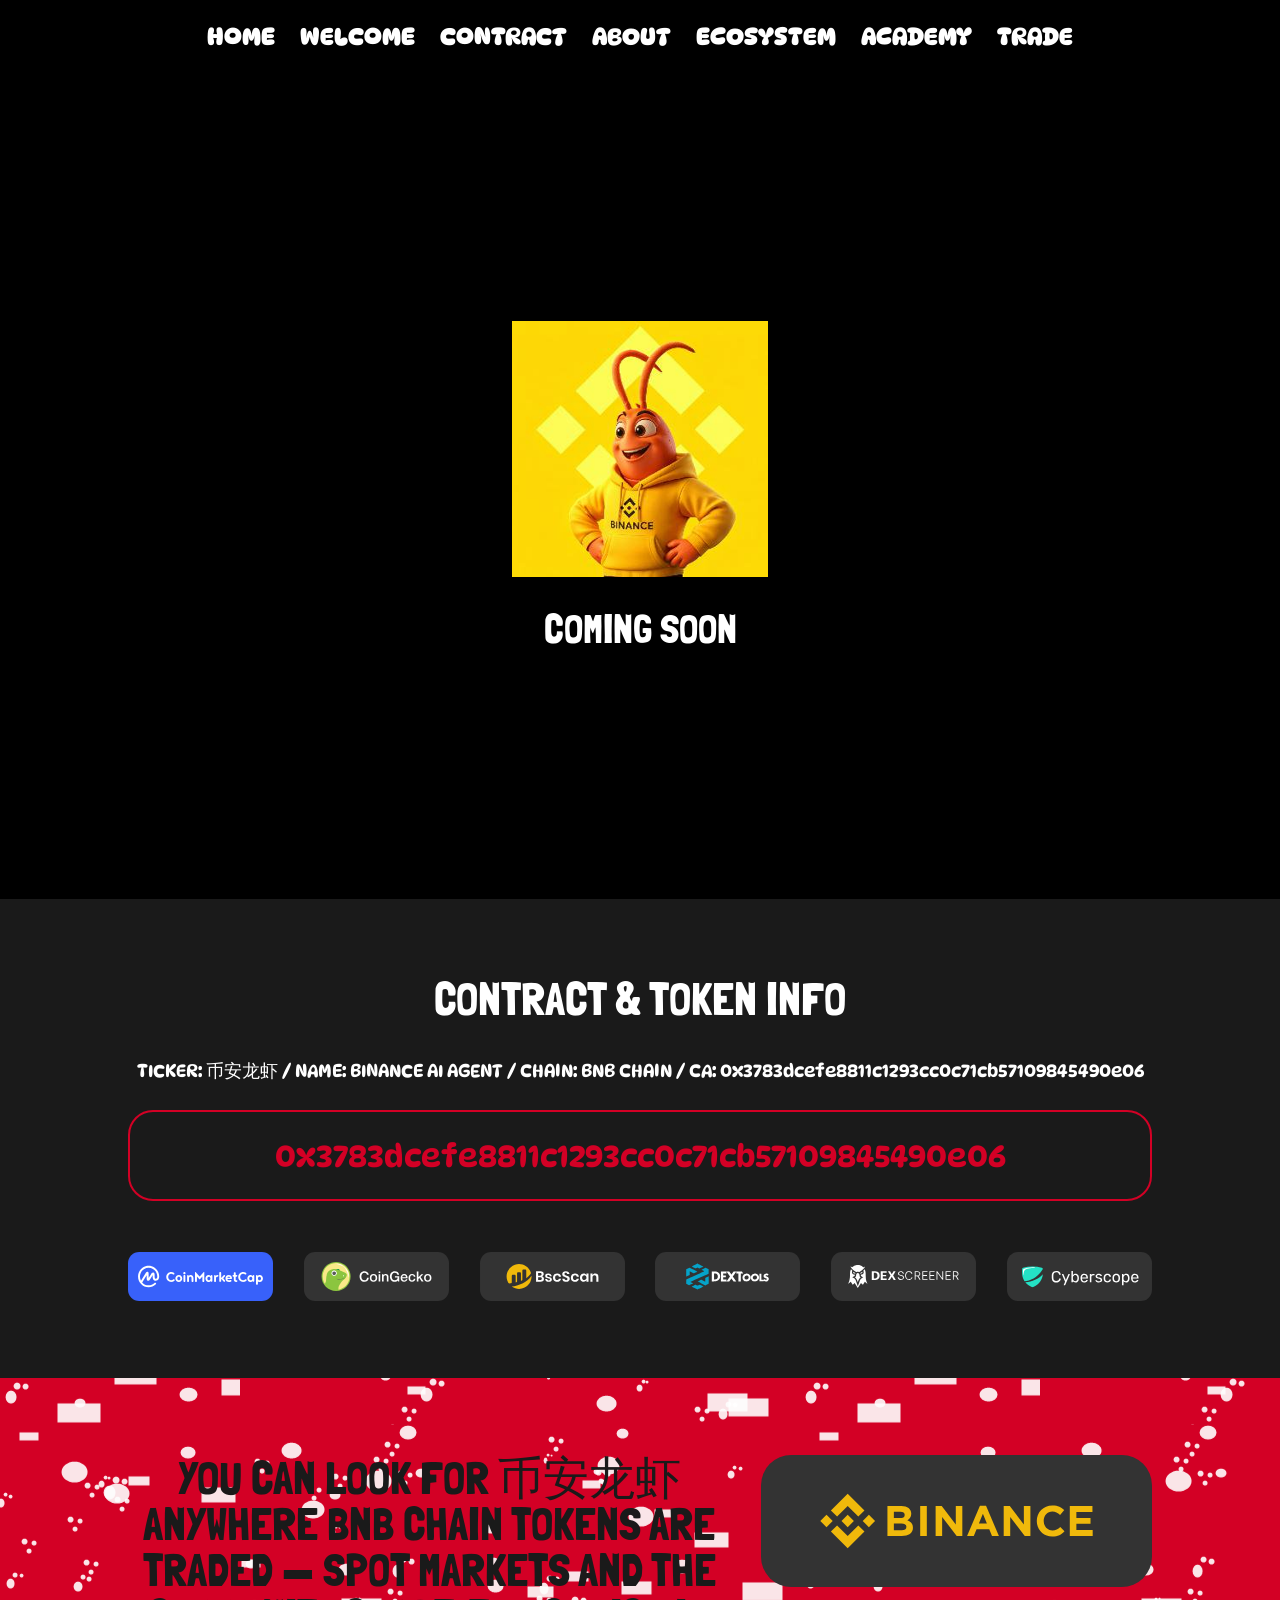
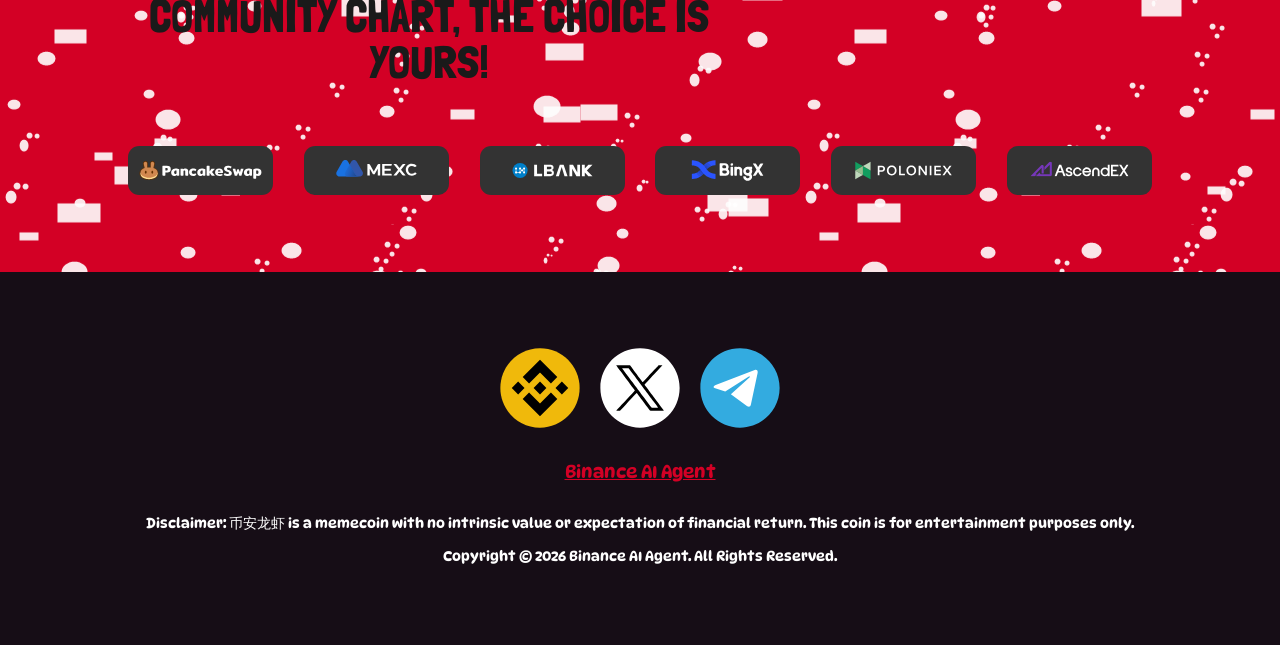
<file: holding/index.html>
<!DOCTYPE html>
<html lang="en-US">
<head>
	<meta charset="UTF-8" />
<meta http-equiv="X-UA-Compatible" content="IE=edge">
	<link rel="pingback" href="https://firstbroccoli.com/xmlrpc.php" />

	<script type="text/javascript">
		document.documentElement.className = 'js';
	</script>
	
	<title>Holding | Binance AI Agent</title><link rel="stylesheet" href="../wp-content/cache/min/1/f35c342107f26439f1f9e042b6e08339.css" media="all" data-minify="1" />
<style id="et-divi-open-sans-inline-css">/* Original: https://fonts.googleapis.com/css?family=Open+Sans:300italic,400italic,600italic,700italic,800italic,400,300,600,700,800&#038;subset=latin,latin-ext&#038;display=swap *//* User Agent: Mozilla/5.0 (Unknown; Linux x86_64) AppleWebKit/538.1 (KHTML, like Gecko) Safari/538.1 Daum/4.1 */@font-face {font-family: 'Open Sans';font-style: italic;font-weight: 300;font-stretch: normal;font-display: swap;src: url(../fonts.gstatic.com/s/opensans/v44/memQYaGs126MiZpBA-UFUIcVXSCEkx2cmqvXlWq8tWZ0Pw86hd0Rk5hkWV4exQ.ttf) format('truetype');}@font-face {font-family: 'Open Sans';font-style: italic;font-weight: 400;font-stretch: normal;font-display: swap;src: url(../fonts.gstatic.com/s/opensans/v44/memQYaGs126MiZpBA-UFUIcVXSCEkx2cmqvXlWq8tWZ0Pw86hd0Rk8ZkWV4exQ.ttf) format('truetype');}@font-face {font-family: 'Open Sans';font-style: italic;font-weight: 600;font-stretch: normal;font-display: swap;src: url(../fonts.gstatic.com/s/opensans/v44/memQYaGs126MiZpBA-UFUIcVXSCEkx2cmqvXlWq8tWZ0Pw86hd0RkxhjWV4exQ.ttf) format('truetype');}@font-face {font-family: 'Open Sans';font-style: italic;font-weight: 700;font-stretch: normal;font-display: swap;src: url(../fonts.gstatic.com/s/opensans/v44/memQYaGs126MiZpBA-UFUIcVXSCEkx2cmqvXlWq8tWZ0Pw86hd0RkyFjWV4exQ.ttf) format('truetype');}@font-face {font-family: 'Open Sans';font-style: italic;font-weight: 800;font-stretch: normal;font-display: swap;src: url(../fonts.gstatic.com/s/opensans/v44/memQYaGs126MiZpBA-UFUIcVXSCEkx2cmqvXlWq8tWZ0Pw86hd0Rk0ZjWV4exQ.ttf) format('truetype');}@font-face {font-family: 'Open Sans';font-style: normal;font-weight: 300;font-stretch: normal;font-display: swap;src: url(../fonts.gstatic.com/s/opensans/v44/memSYaGs126MiZpBA-UvWbX2vVnXBbObj2OVZyOOSr4dVJWUgsiH0B4uaVc.ttf) format('truetype');}@font-face {font-family: 'Open Sans';font-style: normal;font-weight: 400;font-stretch: normal;font-display: swap;src: url(../fonts.gstatic.com/s/opensans/v44/memSYaGs126MiZpBA-UvWbX2vVnXBbObj2OVZyOOSr4dVJWUgsjZ0B4uaVc.ttf) format('truetype');}@font-face {font-family: 'Open Sans';font-style: normal;font-weight: 600;font-stretch: normal;font-display: swap;src: url(../fonts.gstatic.com/s/opensans/v44/memSYaGs126MiZpBA-UvWbX2vVnXBbObj2OVZyOOSr4dVJWUgsgH1x4uaVc.ttf) format('truetype');}@font-face {font-family: 'Open Sans';font-style: normal;font-weight: 700;font-stretch: normal;font-display: swap;src: url(../fonts.gstatic.com/s/opensans/v44/memSYaGs126MiZpBA-UvWbX2vVnXBbObj2OVZyOOSr4dVJWUgsg-1x4uaVc.ttf) format('truetype');}@font-face {font-family: 'Open Sans';font-style: normal;font-weight: 800;font-stretch: normal;font-display: swap;src: url(../fonts.gstatic.com/s/opensans/v44/memSYaGs126MiZpBA-UvWbX2vVnXBbObj2OVZyOOSr4dVJWUgshZ1x4uaVc.ttf) format('truetype');}/* User Agent: Mozilla/5.0 (Windows NT 6.1; WOW64; rv:27.0) Gecko/20100101 Firefox/27.0 */@font-face {font-family: 'Open Sans';font-style: italic;font-weight: 300;font-stretch: normal;font-display: swap;src: url(../fonts.gstatic.com/s/opensans/v44/memQYaGs126MiZpBA-UFUIcVXSCEkx2cmqvXlWq8tWZ0Pw86hd0Rk5hkWV4exg.woff) format('woff');}@font-face {font-family: 'Open Sans';font-style: italic;font-weight: 400;font-stretch: normal;font-display: swap;src: url(../fonts.gstatic.com/s/opensans/v44/memQYaGs126MiZpBA-UFUIcVXSCEkx2cmqvXlWq8tWZ0Pw86hd0Rk8ZkWV4exg.woff) format('woff');}@font-face {font-family: 'Open Sans';font-style: italic;font-weight: 600;font-stretch: normal;font-display: swap;src: url(../fonts.gstatic.com/s/opensans/v44/memQYaGs126MiZpBA-UFUIcVXSCEkx2cmqvXlWq8tWZ0Pw86hd0RkxhjWV4exg.woff) format('woff');}@font-face {font-family: 'Open Sans';font-style: italic;font-weight: 700;font-stretch: normal;font-display: swap;src: url(../fonts.gstatic.com/s/opensans/v44/memQYaGs126MiZpBA-UFUIcVXSCEkx2cmqvXlWq8tWZ0Pw86hd0RkyFjWV4exg.woff) format('woff');}@font-face {font-family: 'Open Sans';font-style: italic;font-weight: 800;font-stretch: normal;font-display: swap;src: url(../fonts.gstatic.com/s/opensans/v44/memQYaGs126MiZpBA-UFUIcVXSCEkx2cmqvXlWq8tWZ0Pw86hd0Rk0ZjWV4exg.woff) format('woff');}@font-face {font-family: 'Open Sans';font-style: normal;font-weight: 300;font-stretch: normal;font-display: swap;src: url(../fonts.gstatic.com/s/opensans/v44/memSYaGs126MiZpBA-UvWbX2vVnXBbObj2OVZyOOSr4dVJWUgsiH0B4uaVQ.woff) format('woff');}@font-face {font-family: 'Open Sans';font-style: normal;font-weight: 400;font-stretch: normal;font-display: swap;src: url(../fonts.gstatic.com/s/opensans/v44/memSYaGs126MiZpBA-UvWbX2vVnXBbObj2OVZyOOSr4dVJWUgsjZ0B4uaVQ.woff) format('woff');}@font-face {font-family: 'Open Sans';font-style: normal;font-weight: 600;font-stretch: normal;font-display: swap;src: url(../fonts.gstatic.com/s/opensans/v44/memSYaGs126MiZpBA-UvWbX2vVnXBbObj2OVZyOOSr4dVJWUgsgH1x4uaVQ.woff) format('woff');}@font-face {font-family: 'Open Sans';font-style: normal;font-weight: 700;font-stretch: normal;font-display: swap;src: url(../fonts.gstatic.com/s/opensans/v44/memSYaGs126MiZpBA-UvWbX2vVnXBbObj2OVZyOOSr4dVJWUgsg-1x4uaVQ.woff) format('woff');}@font-face {font-family: 'Open Sans';font-style: normal;font-weight: 800;font-stretch: normal;font-display: swap;src: url(../fonts.gstatic.com/s/opensans/v44/memSYaGs126MiZpBA-UvWbX2vVnXBbObj2OVZyOOSr4dVJWUgshZ1x4uaVQ.woff) format('woff');}/* User Agent: Mozilla/5.0 (Windows NT 6.3; rv:39.0) Gecko/20100101 Firefox/39.0 */@font-face {font-family: 'Open Sans';font-style: italic;font-weight: 300;font-stretch: normal;font-display: swap;src: url(../fonts.gstatic.com/s/opensans/v44/memQYaGs126MiZpBA-UFUIcVXSCEkx2cmqvXlWq8tWZ0Pw86hd0Rk5hkWV4ewA.woff2) format('woff2');}@font-face {font-family: 'Open Sans';font-style: italic;font-weight: 400;font-stretch: normal;font-display: swap;src: url(../fonts.gstatic.com/s/opensans/v44/memQYaGs126MiZpBA-UFUIcVXSCEkx2cmqvXlWq8tWZ0Pw86hd0Rk8ZkWV4ewA.woff2) format('woff2');}@font-face {font-family: 'Open Sans';font-style: italic;font-weight: 600;font-stretch: normal;font-display: swap;src: url(../fonts.gstatic.com/s/opensans/v44/memQYaGs126MiZpBA-UFUIcVXSCEkx2cmqvXlWq8tWZ0Pw86hd0RkxhjWV4ewA.woff2) format('woff2');}@font-face {font-family: 'Open Sans';font-style: italic;font-weight: 700;font-stretch: normal;font-display: swap;src: url(../fonts.gstatic.com/s/opensans/v44/memQYaGs126MiZpBA-UFUIcVXSCEkx2cmqvXlWq8tWZ0Pw86hd0RkyFjWV4ewA.woff2) format('woff2');}@font-face {font-family: 'Open Sans';font-style: italic;font-weight: 800;font-stretch: normal;font-display: swap;src: url(../fonts.gstatic.com/s/opensans/v44/memQYaGs126MiZpBA-UFUIcVXSCEkx2cmqvXlWq8tWZ0Pw86hd0Rk0ZjWV4ewA.woff2) format('woff2');}@font-face {font-family: 'Open Sans';font-style: normal;font-weight: 300;font-stretch: normal;font-display: swap;src: url(../fonts.gstatic.com/s/opensans/v44/memSYaGs126MiZpBA-UvWbX2vVnXBbObj2OVZyOOSr4dVJWUgsiH0B4uaVI.woff2) format('woff2');}@font-face {font-family: 'Open Sans';font-style: normal;font-weight: 400;font-stretch: normal;font-display: swap;src: url(../fonts.gstatic.com/s/opensans/v44/memSYaGs126MiZpBA-UvWbX2vVnXBbObj2OVZyOOSr4dVJWUgsjZ0B4uaVI.woff2) format('woff2');}@font-face {font-family: 'Open Sans';font-style: normal;font-weight: 600;font-stretch: normal;font-display: swap;src: url(../fonts.gstatic.com/s/opensans/v44/memSYaGs126MiZpBA-UvWbX2vVnXBbObj2OVZyOOSr4dVJWUgsgH1x4uaVI.woff2) format('woff2');}@font-face {font-family: 'Open Sans';font-style: normal;font-weight: 700;font-stretch: normal;font-display: swap;src: url(../fonts.gstatic.com/s/opensans/v44/memSYaGs126MiZpBA-UvWbX2vVnXBbObj2OVZyOOSr4dVJWUgsg-1x4uaVI.woff2) format('woff2');}@font-face {font-family: 'Open Sans';font-style: normal;font-weight: 800;font-stretch: normal;font-display: swap;src: url(../fonts.gstatic.com/s/opensans/v44/memSYaGs126MiZpBA-UvWbX2vVnXBbObj2OVZyOOSr4dVJWUgshZ1x4uaVI.woff2) format('woff2');}</style><style id="et-builder-googlefonts-cached-inline">/* Original: https://fonts.googleapis.com/css?family=Open+Sans:300,regular,500,600,700,800,300italic,italic,500italic,600italic,700italic,800italic|DynaPuff:regular,500,600,700|Londrina+Solid:100,300,regular,900&#038;subset=latin,latin-ext&#038;display=swap *//* User Agent: Mozilla/5.0 (Unknown; Linux x86_64) AppleWebKit/538.1 (KHTML, like Gecko) Safari/538.1 Daum/4.1 */@font-face {font-family: 'DynaPuff';font-style: normal;font-weight: 400;font-stretch: normal;font-display: swap;src: url(../fonts.gstatic.com/s/dynapuff/v9/z7N5dRvsZDIVHbYPMhZJ3HQ83UaSu4uhr7-ZFeoYkgAr1x8RSxYu2YHhTQ.ttf) format('truetype');}@font-face {font-family: 'DynaPuff';font-style: normal;font-weight: 500;font-stretch: normal;font-display: swap;src: url(../fonts.gstatic.com/s/dynapuff/v9/z7N5dRvsZDIVHbYPMhZJ3HQ83UaSu4uhr7-ZFeoYkgAr1x8RSyQu2YHhTQ.ttf) format('truetype');}@font-face {font-family: 'DynaPuff';font-style: normal;font-weight: 600;font-stretch: normal;font-display: swap;src: url(../fonts.gstatic.com/s/dynapuff/v9/z7N5dRvsZDIVHbYPMhZJ3HQ83UaSu4uhr7-ZFeoYkgAr1x8RS8gp2YHhTQ.ttf) format('truetype');}@font-face {font-family: 'DynaPuff';font-style: normal;font-weight: 700;font-stretch: normal;font-display: swap;src: url(../fonts.gstatic.com/s/dynapuff/v9/z7N5dRvsZDIVHbYPMhZJ3HQ83UaSu4uhr7-ZFeoYkgAr1x8RS_Ep2YHhTQ.ttf) format('truetype');}@font-face {font-family: 'Londrina Solid';font-style: normal;font-weight: 100;font-display: swap;src: url(../fonts.gstatic.com/s/londrinasolid/v19/flUjRq6sw40kQEJxWNgkLuudGfs9GBEUtQ.ttf) format('truetype');}@font-face {font-family: 'Londrina Solid';font-style: normal;font-weight: 300;font-display: swap;src: url(../fonts.gstatic.com/s/londrinasolid/v19/flUiRq6sw40kQEJxWNgkLuudGfv1CgYzlZk.ttf) format('truetype');}@font-face {font-family: 'Londrina Solid';font-style: normal;font-weight: 400;font-display: swap;src: url(../fonts.gstatic.com/s/londrinasolid/v19/flUhRq6sw40kQEJxWNgkLuudGfNeKBY.ttf) format('truetype');}@font-face {font-family: 'Londrina Solid';font-style: normal;font-weight: 900;font-display: swap;src: url(../fonts.gstatic.com/s/londrinasolid/v19/flUiRq6sw40kQEJxWNgkLuudGfvdDwYzlZk.ttf) format('truetype');}@font-face {font-family: 'Open Sans';font-style: italic;font-weight: 300;font-stretch: normal;font-display: swap;src: url(../fonts.gstatic.com/s/opensans/v44/memQYaGs126MiZpBA-UFUIcVXSCEkx2cmqvXlWq8tWZ0Pw86hd0Rk5hkWV4exQ.ttf) format('truetype');}@font-face {font-family: 'Open Sans';font-style: italic;font-weight: 400;font-stretch: normal;font-display: swap;src: url(../fonts.gstatic.com/s/opensans/v44/memQYaGs126MiZpBA-UFUIcVXSCEkx2cmqvXlWq8tWZ0Pw86hd0Rk8ZkWV4exQ.ttf) format('truetype');}@font-face {font-family: 'Open Sans';font-style: italic;font-weight: 500;font-stretch: normal;font-display: swap;src: url(../fonts.gstatic.com/s/opensans/v44/memQYaGs126MiZpBA-UFUIcVXSCEkx2cmqvXlWq8tWZ0Pw86hd0Rk_RkWV4exQ.ttf) format('truetype');}@font-face {font-family: 'Open Sans';font-style: italic;font-weight: 600;font-stretch: normal;font-display: swap;src: url(../fonts.gstatic.com/s/opensans/v44/memQYaGs126MiZpBA-UFUIcVXSCEkx2cmqvXlWq8tWZ0Pw86hd0RkxhjWV4exQ.ttf) format('truetype');}@font-face {font-family: 'Open Sans';font-style: italic;font-weight: 700;font-stretch: normal;font-display: swap;src: url(../fonts.gstatic.com/s/opensans/v44/memQYaGs126MiZpBA-UFUIcVXSCEkx2cmqvXlWq8tWZ0Pw86hd0RkyFjWV4exQ.ttf) format('truetype');}@font-face {font-family: 'Open Sans';font-style: italic;font-weight: 800;font-stretch: normal;font-display: swap;src: url(../fonts.gstatic.com/s/opensans/v44/memQYaGs126MiZpBA-UFUIcVXSCEkx2cmqvXlWq8tWZ0Pw86hd0Rk0ZjWV4exQ.ttf) format('truetype');}@font-face {font-family: 'Open Sans';font-style: normal;font-weight: 300;font-stretch: normal;font-display: swap;src: url(../fonts.gstatic.com/s/opensans/v44/memSYaGs126MiZpBA-UvWbX2vVnXBbObj2OVZyOOSr4dVJWUgsiH0B4uaVc.ttf) format('truetype');}@font-face {font-family: 'Open Sans';font-style: normal;font-weight: 400;font-stretch: normal;font-display: swap;src: url(../fonts.gstatic.com/s/opensans/v44/memSYaGs126MiZpBA-UvWbX2vVnXBbObj2OVZyOOSr4dVJWUgsjZ0B4uaVc.ttf) format('truetype');}@font-face {font-family: 'Open Sans';font-style: normal;font-weight: 500;font-stretch: normal;font-display: swap;src: url(../fonts.gstatic.com/s/opensans/v44/memSYaGs126MiZpBA-UvWbX2vVnXBbObj2OVZyOOSr4dVJWUgsjr0B4uaVc.ttf) format('truetype');}@font-face {font-family: 'Open Sans';font-style: normal;font-weight: 600;font-stretch: normal;font-display: swap;src: url(../fonts.gstatic.com/s/opensans/v44/memSYaGs126MiZpBA-UvWbX2vVnXBbObj2OVZyOOSr4dVJWUgsgH1x4uaVc.ttf) format('truetype');}@font-face {font-family: 'Open Sans';font-style: normal;font-weight: 700;font-stretch: normal;font-display: swap;src: url(../fonts.gstatic.com/s/opensans/v44/memSYaGs126MiZpBA-UvWbX2vVnXBbObj2OVZyOOSr4dVJWUgsg-1x4uaVc.ttf) format('truetype');}@font-face {font-family: 'Open Sans';font-style: normal;font-weight: 800;font-stretch: normal;font-display: swap;src: url(../fonts.gstatic.com/s/opensans/v44/memSYaGs126MiZpBA-UvWbX2vVnXBbObj2OVZyOOSr4dVJWUgshZ1x4uaVc.ttf) format('truetype');}/* User Agent: Mozilla/5.0 (Windows NT 6.1; WOW64; rv:27.0) Gecko/20100101 Firefox/27.0 */@font-face {font-family: 'DynaPuff';font-style: normal;font-weight: 400;font-stretch: normal;font-display: swap;src: url(../fonts.gstatic.com/s/dynapuff/v9/z7N5dRvsZDIVHbYPMhZJ3HQ83UaSu4uhr7-ZFeoYkgAr1x8RSxYu2YHhTg.woff) format('woff');}@font-face {font-family: 'DynaPuff';font-style: normal;font-weight: 500;font-stretch: normal;font-display: swap;src: url(../fonts.gstatic.com/s/dynapuff/v9/z7N5dRvsZDIVHbYPMhZJ3HQ83UaSu4uhr7-ZFeoYkgAr1x8RSyQu2YHhTg.woff) format('woff');}@font-face {font-family: 'DynaPuff';font-style: normal;font-weight: 600;font-stretch: normal;font-display: swap;src: url(../fonts.gstatic.com/s/dynapuff/v9/z7N5dRvsZDIVHbYPMhZJ3HQ83UaSu4uhr7-ZFeoYkgAr1x8RS8gp2YHhTg.woff) format('woff');}@font-face {font-family: 'DynaPuff';font-style: normal;font-weight: 700;font-stretch: normal;font-display: swap;src: url(../fonts.gstatic.com/s/dynapuff/v9/z7N5dRvsZDIVHbYPMhZJ3HQ83UaSu4uhr7-ZFeoYkgAr1x8RS_Ep2YHhTg.woff) format('woff');}@font-face {font-family: 'Londrina Solid';font-style: normal;font-weight: 100;font-display: swap;src: url(../fonts.gstatic.com/s/londrinasolid/v19/flUjRq6sw40kQEJxWNgkLuudGfs9GBEUtg.woff) format('woff');}@font-face {font-family: 'Londrina Solid';font-style: normal;font-weight: 300;font-display: swap;src: url(../fonts.gstatic.com/s/londrinasolid/v19/flUiRq6sw40kQEJxWNgkLuudGfv1CgYzlZo.woff) format('woff');}@font-face {font-family: 'Londrina Solid';font-style: normal;font-weight: 400;font-display: swap;src: url(../fonts.gstatic.com/s/londrinasolid/v19/flUhRq6sw40kQEJxWNgkLuudGfNeKBU.woff) format('woff');}@font-face {font-family: 'Londrina Solid';font-style: normal;font-weight: 900;font-display: swap;src: url(../fonts.gstatic.com/s/londrinasolid/v19/flUiRq6sw40kQEJxWNgkLuudGfvdDwYzlZo.woff) format('woff');}@font-face {font-family: 'Open Sans';font-style: italic;font-weight: 300;font-stretch: normal;font-display: swap;src: url(../fonts.gstatic.com/s/opensans/v44/memQYaGs126MiZpBA-UFUIcVXSCEkx2cmqvXlWq8tWZ0Pw86hd0Rk5hkWV4exg.woff) format('woff');}@font-face {font-family: 'Open Sans';font-style: italic;font-weight: 400;font-stretch: normal;font-display: swap;src: url(../fonts.gstatic.com/s/opensans/v44/memQYaGs126MiZpBA-UFUIcVXSCEkx2cmqvXlWq8tWZ0Pw86hd0Rk8ZkWV4exg.woff) format('woff');}@font-face {font-family: 'Open Sans';font-style: italic;font-weight: 500;font-stretch: normal;font-display: swap;src: url(../fonts.gstatic.com/s/opensans/v44/memQYaGs126MiZpBA-UFUIcVXSCEkx2cmqvXlWq8tWZ0Pw86hd0Rk_RkWV4exg.woff) format('woff');}@font-face {font-family: 'Open Sans';font-style: italic;font-weight: 600;font-stretch: normal;font-display: swap;src: url(../fonts.gstatic.com/s/opensans/v44/memQYaGs126MiZpBA-UFUIcVXSCEkx2cmqvXlWq8tWZ0Pw86hd0RkxhjWV4exg.woff) format('woff');}@font-face {font-family: 'Open Sans';font-style: italic;font-weight: 700;font-stretch: normal;font-display: swap;src: url(../fonts.gstatic.com/s/opensans/v44/memQYaGs126MiZpBA-UFUIcVXSCEkx2cmqvXlWq8tWZ0Pw86hd0RkyFjWV4exg.woff) format('woff');}@font-face {font-family: 'Open Sans';font-style: italic;font-weight: 800;font-stretch: normal;font-display: swap;src: url(../fonts.gstatic.com/s/opensans/v44/memQYaGs126MiZpBA-UFUIcVXSCEkx2cmqvXlWq8tWZ0Pw86hd0Rk0ZjWV4exg.woff) format('woff');}@font-face {font-family: 'Open Sans';font-style: normal;font-weight: 300;font-stretch: normal;font-display: swap;src: url(../fonts.gstatic.com/s/opensans/v44/memSYaGs126MiZpBA-UvWbX2vVnXBbObj2OVZyOOSr4dVJWUgsiH0B4uaVQ.woff) format('woff');}@font-face {font-family: 'Open Sans';font-style: normal;font-weight: 400;font-stretch: normal;font-display: swap;src: url(../fonts.gstatic.com/s/opensans/v44/memSYaGs126MiZpBA-UvWbX2vVnXBbObj2OVZyOOSr4dVJWUgsjZ0B4uaVQ.woff) format('woff');}@font-face {font-family: 'Open Sans';font-style: normal;font-weight: 500;font-stretch: normal;font-display: swap;src: url(../fonts.gstatic.com/s/opensans/v44/memSYaGs126MiZpBA-UvWbX2vVnXBbObj2OVZyOOSr4dVJWUgsjr0B4uaVQ.woff) format('woff');}@font-face {font-family: 'Open Sans';font-style: normal;font-weight: 600;font-stretch: normal;font-display: swap;src: url(../fonts.gstatic.com/s/opensans/v44/memSYaGs126MiZpBA-UvWbX2vVnXBbObj2OVZyOOSr4dVJWUgsgH1x4uaVQ.woff) format('woff');}@font-face {font-family: 'Open Sans';font-style: normal;font-weight: 700;font-stretch: normal;font-display: swap;src: url(../fonts.gstatic.com/s/opensans/v44/memSYaGs126MiZpBA-UvWbX2vVnXBbObj2OVZyOOSr4dVJWUgsg-1x4uaVQ.woff) format('woff');}@font-face {font-family: 'Open Sans';font-style: normal;font-weight: 800;font-stretch: normal;font-display: swap;src: url(../fonts.gstatic.com/s/opensans/v44/memSYaGs126MiZpBA-UvWbX2vVnXBbObj2OVZyOOSr4dVJWUgshZ1x4uaVQ.woff) format('woff');}/* User Agent: Mozilla/5.0 (Windows NT 6.3; rv:39.0) Gecko/20100101 Firefox/39.0 */@font-face {font-family: 'DynaPuff';font-style: normal;font-weight: 400;font-stretch: normal;font-display: swap;src: url(../fonts.gstatic.com/s/dynapuff/v9/z7N5dRvsZDIVHbYPMhZJ3HQ83UaSu4uhr7-ZFeoYkgAr1x8RSxYu2YHhSA.woff2) format('woff2');}@font-face {font-family: 'DynaPuff';font-style: normal;font-weight: 500;font-stretch: normal;font-display: swap;src: url(../fonts.gstatic.com/s/dynapuff/v9/z7N5dRvsZDIVHbYPMhZJ3HQ83UaSu4uhr7-ZFeoYkgAr1x8RSyQu2YHhSA.woff2) format('woff2');}@font-face {font-family: 'DynaPuff';font-style: normal;font-weight: 600;font-stretch: normal;font-display: swap;src: url(../fonts.gstatic.com/s/dynapuff/v9/z7N5dRvsZDIVHbYPMhZJ3HQ83UaSu4uhr7-ZFeoYkgAr1x8RS8gp2YHhSA.woff2) format('woff2');}@font-face {font-family: 'DynaPuff';font-style: normal;font-weight: 700;font-stretch: normal;font-display: swap;src: url(../fonts.gstatic.com/s/dynapuff/v9/z7N5dRvsZDIVHbYPMhZJ3HQ83UaSu4uhr7-ZFeoYkgAr1x8RS_Ep2YHhSA.woff2) format('woff2');}@font-face {font-family: 'Londrina Solid';font-style: normal;font-weight: 100;font-display: swap;src: url(../fonts.gstatic.com/s/londrinasolid/v19/flUjRq6sw40kQEJxWNgkLuudGfs9GBEUsA.woff2) format('woff2');}@font-face {font-family: 'Londrina Solid';font-style: normal;font-weight: 300;font-display: swap;src: url(../fonts.gstatic.com/s/londrinasolid/v19/flUiRq6sw40kQEJxWNgkLuudGfv1CgYzlZw.woff2) format('woff2');}@font-face {font-family: 'Londrina Solid';font-style: normal;font-weight: 400;font-display: swap;src: url(../fonts.gstatic.com/s/londrinasolid/v19/flUhRq6sw40kQEJxWNgkLuudGfNeKBM.woff2) format('woff2');}@font-face {font-family: 'Londrina Solid';font-style: normal;font-weight: 900;font-display: swap;src: url(../fonts.gstatic.com/s/londrinasolid/v19/flUiRq6sw40kQEJxWNgkLuudGfvdDwYzlZw.woff2) format('woff2');}@font-face {font-family: 'Open Sans';font-style: italic;font-weight: 300;font-stretch: normal;font-display: swap;src: url(../fonts.gstatic.com/s/opensans/v44/memQYaGs126MiZpBA-UFUIcVXSCEkx2cmqvXlWq8tWZ0Pw86hd0Rk5hkWV4ewA.woff2) format('woff2');}@font-face {font-family: 'Open Sans';font-style: italic;font-weight: 400;font-stretch: normal;font-display: swap;src: url(../fonts.gstatic.com/s/opensans/v44/memQYaGs126MiZpBA-UFUIcVXSCEkx2cmqvXlWq8tWZ0Pw86hd0Rk8ZkWV4ewA.woff2) format('woff2');}@font-face {font-family: 'Open Sans';font-style: italic;font-weight: 500;font-stretch: normal;font-display: swap;src: url(../fonts.gstatic.com/s/opensans/v44/memQYaGs126MiZpBA-UFUIcVXSCEkx2cmqvXlWq8tWZ0Pw86hd0Rk_RkWV4ewA.woff2) format('woff2');}@font-face {font-family: 'Open Sans';font-style: italic;font-weight: 600;font-stretch: normal;font-display: swap;src: url(../fonts.gstatic.com/s/opensans/v44/memQYaGs126MiZpBA-UFUIcVXSCEkx2cmqvXlWq8tWZ0Pw86hd0RkxhjWV4ewA.woff2) format('woff2');}@font-face {font-family: 'Open Sans';font-style: italic;font-weight: 700;font-stretch: normal;font-display: swap;src: url(../fonts.gstatic.com/s/opensans/v44/memQYaGs126MiZpBA-UFUIcVXSCEkx2cmqvXlWq8tWZ0Pw86hd0RkyFjWV4ewA.woff2) format('woff2');}@font-face {font-family: 'Open Sans';font-style: italic;font-weight: 800;font-stretch: normal;font-display: swap;src: url(../fonts.gstatic.com/s/opensans/v44/memQYaGs126MiZpBA-UFUIcVXSCEkx2cmqvXlWq8tWZ0Pw86hd0Rk0ZjWV4ewA.woff2) format('woff2');}@font-face {font-family: 'Open Sans';font-style: normal;font-weight: 300;font-stretch: normal;font-display: swap;src: url(../fonts.gstatic.com/s/opensans/v44/memSYaGs126MiZpBA-UvWbX2vVnXBbObj2OVZyOOSr4dVJWUgsiH0B4uaVI.woff2) format('woff2');}@font-face {font-family: 'Open Sans';font-style: normal;font-weight: 400;font-stretch: normal;font-display: swap;src: url(../fonts.gstatic.com/s/opensans/v44/memSYaGs126MiZpBA-UvWbX2vVnXBbObj2OVZyOOSr4dVJWUgsjZ0B4uaVI.woff2) format('woff2');}@font-face {font-family: 'Open Sans';font-style: normal;font-weight: 500;font-stretch: normal;font-display: swap;src: url(../fonts.gstatic.com/s/opensans/v44/memSYaGs126MiZpBA-UvWbX2vVnXBbObj2OVZyOOSr4dVJWUgsjr0B4uaVI.woff2) format('woff2');}@font-face {font-family: 'Open Sans';font-style: normal;font-weight: 600;font-stretch: normal;font-display: swap;src: url(../fonts.gstatic.com/s/opensans/v44/memSYaGs126MiZpBA-UvWbX2vVnXBbObj2OVZyOOSr4dVJWUgsgH1x4uaVI.woff2) format('woff2');}@font-face {font-family: 'Open Sans';font-style: normal;font-weight: 700;font-stretch: normal;font-display: swap;src: url(../fonts.gstatic.com/s/opensans/v44/memSYaGs126MiZpBA-UvWbX2vVnXBbObj2OVZyOOSr4dVJWUgsg-1x4uaVI.woff2) format('woff2');}@font-face {font-family: 'Open Sans';font-style: normal;font-weight: 800;font-stretch: normal;font-display: swap;src: url(../fonts.gstatic.com/s/opensans/v44/memSYaGs126MiZpBA-UvWbX2vVnXBbObj2OVZyOOSr4dVJWUgshZ1x4uaVI.woff2) format('woff2');}</style><meta name='robots' content='max-image-preview:large' />
<script type="text/javascript">
			let jqueryParams=[],jQuery=function(r){return jqueryParams=[...jqueryParams,r],jQuery},$=function(r){return jqueryParams=[...jqueryParams,r],$};window.jQuery=jQuery,window.$=jQuery;let customHeadScripts=!1;jQuery.fn=jQuery.prototype={},$.fn=jQuery.prototype={},jQuery.noConflict=function(r){if(window.jQuery)return jQuery=window.jQuery,$=window.jQuery,customHeadScripts=!0,jQuery.noConflict},jQuery.ready=function(r){jqueryParams=[...jqueryParams,r]},$.ready=function(r){jqueryParams=[...jqueryParams,r]},jQuery.load=function(r){jqueryParams=[...jqueryParams,r]},$.load=function(r){jqueryParams=[...jqueryParams,r]},jQuery.fn.ready=function(r){jqueryParams=[...jqueryParams,r]},$.fn.ready=function(r){jqueryParams=[...jqueryParams,r]};</script>
<link rel="alternate" type="application/rss+xml" title="firstbroccoli.com &raquo; Feed" href="https://firstbroccoli.com/feed/" />
<link rel="alternate" type="application/rss+xml" title="firstbroccoli.com &raquo; Comments Feed" href="https://firstbroccoli.com/comments/feed/" />
<meta content="Divi v.4.27.4" name="generator"/><style id='wp-emoji-styles-inline-css' type='text/css'>

	img.wp-smiley, img.emoji {
		display: inline !important;
		border: none !important;
		box-shadow: none !important;
		height: 1em !important;
		width: 1em !important;
		margin: 0 0.07em !important;
		vertical-align: -0.1em !important;
		background: none !important;
		padding: 0 !important;
	}
</style>
<style id='wp-block-library-theme-inline-css' type='text/css'>
.wp-block-audio :where(figcaption){color:#555;font-size:13px;text-align:center}.is-dark-theme .wp-block-audio :where(figcaption){color:#ffffffa6}.wp-block-audio{margin:0 0 1em}.wp-block-code{border:1px solid #ccc;border-radius:4px;font-family:Menlo,Consolas,monaco,monospace;padding:.8em 1em}.wp-block-embed :where(figcaption){color:#555;font-size:13px;text-align:center}.is-dark-theme .wp-block-embed :where(figcaption){color:#ffffffa6}.wp-block-embed{margin:0 0 1em}.blocks-gallery-caption{color:#555;font-size:13px;text-align:center}.is-dark-theme .blocks-gallery-caption{color:#ffffffa6}:root :where(.wp-block-image figcaption){color:#555;font-size:13px;text-align:center}.is-dark-theme :root :where(.wp-block-image figcaption){color:#ffffffa6}.wp-block-image{margin:0 0 1em}.wp-block-pullquote{border-bottom:4px solid;border-top:4px solid;color:currentColor;margin-bottom:1.75em}.wp-block-pullquote cite,.wp-block-pullquote footer,.wp-block-pullquote__citation{color:currentColor;font-size:.8125em;font-style:normal;text-transform:uppercase}.wp-block-quote{border-left:.25em solid;margin:0 0 1.75em;padding-left:1em}.wp-block-quote cite,.wp-block-quote footer{color:currentColor;font-size:.8125em;font-style:normal;position:relative}.wp-block-quote:where(.has-text-align-right){border-left:none;border-right:.25em solid;padding-left:0;padding-right:1em}.wp-block-quote:where(.has-text-align-center){border:none;padding-left:0}.wp-block-quote.is-large,.wp-block-quote.is-style-large,.wp-block-quote:where(.is-style-plain){border:none}.wp-block-search .wp-block-search__label{font-weight:700}.wp-block-search__button{border:1px solid #ccc;padding:.375em .625em}:where(.wp-block-group.has-background){padding:1.25em 2.375em}.wp-block-separator.has-css-opacity{opacity:.4}.wp-block-separator{border:none;border-bottom:2px solid;margin-left:auto;margin-right:auto}.wp-block-separator.has-alpha-channel-opacity{opacity:1}.wp-block-separator:not(.is-style-wide):not(.is-style-dots){width:100px}.wp-block-separator.has-background:not(.is-style-dots){border-bottom:none;height:1px}.wp-block-separator.has-background:not(.is-style-wide):not(.is-style-dots){height:2px}.wp-block-table{margin:0 0 1em}.wp-block-table td,.wp-block-table th{word-break:normal}.wp-block-table :where(figcaption){color:#555;font-size:13px;text-align:center}.is-dark-theme .wp-block-table :where(figcaption){color:#ffffffa6}.wp-block-video :where(figcaption){color:#555;font-size:13px;text-align:center}.is-dark-theme .wp-block-video :where(figcaption){color:#ffffffa6}.wp-block-video{margin:0 0 1em}:root :where(.wp-block-template-part.has-background){margin-bottom:0;margin-top:0;padding:1.25em 2.375em}
</style>
<style id='global-styles-inline-css' type='text/css'>
:root{--wp--preset--aspect-ratio--square: 1;--wp--preset--aspect-ratio--4-3: 4/3;--wp--preset--aspect-ratio--3-4: 3/4;--wp--preset--aspect-ratio--3-2: 3/2;--wp--preset--aspect-ratio--2-3: 2/3;--wp--preset--aspect-ratio--16-9: 16/9;--wp--preset--aspect-ratio--9-16: 9/16;--wp--preset--color--black: #000000;--wp--preset--color--cyan-bluish-gray: #abb8c3;--wp--preset--color--white: #ffffff;--wp--preset--color--pale-pink: #f78da7;--wp--preset--color--vivid-red: #cf2e2e;--wp--preset--color--luminous-vivid-orange: #ff6900;--wp--preset--color--luminous-vivid-amber: #fcb900;--wp--preset--color--light-green-cyan: #7bdcb5;--wp--preset--color--vivid-green-cyan: #00d084;--wp--preset--color--pale-cyan-blue: #8ed1fc;--wp--preset--color--vivid-cyan-blue: #0693e3;--wp--preset--color--vivid-purple: #9b51e0;--wp--preset--gradient--vivid-cyan-blue-to-vivid-purple: linear-gradient(135deg,rgba(6,147,227,1) 0%,rgb(155,81,224) 100%);--wp--preset--gradient--light-green-cyan-to-vivid-green-cyan: linear-gradient(135deg,rgb(122,220,180) 0%,rgb(0,208,130) 100%);--wp--preset--gradient--luminous-vivid-amber-to-luminous-vivid-orange: linear-gradient(135deg,rgba(252,185,0,1) 0%,rgba(255,105,0,1) 100%);--wp--preset--gradient--luminous-vivid-orange-to-vivid-red: linear-gradient(135deg,rgba(255,105,0,1) 0%,rgb(207,46,46) 100%);--wp--preset--gradient--very-light-gray-to-cyan-bluish-gray: linear-gradient(135deg,rgb(238,238,238) 0%,rgb(169,184,195) 100%);--wp--preset--gradient--cool-to-warm-spectrum: linear-gradient(135deg,rgb(74,234,220) 0%,rgb(151,120,209) 20%,rgb(207,42,186) 40%,rgb(238,44,130) 60%,rgb(251,105,98) 80%,rgb(254,248,76) 100%);--wp--preset--gradient--blush-light-purple: linear-gradient(135deg,rgb(255,206,236) 0%,rgb(152,150,240) 100%);--wp--preset--gradient--blush-bordeaux: linear-gradient(135deg,rgb(254,205,165) 0%,rgb(254,45,45) 50%,rgb(107,0,62) 100%);--wp--preset--gradient--luminous-dusk: linear-gradient(135deg,rgb(255,203,112) 0%,rgb(199,81,192) 50%,rgb(65,88,208) 100%);--wp--preset--gradient--pale-ocean: linear-gradient(135deg,rgb(255,245,203) 0%,rgb(182,227,212) 50%,rgb(51,167,181) 100%);--wp--preset--gradient--electric-grass: linear-gradient(135deg,rgb(202,248,128) 0%,rgb(113,206,126) 100%);--wp--preset--gradient--midnight: linear-gradient(135deg,rgb(2,3,129) 0%,rgb(40,116,252) 100%);--wp--preset--font-size--small: 13px;--wp--preset--font-size--medium: 20px;--wp--preset--font-size--large: 36px;--wp--preset--font-size--x-large: 42px;--wp--preset--spacing--20: 0.44rem;--wp--preset--spacing--30: 0.67rem;--wp--preset--spacing--40: 1rem;--wp--preset--spacing--50: 1.5rem;--wp--preset--spacing--60: 2.25rem;--wp--preset--spacing--70: 3.38rem;--wp--preset--spacing--80: 5.06rem;--wp--preset--shadow--natural: 6px 6px 9px rgba(0, 0, 0, 0.2);--wp--preset--shadow--deep: 12px 12px 50px rgba(0, 0, 0, 0.4);--wp--preset--shadow--sharp: 6px 6px 0px rgba(0, 0, 0, 0.2);--wp--preset--shadow--outlined: 6px 6px 0px -3px rgba(255, 255, 255, 1), 6px 6px rgba(0, 0, 0, 1);--wp--preset--shadow--crisp: 6px 6px 0px rgba(0, 0, 0, 1);}:root { --wp--style--global--content-size: 823px;--wp--style--global--wide-size: 1080px; }:where(body) { margin: 0; }.wp-site-blocks > .alignleft { float: left; margin-right: 2em; }.wp-site-blocks > .alignright { float: right; margin-left: 2em; }.wp-site-blocks > .aligncenter { justify-content: center; margin-left: auto; margin-right: auto; }:where(.is-layout-flex){gap: 0.5em;}:where(.is-layout-grid){gap: 0.5em;}.is-layout-flow > .alignleft{float: left;margin-inline-start: 0;margin-inline-end: 2em;}.is-layout-flow > .alignright{float: right;margin-inline-start: 2em;margin-inline-end: 0;}.is-layout-flow > .aligncenter{margin-left: auto !important;margin-right: auto !important;}.is-layout-constrained > .alignleft{float: left;margin-inline-start: 0;margin-inline-end: 2em;}.is-layout-constrained > .alignright{float: right;margin-inline-start: 2em;margin-inline-end: 0;}.is-layout-constrained > .aligncenter{margin-left: auto !important;margin-right: auto !important;}.is-layout-constrained > :where(:not(.alignleft):not(.alignright):not(.alignfull)){max-width: var(--wp--style--global--content-size);margin-left: auto !important;margin-right: auto !important;}.is-layout-constrained > .alignwide{max-width: var(--wp--style--global--wide-size);}body .is-layout-flex{display: flex;}.is-layout-flex{flex-wrap: wrap;align-items: center;}.is-layout-flex > :is(*, div){margin: 0;}body .is-layout-grid{display: grid;}.is-layout-grid > :is(*, div){margin: 0;}body{padding-top: 0px;padding-right: 0px;padding-bottom: 0px;padding-left: 0px;}:root :where(.wp-element-button, .wp-block-button__link){background-color: #32373c;border-width: 0;color: #fff;font-family: inherit;font-size: inherit;line-height: inherit;padding: calc(0.667em + 2px) calc(1.333em + 2px);text-decoration: none;}.has-black-color{color: var(--wp--preset--color--black) !important;}.has-cyan-bluish-gray-color{color: var(--wp--preset--color--cyan-bluish-gray) !important;}.has-white-color{color: var(--wp--preset--color--white) !important;}.has-pale-pink-color{color: var(--wp--preset--color--pale-pink) !important;}.has-vivid-red-color{color: var(--wp--preset--color--vivid-red) !important;}.has-luminous-vivid-orange-color{color: var(--wp--preset--color--luminous-vivid-orange) !important;}.has-luminous-vivid-amber-color{color: var(--wp--preset--color--luminous-vivid-amber) !important;}.has-light-green-cyan-color{color: var(--wp--preset--color--light-green-cyan) !important;}.has-vivid-green-cyan-color{color: var(--wp--preset--color--vivid-green-cyan) !important;}.has-pale-cyan-blue-color{color: var(--wp--preset--color--pale-cyan-blue) !important;}.has-vivid-cyan-blue-color{color: var(--wp--preset--color--vivid-cyan-blue) !important;}.has-vivid-purple-color{color: var(--wp--preset--color--vivid-purple) !important;}.has-black-background-color{background-color: var(--wp--preset--color--black) !important;}.has-cyan-bluish-gray-background-color{background-color: var(--wp--preset--color--cyan-bluish-gray) !important;}.has-white-background-color{background-color: var(--wp--preset--color--white) !important;}.has-pale-pink-background-color{background-color: var(--wp--preset--color--pale-pink) !important;}.has-vivid-red-background-color{background-color: var(--wp--preset--color--vivid-red) !important;}.has-luminous-vivid-orange-background-color{background-color: var(--wp--preset--color--luminous-vivid-orange) !important;}.has-luminous-vivid-amber-background-color{background-color: var(--wp--preset--color--luminous-vivid-amber) !important;}.has-light-green-cyan-background-color{background-color: var(--wp--preset--color--light-green-cyan) !important;}.has-vivid-green-cyan-background-color{background-color: var(--wp--preset--color--vivid-green-cyan) !important;}.has-pale-cyan-blue-background-color{background-color: var(--wp--preset--color--pale-cyan-blue) !important;}.has-vivid-cyan-blue-background-color{background-color: var(--wp--preset--color--vivid-cyan-blue) !important;}.has-vivid-purple-background-color{background-color: var(--wp--preset--color--vivid-purple) !important;}.has-black-border-color{border-color: var(--wp--preset--color--black) !important;}.has-cyan-bluish-gray-border-color{border-color: var(--wp--preset--color--cyan-bluish-gray) !important;}.has-white-border-color{border-color: var(--wp--preset--color--white) !important;}.has-pale-pink-border-color{border-color: var(--wp--preset--color--pale-pink) !important;}.has-vivid-red-border-color{border-color: var(--wp--preset--color--vivid-red) !important;}.has-luminous-vivid-orange-border-color{border-color: var(--wp--preset--color--luminous-vivid-orange) !important;}.has-luminous-vivid-amber-border-color{border-color: var(--wp--preset--color--luminous-vivid-amber) !important;}.has-light-green-cyan-border-color{border-color: var(--wp--preset--color--light-green-cyan) !important;}.has-vivid-green-cyan-border-color{border-color: var(--wp--preset--color--vivid-green-cyan) !important;}.has-pale-cyan-blue-border-color{border-color: var(--wp--preset--color--pale-cyan-blue) !important;}.has-vivid-cyan-blue-border-color{border-color: var(--wp--preset--color--vivid-cyan-blue) !important;}.has-vivid-purple-border-color{border-color: var(--wp--preset--color--vivid-purple) !important;}.has-vivid-cyan-blue-to-vivid-purple-gradient-background{background: var(--wp--preset--gradient--vivid-cyan-blue-to-vivid-purple) !important;}.has-light-green-cyan-to-vivid-green-cyan-gradient-background{background: var(--wp--preset--gradient--light-green-cyan-to-vivid-green-cyan) !important;}.has-luminous-vivid-amber-to-luminous-vivid-orange-gradient-background{background: var(--wp--preset--gradient--luminous-vivid-amber-to-luminous-vivid-orange) !important;}.has-luminous-vivid-orange-to-vivid-red-gradient-background{background: var(--wp--preset--gradient--luminous-vivid-orange-to-vivid-red) !important;}.has-very-light-gray-to-cyan-bluish-gray-gradient-background{background: var(--wp--preset--gradient--very-light-gray-to-cyan-bluish-gray) !important;}.has-cool-to-warm-spectrum-gradient-background{background: var(--wp--preset--gradient--cool-to-warm-spectrum) !important;}.has-blush-light-purple-gradient-background{background: var(--wp--preset--gradient--blush-light-purple) !important;}.has-blush-bordeaux-gradient-background{background: var(--wp--preset--gradient--blush-bordeaux) !important;}.has-luminous-dusk-gradient-background{background: var(--wp--preset--gradient--luminous-dusk) !important;}.has-pale-ocean-gradient-background{background: var(--wp--preset--gradient--pale-ocean) !important;}.has-electric-grass-gradient-background{background: var(--wp--preset--gradient--electric-grass) !important;}.has-midnight-gradient-background{background: var(--wp--preset--gradient--midnight) !important;}.has-small-font-size{font-size: var(--wp--preset--font-size--small) !important;}.has-medium-font-size{font-size: var(--wp--preset--font-size--medium) !important;}.has-large-font-size{font-size: var(--wp--preset--font-size--large) !important;}.has-x-large-font-size{font-size: var(--wp--preset--font-size--x-large) !important;}
:where(.wp-block-post-template.is-layout-flex){gap: 1.25em;}:where(.wp-block-post-template.is-layout-grid){gap: 1.25em;}
:where(.wp-block-columns.is-layout-flex){gap: 2em;}:where(.wp-block-columns.is-layout-grid){gap: 2em;}
:root :where(.wp-block-pullquote){font-size: 1.5em;line-height: 1.6;}
</style>







<style id='divi-dynamic-critical-inline-css' type='text/css'>
@font-face{font-family:ETmodules;font-display:block;src:url(../wp-content/themes/Divi/core/admin/fonts/modules/all/modules.eot);src:url(../wp-content/themes/Divi/core/admin/fonts/modules/all/modules.eot#iefix) format("embedded-opentype"),url(../wp-content/themes/Divi/core/admin/fonts/modules/all/modules.woff) format("woff"),url(../wp-content/themes/Divi/core/admin/fonts/modules/all/modules.ttf) format("truetype"),url(../wp-content/themes/Divi/core/admin/fonts/modules/all/modules.svg#ETmodules) format("svg");font-weight:400;font-style:normal}
@media (min-width:981px){.et_pb_gutters3 .et_pb_column,.et_pb_gutters3.et_pb_row .et_pb_column{margin-right:5.5%}.et_pb_gutters3 .et_pb_column_4_4,.et_pb_gutters3.et_pb_row .et_pb_column_4_4{width:100%}.et_pb_gutters3 .et_pb_column_4_4 .et_pb_module,.et_pb_gutters3.et_pb_row .et_pb_column_4_4 .et_pb_module{margin-bottom:2.75%}.et_pb_gutters3 .et_pb_column_3_4,.et_pb_gutters3.et_pb_row .et_pb_column_3_4{width:73.625%}.et_pb_gutters3 .et_pb_column_3_4 .et_pb_module,.et_pb_gutters3.et_pb_row .et_pb_column_3_4 .et_pb_module{margin-bottom:3.735%}.et_pb_gutters3 .et_pb_column_2_3,.et_pb_gutters3.et_pb_row .et_pb_column_2_3{width:64.833%}.et_pb_gutters3 .et_pb_column_2_3 .et_pb_module,.et_pb_gutters3.et_pb_row .et_pb_column_2_3 .et_pb_module{margin-bottom:4.242%}.et_pb_gutters3 .et_pb_column_3_5,.et_pb_gutters3.et_pb_row .et_pb_column_3_5{width:57.8%}.et_pb_gutters3 .et_pb_column_3_5 .et_pb_module,.et_pb_gutters3.et_pb_row .et_pb_column_3_5 .et_pb_module{margin-bottom:4.758%}.et_pb_gutters3 .et_pb_column_1_2,.et_pb_gutters3.et_pb_row .et_pb_column_1_2{width:47.25%}.et_pb_gutters3 .et_pb_column_1_2 .et_pb_module,.et_pb_gutters3.et_pb_row .et_pb_column_1_2 .et_pb_module{margin-bottom:5.82%}.et_pb_gutters3 .et_pb_column_2_5,.et_pb_gutters3.et_pb_row .et_pb_column_2_5{width:36.7%}.et_pb_gutters3 .et_pb_column_2_5 .et_pb_module,.et_pb_gutters3.et_pb_row .et_pb_column_2_5 .et_pb_module{margin-bottom:7.493%}.et_pb_gutters3 .et_pb_column_1_3,.et_pb_gutters3.et_pb_row .et_pb_column_1_3{width:29.6667%}.et_pb_gutters3 .et_pb_column_1_3 .et_pb_module,.et_pb_gutters3.et_pb_row .et_pb_column_1_3 .et_pb_module{margin-bottom:9.27%}.et_pb_gutters3 .et_pb_column_1_4,.et_pb_gutters3.et_pb_row .et_pb_column_1_4{width:20.875%}.et_pb_gutters3 .et_pb_column_1_4 .et_pb_module,.et_pb_gutters3.et_pb_row .et_pb_column_1_4 .et_pb_module{margin-bottom:13.174%}.et_pb_gutters3 .et_pb_column_1_5,.et_pb_gutters3.et_pb_row .et_pb_column_1_5{width:15.6%}.et_pb_gutters3 .et_pb_column_1_5 .et_pb_module,.et_pb_gutters3.et_pb_row .et_pb_column_1_5 .et_pb_module{margin-bottom:17.628%}.et_pb_gutters3 .et_pb_column_1_6,.et_pb_gutters3.et_pb_row .et_pb_column_1_6{width:12.0833%}.et_pb_gutters3 .et_pb_column_1_6 .et_pb_module,.et_pb_gutters3.et_pb_row .et_pb_column_1_6 .et_pb_module{margin-bottom:22.759%}.et_pb_gutters3 .et_full_width_page.woocommerce-page ul.products li.product{width:20.875%;margin-right:5.5%;margin-bottom:5.5%}.et_pb_gutters3.et_left_sidebar.woocommerce-page #main-content ul.products li.product,.et_pb_gutters3.et_right_sidebar.woocommerce-page #main-content ul.products li.product{width:28.353%;margin-right:7.47%}.et_pb_gutters3.et_left_sidebar.woocommerce-page #main-content ul.products.columns-1 li.product,.et_pb_gutters3.et_right_sidebar.woocommerce-page #main-content ul.products.columns-1 li.product{width:100%;margin-right:0}.et_pb_gutters3.et_left_sidebar.woocommerce-page #main-content ul.products.columns-2 li.product,.et_pb_gutters3.et_right_sidebar.woocommerce-page #main-content ul.products.columns-2 li.product{width:48%;margin-right:4%}.et_pb_gutters3.et_left_sidebar.woocommerce-page #main-content ul.products.columns-2 li:nth-child(2n+2),.et_pb_gutters3.et_right_sidebar.woocommerce-page #main-content ul.products.columns-2 li:nth-child(2n+2){margin-right:0}.et_pb_gutters3.et_left_sidebar.woocommerce-page #main-content ul.products.columns-2 li:nth-child(3n+1),.et_pb_gutters3.et_right_sidebar.woocommerce-page #main-content ul.products.columns-2 li:nth-child(3n+1){clear:none}}
@media (min-width:981px){.et_pb_gutter.et_pb_gutters2 #left-area{width:77.25%}.et_pb_gutter.et_pb_gutters2 #sidebar{width:22.75%}.et_pb_gutters2.et_right_sidebar #left-area{padding-right:3%}.et_pb_gutters2.et_left_sidebar #left-area{padding-left:3%}.et_pb_gutter.et_pb_gutters2.et_right_sidebar #main-content .container:before{right:22.75%!important}.et_pb_gutter.et_pb_gutters2.et_left_sidebar #main-content .container:before{left:22.75%!important}.et_pb_gutters2 .et_pb_column,.et_pb_gutters2.et_pb_row .et_pb_column{margin-right:3%}.et_pb_gutters2 .et_pb_column_4_4,.et_pb_gutters2.et_pb_row .et_pb_column_4_4{width:100%}.et_pb_gutters2 .et_pb_column_4_4 .et_pb_module,.et_pb_gutters2.et_pb_row .et_pb_column_4_4 .et_pb_module{margin-bottom:1.5%}.et_pb_gutters2 .et_pb_column_3_4,.et_pb_gutters2.et_pb_row .et_pb_column_3_4{width:74.25%}.et_pb_gutters2 .et_pb_column_3_4 .et_pb_module,.et_pb_gutters2.et_pb_row .et_pb_column_3_4 .et_pb_module{margin-bottom:2.02%}.et_pb_gutters2 .et_pb_column_2_3,.et_pb_gutters2.et_pb_row .et_pb_column_2_3{width:65.667%}.et_pb_gutters2 .et_pb_column_2_3 .et_pb_module,.et_pb_gutters2.et_pb_row .et_pb_column_2_3 .et_pb_module{margin-bottom:2.284%}.et_pb_gutters2 .et_pb_column_3_5,.et_pb_gutters2.et_pb_row .et_pb_column_3_5{width:58.8%}.et_pb_gutters2 .et_pb_column_3_5 .et_pb_module,.et_pb_gutters2.et_pb_row .et_pb_column_3_5 .et_pb_module{margin-bottom:2.551%}.et_pb_gutters2 .et_pb_column_1_2,.et_pb_gutters2.et_pb_row .et_pb_column_1_2{width:48.5%}.et_pb_gutters2 .et_pb_column_1_2 .et_pb_module,.et_pb_gutters2.et_pb_row .et_pb_column_1_2 .et_pb_module{margin-bottom:3.093%}.et_pb_gutters2 .et_pb_column_2_5,.et_pb_gutters2.et_pb_row .et_pb_column_2_5{width:38.2%}.et_pb_gutters2 .et_pb_column_2_5 .et_pb_module,.et_pb_gutters2.et_pb_row .et_pb_column_2_5 .et_pb_module{margin-bottom:3.927%}.et_pb_gutters2 .et_pb_column_1_3,.et_pb_gutters2.et_pb_row .et_pb_column_1_3{width:31.3333%}.et_pb_gutters2 .et_pb_column_1_3 .et_pb_module,.et_pb_gutters2.et_pb_row .et_pb_column_1_3 .et_pb_module{margin-bottom:4.787%}.et_pb_gutters2 .et_pb_column_1_4,.et_pb_gutters2.et_pb_row .et_pb_column_1_4{width:22.75%}.et_pb_gutters2 .et_pb_column_1_4 .et_pb_module,.et_pb_gutters2.et_pb_row .et_pb_column_1_4 .et_pb_module{margin-bottom:6.593%}.et_pb_gutters2 .et_pb_column_1_5,.et_pb_gutters2.et_pb_row .et_pb_column_1_5{width:17.6%}.et_pb_gutters2 .et_pb_column_1_5 .et_pb_module,.et_pb_gutters2.et_pb_row .et_pb_column_1_5 .et_pb_module{margin-bottom:8.523%}.et_pb_gutters2 .et_pb_column_1_6,.et_pb_gutters2.et_pb_row .et_pb_column_1_6{width:14.1667%}.et_pb_gutters2 .et_pb_column_1_6 .et_pb_module,.et_pb_gutters2.et_pb_row .et_pb_column_1_6 .et_pb_module{margin-bottom:10.588%}.et_pb_gutters2 .et_full_width_page.woocommerce-page ul.products li.product{width:22.75%;margin-right:3%;margin-bottom:3%}.et_pb_gutters2.et_left_sidebar.woocommerce-page #main-content ul.products li.product,.et_pb_gutters2.et_right_sidebar.woocommerce-page #main-content ul.products li.product{width:30.64%;margin-right:4.04%}}
#et-secondary-menu li,#top-menu li{word-wrap:break-word}.nav li ul,.et_mobile_menu{border-color:#2EA3F2}.mobile_menu_bar:before,.mobile_menu_bar:after,#top-menu li.current-menu-ancestor>a,#top-menu li.current-menu-item>a{color:#2EA3F2}#main-header{-webkit-transition:background-color 0.4s, color 0.4s, opacity 0.4s ease-in-out, -webkit-transform 0.4s;transition:background-color 0.4s, color 0.4s, opacity 0.4s ease-in-out, -webkit-transform 0.4s;transition:background-color 0.4s, color 0.4s, transform 0.4s, opacity 0.4s ease-in-out;transition:background-color 0.4s, color 0.4s, transform 0.4s, opacity 0.4s ease-in-out, -webkit-transform 0.4s}#main-header.et-disabled-animations *{-webkit-transition-duration:0s !important;transition-duration:0s !important}.container{text-align:left;position:relative}.et_fixed_nav.et_show_nav #page-container{padding-top:80px}.et_fixed_nav.et_show_nav.et-tb #page-container,.et_fixed_nav.et_show_nav.et-tb-has-header #page-container{padding-top:0 !important}.et_fixed_nav.et_show_nav.et_secondary_nav_enabled #page-container{padding-top:111px}.et_fixed_nav.et_show_nav.et_secondary_nav_enabled.et_header_style_centered #page-container{padding-top:177px}.et_fixed_nav.et_show_nav.et_header_style_centered #page-container{padding-top:147px}.et_fixed_nav #main-header{position:fixed}.et-cloud-item-editor #page-container{padding-top:0 !important}.et_header_style_left #et-top-navigation{padding-top:33px}.et_header_style_left #et-top-navigation nav>ul>li>a{padding-bottom:33px}.et_header_style_left .logo_container{position:absolute;height:100%;width:100%}.et_header_style_left #et-top-navigation .mobile_menu_bar{padding-bottom:24px}.et_hide_search_icon #et_top_search{display:none !important}#logo{width:auto;-webkit-transition:all 0.4s ease-in-out;transition:all 0.4s ease-in-out;margin-bottom:0;max-height:54%;display:inline-block;float:none;vertical-align:middle;-webkit-transform:translate3d(0, 0, 0)}.et_pb_svg_logo #logo{height:54%}.logo_container{-webkit-transition:all 0.4s ease-in-out;transition:all 0.4s ease-in-out}span.logo_helper{display:inline-block;height:100%;vertical-align:middle;width:0}.safari .centered-inline-logo-wrap{-webkit-transform:translate3d(0, 0, 0);-webkit-transition:all 0.4s ease-in-out;transition:all 0.4s ease-in-out}#et-define-logo-wrap img{width:100%}.gecko #et-define-logo-wrap.svg-logo{position:relative !important}#top-menu-nav,#top-menu{line-height:0}#et-top-navigation{font-weight:600}.et_fixed_nav #et-top-navigation{-webkit-transition:all 0.4s ease-in-out;transition:all 0.4s ease-in-out}.et-cart-info span:before{content:"\e07a";margin-right:10px;position:relative}nav#top-menu-nav,#top-menu,nav.et-menu-nav,.et-menu{float:left}#top-menu li{display:inline-block;font-size:14px;padding-right:22px}#top-menu>li:last-child{padding-right:0}.et_fullwidth_nav.et_non_fixed_nav.et_header_style_left #top-menu>li:last-child>ul.sub-menu{right:0}#top-menu a{color:rgba(0,0,0,0.6);text-decoration:none;display:block;position:relative;-webkit-transition:opacity 0.4s ease-in-out, background-color 0.4s ease-in-out;transition:opacity 0.4s ease-in-out, background-color 0.4s ease-in-out}#top-menu-nav>ul>li>a:hover{opacity:0.7;-webkit-transition:all 0.4s ease-in-out;transition:all 0.4s ease-in-out}#et_search_icon:before{content:"\55";font-size:17px;left:0;position:absolute;top:-3px}#et_search_icon:hover{cursor:pointer}#et_top_search{float:right;margin:3px 0 0 22px;position:relative;display:block;width:18px}#et_top_search.et_search_opened{position:absolute;width:100%}.et-search-form{top:0;bottom:0;right:0;position:absolute;z-index:1000;width:100%}.et-search-form input{width:90%;border:none;color:#333;position:absolute;top:0;bottom:0;right:30px;margin:auto;background:transparent}.et-search-form .et-search-field::-ms-clear{width:0;height:0;display:none}.et_search_form_container{-webkit-animation:none;animation:none;-o-animation:none}.container.et_search_form_container{position:relative;opacity:0;height:1px}.container.et_search_form_container.et_pb_search_visible{z-index:999;-webkit-animation:fadeInTop 1s 1 cubic-bezier(0.77, 0, 0.175, 1);animation:fadeInTop 1s 1 cubic-bezier(0.77, 0, 0.175, 1)}.et_pb_search_visible.et_pb_no_animation{opacity:1}.et_pb_search_form_hidden{-webkit-animation:fadeOutTop 1s 1 cubic-bezier(0.77, 0, 0.175, 1);animation:fadeOutTop 1s 1 cubic-bezier(0.77, 0, 0.175, 1)}span.et_close_search_field{display:block;width:30px;height:30px;z-index:99999;position:absolute;right:0;cursor:pointer;top:0;bottom:0;margin:auto}span.et_close_search_field:after{font-family:'ETmodules';content:'\4d';speak:none;font-weight:normal;font-variant:normal;text-transform:none;line-height:1;-webkit-font-smoothing:antialiased;font-size:32px;display:inline-block;-webkit-box-sizing:border-box;box-sizing:border-box}.container.et_menu_container{z-index:99}.container.et_search_form_container.et_pb_search_form_hidden{z-index:1 !important}.et_search_outer{width:100%;overflow:hidden;position:absolute;top:0}.container.et_pb_menu_hidden{z-index:-1}form.et-search-form{background:rgba(0,0,0,0) !important}input[type="search"]::-webkit-search-cancel-button{-webkit-appearance:none}.et-cart-info{color:inherit}#et-top-navigation .et-cart-info{float:left;margin:-2px 0 0 22px;font-size:16px}#et-top-navigation{float:right}#top-menu li li{padding:0 20px;margin:0}#top-menu li li a{padding:6px 20px;width:200px}.nav li.et-touch-hover>ul{opacity:1;visibility:visible}#top-menu .menu-item-has-children>a:first-child:after,#et-secondary-nav .menu-item-has-children>a:first-child:after{font-family:'ETmodules';content:"3";font-size:16px;position:absolute;right:0;top:0;font-weight:800}#top-menu .menu-item-has-children>a:first-child,#et-secondary-nav .menu-item-has-children>a:first-child{padding-right:20px}#top-menu li .menu-item-has-children>a:first-child{padding-right:40px}#top-menu li .menu-item-has-children>a:first-child:after{right:20px;top:6px}#top-menu li.mega-menu{position:inherit}#top-menu li.mega-menu>ul{padding:30px 20px;position:absolute !important;width:100%;left:0 !important}#top-menu li.mega-menu ul li{margin:0;float:left !important;display:block !important;padding:0 !important}#top-menu li.mega-menu>ul>li:nth-of-type(4n){clear:right}#top-menu li.mega-menu>ul>li:nth-of-type(4n+1){clear:left}#top-menu li.mega-menu ul li li{width:100%}#top-menu li.mega-menu li>ul{-webkit-animation:none !important;animation:none !important;padding:0px;border:none;left:auto;top:auto;width:90% !important;position:relative;-webkit-box-shadow:none;box-shadow:none}#top-menu li.mega-menu li ul{visibility:visible;opacity:1;display:none}#top-menu li.mega-menu.et-hover li ul{display:block}#top-menu li.mega-menu.et-hover>ul{opacity:1 !important;visibility:visible !important}#top-menu li.mega-menu>ul>li>a{width:90%;padding:0 20px 10px}#top-menu li.mega-menu>ul>li>a:first-child{padding-top:0 !important;font-weight:bold;border-bottom:1px solid rgba(0,0,0,0.03)}#top-menu li.mega-menu>ul>li>a:first-child:hover{background-color:transparent !important}#top-menu li.mega-menu li>a{width:100%}#top-menu li.mega-menu.mega-menu-parent li li,#top-menu li.mega-menu.mega-menu-parent li>a{width:100% !important}#top-menu li.mega-menu.mega-menu-parent li>.sub-menu{float:left;width:100% !important}#top-menu li.mega-menu>ul>li{width:25%;margin:0}#top-menu li.mega-menu.mega-menu-parent-3>ul>li{width:33.33%}#top-menu li.mega-menu.mega-menu-parent-2>ul>li{width:50%}#top-menu li.mega-menu.mega-menu-parent-1>ul>li{width:100%}#top-menu li.mega-menu .menu-item-has-children>a:first-child:after{display:none}#top-menu li.mega-menu>ul>li>ul>li{width:100%;margin:0}#et_mobile_nav_menu{float:right;display:none}.mobile_menu_bar{position:relative;display:block;line-height:0}.mobile_menu_bar:before,.et_toggle_slide_menu:after{content:"\61";font-size:32px;left:0;position:relative;top:0;cursor:pointer}.mobile_nav .select_page{display:none}.et_pb_menu_hidden #top-menu,.et_pb_menu_hidden #et_search_icon:before,.et_pb_menu_hidden .et-cart-info{opacity:0;-webkit-animation:fadeOutBottom 1s 1 cubic-bezier(0.77, 0, 0.175, 1);animation:fadeOutBottom 1s 1 cubic-bezier(0.77, 0, 0.175, 1)}.et_pb_menu_visible #top-menu,.et_pb_menu_visible #et_search_icon:before,.et_pb_menu_visible .et-cart-info{z-index:99;opacity:1;-webkit-animation:fadeInBottom 1s 1 cubic-bezier(0.77, 0, 0.175, 1);animation:fadeInBottom 1s 1 cubic-bezier(0.77, 0, 0.175, 1)}.et_pb_menu_hidden #top-menu,.et_pb_menu_hidden #et_search_icon:before,.et_pb_menu_hidden .mobile_menu_bar{opacity:0;-webkit-animation:fadeOutBottom 1s 1 cubic-bezier(0.77, 0, 0.175, 1);animation:fadeOutBottom 1s 1 cubic-bezier(0.77, 0, 0.175, 1)}.et_pb_menu_visible #top-menu,.et_pb_menu_visible #et_search_icon:before,.et_pb_menu_visible .mobile_menu_bar{z-index:99;opacity:1;-webkit-animation:fadeInBottom 1s 1 cubic-bezier(0.77, 0, 0.175, 1);animation:fadeInBottom 1s 1 cubic-bezier(0.77, 0, 0.175, 1)}.et_pb_no_animation #top-menu,.et_pb_no_animation #et_search_icon:before,.et_pb_no_animation .mobile_menu_bar,.et_pb_no_animation.et_search_form_container{animation:none !important;-o-animation:none !important;-webkit-animation:none !important;-moz-animation:none !important}body.admin-bar.et_fixed_nav #main-header{top:32px}body.et-wp-pre-3_8.admin-bar.et_fixed_nav #main-header{top:28px}body.et_fixed_nav.et_secondary_nav_enabled #main-header{top:30px}body.admin-bar.et_fixed_nav.et_secondary_nav_enabled #main-header{top:63px}@media all and (min-width: 981px){.et_hide_primary_logo #main-header:not(.et-fixed-header) .logo_container,.et_hide_fixed_logo #main-header.et-fixed-header .logo_container{height:0;opacity:0;-webkit-transition:all 0.4s ease-in-out;transition:all 0.4s ease-in-out}.et_hide_primary_logo #main-header:not(.et-fixed-header) .centered-inline-logo-wrap,.et_hide_fixed_logo #main-header.et-fixed-header .centered-inline-logo-wrap{height:0;opacity:0;padding:0}.et-animated-content#page-container{-webkit-transition:margin-top 0.4s ease-in-out;transition:margin-top 0.4s ease-in-out}.et_hide_nav #page-container{-webkit-transition:none;transition:none}.et_fullwidth_nav .et-search-form,.et_fullwidth_nav .et_close_search_field{right:30px}#main-header.et-fixed-header{-webkit-box-shadow:0 0 7px rgba(0,0,0,0.1) !important;box-shadow:0 0 7px rgba(0,0,0,0.1) !important}.et_header_style_left .et-fixed-header #et-top-navigation{padding-top:20px}.et_header_style_left .et-fixed-header #et-top-navigation nav>ul>li>a{padding-bottom:20px}.et_hide_nav.et_fixed_nav #main-header{opacity:0}.et_hide_nav.et_fixed_nav .et-fixed-header#main-header{-webkit-transform:translateY(0px) !important;transform:translateY(0px) !important;opacity:1}.et_hide_nav .centered-inline-logo-wrap,.et_hide_nav.et_fixed_nav #main-header,.et_hide_nav.et_fixed_nav #main-header,.et_hide_nav .centered-inline-logo-wrap{-webkit-transition-duration:.7s;transition-duration:.7s}.et_hide_nav #page-container{padding-top:0 !important}.et_primary_nav_dropdown_animation_fade #et-top-navigation ul li:hover>ul,.et_secondary_nav_dropdown_animation_fade #et-secondary-nav li:hover>ul{-webkit-transition:all .2s ease-in-out;transition:all .2s ease-in-out}.et_primary_nav_dropdown_animation_slide #et-top-navigation ul li:hover>ul,.et_secondary_nav_dropdown_animation_slide #et-secondary-nav li:hover>ul{-webkit-animation:fadeLeft .4s ease-in-out;animation:fadeLeft .4s ease-in-out}.et_primary_nav_dropdown_animation_expand #et-top-navigation ul li:hover>ul,.et_secondary_nav_dropdown_animation_expand #et-secondary-nav li:hover>ul{-webkit-transform-origin:0 0;transform-origin:0 0;-webkit-animation:Grow .4s ease-in-out;animation:Grow .4s ease-in-out;-webkit-backface-visibility:visible !important;backface-visibility:visible !important}.et_primary_nav_dropdown_animation_flip #et-top-navigation ul li ul li:hover>ul,.et_secondary_nav_dropdown_animation_flip #et-secondary-nav ul li:hover>ul{-webkit-animation:flipInX .6s ease-in-out;animation:flipInX .6s ease-in-out;-webkit-backface-visibility:visible !important;backface-visibility:visible !important}.et_primary_nav_dropdown_animation_flip #et-top-navigation ul li:hover>ul,.et_secondary_nav_dropdown_animation_flip #et-secondary-nav li:hover>ul{-webkit-animation:flipInY .6s ease-in-out;animation:flipInY .6s ease-in-out;-webkit-backface-visibility:visible !important;backface-visibility:visible !important}.et_fullwidth_nav #main-header .container{width:100%;max-width:100%;padding-right:32px;padding-left:30px}.et_non_fixed_nav.et_fullwidth_nav.et_header_style_left #main-header .container{padding-left:0}.et_non_fixed_nav.et_fullwidth_nav.et_header_style_left .logo_container{padding-left:30px}}@media all and (max-width: 980px){.et_fixed_nav.et_show_nav.et_secondary_nav_enabled #page-container,.et_fixed_nav.et_show_nav #page-container{padding-top:80px}.et_fixed_nav.et_show_nav.et-tb #page-container,.et_fixed_nav.et_show_nav.et-tb-has-header #page-container{padding-top:0 !important}.et_non_fixed_nav #page-container{padding-top:0}.et_fixed_nav.et_secondary_nav_only_menu.admin-bar #main-header{top:32px !important}.et_hide_mobile_logo #main-header .logo_container{display:none;opacity:0;-webkit-transition:all 0.4s ease-in-out;transition:all 0.4s ease-in-out}#top-menu{display:none}.et_hide_nav.et_fixed_nav #main-header{-webkit-transform:translateY(0px) !important;transform:translateY(0px) !important;opacity:1}#et-top-navigation{margin-right:0;-webkit-transition:none;transition:none}.et_fixed_nav #main-header{position:absolute}.et_header_style_left .et-fixed-header #et-top-navigation,.et_header_style_left #et-top-navigation{padding-top:24px;display:block}.et_fixed_nav #main-header{-webkit-transition:none;transition:none}.et_fixed_nav_temp #main-header{top:0 !important}#logo,.logo_container,#main-header,.container{-webkit-transition:none;transition:none}.et_header_style_left #logo{max-width:50%}#et_top_search{margin:0 35px 0 0;float:left}#et_search_icon:before{top:7px}.et_header_style_left .et-search-form{width:50% !important;max-width:50% !important}#et_mobile_nav_menu{display:block}#et-top-navigation .et-cart-info{margin-top:5px}}@media screen and (max-width: 782px){body.admin-bar.et_fixed_nav #main-header{top:46px}}@media all and (max-width: 767px){#et-top-navigation{margin-right:0}body.admin-bar.et_fixed_nav #main-header{top:46px}}@media all and (max-width: 479px){#et-top-navigation{margin-right:0}}@media print{#top-header,#main-header{position:relative !important;top:auto !important;right:auto !important;bottom:auto !important;left:auto !important}}
@-webkit-keyframes fadeOutTop{0%{opacity:1;-webkit-transform:translatey(0);transform:translatey(0)}to{opacity:0;-webkit-transform:translatey(-60%);transform:translatey(-60%)}}@keyframes fadeOutTop{0%{opacity:1;-webkit-transform:translatey(0);transform:translatey(0)}to{opacity:0;-webkit-transform:translatey(-60%);transform:translatey(-60%)}}@-webkit-keyframes fadeInTop{0%{opacity:0;-webkit-transform:translatey(-60%);transform:translatey(-60%)}to{opacity:1;-webkit-transform:translatey(0);transform:translatey(0)}}@keyframes fadeInTop{0%{opacity:0;-webkit-transform:translatey(-60%);transform:translatey(-60%)}to{opacity:1;-webkit-transform:translatey(0);transform:translatey(0)}}@-webkit-keyframes fadeInBottom{0%{opacity:0;-webkit-transform:translatey(60%);transform:translatey(60%)}to{opacity:1;-webkit-transform:translatey(0);transform:translatey(0)}}@keyframes fadeInBottom{0%{opacity:0;-webkit-transform:translatey(60%);transform:translatey(60%)}to{opacity:1;-webkit-transform:translatey(0);transform:translatey(0)}}@-webkit-keyframes fadeOutBottom{0%{opacity:1;-webkit-transform:translatey(0);transform:translatey(0)}to{opacity:0;-webkit-transform:translatey(60%);transform:translatey(60%)}}@keyframes fadeOutBottom{0%{opacity:1;-webkit-transform:translatey(0);transform:translatey(0)}to{opacity:0;-webkit-transform:translatey(60%);transform:translatey(60%)}}@-webkit-keyframes Grow{0%{opacity:0;-webkit-transform:scaleY(.5);transform:scaleY(.5)}to{opacity:1;-webkit-transform:scale(1);transform:scale(1)}}@keyframes Grow{0%{opacity:0;-webkit-transform:scaleY(.5);transform:scaleY(.5)}to{opacity:1;-webkit-transform:scale(1);transform:scale(1)}}/*!
	  * Animate.css - http://daneden.me/animate
	  * Licensed under the MIT license - http://opensource.org/licenses/MIT
	  * Copyright (c) 2015 Daniel Eden
	 */@-webkit-keyframes flipInX{0%{-webkit-transform:perspective(400px) rotateX(90deg);transform:perspective(400px) rotateX(90deg);-webkit-animation-timing-function:ease-in;animation-timing-function:ease-in;opacity:0}40%{-webkit-transform:perspective(400px) rotateX(-20deg);transform:perspective(400px) rotateX(-20deg);-webkit-animation-timing-function:ease-in;animation-timing-function:ease-in}60%{-webkit-transform:perspective(400px) rotateX(10deg);transform:perspective(400px) rotateX(10deg);opacity:1}80%{-webkit-transform:perspective(400px) rotateX(-5deg);transform:perspective(400px) rotateX(-5deg)}to{-webkit-transform:perspective(400px);transform:perspective(400px)}}@keyframes flipInX{0%{-webkit-transform:perspective(400px) rotateX(90deg);transform:perspective(400px) rotateX(90deg);-webkit-animation-timing-function:ease-in;animation-timing-function:ease-in;opacity:0}40%{-webkit-transform:perspective(400px) rotateX(-20deg);transform:perspective(400px) rotateX(-20deg);-webkit-animation-timing-function:ease-in;animation-timing-function:ease-in}60%{-webkit-transform:perspective(400px) rotateX(10deg);transform:perspective(400px) rotateX(10deg);opacity:1}80%{-webkit-transform:perspective(400px) rotateX(-5deg);transform:perspective(400px) rotateX(-5deg)}to{-webkit-transform:perspective(400px);transform:perspective(400px)}}@-webkit-keyframes flipInY{0%{-webkit-transform:perspective(400px) rotateY(90deg);transform:perspective(400px) rotateY(90deg);-webkit-animation-timing-function:ease-in;animation-timing-function:ease-in;opacity:0}40%{-webkit-transform:perspective(400px) rotateY(-20deg);transform:perspective(400px) rotateY(-20deg);-webkit-animation-timing-function:ease-in;animation-timing-function:ease-in}60%{-webkit-transform:perspective(400px) rotateY(10deg);transform:perspective(400px) rotateY(10deg);opacity:1}80%{-webkit-transform:perspective(400px) rotateY(-5deg);transform:perspective(400px) rotateY(-5deg)}to{-webkit-transform:perspective(400px);transform:perspective(400px)}}@keyframes flipInY{0%{-webkit-transform:perspective(400px) rotateY(90deg);transform:perspective(400px) rotateY(90deg);-webkit-animation-timing-function:ease-in;animation-timing-function:ease-in;opacity:0}40%{-webkit-transform:perspective(400px) rotateY(-20deg);transform:perspective(400px) rotateY(-20deg);-webkit-animation-timing-function:ease-in;animation-timing-function:ease-in}60%{-webkit-transform:perspective(400px) rotateY(10deg);transform:perspective(400px) rotateY(10deg);opacity:1}80%{-webkit-transform:perspective(400px) rotateY(-5deg);transform:perspective(400px) rotateY(-5deg)}to{-webkit-transform:perspective(400px);transform:perspective(400px)}}
#main-header{line-height:23px;font-weight:500;top:0;background-color:#fff;width:100%;-webkit-box-shadow:0 1px 0 rgba(0,0,0,.1);box-shadow:0 1px 0 rgba(0,0,0,.1);position:relative;z-index:99999}.nav li li{padding:0 20px;margin:0}.et-menu li li a{padding:6px 20px;width:200px}.nav li{position:relative;line-height:1em}.nav li li{position:relative;line-height:2em}.nav li ul{position:absolute;padding:20px 0;z-index:9999;width:240px;background:#fff;visibility:hidden;opacity:0;border-top:3px solid #2ea3f2;box-shadow:0 2px 5px rgba(0,0,0,.1);-moz-box-shadow:0 2px 5px rgba(0,0,0,.1);-webkit-box-shadow:0 2px 5px rgba(0,0,0,.1);-webkit-transform:translateZ(0);text-align:left}.nav li.et-hover>ul{visibility:visible}.nav li.et-touch-hover>ul,.nav li:hover>ul{opacity:1;visibility:visible}.nav li li ul{z-index:1000;top:-23px;left:240px}.nav li.et-reverse-direction-nav li ul{left:auto;right:240px}.nav li:hover{visibility:inherit}.et_mobile_menu li a,.nav li li a{font-size:14px;-webkit-transition:opacity .2s ease-in-out,background-color .2s ease-in-out;transition:opacity .2s ease-in-out,background-color .2s ease-in-out}.et_mobile_menu li a:hover,.nav ul li a:hover{background-color:rgba(0,0,0,.03);opacity:.7}.et-dropdown-removing>ul{display:none}.mega-menu .et-dropdown-removing>ul{display:block}.et-menu .menu-item-has-children>a:first-child:after{font-family:ETmodules;content:"3";font-size:16px;position:absolute;right:0;top:0;font-weight:800}.et-menu .menu-item-has-children>a:first-child{padding-right:20px}.et-menu li li.menu-item-has-children>a:first-child:after{right:20px;top:6px}.et-menu-nav li.mega-menu{position:inherit}.et-menu-nav li.mega-menu>ul{padding:30px 20px;position:absolute!important;width:100%;left:0!important}.et-menu-nav li.mega-menu ul li{margin:0;float:left!important;display:block!important;padding:0!important}.et-menu-nav li.mega-menu li>ul{-webkit-animation:none!important;animation:none!important;padding:0;border:none;left:auto;top:auto;width:240px!important;position:relative;box-shadow:none;-webkit-box-shadow:none}.et-menu-nav li.mega-menu li ul{visibility:visible;opacity:1;display:none}.et-menu-nav li.mega-menu.et-hover li ul,.et-menu-nav li.mega-menu:hover li ul{display:block}.et-menu-nav li.mega-menu:hover>ul{opacity:1!important;visibility:visible!important}.et-menu-nav li.mega-menu>ul>li>a:first-child{padding-top:0!important;font-weight:700;border-bottom:1px solid rgba(0,0,0,.03)}.et-menu-nav li.mega-menu>ul>li>a:first-child:hover{background-color:transparent!important}.et-menu-nav li.mega-menu li>a{width:200px!important}.et-menu-nav li.mega-menu.mega-menu-parent li>a,.et-menu-nav li.mega-menu.mega-menu-parent li li{width:100%!important}.et-menu-nav li.mega-menu.mega-menu-parent li>.sub-menu{float:left;width:100%!important}.et-menu-nav li.mega-menu>ul>li{width:25%;margin:0}.et-menu-nav li.mega-menu.mega-menu-parent-3>ul>li{width:33.33%}.et-menu-nav li.mega-menu.mega-menu-parent-2>ul>li{width:50%}.et-menu-nav li.mega-menu.mega-menu-parent-1>ul>li{width:100%}.et_pb_fullwidth_menu li.mega-menu .menu-item-has-children>a:first-child:after,.et_pb_menu li.mega-menu .menu-item-has-children>a:first-child:after{display:none}.et_fullwidth_nav #top-menu li.mega-menu>ul{width:auto;left:30px!important;right:30px!important}.et_mobile_menu{position:absolute;left:0;padding:5%;background:#fff;width:100%;visibility:visible;opacity:1;display:none;z-index:9999;border-top:3px solid #2ea3f2;box-shadow:0 2px 5px rgba(0,0,0,.1);-moz-box-shadow:0 2px 5px rgba(0,0,0,.1);-webkit-box-shadow:0 2px 5px rgba(0,0,0,.1)}#main-header .et_mobile_menu li ul,.et_pb_fullwidth_menu .et_mobile_menu li ul,.et_pb_menu .et_mobile_menu li ul{visibility:visible!important;display:block!important;padding-left:10px}.et_mobile_menu li li{padding-left:5%}.et_mobile_menu li a{border-bottom:1px solid rgba(0,0,0,.03);color:#666;padding:10px 5%;display:block}.et_mobile_menu .menu-item-has-children>a{font-weight:700;background-color:rgba(0,0,0,.03)}.et_mobile_menu li .menu-item-has-children>a{background-color:transparent}.et_mobile_nav_menu{float:right;display:none}.mobile_menu_bar{position:relative;display:block;line-height:0}.mobile_menu_bar:before{content:"a";font-size:32px;position:relative;left:0;top:0;cursor:pointer}.et_pb_module .mobile_menu_bar:before{top:2px}.mobile_nav .select_page{display:none}
.et_transparent_nav #page-container{padding-top:0 !important}.et_non_fixed_nav.et_transparent_nav.et_show_nav #page-container{padding-top:80px}.et_non_fixed_nav.et_transparent_nav.et_show_nav.et_secondary_nav_enabled #page-container{padding-top:111px}.et_non_fixed_nav.et_transparent_nav.et_show_nav.et_secondary_nav_enabled.et_header_style_centered #page-container{padding-top:177px}.et_non_fixed_nav.et_transparent_nav.et_show_nav.et_header_style_centered #page-container{padding-top:147px}.et_non_fixed_nav.et_transparent_nav #top-header{top:0;left:0;right:0}.et_non_fixed_nav.et_transparent_nav #main-header,.et_non_fixed_nav.et_transparent_nav #top-header{position:absolute}body.admin-bar.et_non_fixed_nav.et_transparent_nav #main-header,body.admin-bar.et_non_fixed_nav.et_transparent_nav #top-header{top:32px}body.et-wp-pre-3_8.admin-bar.et_non_fixed_nav.et_transparent_nav #main-header,body.et-wp-pre-3_8.admin-bar.et_non_fixed_nav.et_transparent_nav #top-header{top:28px}body.et_non_fixed_nav.et_transparent_nav.et_secondary_nav_enabled #main-header{top:30px}body.admin-bar.et_non_fixed_nav.et_transparent_nav.et_secondary_nav_enabled #main-header{top:63px}@media all and (min-width: 981px){.et_transparent_nav #page-container{-webkit-transition:none;transition:none}.et_transparent_nav.et_non_fixed_nav.et_show_nav.et_secondary_nav_enabled #page-container,.et_transparent_nav.et_non_fixed_nav.et_show_nav.et_secondary_nav_enabled #page-container,.et_transparent_nav.et_fixed_nav.et_show_nav.et_secondary_nav_enabled #page-container,.et_transparent_nav.et_fixed_nav.et_show_nav.et_secondary_nav_enabled #page-container{padding-top:0}.et_hide_nav.et_non_fixed_nav.et_transparent_nav #top-header,.et_hide_nav.et_non_fixed_nav.et_transparent_nav #main-header{opacity:0}.et_hide_nav.et_non_fixed_nav.et_transparent_nav .et-fixed-header#top-header,.et_hide_nav.et_non_fixed_nav.et_transparent_nav .et-fixed-header#main-header{-webkit-transform:translateY(0px) !important;transform:translateY(0px) !important;opacity:1}.et_hide_nav.et_non_fixed_nav.et_transparent_nav #top-header,.et_hide_nav.et_non_fixed_nav.et_transparent_nav #top-header,.et_hide_nav.et_non_fixed_nav.et_transparent_nav #main-header,.et_hide_nav.et_non_fixed_nav.et_transparent_nav #main-header{-webkit-transition-duration:.7s;transition-duration:.7s}}@media all and (max-width: 980px){.et_non_fixed_nav.et_transparent_nav.et_show_nav.et_secondary_nav_enabled #page-container,.et_non_fixed_nav.et_transparent_nav.et_show_nav #page-container{padding-top:80px}.et_non_fixed_nav.et_transparent_nav.et_secondary_nav_only_menu.admin-bar #main-header{top:32px !important}.et_hide_nav.et_non_fixed_nav.et_transparent_nav #top-header,.et_hide_nav.et_non_fixed_nav.et_transparent_nav #main-header{-webkit-transform:translateY(0px) !important;transform:translateY(0px) !important;opacity:1}.et_non_fixed_nav.et_transparent_nav #main-header{-webkit-transition:none;transition:none}.et_non_fixed_nav.et_transparent_nav_temp #main-header{top:0 !important}}@media screen and (max-width: 782px){body.admin-bar.et_non_fixed_nav.et_transparent_nav #main-header,body.admin-bar.et_non_fixed_nav.et_transparent_nav #top-header{top:46px}.et_non_fixed_nav.et_transparent_nav.et_secondary_nav_only_menu.admin-bar #main-header{top:46px !important}body.admin-bar.et_non_fixed_nav.et_transparent_nav.et_secondary_nav_enabled #main-header{top:80px}}@media all and (max-width: 767px){body.et_non_fixed_nav.et_transparent_nav.et_secondary_nav_two_panels #main-header{top:58px}body.admin-bar.et_non_fixed_nav.et_transparent_nav #top-header,body.admin-bar.et_non_fixed_nav.et_transparent_nav #main-header{top:46px}body.admin-bar.et_non_fixed_nav.et_transparent_nav.et_secondary_nav_two_panels #main-header{top:104px}}
.et-social-icons{float:right}.et-social-icons li{display:inline-block;margin-left:20px}.et-social-icon a{display:inline-block;font-size:24px;position:relative;text-align:center;-webkit-transition:color 300ms ease 0s;transition:color 300ms ease 0s;color:#666;text-decoration:none}.et-social-icons a:hover{opacity:0.7;-webkit-transition:all 0.4s ease-in-out;transition:all 0.4s ease-in-out}.et-social-icon span{display:none}.et_duplicate_social_icons{display:none}@media all and (max-width: 980px){.et-social-icons{float:none;text-align:center}}@media all and (max-width: 980px){.et-social-icons{margin:0 0 5px}}
.et_pb_widget{float:left;max-width:100%;word-wrap:break-word}.et_pb_widget a{text-decoration:none;color:#666}.et_pb_widget li a:hover{color:#82c0c7}.et_pb_widget ol li,.et_pb_widget ul li{margin-bottom:.5em}.et_pb_widget ol li ol li,.et_pb_widget ul li ul li{margin-left:15px}.et_pb_widget select{width:100%;height:28px;padding:0 5px}.et_pb_widget_area .et_pb_widget a{color:inherit}.et_pb_bg_layout_light .et_pb_widget li a{color:#666}.et_pb_bg_layout_dark .et_pb_widget li a{color:inherit}
.widget_search .screen-reader-text,.et_pb_widget .wp-block-search__label{display:none}.widget_search input#s,.widget_search input#searchsubmit,.et_pb_widget .wp-block-search__input,.et_pb_widget .wp-block-search__button{padding:.7em;height:40px !important;margin:0;font-size:14px;line-height:normal !important;border:1px solid #ddd;color:#666}.widget_search #s,.et_pb_widget .wp-block-search__input{width:100%;border-radius:3px}.widget_search #searchform,.et_pb_widget .wp-block-search{position:relative}.widget_search #searchsubmit,.et_pb_widget .wp-block-search__button{background-color:#ddd;-webkit-border-top-right-radius:3px;-webkit-border-bottom-right-radius:3px;-moz-border-radius-topright:3px;-moz-border-radius-bottomright:3px;border-top-right-radius:3px;border-bottom-right-radius:3px;position:absolute;right:0;top:0}#searchsubmit,.et_pb_widget .wp-block-search__button{cursor:pointer}
.et_pb_section{position:relative;background-color:#fff;background-position:50%;background-size:100%;background-size:cover}.et_pb_section--absolute,.et_pb_section--fixed{width:100%}.et_pb_section.et_section_transparent{background-color:transparent}.et_pb_fullwidth_section{padding:0}.et_pb_fullwidth_section>.et_pb_module:not(.et_pb_post_content):not(.et_pb_fullwidth_post_content) .et_pb_row{padding:0!important}.et_pb_inner_shadow{-webkit-box-shadow:inset 0 0 7px rgba(0,0,0,.07);box-shadow:inset 0 0 7px rgba(0,0,0,.07)}.et_pb_bottom_inside_divider,.et_pb_top_inside_divider{display:block;background-repeat-y:no-repeat;height:100%;position:absolute;pointer-events:none;width:100%;left:0;right:0}.et_pb_bottom_inside_divider.et-no-transition,.et_pb_top_inside_divider.et-no-transition{-webkit-transition:none!important;transition:none!important}.et-fb .section_has_divider.et_fb_element_controls_visible--child>.et_pb_bottom_inside_divider,.et-fb .section_has_divider.et_fb_element_controls_visible--child>.et_pb_top_inside_divider{z-index:1}.et_pb_section_video:not(.et_pb_section--with-menu){overflow:hidden;position:relative}.et_pb_column>.et_pb_section_video_bg{z-index:-1}.et_pb_section_video_bg{visibility:visible;position:absolute;top:0;left:0;width:100%;height:100%;overflow:hidden;display:block;pointer-events:none;-webkit-transition:display .3s;transition:display .3s}.et_pb_section_video_bg.et_pb_section_video_bg_hover,.et_pb_section_video_bg.et_pb_section_video_bg_phone,.et_pb_section_video_bg.et_pb_section_video_bg_tablet,.et_pb_section_video_bg.et_pb_section_video_bg_tablet_only{display:none}.et_pb_section_video_bg .mejs-controls,.et_pb_section_video_bg .mejs-overlay-play{display:none!important}.et_pb_section_video_bg embed,.et_pb_section_video_bg iframe,.et_pb_section_video_bg object,.et_pb_section_video_bg video{max-width:none}.et_pb_section_video_bg .mejs-video{left:50%;position:absolute;max-width:none}.et_pb_section_video_bg .mejs-overlay-loading{display:none!important}.et_pb_social_network_link .et_pb_section_video{overflow:visible}.et_pb_section_video_on_hover:hover>.et_pb_section_video_bg{display:none}.et_pb_section_video_on_hover:hover>.et_pb_section_video_bg_hover,.et_pb_section_video_on_hover:hover>.et_pb_section_video_bg_hover_inherit{display:block}@media (min-width:981px){.et_pb_section{padding:4% 0}body.et_pb_pagebuilder_layout.et_pb_show_title .post-password-required .et_pb_section,body:not(.et_pb_pagebuilder_layout) .post-password-required .et_pb_section{padding-top:0}.et_pb_fullwidth_section{padding:0}.et_pb_section_video_bg.et_pb_section_video_bg_desktop_only{display:block}}@media (max-width:980px){.et_pb_section{padding:50px 0}body.et_pb_pagebuilder_layout.et_pb_show_title .post-password-required .et_pb_section,body:not(.et_pb_pagebuilder_layout) .post-password-required .et_pb_section{padding-top:0}.et_pb_fullwidth_section{padding:0}.et_pb_section_video_bg.et_pb_section_video_bg_tablet{display:block}.et_pb_section_video_bg.et_pb_section_video_bg_desktop_only{display:none}}@media (min-width:768px){.et_pb_section_video_bg.et_pb_section_video_bg_desktop_tablet{display:block}}@media (min-width:768px) and (max-width:980px){.et_pb_section_video_bg.et_pb_section_video_bg_tablet_only{display:block}}@media (max-width:767px){.et_pb_section_video_bg.et_pb_section_video_bg_phone{display:block}.et_pb_section_video_bg.et_pb_section_video_bg_desktop_tablet{display:none}}
.et_pb_row{width:80%;max-width:1080px;margin:auto;position:relative}body.safari .section_has_divider,body.uiwebview .section_has_divider{-webkit-perspective:2000px;perspective:2000px}.section_has_divider .et_pb_row{z-index:5}.et_pb_row_inner{width:100%;position:relative}.et_pb_row.et_pb_row_empty,.et_pb_row_inner:nth-of-type(n+2).et_pb_row_empty{display:none}.et_pb_row:after,.et_pb_row_inner:after{content:"";display:block;clear:both;visibility:hidden;line-height:0;height:0;width:0}.et_pb_row_4col .et-last-child,.et_pb_row_4col .et-last-child-2,.et_pb_row_6col .et-last-child,.et_pb_row_6col .et-last-child-2,.et_pb_row_6col .et-last-child-3{margin-bottom:0}.et_pb_column{float:left;background-size:cover;background-position:50%;position:relative;z-index:2;min-height:1px}.et_pb_column--with-menu{z-index:3}.et_pb_column.et_pb_column_empty{min-height:1px}.et_pb_row .et_pb_column.et-last-child,.et_pb_row .et_pb_column:last-child,.et_pb_row_inner .et_pb_column.et-last-child,.et_pb_row_inner .et_pb_column:last-child{margin-right:0!important}.et_pb_column.et_pb_section_parallax{position:relative}.et_pb_column,.et_pb_row,.et_pb_row_inner{background-size:cover;background-position:50%;background-repeat:no-repeat}@media (min-width:981px){.et_pb_row{padding:2% 0}body.et_pb_pagebuilder_layout.et_pb_show_title .post-password-required .et_pb_row,body:not(.et_pb_pagebuilder_layout) .post-password-required .et_pb_row{padding:0;width:100%}.et_pb_column_3_4 .et_pb_row_inner{padding:3.735% 0}.et_pb_column_2_3 .et_pb_row_inner{padding:4.2415% 0}.et_pb_column_1_2 .et_pb_row_inner,.et_pb_column_3_5 .et_pb_row_inner{padding:5.82% 0}.et_section_specialty>.et_pb_row{padding:0}.et_pb_row_inner{width:100%}.et_pb_column_single{padding:2.855% 0}.et_pb_column_single .et_pb_module.et-first-child,.et_pb_column_single .et_pb_module:first-child{margin-top:0}.et_pb_column_single .et_pb_module.et-last-child,.et_pb_column_single .et_pb_module:last-child{margin-bottom:0}.et_pb_row .et_pb_column.et-last-child,.et_pb_row .et_pb_column:last-child,.et_pb_row_inner .et_pb_column.et-last-child,.et_pb_row_inner .et_pb_column:last-child{margin-right:0!important}.et_pb_row.et_pb_equal_columns,.et_pb_row_inner.et_pb_equal_columns,.et_pb_section.et_pb_equal_columns>.et_pb_row{display:-webkit-box;display:-ms-flexbox;display:flex}.rtl .et_pb_row.et_pb_equal_columns,.rtl .et_pb_row_inner.et_pb_equal_columns,.rtl .et_pb_section.et_pb_equal_columns>.et_pb_row{-webkit-box-orient:horizontal;-webkit-box-direction:reverse;-ms-flex-direction:row-reverse;flex-direction:row-reverse}.et_pb_row.et_pb_equal_columns>.et_pb_column,.et_pb_section.et_pb_equal_columns>.et_pb_row>.et_pb_column{-webkit-box-ordinal-group:2;-ms-flex-order:1;order:1}}@media (max-width:980px){.et_pb_row{max-width:1080px}body.et_pb_pagebuilder_layout.et_pb_show_title .post-password-required .et_pb_row,body:not(.et_pb_pagebuilder_layout) .post-password-required .et_pb_row{padding:0;width:100%}.et_pb_column .et_pb_row_inner,.et_pb_row{padding:30px 0}.et_section_specialty>.et_pb_row{padding:0}.et_pb_column{width:100%;margin-bottom:30px}.et_pb_bottom_divider .et_pb_row:nth-last-child(2) .et_pb_column:last-child,.et_pb_row .et_pb_column.et-last-child,.et_pb_row .et_pb_column:last-child{margin-bottom:0}.et_section_specialty .et_pb_row>.et_pb_column{padding-bottom:0}.et_pb_column.et_pb_column_empty{display:none}.et_pb_row_1-2_1-4_1-4,.et_pb_row_1-2_1-6_1-6_1-6,.et_pb_row_1-4_1-4,.et_pb_row_1-4_1-4_1-2,.et_pb_row_1-5_1-5_3-5,.et_pb_row_1-6_1-6_1-6,.et_pb_row_1-6_1-6_1-6_1-2,.et_pb_row_1-6_1-6_1-6_1-6,.et_pb_row_3-5_1-5_1-5,.et_pb_row_4col,.et_pb_row_5col,.et_pb_row_6col{display:-webkit-box;display:-ms-flexbox;display:flex;-ms-flex-wrap:wrap;flex-wrap:wrap}.et_pb_row_1-4_1-4>.et_pb_column.et_pb_column_1_4,.et_pb_row_1-4_1-4_1-2>.et_pb_column.et_pb_column_1_4,.et_pb_row_4col>.et_pb_column.et_pb_column_1_4{width:47.25%;margin-right:5.5%}.et_pb_row_1-4_1-4>.et_pb_column.et_pb_column_1_4:nth-child(2n),.et_pb_row_1-4_1-4_1-2>.et_pb_column.et_pb_column_1_4:nth-child(2n),.et_pb_row_4col>.et_pb_column.et_pb_column_1_4:nth-child(2n){margin-right:0}.et_pb_row_1-2_1-4_1-4>.et_pb_column.et_pb_column_1_4{width:47.25%;margin-right:5.5%}.et_pb_row_1-2_1-4_1-4>.et_pb_column.et_pb_column_1_2,.et_pb_row_1-2_1-4_1-4>.et_pb_column.et_pb_column_1_4:nth-child(odd){margin-right:0}.et_pb_row_1-2_1-4_1-4 .et_pb_column:nth-last-child(-n+2),.et_pb_row_1-4_1-4 .et_pb_column:nth-last-child(-n+2),.et_pb_row_4col .et_pb_column:nth-last-child(-n+2){margin-bottom:0}.et_pb_row_1-5_1-5_3-5>.et_pb_column.et_pb_column_1_5,.et_pb_row_5col>.et_pb_column.et_pb_column_1_5{width:47.25%;margin-right:5.5%}.et_pb_row_1-5_1-5_3-5>.et_pb_column.et_pb_column_1_5:nth-child(2n),.et_pb_row_5col>.et_pb_column.et_pb_column_1_5:nth-child(2n){margin-right:0}.et_pb_row_3-5_1-5_1-5>.et_pb_column.et_pb_column_1_5{width:47.25%;margin-right:5.5%}.et_pb_row_3-5_1-5_1-5>.et_pb_column.et_pb_column_1_5:nth-child(odd),.et_pb_row_3-5_1-5_1-5>.et_pb_column.et_pb_column_3_5{margin-right:0}.et_pb_row_3-5_1-5_1-5 .et_pb_column:nth-last-child(-n+2),.et_pb_row_5col .et_pb_column:last-child{margin-bottom:0}.et_pb_row_1-6_1-6_1-6_1-2>.et_pb_column.et_pb_column_1_6,.et_pb_row_6col>.et_pb_column.et_pb_column_1_6{width:29.666%;margin-right:5.5%}.et_pb_row_1-6_1-6_1-6_1-2>.et_pb_column.et_pb_column_1_6:nth-child(3n),.et_pb_row_6col>.et_pb_column.et_pb_column_1_6:nth-child(3n){margin-right:0}.et_pb_row_1-2_1-6_1-6_1-6>.et_pb_column.et_pb_column_1_6{width:29.666%;margin-right:5.5%}.et_pb_row_1-2_1-6_1-6_1-6>.et_pb_column.et_pb_column_1_2,.et_pb_row_1-2_1-6_1-6_1-6>.et_pb_column.et_pb_column_1_6:last-child{margin-right:0}.et_pb_row_1-2_1-2 .et_pb_column.et_pb_column_1_2,.et_pb_row_1-2_1-6_1-6_1-6 .et_pb_column:nth-last-child(-n+3),.et_pb_row_6col .et_pb_column:nth-last-child(-n+3){margin-bottom:0}.et_pb_row_1-2_1-2 .et_pb_column.et_pb_column_1_2 .et_pb_column.et_pb_column_1_6{width:29.666%;margin-right:5.5%;margin-bottom:0}.et_pb_row_1-2_1-2 .et_pb_column.et_pb_column_1_2 .et_pb_column.et_pb_column_1_6:last-child{margin-right:0}.et_pb_row_1-6_1-6_1-6_1-6>.et_pb_column.et_pb_column_1_6{width:47.25%;margin-right:5.5%}.et_pb_row_1-6_1-6_1-6_1-6>.et_pb_column.et_pb_column_1_6:nth-child(2n){margin-right:0}.et_pb_row_1-6_1-6_1-6_1-6:nth-last-child(-n+3){margin-bottom:0}}@media (max-width:479px){.et_pb_row .et_pb_column.et_pb_column_1_4,.et_pb_row .et_pb_column.et_pb_column_1_5,.et_pb_row .et_pb_column.et_pb_column_1_6{width:100%;margin:0 0 30px}.et_pb_row .et_pb_column.et_pb_column_1_4.et-last-child,.et_pb_row .et_pb_column.et_pb_column_1_4:last-child,.et_pb_row .et_pb_column.et_pb_column_1_5.et-last-child,.et_pb_row .et_pb_column.et_pb_column_1_5:last-child,.et_pb_row .et_pb_column.et_pb_column_1_6.et-last-child,.et_pb_row .et_pb_column.et_pb_column_1_6:last-child{margin-bottom:0}.et_pb_row_1-2_1-2 .et_pb_column.et_pb_column_1_2 .et_pb_column.et_pb_column_1_6{width:100%;margin:0 0 30px}.et_pb_row_1-2_1-2 .et_pb_column.et_pb_column_1_2 .et_pb_column.et_pb_column_1_6.et-last-child,.et_pb_row_1-2_1-2 .et_pb_column.et_pb_column_1_2 .et_pb_column.et_pb_column_1_6:last-child{margin-bottom:0}.et_pb_column{width:100%!important}}
.et_pb_with_border.et_pb_fullwidth_header .header-image-container img,.et_pb_with_border.et_pb_fullwidth_header .header-logo{border:0 solid #333}.et_pb_fullwidth_header{padding:50px 0;position:relative;background-position:50%;background-size:cover}.et_pb_fullwidth_header p{padding-bottom:0}.et_pb_fullwidth_header_subhead{display:block}.et_pb_fullscreen{padding:0}.et_pb_fullwidth_header .et_pb_fullwidth_header_container{position:relative;z-index:3;width:80%;max-width:1080px;margin-left:auto;margin-right:auto}.et_pb_fullscreen .et_pb_fullwidth_header_container{min-height:100vh;width:80%;max-width:none;height:100%}.et_pb_fullwidth_header .et_pb_fullwidth_header_container.center{display:-moz-flex;display:-ms-flex;display:-webkit-box;display:-ms-flexbox;display:flex;-ms-flex-flow:row wrap;-webkit-box-orient:horizontal;-webkit-box-direction:normal;flex-flow:row wrap;-moz-justify-content:center;-ms-justify-content:center;-webkit-box-pack:center;-ms-flex-pack:center;justify-content:center}.et_pb_fullscreen .et_pb_fullwidth_header_container.center.bottom-bottom{-ms-flex-flow:column wrap;-webkit-box-orient:vertical;-webkit-box-direction:normal;flex-flow:column wrap;-moz-justify-content:flex-end;-ms-justify-content:flex-end;-webkit-box-pack:end;-ms-flex-pack:end;justify-content:flex-end}.et_pb_fullscreen .et_pb_fullwidth_header_container.center.center-center{-ms-flex-flow:column nowrap;-webkit-box-orient:vertical;-webkit-box-direction:normal;flex-flow:column nowrap}.et_pb_fullscreen .et_pb_fullwidth_header_container.center.center-bottom .header-content-container{display:-moz-flex;display:-ms-flex;display:-webkit-box;display:-ms-flexbox;display:flex;-ms-flex-flow:row wrap;-webkit-box-orient:horizontal;-webkit-box-direction:normal;flex-flow:row wrap}.et_pb_fullscreen .et_pb_fullwidth_header_container.center.center-bottom .header-content-container .header-content{-webkit-align-self:center;-ms-align-self:center;-ms-flex-item-align:center;align-self:center}.et_pb_fullscreen .et_pb_fullwidth_header_container.center.bottom-center .header-image-container.center{-webkit-align-self:flex-start;-ms-align-self:flex-start;-ms-flex-item-align:start;align-self:flex-start}.et_pb_fullwidth_header .et_pb_fullwidth_header_container.center .header-content-container,.et_pb_fullwidth_header .et_pb_fullwidth_header_container.center .header-image-container{width:100%;-webkit-align-self:center;-ms-align-self:center;-ms-flex-item-align:center;align-self:center}.et_pb_fullwidth_header .et_pb_fullwidth_header_container.center .header-content-container.center,.et_pb_fullwidth_header .et_pb_fullwidth_header_container.center .header-image-container.center{-webkit-align-self:center;-ms-align-self:center;-ms-flex-item-align:center;align-self:center}.et_pb_fullscreen .et_pb_fullwidth_header_container.center .header-content-container.bottom,.et_pb_fullscreen .et_pb_fullwidth_header_container.center .header-image-container.bottom{-webkit-align-self:flex-end;-ms-align-self:flex-end;-ms-flex-item-align:end;align-self:flex-end}.et_pb_fullwidth_header .et_pb_fullwidth_header_container.left{display:-moz-flex;display:-ms-flexbox;display:-webkit-box;display:flex;-ms-flex-flow:row;-webkit-box-orient:horizontal;-webkit-box-direction:normal;flex-flow:row}.et_pb_fullwidth_header .et_pb_fullwidth_header_container.right{display:-moz-flex;display:-ms-flexbox;display:-webkit-box;display:flex;-ms-flex-flow:row-reverse;-webkit-box-orient:horizontal;-webkit-box-direction:reverse;flex-flow:row-reverse}.et_pb_fullwidth_header .et_pb_fullwidth_header_container.left .header-content-container,.et_pb_fullwidth_header .et_pb_fullwidth_header_container.right .header-content-container{width:100%}.et_pb_fullwidth_header .et_pb_fullwidth_header_container.left .header-image-container,.et_pb_fullwidth_header .et_pb_fullwidth_header_container.right .header-image-container,.et_pb_fullwidth_header.et_pb_header_with_image .et_pb_fullwidth_header_container.left .header-content-container,.et_pb_fullwidth_header.et_pb_header_with_image .et_pb_fullwidth_header_container.right .header-content-container{width:50%;-webkit-align-self:center;-ms-align-self:center;-ms-flex-item-align:center;align-self:center}.et_pb_fullwidth_header .et_pb_fullwidth_header_container.left .header-content-container.center,.et_pb_fullwidth_header .et_pb_fullwidth_header_container.left .header-image-container.center,.et_pb_fullwidth_header .et_pb_fullwidth_header_container.right .header-content-container.center,.et_pb_fullwidth_header .et_pb_fullwidth_header_container.right .header-image-container.center{-webkit-align-self:center;-ms-align-self:center;-ms-flex-item-align:center;align-self:center}.et_pb_fullscreen .et_pb_fullwidth_header_container.left .header-content-container.bottom,.et_pb_fullscreen .et_pb_fullwidth_header_container.left .header-image-container.bottom,.et_pb_fullscreen .et_pb_fullwidth_header_container.right .header-content-container.bottom,.et_pb_fullscreen .et_pb_fullwidth_header_container.right .header-image-container.bottom,.et_pb_fullwidth_header .et_pb_fullwidth_header_container.left .header-content-container.bottom,.et_pb_fullwidth_header .et_pb_fullwidth_header_container.left .header-image-container.bottom,.et_pb_fullwidth_header .et_pb_fullwidth_header_container.right .header-content-container.bottom,.et_pb_fullwidth_header .et_pb_fullwidth_header_container.right .header-image-container.bottom{-webkit-align-self:flex-end;-ms-align-self:flex-end;-ms-flex-item-align:end;align-self:flex-end}.et_pb_fullwidth_header .et_pb_fullwidth_header_container.left .header-content{text-align:left;margin-left:0}.et_pb_fullwidth_header.et_pb_header_with_image .et_pb_fullwidth_header_container.left .header-content{margin-right:6%}.et_pb_fullwidth_header .et_pb_fullwidth_header_container.right .header-content{text-align:right;margin-right:0;float:right}.et_pb_fullwidth_header.et_pb_header_with_image .et_pb_fullwidth_header_container.right .header-content{margin-left:6%}.et_pb_fullscreen .et_pb_fullwidth_header_container.left .header-content-container.bottom,.et_pb_fullscreen .et_pb_fullwidth_header_container.right .header-content-container.bottom{margin-bottom:80px}.et_pb_fullwidth_header .et_pb_fullwidth_header_container.left .header-content{padding-left:0}.et_pb_fullwidth_header .et_pb_fullwidth_header_container.right .header-content{padding-right:0}.et_pb_fullwidth_header .header-content{padding:10px;text-align:center}.et_pb_fullwidth_header .et_pb_fullwidth_header_container.center .header-content{margin:20px auto;width:80%;max-width:800px}.et_pb_fullwidth_header .header-image{text-align:center;margin-left:2%;margin-right:2%;line-height:0}.et_pb_fullwidth_header .et_pb_fullwidth_header_container .header-content a.et_pb_button{margin-top:20px;display:inline-block}.et_pb_fullwidth_header .et_pb_fullwidth_header_container .et_pb_button_one{margin-right:15px}.et_pb_fullwidth_header .et_pb_fullwidth_header_container.right .et_pb_button_one{margin-right:0}.et_pb_fullwidth_header .et_pb_fullwidth_header_container.right .et_pb_button_two{margin-left:15px}.et_pb_fullwidth_header .et_pb_fullwidth_header_overlay{content:"";position:absolute;top:0;left:0;bottom:0;right:0;z-index:2;pointer-events:none}.et_pb_fullwidth_header .et_pb_parallax_css{background-repeat:no-repeat;background-position:top;background-size:cover;background-attachment:fixed;position:absolute;width:100%;height:100%;overflow:hidden}.et_pb_fullwidth_header .et_pb_fullwidth_header_scroll{width:100%;min-height:30px;text-align:center;padding-top:10px;padding-bottom:20px;margin:0 auto;position:absolute;z-index:3;right:0;bottom:0;left:0;pointer-events:none}.et_pb_fullwidth_header .et_pb_fullwidth_header_scroll a{display:inline-block;pointer-events:all}.et_pb_fullwidth_header .et_pb_fullwidth_header_scroll a .et-pb-icon{color:#fff;font-size:3.5em}.et_pb_fullwidth_header .scroll-down-container .scroll-down-phone,.et_pb_fullwidth_header .scroll-down-container .scroll-down-tablet{display:none}@media (max-width:980px){.et_pb_fullwidth_header .scroll-down-container-tablet .scroll-down,.et_pb_fullwidth_header .scroll-down-container-tablet .scroll-down-phone{display:none}.et_pb_fullwidth_header .scroll-down-container-tablet .scroll-down-tablet{display:inline-block}}@media (max-width:767px){.et_pb_fullwidth_header .scroll-down-container-phone .scroll-down,.et_pb_fullwidth_header .scroll-down-container-phone .scroll-down-tablet{display:none}.et_pb_fullwidth_header .scroll-down-container-phone .scroll-down-phone{display:inline-block}.et_pb_fullwidth_header .et_pb_fullwidth_header_container.left,.et_pb_fullwidth_header .et_pb_fullwidth_header_container.right{-ms-flex-flow:column;-webkit-box-orient:vertical;-webkit-box-direction:normal;flex-flow:column;-moz-justify-content:center;-ms-justify-content:center;-webkit-box-pack:center;-ms-flex-pack:center;justify-content:center}.et_pb_fullwidth_header .et_pb_fullwidth_header_container.left .header-content-container,.et_pb_fullwidth_header .et_pb_fullwidth_header_container.left .header-image-container,.et_pb_fullwidth_header .et_pb_fullwidth_header_container.right .header-content-container,.et_pb_fullwidth_header .et_pb_fullwidth_header_container.right .header-image-container,.et_pb_fullwidth_header.et_pb_header_with_image .et_pb_fullwidth_header_container.left .header-content-container,.et_pb_fullwidth_header.et_pb_header_with_image .et_pb_fullwidth_header_container.right .header-content-container{width:100%}.et_pb_fullwidth_header .et_pb_fullwidth_header_container.left .header-content,.et_pb_fullwidth_header .et_pb_fullwidth_header_container.right .header-content{margin:20px 2%}}.ie .et_pb_fullwidth_header.et_pb_fullscreen .et_pb_fullwidth_header_container.left,.ie .et_pb_fullwidth_header.et_pb_fullscreen .et_pb_fullwidth_header_container.right{height:100px}.ie .et_pb_fullwidth_header .et_pb_fullwidth_header_container.right .header-content{float:none}
.et_pb_text{word-wrap:break-word}.et_pb_text ol,.et_pb_text ul{padding-bottom:1em}.et_pb_text>:last-child{padding-bottom:0}.et_pb_text_inner{position:relative}
.et_pb_with_border .et_pb_image_wrap{border:0 solid #333}.et_pb_image{margin-left:auto;margin-right:auto;line-height:0}.et_pb_image.aligncenter{text-align:center}.et_pb_image.et_pb_has_overlay a.et_pb_lightbox_image{display:block;position:relative}.et_pb_image{display:block}.et_pb_image .et_pb_image_wrap{display:inline-block;position:relative;max-width:100%}.et_pb_image .et_pb_image_wrap img[src*=".svg"]{width:auto}.et_pb_image img{position:relative}.et_pb_image_sticky{margin-bottom:0!important;display:inherit}.et_pb_image.et_pb_has_overlay .et_pb_image_wrap:hover .et_overlay{z-index:3;opacity:1}@media (min-width:981px){.et_pb_section_sticky,.et_pb_section_sticky.et_pb_bottom_divider .et_pb_row:nth-last-child(2),.et_pb_section_sticky .et_pb_column_single,.et_pb_section_sticky .et_pb_row.et-last-child,.et_pb_section_sticky .et_pb_row:last-child,.et_pb_section_sticky .et_pb_specialty_column .et_pb_row_inner.et-last-child,.et_pb_section_sticky .et_pb_specialty_column .et_pb_row_inner:last-child{padding-bottom:0!important}}@media (max-width:980px){.et_pb_image_sticky_tablet{margin-bottom:0!important;display:inherit}.et_pb_section_sticky_mobile,.et_pb_section_sticky_mobile.et_pb_bottom_divider .et_pb_row:nth-last-child(2),.et_pb_section_sticky_mobile .et_pb_column_single,.et_pb_section_sticky_mobile .et_pb_row.et-last-child,.et_pb_section_sticky_mobile .et_pb_row:last-child,.et_pb_section_sticky_mobile .et_pb_specialty_column .et_pb_row_inner.et-last-child,.et_pb_section_sticky_mobile .et_pb_specialty_column .et_pb_row_inner:last-child{padding-bottom:0!important}.et_pb_section_sticky .et_pb_row.et-last-child .et_pb_column.et_pb_row_sticky.et-last-child,.et_pb_section_sticky .et_pb_row:last-child .et_pb_column.et_pb_row_sticky:last-child{margin-bottom:0}.et_pb_image_bottom_space_tablet{margin-bottom:30px!important;display:block}.et_always_center_on_mobile{text-align:center!important;margin-left:auto!important;margin-right:auto!important}}@media (max-width:767px){.et_pb_image_sticky_phone{margin-bottom:0!important;display:inherit}.et_pb_image_bottom_space_phone{margin-bottom:30px!important;display:block}}
.et_overlay{z-index:-1;position:absolute;top:0;left:0;display:block;width:100%;height:100%;background:hsla(0,0%,100%,.9);opacity:0;pointer-events:none;-webkit-transition:all .3s;transition:all .3s;border:1px solid #e5e5e5;-webkit-box-sizing:border-box;box-sizing:border-box;-webkit-backface-visibility:hidden;backface-visibility:hidden;-webkit-font-smoothing:antialiased}.et_overlay:before{color:#2ea3f2;content:"\E050";position:absolute;top:50%;left:50%;-webkit-transform:translate(-50%,-50%);transform:translate(-50%,-50%);font-size:32px;-webkit-transition:all .4s;transition:all .4s}.et_portfolio_image,.et_shop_image{position:relative;display:block}.et_pb_has_overlay:not(.et_pb_image):hover .et_overlay,.et_portfolio_image:hover .et_overlay,.et_shop_image:hover .et_overlay{z-index:3;opacity:1}#ie7 .et_overlay,#ie8 .et_overlay{display:none}.et_pb_module.et_pb_has_overlay{position:relative}.et_pb_module.et_pb_has_overlay .et_overlay,article.et_pb_has_overlay{border:none}
.et_pb_code_inner{position:relative}.et_pb_button[data-icon]:not([data-icon=""]):after{content:attr(data-icon)}@media (max-width:980px){.et_pb_button[data-icon-tablet]:not([data-icon-tablet=""]):after{content:attr(data-icon-tablet)}}@media (max-width:767px){.et_pb_button[data-icon-phone]:not([data-icon-phone=""]):after{content:attr(data-icon-phone)}}
</style>
<link rel='preload' id='divi-dynamic-css' href='../wp-content/et-cache/743/et-divi-dynamic-743.css' as='style' media='all' onload="this.onload=null;this.rel='stylesheet'" />

<script type="text/javascript" src="../wp-includes/js/jquery/jquery.min.js" id="jquery-core-js"></script>
<script type="text/javascript" src="../wp-includes/js/jquery/jquery-migrate.min.js" id="jquery-migrate-js"></script>
<script type="text/javascript" id="jquery-js-after">
/* <![CDATA[ */
jqueryParams.length&&$.each(jqueryParams,function(e,r){if("function"==typeof r){var n=String(r);n.replace("$","jQuery");var a=new Function("return "+n)();$(document).ready(a)}});
/* ]]> */
</script>
<script type="text/javascript" src="../wp-content/plugins/divi-pixel/dist/public/js/public.min.js" id="dipi_public_js-js"></script>
<link rel="https://api.w.org/" href="https://firstbroccoli.com/wp-json/" /><link rel="alternate" title="JSON" type="application/json" href="https://firstbroccoli.com/wp-json/wp/v2/pages/743" /><link rel="EditURI" type="application/rsd+xml" title="RSD" href="https://firstbroccoli.com/xmlrpc.php?rsd" />
<meta name="generator" content="WordPress 6.8.10" />
<link rel="canonical" href="./index.html" />
<link rel='shortlink' href='../index.html' />
<link rel="alternate" title="oEmbed (JSON)" type="application/json+oembed" href="https://firstbroccoli.com/wp-json/oembed/1.0/embed?url=https%3A%2F%2Ffirstbroccoli.com%2Fholding%2F" />
<link rel="alternate" title="oEmbed (XML)" type="text/xml+oembed" href="https://firstbroccoli.com/wp-json/oembed/1.0/embed?url=https%3A%2F%2Ffirstbroccoli.com%2Fholding%2F&#038;format=xml" />
<style>
/*#main-header .logo_container img,
header.et-l--header .et_pb_menu__logo > img {
    display: none;
}*/
</style>
<script type="text/javascript" id="dipi-logo-js">
jQuery(document).ready(function($) {

    var currentLogoMode = '';


    let $mainHeader = $('header#main-header');
    let $tbHeader = $('header.et-l--header');
        function dipi_update_logo($logo, $is_tb_logo) {
        // Clone $logo so we can replace it rather than just change src attr (because this causes a bug in Safari browser) 
        let $mainLogo = $logo.clone();
        let $tbLogoContainer = $logo.closest(".et_pb_menu__logo")
        let $tbLogoContainer_a = $logo.closest(".et_pb_menu__logo a")
        let $tbLogoWrapper = $tbLogoContainer_a.length ? $tbLogoContainer_a : $tbLogoContainer
        if($mainLogo.length) {
            $mainLogo.attr("data-logo-type", "main");
            $mainLogo.attr("data-actual-width", $mainLogo[0].naturalWidth);
            $mainLogo.attr("data-actual-height", $mainLogo[0].naturalHeight);
        }
        // Clone $logo to use in fixed header. If fixed header logo is not enabled, we simple use the original logo
                    let $fixedLogo = $logo.clone();
                if($fixedLogo.length) {
            $fixedLogo.attr("data-actual-width", $fixedLogo[0].naturalWidth);
            $fixedLogo.attr("data-actual-height", $fixedLogo[0].naturalHeight);
        }
        
        // Clone $logo to use in mobile. If mobile logo is not enabled, we simple use the original logo
        let $use_mobile_logo = false;
                let $mobileLogo = $logo.clone();
                
        if($use_mobile_logo && ($(window).width() <= 980)){
            setTimeout( function(){
                $mobileLogo.show();
            }, 500)
        } else {
            setTimeout( function(){
                $fixedLogo.show();
                $mainLogo.show();
            }, 500)
        }

        $fixedLogo.removeAttr("srcset")
        $mobileLogo.removeAttr("srcset")
        function callback(mutationList, observer) {
            mutationList.forEach(function(mutation){
                if('attributes' != mutation.type || 'class' !== mutation.attributeName){
                    return;
                }
                if($is_tb_logo) {
                    dipi_tb_header_change();
                } else {
                    dipi_default_logo_change();
                }
            });
        }

        var targetNode = document.querySelector("#main-header,header.et-l--header > .et_builder_inner_content");
        var observerOptions = {
            childList: false,
            attributes: true,
            subtree: false
        }

        if(targetNode){
            var observer = new MutationObserver(callback);
            observer.observe(targetNode, observerOptions);
        }

        
        if($is_tb_logo) {
            // Observe resize events to switch between mobile/fixed logos
            $(window).resize(dipi_tb_header_change);
            // finally call the callback manually once to get started
            dipi_tb_header_change(true);
        } else {
            // Observe resize events to switch between mobile/fixed logos
            $(window).resize(dipi_default_logo_change);
            // finally call the callback manually once to get started
            dipi_default_logo_change(true);
        }

        
        function dipi_tb_header_change(first_loading = false) {
            if($mainLogo.length)
                $mainLogo.attr("data-actual-width", $mainLogo[0].naturalWidth);
            
            
            if($use_mobile_logo && $(window).width() <= 980 && currentLogoMode != 'mobile'){
                currentLogoMode = 'mobile';
                $tbLogoWrapper.find("img").remove();
                $tbLogoWrapper.append($mobileLogo);
            } else if ($(window).width() > 980) {
                if ($tbHeader.find('.has_et_pb_sticky').length !== 0  && currentLogoMode != 'desktop-fixed'){
                    currentLogoMode = 'desktop-fixed';
                    $tbLogoWrapper.find("img").remove();
                    $tbLogoWrapper.append($fixedLogo);
                                    } else if($tbHeader.find('.has_et_pb_sticky').length == 0 && currentLogoMode != 'desktop-normal' ){
                    currentLogoMode = 'desktop-normal';
                    $tbLogoWrapper.find("img").remove();
                    $tbLogoWrapper.append($mainLogo);
                                    }
            }
        }

        // Callback to fire when window is resized or scrolled
        function dipi_default_logo_change(first_loading = false) {
            if($mainLogo.length){
                $mainLogo.attr("data-actual-width", $mainLogo[0].naturalWidth);
            }

            if($use_mobile_logo && $(window).width() <= 980 && currentLogoMode != 'mobile'){
                currentLogoMode = 'mobile';
                let $a = $(".logo_container a");
                $a.find("#logo").remove();    
                $a.append($mobileLogo);
            } else if($(window).width() > 980) {                
                if ($mainHeader.hasClass('et-fixed-header') && currentLogoMode != 'desktop-fixed'){
                    currentLogoMode = 'desktop-fixed';
                    let $a = $(".logo_container a");
                    $a.find("#logo").remove();    
                    $a.append($fixedLogo);
                                    } else if(!$mainHeader.hasClass('et-fixed-header') && currentLogoMode != 'desktop-normal') {
                    currentLogoMode = 'desktop-normal';
                    let $a = $(".logo_container a");
                    $a.find("#logo").remove(); 
                    $a.append($mainLogo);
                                    }
            }
        }
    }

});
</script><style type="text/css" id="primary-menu-position">

@media screen and (min-width: 981px) {
    body.dipi-cta-button #et_top_search{
        margin: 15px 0 0 22px;
    }
    
    .et_header_style_split div#et-top-navigation,
    .et_header_style_left div#et-top-navigation{
        align-items: flex-start !important;
    }

    .et_header_style_left #et-top-navigation nav > ul > li > a,
    .et_header_style_split #et-top-navigation nav > ul > li > a {
        padding-bottom: 30px !important;
    }

            /* .et_header_style_left #et-top-navigation nav > ul > li > a,
        .et_header_style_split #et-top-navigation nav > ul > li > a,
        .et_header_style_centered #et-top-navigation nav > ul > li > a {
            line-height: 2.5em;
        } */
    
    .et_header_style_left div#et-top-navigation {
        display: flex;
        align-items: center;
        
        /* With social icons enabled, we remove the bottom padding below the li elements so we need to add it to the container */
        padding-top: 30px;
        padding-bottom: 0px;
    }
    
    .et_header_style_split div#et-top-navigation {
        align-items: center;

        /* With social icons enabled, we remove the bottom padding below the li elements so we need to add it to the container */
        padding-top: 30px !important;
        padding-bottom: 0px !important;
    }
    
    .et_header_style_fullscreen #et-top-navigation {  
        padding-bottom: 0px !important;   
    }

    /* Vertical Navigation Styles */
    .et_vertical_nav #main-header #top-menu>li>a {
        padding-bottom: 19px !important;
        line-height: inherit;
    }
    .et_vertical_nav #main-header #et-top-navigation {
        display: block;
    }
    .et_vertical_nav #top-header {
        position: initial;
    }
    .et_vertical_fixed.admin-bar #page-container #main-header {
        top:32px !important;
    }
    .et_vertical_nav.et_vertical_fixed.et_header_style_left #et-top-navigation {
        padding-top:33px !important;
    }
    .et_vertical_fixed.admin-bar #page-container #main-header {
        transform: translateY(0) !important;
    }
    .et_vertical_nav #page-container #main-header {
        top: 0 !important;
    }

    /* With do-not-shrink functionality enabeld, we also must apply padding to fixed menu */
            .et_header_style_left .et-fixed-header #et-top-navigation,
        .et_header_style_split .et-fixed-header #et-top-navigation {
            padding-top: 20px !important;
            padding-bottom: 0px !important;
        }

        .et_header_style_centered .et-fixed-header #et-top-navigation {
            padding-top: 20px;
            padding-bottom: 0px !important; 
        }

        .et_header_style_left .et-fixed-header #et-top-navigation nav > ul > li > a,
        .et_header_style_split .et-fixed-header #et-top-navigation nav > ul > li > a{
            padding-bottom: 20px !important;
        }
    
    .et-menu li:not(.mega-menu) ul,
    #top-menu li:not(.mega-menu) ul{width: 240px !important;}
    .et-menu li li a,
    #top-menu li li a{width:100% !important;}
    #top-menu li li,
    .et-menu li li{width: 100%;}
}
</style><meta name="viewport" content="width=device-width, initial-scale=1.0, maximum-scale=1.0, user-scalable=0" /><link rel="icon" href="../wp-content/uploads/2025/03/cropped-Broccoli_logoCircle_500px-32x32.png" sizes="32x32" />
<link rel="icon" href="../wp-content/uploads/2025/03/cropped-Broccoli_logoCircle_500px-192x192.png" sizes="192x192" />
<link rel="apple-touch-icon" href="../wp-content/uploads/2025/03/cropped-Broccoli_logoCircle_500px-180x180.png" />
<meta name="msapplication-TileImage" content="../wp-content/uploads/2025/03/cropped-Broccoli_logoCircle_500px-270x270.png" />
<style id="et-divi-customizer-global-cached-inline-styles">body,.et_pb_column_1_2 .et_quote_content blockquote cite,.et_pb_column_1_2 .et_link_content a.et_link_main_url,.et_pb_column_1_3 .et_quote_content blockquote cite,.et_pb_column_3_8 .et_quote_content blockquote cite,.et_pb_column_1_4 .et_quote_content blockquote cite,.et_pb_blog_grid .et_quote_content blockquote cite,.et_pb_column_1_3 .et_link_content a.et_link_main_url,.et_pb_column_3_8 .et_link_content a.et_link_main_url,.et_pb_column_1_4 .et_link_content a.et_link_main_url,.et_pb_blog_grid .et_link_content a.et_link_main_url,body .et_pb_bg_layout_light .et_pb_post p,body .et_pb_bg_layout_dark .et_pb_post p{font-size:14px}.et_pb_slide_content,.et_pb_best_value{font-size:15px}#main-header,#main-header .nav li ul,.et-search-form,#main-header .et_mobile_menu{background-color:rgba(255,255,255,0)}.nav li ul{border-color:#ffffff}.et_header_style_centered .mobile_nav .select_page,.et_header_style_split .mobile_nav .select_page,.et_nav_text_color_light #top-menu>li>a,.et_nav_text_color_dark #top-menu>li>a,#top-menu a,.et_mobile_menu li a,.et_nav_text_color_light .et_mobile_menu li a,.et_nav_text_color_dark .et_mobile_menu li a,#et_search_icon:before,.et_search_form_container input,span.et_close_search_field:after,#et-top-navigation .et-cart-info{color:#ffffff}.et_search_form_container input::-moz-placeholder{color:#ffffff}.et_search_form_container input::-webkit-input-placeholder{color:#ffffff}.et_search_form_container input:-ms-input-placeholder{color:#ffffff}#top-menu li a{font-size:24px}body.et_vertical_nav .container.et_search_form_container .et-search-form input{font-size:24px!important}#top-menu li a,.et_search_form_container input{font-weight:bold;font-style:normal;text-transform:uppercase;text-decoration:none}.et_search_form_container input::-moz-placeholder{font-weight:bold;font-style:normal;text-transform:uppercase;text-decoration:none}.et_search_form_container input::-webkit-input-placeholder{font-weight:bold;font-style:normal;text-transform:uppercase;text-decoration:none}.et_search_form_container input:-ms-input-placeholder{font-weight:bold;font-style:normal;text-transform:uppercase;text-decoration:none}#top-menu li.current-menu-ancestor>a,#top-menu li.current-menu-item>a,#top-menu li.current_page_item>a{color:#ffffff}#main-header{box-shadow:none}@media only screen and (min-width:981px){.et_header_style_left #et-top-navigation,.et_header_style_split #et-top-navigation{padding:30px 0 0 0}.et_header_style_left #et-top-navigation nav>ul>li>a,.et_header_style_split #et-top-navigation nav>ul>li>a{padding-bottom:30px}.et_header_style_split .centered-inline-logo-wrap{width:60px;margin:-60px 0}.et_header_style_split .centered-inline-logo-wrap #logo{max-height:60px}.et_pb_svg_logo.et_header_style_split .centered-inline-logo-wrap #logo{height:60px}.et_header_style_centered #top-menu>li>a{padding-bottom:11px}.et_header_style_slide #et-top-navigation,.et_header_style_fullscreen #et-top-navigation{padding:21px 0 21px 0!important}.et_header_style_centered #main-header .logo_container{height:60px}.et_header_style_centered.et_hide_primary_logo #main-header:not(.et-fixed-header) .logo_container,.et_header_style_centered.et_hide_fixed_logo #main-header.et-fixed-header .logo_container{height:10.8px}.et_fixed_nav #page-container .et-fixed-header#top-header{background-color:#D30025!important}.et_fixed_nav #page-container .et-fixed-header#top-header #et-secondary-nav li ul{background-color:#D30025}.et-fixed-header#main-header,.et-fixed-header#main-header .nav li ul,.et-fixed-header .et-search-form{background-color:#D30025}.et-fixed-header #top-menu a,.et-fixed-header #et_search_icon:before,.et-fixed-header #et_top_search .et-search-form input,.et-fixed-header .et_search_form_container input,.et-fixed-header .et_close_search_field:after,.et-fixed-header #et-top-navigation .et-cart-info{color:#1a1a1a!important}.et-fixed-header .et_search_form_container input::-moz-placeholder{color:#1a1a1a!important}.et-fixed-header .et_search_form_container input::-webkit-input-placeholder{color:#1a1a1a!important}.et-fixed-header .et_search_form_container input:-ms-input-placeholder{color:#1a1a1a!important}.et-fixed-header #top-menu li.current-menu-ancestor>a,.et-fixed-header #top-menu li.current-menu-item>a,.et-fixed-header #top-menu li.current_page_item>a{color:#1a1a1a!important}.et-fixed-header#top-header a{color:#1a1a1a}}@media only screen and (min-width:1350px){.et_pb_row{padding:27px 0}.et_pb_section{padding:54px 0}.single.et_pb_pagebuilder_layout.et_full_width_page .et_post_meta_wrapper{padding-top:81px}.et_pb_fullwidth_section{padding:0}}@media only screen and (max-width:980px){#main-header,#main-header .nav li ul,.et-search-form,#main-header .et_mobile_menu{background-color:#D30025}.et_header_style_centered .mobile_nav .select_page,.et_header_style_split .mobile_nav .select_page,.et_mobile_menu li a,.mobile_menu_bar:before,.et_nav_text_color_light #top-menu>li>a,.et_nav_text_color_dark #top-menu>li>a,#top-menu a,.et_mobile_menu li a,#et_search_icon:before,#et_top_search .et-search-form input,.et_search_form_container input,#et-top-navigation .et-cart-info{color:#1a1a1a}.et_close_search_field:after{color:#1a1a1a!important}.et_search_form_container input::-moz-placeholder{color:#1a1a1a}.et_search_form_container input::-webkit-input-placeholder{color:#1a1a1a}.et_search_form_container input:-ms-input-placeholder{color:#1a1a1a}}	#main-header,#et-top-navigation{font-family:'DynaPuff',display}@media only screen and (max-width:980px){#top-header>.container,#main-header>.container,#et_search_outer>.container,body.single #main-content>.container,body.page:not(.et-tb-has-template) div.et_pb_row,body.page.et-tb-has-template .et-l--post div.et_pb_row,body.single-project div.et_pb_row,body.single-project div.et_pb_row.et_pb_row_fullwidth,.et_pb_pagebuilder_layout.single-post:not(.et-tb-has-body) #main-content .et_pb_row{width:90%!important}}.et_pb_section_video_bg{display:flex!important;flex-direction:column;justify-content:center}.ticker-section{height:7vh!important;padding:0!important}.ticker-container{padding:0!important;height:7vh!important;display:flex;flex-wrap:wrap;align-items:center}.ticker-text{font-size:2.5em!important}.page-id-549 .header-content,.page-id-549 #top-menu{background:rgba(0,0,0,0.6);box-shadow:0px 0px 100px 150px rgba(0,0,0,0.6)}.et-fixed-header #top-menu{box-shadow:none;background:none}.et_slide_in_menu_container{display:none!important}.et_header_style_centered #et_top_search{display:none!important}.et_header_style_left #et-top-navigation{padding-left:0!important;float:none}.page-id-733 .menu-item a{color:#ffffff!important}@media only screen and (min-width:981px){.et_menu_container{display:flex;flex-wrap:wrap;align-items:center;justify-content:center}}@media only screen and (max-width:980px){#main-header{background:none!important}.ticker-text{font-size:2em!important}}@media only screen and (max-width:360px){.header-content{margin-top:-25%!important}.header-content .et_pb_button{display:none!important}.ticker-text{font-size:1.5em!important}}.mobile_menu_bar:before{background:#D30025;padding:10px}.mobile_nav.opened .mobile_menu_bar:before{content:'\4d';background:#D30025}.et_mobile_menu{border-top:0}.et_mobile_menu li{text-align:center!important}.et_mobile_menu li li,.et_mobile_menu li ul{padding-left:0!important}.et_mobile_menu a{font-size:24pt!important;padding:15px 0!important;text-align:center;text-transform:uppercase;border-bottom:none!important}#mobile_menu .menu-item{border-bottom:2px solid #000!important}#mobile_menu .menu-item:last-child{border-bottom:none!important}.ba_card .et_pb_module_inner{height:auto}.dipi-at-tabs{justify-content:center!important}.dipi-at-tab{max-width:100%!important}.at-media-wrap .dipi-tab-media--normal{color:#fff!important}.at-media-wrap .dipi-tab-media--active{color:#ffffff!important}.dipi_advanced_tabs_item_1 span{margin:-10px;display:flex;align-items:center;padding-bottom:5px;padding-right:5px;padding-left:5px}.ba_card{height:100%;display:flex;flex-wrap:wrap;align-items:center;justify-content:center}.dtq-btn-card-wrap{padding-top:0!important}.dipi-at-tabs-container .dipi_advanced_tabs_item_1{background-image:linear-gradient(#f9e39d,#f0b90b)}.dipi-at-tab:not(.dipi-at-tab--active){background-blend-mode:multiply!important;filter:saturate(4);opacity:0.9}.dipi-at-tab--active{outline-width:1px;outline-offset:0;outline-color:rgba(255,255,255,0.75);outline-style:solid;animation:animateOutline 2s ease infinite}@keyframes animateOutline{0%{outline-width:1px;outline-offset:0;outline-color:rgba(255,255,255,0)}10%{outline-color:rgba(255,255,255,0.75)}50%{outline-width:8px;outline-offset:4px;outline-color:rgba(255,255,255,0)}100%{outline-width:8px;outline-offset:4px;outline-color:rgba(255,255,255,0)}}@media only screen and (max-width:980px){.dipi-at-panel-content .et_pb_section .et_pb_row{padding:0!important}.dipi-at-panel-content .et_pb_section .et_pb_row .et_pb_column{margin-bottom:10px;width:calc(50% - 10px)!important;margin:5px}}.dtq-card-content h3{font-family:'Londrina Solid',display!important;text-transform:uppercase!important;font-size:1.5em!important;color:#1a1a1a!important}.et-pb-contact-message p{font-family:'DynaPuff',display;font-size:24px;color:#D30025}.et_pb_contact p input,.et_pb_contact p textarea{color:#1a1a1a}</style><noscript><style id="rocket-lazyload-nojs-css">.rll-youtube-player, [data-lazy-src]{display:none !important;}</style></noscript><link rel="stylesheet" href="../amc.css" />
</head>
<body class="wp-singular page-template-default page page-id-743 wp-theme-Divi dipi-custom-archive-page dipi-archive- dipi-fix-search-icon dipi-anim-preload et-tb-has-template et-tb-has-footer et-tb-footer-disabled et_pb_button_helper_class et_transparent_nav et_fixed_nav et_show_nav et_hide_primary_logo et_hide_fixed_logo et_hide_mobile_logo et_primary_nav_dropdown_animation_fade et_secondary_nav_dropdown_animation_fade et_header_style_left et_cover_background et_pb_gutter et_pb_gutters3 et_pb_pagebuilder_layout et_no_sidebar et_divi_theme et-db">
	<div id="page-container">
<div id="et-boc" class="et-boc">
			
		

	<header id="main-header" data-height-onload="60">
		<div class="container clearfix et_menu_container">
					<div class="logo_container">
				<span class="logo_helper"></span>
				<a href="../index.html">
				<img src="../wp-content/themes/Divi/images/logo.png" width="54" height="54" alt="Binance AI Agent" id="logo" data-height-percentage="54" />
				</a>
			</div>
					<div id="et-top-navigation" data-height="60" data-fixed-height="40">
									<nav id="top-menu-nav">
					<ul id="top-menu" class="nav"><li class="menu-item menu-item-type-post_type menu-item-object-page menu-item-home menu-item-844"><a href="../index.html">Home</a></li>
<li class="menu-item menu-item-type-custom menu-item-object-custom menu-item-694"><a href="../index.html#welcome">Welcome</a></li>
<li class="menu-item menu-item-type-custom menu-item-object-custom menu-item-695"><a href="#contract">Contract</a></li>
<li class="menu-item menu-item-type-custom menu-item-object-custom menu-item-696"><a href="../index.html#about">About</a></li>
<li class="menu-item menu-item-type-custom menu-item-object-custom menu-item-697"><a href="../ecosystem/index.html">Ecosystem</a></li>
<li class="menu-item menu-item-type-custom menu-item-object-custom menu-item-698"><a href="../academy/index.html">Academy</a></li>
<li class="menu-item menu-item-type-custom menu-item-object-custom menu-item-699"><a href="#trade">Trade</a></li>
</ul>					</nav>
				
				
				
				
				<div id="et_mobile_nav_menu">
				<div class="mobile_nav closed">
					<span class="select_page">Select Page</span>
					<span class="mobile_menu_bar mobile_menu_bar_toggle"></span>
				</div>
			</div>			</div> <!-- #et-top-navigation -->
		</div> <!-- .container -->
			</header> <!-- #main-header -->
<div id="et-main-area">
	
<div id="main-content">


			
				<article id="post-743" class="post-743 page type-page status-publish hentry">

				
					<div class="entry-content">
					<div class="et-l et-l--post">
			<div class="et_builder_inner_content et_pb_gutters3">
		<div class="et_pb_section et_pb_section_0 et_pb_with_background et_pb_fullwidth_section et_section_regular" >
				
				
				
				
				
				
				<section class="et_pb_module et_pb_fullwidth_header et_pb_fullwidth_header_0 et_pb_text_align_center et_pb_bg_layout_dark et_pb_fullscreen">
				
				
				
				
				<div class="et_pb_fullwidth_header_container center">
					<div class="header-content-container center">
					<div class="header-content">
						<img fetchpriority="high" decoding="async" width="512" height="512" src="data:image/svg+xml,%3Csvg%20xmlns='http://www.w3.org/2000/svg'%20viewBox='0%200%20512%20512'%3E%3C/svg%3E" title="" alt="" data-lazy-srcset="../wp-content/uploads/2025/02/broccoli-favicon.png 512w, ../wp-content/uploads/2025/02/broccoli-favicon-480x480.png 480w" data-lazy-sizes="(min-width: 0px) and (max-width: 480px) 480px, (min-width: 481px) 512px, 100vw" class="header-logo wp-image-160" data-lazy-src="../wp-content/uploads/2025/02/broccoli-favicon.png" /><noscript><img fetchpriority="high" decoding="async" width="512" height="512" src="../wp-content/uploads/2025/02/broccoli-favicon.png" title="" alt="" srcset="../wp-content/uploads/2025/02/broccoli-favicon.png 512w, ../wp-content/uploads/2025/02/broccoli-favicon-480x480.png 480w" sizes="(min-width: 0px) and (max-width: 480px) 480px, (min-width: 481px) 512px, 100vw" class="header-logo wp-image-160" /></noscript>
						<h1 class="et_pb_module_header">COMING SOON</h1>
						
						<div class="et_pb_header_content_wrapper"></div>
						
					</div>
				</div>
					
				</div>
				<div class="et_pb_fullwidth_header_overlay"></div>
				<div class="et_pb_fullwidth_header_scroll"></div>
			</section>
				
				
			</div><div id="contract" class="et_pb_section et_pb_section_1 et_pb_with_background et_section_regular" >
				
				
				
				
				
				
				<div class="et_pb_row et_pb_row_0">
				<div class="et_pb_column et_pb_column_4_4 et_pb_column_0  et_pb_css_mix_blend_mode_passthrough et-last-child">
				
				
				
				
				<div class="et_pb_module et_pb_text et_pb_text_0  et_pb_text_align_left et_pb_bg_layout_light">
				
				
				
				
				<div class="et_pb_text_inner"><h2>contract &amp; token info</h2></div>
			</div><div class="et_pb_module et_pb_text et_pb_text_1  et_pb_text_align_center et_pb_bg_layout_light">
				
				
				
				
				<div class="et_pb_text_inner"><p>TICKER: 币安龙虾 / NAME: BINANCE AI AGENT / CHAIN: BNB CHAIN / CA: 0x3783dcefe8811c1293cc0c71cb57109845490e06</p></div>
			</div><div class="et_pb_with_border et_pb_module et_pb_text et_pb_text_2  et_pb_text_align_center et_pb_bg_layout_light">
				
				
				
				
				<div class="et_pb_text_inner">0x3783dcefe8811c1293cc0c71cb57109845490e06</div>
			</div>
			</div>
				
				
				
				
			</div><div class="et_pb_row et_pb_row_1 et_pb_gutters2">
				<div class="et_pb_column et_pb_column_1_6 et_pb_column_1  et_pb_css_mix_blend_mode_passthrough">
				
				
				
				
				<div class="et_pb_module et_pb_image et_pb_image_0">
				
				
				
				
				<a href="https://coinmarketcap.com/" target="_blank"><span class="et_pb_image_wrap "><img decoding="async" src="data:image/svg+xml,%3Csvg%20xmlns='http://www.w3.org/2000/svg'%20viewBox='0%200%200%200'%3E%3C/svg%3E" alt="" title="coin market cap" class="wp-image-558" data-lazy-src="../wp-content/uploads/2025/04/coin-market-cap.svg" /><noscript><img decoding="async" src="../wp-content/uploads/2025/04/coin-market-cap.svg" alt="" title="coin market cap" class="wp-image-558" /></noscript></span></a>
			</div>
			</div><div class="et_pb_column et_pb_column_1_6 et_pb_column_2  et_pb_css_mix_blend_mode_passthrough">
				
				
				
				
				<div class="et_pb_module et_pb_image et_pb_image_1">
				
				
				
				
				<a href="https://www.coingecko.com/" target="_blank"><span class="et_pb_image_wrap "><img decoding="async" src="data:image/svg+xml,%3Csvg%20xmlns='http://www.w3.org/2000/svg'%20viewBox='0%200%200%200'%3E%3C/svg%3E" alt="" title="coingecko chart" class="wp-image-559" data-lazy-src="../wp-content/uploads/2025/04/coingecko-chart.svg" /><noscript><img decoding="async" src="../wp-content/uploads/2025/04/coingecko-chart.svg" alt="" title="coingecko chart" class="wp-image-559" /></noscript></span></a>
			</div>
			</div><div class="et_pb_column et_pb_column_1_6 et_pb_column_3  et_pb_css_mix_blend_mode_passthrough">
				
				
				
				
				<div class="et_pb_module et_pb_image et_pb_image_2">
				
				
				
				
				<a href="https://bscscan.com/token/0x3783dcefe8811c1293cc0c71cb57109845490e06" target="_blank"><span class="et_pb_image_wrap "><img decoding="async" src="data:image/svg+xml,%3Csvg%20xmlns='http://www.w3.org/2000/svg'%20viewBox='0%200%200%200'%3E%3C/svg%3E" alt="" title="bscscan" class="wp-image-633" data-lazy-src="../wp-content/uploads/2025/04/bsc-scan.svg" /><noscript><img decoding="async" src="../wp-content/uploads/2025/04/bsc-scan.svg" alt="" title="bscscan" class="wp-image-633" /></noscript></span></a>
			</div>
			</div><div class="et_pb_column et_pb_column_1_6 et_pb_column_4  et_pb_css_mix_blend_mode_passthrough">
				
				
				
				
				<div class="et_pb_module et_pb_image et_pb_image_3">
				
				
				
				
				<a href="https://www.dextools.io/" target="_blank"><span class="et_pb_image_wrap "><img decoding="async" src="data:image/svg+xml,%3Csvg%20xmlns='http://www.w3.org/2000/svg'%20viewBox='0%200%200%200'%3E%3C/svg%3E" alt="" title="dextools chart" class="wp-image-561" data-lazy-src="../wp-content/uploads/2025/04/dextools-chart.svg" /><noscript><img decoding="async" src="../wp-content/uploads/2025/04/dextools-chart.svg" alt="" title="dextools chart" class="wp-image-561" /></noscript></span></a>
			</div>
			</div><div class="et_pb_column et_pb_column_1_6 et_pb_column_5  et_pb_css_mix_blend_mode_passthrough">
				
				
				
				
				<div class="et_pb_module et_pb_image et_pb_image_4">
				
				
				
				
				<a href="https://dexscreener.com/bsc/0x3783dcefe8811c1293cc0c71cb57109845490e06" target="_blank"><span class="et_pb_image_wrap "><img decoding="async" src="data:image/svg+xml,%3Csvg%20xmlns='http://www.w3.org/2000/svg'%20viewBox='0%200%200%200'%3E%3C/svg%3E" alt="" title="dexscreener chart" class="wp-image-560" data-lazy-src="../wp-content/uploads/2025/04/dexscreener-chart.svg" /><noscript><img decoding="async" src="../wp-content/uploads/2025/04/dexscreener-chart.svg" alt="" title="dexscreener chart" class="wp-image-560" /></noscript></span></a>
			</div>
			</div><div class="et_pb_column et_pb_column_1_6 et_pb_column_6  et_pb_css_mix_blend_mode_passthrough et-last-child">
				
				
				
				
				<div class="et_pb_module et_pb_image et_pb_image_5">
				
				
				
				
				<a href="https://www.cyberscope.io/" target="_blank"><span class="et_pb_image_wrap "><img decoding="async" src="data:image/svg+xml,%3Csvg%20xmlns='http://www.w3.org/2000/svg'%20viewBox='0%200%200%200'%3E%3C/svg%3E" alt="" title="cyberscope" class="wp-image-644" data-lazy-src="../wp-content/uploads/2025/04/cyberscope.svg" /><noscript><img decoding="async" src="../wp-content/uploads/2025/04/cyberscope.svg" alt="" title="cyberscope" class="wp-image-644" /></noscript></span></a>
			</div>
			</div>
				
				
				
				
			</div>
				
				
			</div><div id="trade" class="et_pb_section et_pb_section_2 et_pb_with_background et_section_regular" >
				
				
				
				
				
				
				<div class="et_pb_row et_pb_row_2 et_pb_gutters2">
				<div class="et_pb_column et_pb_column_3_5 et_pb_column_7  et_pb_css_mix_blend_mode_passthrough">
				
				
				
				
				<div class="et_pb_module et_pb_text et_pb_text_3  et_pb_text_align_left et_pb_bg_layout_light">
				
				
				
				
				<div class="et_pb_text_inner"><h2>You can look for 币安龙虾 anywhere BNB Chain tokens are traded — spot markets and the community chart, the choice is yours!</h2></div>
			</div>
			</div><div class="et_pb_column et_pb_column_2_5 et_pb_column_8  et_pb_css_mix_blend_mode_passthrough et-last-child">
				
				
				
				
				<div class="et_pb_module et_pb_image et_pb_image_6">
				
				
				
				
				<a href="https://dexscreener.com/bsc" target="_blank"><span class="et_pb_image_wrap "><img decoding="async" src="data:image/svg+xml,%3Csvg%20xmlns='http://www.w3.org/2000/svg'%20viewBox='0%200%200%200'%3E%3C/svg%3E" alt="" title="binance-chain" class="wp-image-605" data-lazy-src="../wp-content/uploads/2025/04/binance-chain.svg" /><noscript><img decoding="async" src="../wp-content/uploads/2025/04/binance-chain.svg" alt="" title="binance-chain" class="wp-image-605" /></noscript></span></a>
			</div>
			</div>
				
				
				
				
			</div><div class="et_pb_row et_pb_row_3 et_pb_gutters2">
				<div class="et_pb_column et_pb_column_1_6 et_pb_column_9  et_pb_css_mix_blend_mode_passthrough">
				
				
				
				
				<div class="et_pb_module et_pb_image et_pb_image_7">
				
				
				
				
				<a href="https://dexscreener.com/bsc" target="_blank"><span class="et_pb_image_wrap "><img decoding="async" src="data:image/svg+xml,%3Csvg%20xmlns='http://www.w3.org/2000/svg'%20viewBox='0%200%200%200'%3E%3C/svg%3E" alt="" title="pancake swap" class="wp-image-679" data-lazy-src="../wp-content/uploads/2025/04/pancake-swap.svg" /><noscript><img decoding="async" src="../wp-content/uploads/2025/04/pancake-swap.svg" alt="" title="pancake swap" class="wp-image-679" /></noscript></span></a>
			</div>
			</div><div class="et_pb_column et_pb_column_1_6 et_pb_column_10  et_pb_css_mix_blend_mode_passthrough">
				
				
				
				
				<div class="et_pb_module et_pb_image et_pb_image_8">
				
				
				
				
				<a href="https://dexscreener.com/bsc" target="_blank"><span class="et_pb_image_wrap "><img decoding="async" src="data:image/svg+xml,%3Csvg%20xmlns='http://www.w3.org/2000/svg'%20viewBox='0%200%200%200'%3E%3C/svg%3E" alt="" title="mexc" class="wp-image-563" data-lazy-src="../wp-content/uploads/2025/04/mexc.svg" /><noscript><img decoding="async" src="../wp-content/uploads/2025/04/mexc.svg" alt="" title="mexc" class="wp-image-563" /></noscript></span></a>
			</div>
			</div><div class="et_pb_column et_pb_column_1_6 et_pb_column_11  et_pb_css_mix_blend_mode_passthrough">
				
				
				
				
				<div class="et_pb_module et_pb_image et_pb_image_9">
				
				
				
				
				<a href="https://dexscreener.com/bsc" target="_blank"><span class="et_pb_image_wrap "><img decoding="async" src="data:image/svg+xml,%3Csvg%20xmlns='http://www.w3.org/2000/svg'%20viewBox='0%200%200%200'%3E%3C/svg%3E" alt="" title="lbank" class="wp-image-562" data-lazy-src="../wp-content/uploads/2025/04/lbank.svg" /><noscript><img decoding="async" src="../wp-content/uploads/2025/04/lbank.svg" alt="" title="lbank" class="wp-image-562" /></noscript></span></a>
			</div>
			</div><div class="et_pb_column et_pb_column_1_6 et_pb_column_12  et_pb_css_mix_blend_mode_passthrough">
				
				
				
				
				<div class="et_pb_module et_pb_image et_pb_image_10">
				
				
				
				
				<a href="https://dexscreener.com/bsc" target="_blank"><span class="et_pb_image_wrap "><img decoding="async" src="data:image/svg+xml,%3Csvg%20xmlns='http://www.w3.org/2000/svg'%20viewBox='0%200%200%200'%3E%3C/svg%3E" alt="" title="bingx" class="wp-image-557" data-lazy-src="../wp-content/uploads/2025/04/bingx.svg" /><noscript><img decoding="async" src="../wp-content/uploads/2025/04/bingx.svg" alt="" title="bingx" class="wp-image-557" /></noscript></span></a>
			</div>
			</div><div class="et_pb_column et_pb_column_1_6 et_pb_column_13  et_pb_css_mix_blend_mode_passthrough">
				
				
				
				
				<div class="et_pb_module et_pb_image et_pb_image_11">
				
				
				
				
				<a href="https://dexscreener.com/bsc" target="_blank"><span class="et_pb_image_wrap "><img decoding="async" src="data:image/svg+xml,%3Csvg%20xmlns='http://www.w3.org/2000/svg'%20viewBox='0%200%200%200'%3E%3C/svg%3E" alt="" title="poloniex" class="wp-image-564" data-lazy-src="../wp-content/uploads/2025/04/poloniex.svg" /><noscript><img decoding="async" src="../wp-content/uploads/2025/04/poloniex.svg" alt="" title="poloniex" class="wp-image-564" /></noscript></span></a>
			</div>
			</div><div class="et_pb_column et_pb_column_1_6 et_pb_column_14  et_pb_css_mix_blend_mode_passthrough et-last-child">
				
				
				
				
				<div class="et_pb_module et_pb_image et_pb_image_12">
				
				
				
				
				<a href="https://dexscreener.com/bsc" target="_blank"><span class="et_pb_image_wrap "><img decoding="async" src="data:image/svg+xml,%3Csvg%20xmlns='http://www.w3.org/2000/svg'%20viewBox='0%200%200%200'%3E%3C/svg%3E" alt="" title="ascendex" class="wp-image-555" data-lazy-src="../wp-content/uploads/2025/04/ascendex.svg" /><noscript><img decoding="async" src="../wp-content/uploads/2025/04/ascendex.svg" alt="" title="ascendex" class="wp-image-555" /></noscript></span></a>
			</div>
			</div>
				
				
				
				
			</div>
				
				
			</div><div class="et_pb_section et_pb_section_3 et_pb_with_background et_section_regular" >
				
				
				
				
				
				
				<div class="et_pb_row et_pb_row_4">
				<div class="et_pb_column et_pb_column_1_4 et_pb_column_15  et_pb_css_mix_blend_mode_passthrough et_pb_column_empty">
				
				
				
				
				
			</div><div class="et_pb_column et_pb_column_1_2 et_pb_column_16  et_pb_css_mix_blend_mode_passthrough">
				
				
				
				
				<div class="et_pb_module et_pb_code et_pb_code_0">
				
				
				
				
				<div class="et_pb_code_inner"><div class="socials">
<a href="#" target="_blank" rel="noopener" aria-label="Community">
<img decoding="async" class="social-icon" src="data:image/svg+xml,%3Csvg%20xmlns='http://www.w3.org/2000/svg'%20viewBox='0%200%200%200'%3E%3C/svg%3E" alt="Community icon" data-lazy-src="../wp-content/uploads/2025/04/visit-binance-square.svg" /><noscript><img decoding="async" class="social-icon" src="../wp-content/uploads/2025/04/visit-binance-square.svg" alt="Community icon" /></noscript>
</a>
<a href="https://x.com/baiagent" target="_blank" rel="noopener" aria-label="Twitter">
<img decoding="async" class="social-icon" src="data:image/svg+xml,%3Csvg%20xmlns='http://www.w3.org/2000/svg'%20viewBox='0%200%200%200'%3E%3C/svg%3E" alt="Twitter Icon" data-lazy-src="../wp-content/uploads/2025/04/visit-x.svg" /><noscript><img decoding="async" class="social-icon" src="../wp-content/uploads/2025/04/visit-x.svg" alt="Twitter Icon" /></noscript>
</a>
<a href="https://t.me/aiagent_tg" target="_blank" rel="noopener" aria-label="Telegram">
<img decoding="async" class="social-icon" src="data:image/svg+xml,%3Csvg%20xmlns='http://www.w3.org/2000/svg'%20viewBox='0%200%200%200'%3E%3C/svg%3E" alt="Telegram Icon" data-lazy-src="../wp-content/uploads/2025/04/visit-telegram.svg" /><noscript><img decoding="async" class="social-icon" src="../wp-content/uploads/2025/04/visit-telegram.svg" alt="Telegram Icon" /></noscript>
</a>
</div>
</div>
			</div>
			</div><div class="et_pb_column et_pb_column_1_4 et_pb_column_17  et_pb_css_mix_blend_mode_passthrough et-last-child et_pb_column_empty">
				
				
				
				
				
			</div>
				
				
				
				
			</div><div class="et_pb_row et_pb_row_5">
				<div class="et_pb_column et_pb_column_4_4 et_pb_column_18  et_pb_css_mix_blend_mode_passthrough et-last-child">
				
				
				
				
				<div class="et_pb_module et_pb_text et_pb_text_4  et_pb_text_align_center et_pb_bg_layout_light">
				
				
				
				
				<div class="et_pb_text_inner"><a href="#" target="_blank" rel="noopener">Binance AI Agent</a></div>
			</div><div class="et_pb_module et_pb_text et_pb_text_5  et_pb_text_align_center et_pb_bg_layout_light">
				
				
				
				
				<div class="et_pb_text_inner"><p>Disclaimer: 币安龙虾 is a memecoin with no intrinsic value or expectation of financial return. This coin is for entertainment purposes only.</p></div>
			</div><div class="et_pb_module et_pb_text et_pb_text_6  et_pb_text_align_center et_pb_bg_layout_light">
				
				
				
				
				<div class="et_pb_text_inner">Copyright &copy; 2026 Binance AI Agent. All Rights Reserved. </div>
			</div>
			</div>
				
				
				
				
			</div>
				
				
			</div>		</div>
	</div>
						</div>

				
				</article>

			

</div>

		</div>

			
		</div>
		</div>

			<script type="speculationrules">
{"prefetch":[{"source":"document","where":{"and":[{"href_matches":"\/*"},{"not":{"href_matches":["\/wp-*.php","\/wp-admin\/*","\/wp-content\/uploads\/*","\/wp-content\/*","\/wp-content\/plugins\/*","\/wp-content\/themes\/Divi\/*","\/*\\?(.+)"]}},{"not":{"selector_matches":"a[rel~=\"nofollow\"]"}},{"not":{"selector_matches":".no-prefetch, .no-prefetch a"}}]},"eagerness":"conservative"}]}
</script>
<div id="dipi-popup-maker-container"></div>	<script type="text/javascript">
    var ajaxurl = "https://firstbroccoli.com/wp-admin/admin-ajax.php";
																					 
    </script>
	<script type="text/javascript" src="../wp-content/plugins/divi-pixel/vendor/js/modernizr.custom.js" id="dipi-popup-maker-modernizr-js"></script>
<script type="text/javascript" src="../wp-content/plugins/divi-pixel/dist/public/js/popup_effect.min.js" id="dipi-popup-maker-popup-effect-js"></script>
<script type="text/javascript" src="../wp-content/plugins/addons-for-divi/assets/libs/magnific-popup/magnific-popup.js" id="divi-torque-lite-magnific-popup-js"></script>
<script type="text/javascript" src="../wp-content/plugins/addons-for-divi/assets/libs/slick/slick.min.js" id="divi-torque-lite-slick-js"></script>
<script type="text/javascript" src="../wp-content/plugins/addons-for-divi/assets/libs/counter-up/counter-up.min.js" id="divi-torque-lite-counter-up-js"></script>
<script type="text/javascript" id="divi-torque-lite-frontend-js-extra">
/* <![CDATA[ */
var diviTorqueLiteFrontend = {"ajaxurl":"https:\/\/firstbroccoli.com\/wp-admin\/admin-ajax.php"};
/* ]]> */
</script>
<script type="text/javascript" src="../wp-content/plugins/addons-for-divi/assets/js/frontend.js" id="divi-torque-lite-frontend-js"></script>
<script type="text/javascript" id="rocket-browser-checker-js-after">
/* <![CDATA[ */
"use strict";var _createClass=function(){function defineProperties(target,props){for(var i=0;i<props.length;i++){var descriptor=props[i];descriptor.enumerable=descriptor.enumerable||!1,descriptor.configurable=!0,"value"in descriptor&&(descriptor.writable=!0),Object.defineProperty(target,descriptor.key,descriptor)}}return function(Constructor,protoProps,staticProps){return protoProps&&defineProperties(Constructor.prototype,protoProps),staticProps&&defineProperties(Constructor,staticProps),Constructor}}();function _classCallCheck(instance,Constructor){if(!(instance instanceof Constructor))throw new TypeError("Cannot call a class as a function")}var RocketBrowserCompatibilityChecker=function(){function RocketBrowserCompatibilityChecker(options){_classCallCheck(this,RocketBrowserCompatibilityChecker),this.passiveSupported=!1,this._checkPassiveOption(this),this.options=!!this.passiveSupported&&options}return _createClass(RocketBrowserCompatibilityChecker,[{key:"_checkPassiveOption",value:function(self){try{var options={get passive(){return!(self.passiveSupported=!0)}};window.addEventListener("test",null,options),window.removeEventListener("test",null,options)}catch(err){self.passiveSupported=!1}}},{key:"initRequestIdleCallback",value:function(){!1 in window&&(window.requestIdleCallback=function(cb){var start=Date.now();return setTimeout(function(){cb({didTimeout:!1,timeRemaining:function(){return Math.max(0,50-(Date.now()-start))}})},1)}),!1 in window&&(window.cancelIdleCallback=function(id){return clearTimeout(id)})}},{key:"isDataSaverModeOn",value:function(){return"connection"in navigator&&!0===navigator.connection.saveData}},{key:"supportsLinkPrefetch",value:function(){var elem=document.createElement("link");return elem.relList&&elem.relList.supports&&elem.relList.supports("prefetch")&&window.IntersectionObserver&&"isIntersecting"in IntersectionObserverEntry.prototype}},{key:"isSlowConnection",value:function(){return"connection"in navigator&&"effectiveType"in navigator.connection&&("2g"===navigator.connection.effectiveType||"slow-2g"===navigator.connection.effectiveType)}}]),RocketBrowserCompatibilityChecker}();
/* ]]> */
</script>
<script type="text/javascript" id="rocket-preload-links-js-extra">
/* <![CDATA[ */
var RocketPreloadLinksConfig = {"excludeUris":"\/(?:.+\/)?feed(?:\/(?:.+\/?)?)?$|\/(?:.+\/)?embed\/|\/(index\\.php\/)?wp\\-json(\/.*|$)|\/wp-admin\/|\/logout\/|\/wp-login.php|\/refer\/|\/go\/|\/recommend\/|\/recommends\/","usesTrailingSlash":"1","imageExt":"jpg|jpeg|gif|png|tiff|bmp|webp|avif","fileExt":"jpg|jpeg|gif|png|tiff|bmp|webp|avif|php|pdf|html|htm","siteUrl":"https:\/\/firstbroccoli.com","onHoverDelay":"100","rateThrottle":"3"};
/* ]]> */
</script>
<script type="text/javascript" id="rocket-preload-links-js-after">
/* <![CDATA[ */
(function() {
"use strict";var r="function"==typeof Symbol&&"symbol"==typeof Symbol.iterator?function(e){return typeof e}:function(e){return e&&"function"==typeof Symbol&&e.constructor===Symbol&&e!==Symbol.prototype?"symbol":typeof e},e=function(){function i(e,t){for(var n=0;n<t.length;n++){var i=t[n];i.enumerable=i.enumerable||!1,i.configurable=!0,"value"in i&&(i.writable=!0),Object.defineProperty(e,i.key,i)}}return function(e,t,n){return t&&i(e.prototype,t),n&&i(e,n),e}}();function i(e,t){if(!(e instanceof t))throw new TypeError("Cannot call a class as a function")}var t=function(){function n(e,t){i(this,n),this.browser=e,this.config=t,this.options=this.browser.options,this.prefetched=new Set,this.eventTime=null,this.threshold=1111,this.numOnHover=0}return e(n,[{key:"init",value:function(){!this.browser.supportsLinkPrefetch()||this.browser.isDataSaverModeOn()||this.browser.isSlowConnection()||(this.regex={excludeUris:RegExp(this.config.excludeUris,"i"),images:RegExp(".("+this.config.imageExt+")$","i"),fileExt:RegExp(".("+this.config.fileExt+")$","i")},this._initListeners(this))}},{key:"_initListeners",value:function(e){-1<this.config.onHoverDelay&&document.addEventListener("mouseover",e.listener.bind(e),e.listenerOptions),document.addEventListener("mousedown",e.listener.bind(e),e.listenerOptions),document.addEventListener("touchstart",e.listener.bind(e),e.listenerOptions)}},{key:"listener",value:function(e){var t=e.target.closest("a"),n=this._prepareUrl(t);if(null!==n)switch(e.type){case"mousedown":case"touchstart":this._addPrefetchLink(n);break;case"mouseover":this._earlyPrefetch(t,n,"mouseout")}}},{key:"_earlyPrefetch",value:function(t,e,n){var i=this,r=setTimeout(function(){if(r=null,0===i.numOnHover)setTimeout(function(){return i.numOnHover=0},1e3);else if(i.numOnHover>i.config.rateThrottle)return;i.numOnHover++,i._addPrefetchLink(e)},this.config.onHoverDelay);t.addEventListener(n,function e(){t.removeEventListener(n,e,{passive:!0}),null!==r&&(clearTimeout(r),r=null)},{passive:!0})}},{key:"_addPrefetchLink",value:function(i){return this.prefetched.add(i.href),new Promise(function(e,t){var n=document.createElement("link");n.rel="prefetch",n.href=i.href,n.onload=e,n.onerror=t,document.head.appendChild(n)}).catch(function(){})}},{key:"_prepareUrl",value:function(e){if(null===e||"object"!==(void 0===e?"undefined":r(e))||!1 in e||-1===["http:","https:"].indexOf(e.protocol))return null;var t=e.href.substring(0,this.config.siteUrl.length),n=this._getPathname(e.href,t),i={original:e.href,protocol:e.protocol,origin:t,pathname:n,href:t+n};return this._isLinkOk(i)?i:null}},{key:"_getPathname",value:function(e,t){var n=t?e.substring(this.config.siteUrl.length):e;return n.startsWith("/")||(n="/"+n),this._shouldAddTrailingSlash(n)?n+"/":n}},{key:"_shouldAddTrailingSlash",value:function(e){return this.config.usesTrailingSlash&&!e.endsWith("/")&&!this.regex.fileExt.test(e)}},{key:"_isLinkOk",value:function(e){return null!==e&&"object"===(void 0===e?"undefined":r(e))&&(!this.prefetched.has(e.href)&&e.origin===this.config.siteUrl&&-1===e.href.indexOf("?")&&-1===e.href.indexOf("#")&&!this.regex.excludeUris.test(e.href)&&!this.regex.images.test(e.href))}}],[{key:"run",value:function(){"undefined"!=typeof RocketPreloadLinksConfig&&new n(new RocketBrowserCompatibilityChecker({capture:!0,passive:!0}),RocketPreloadLinksConfig).init()}}]),n}();t.run();
}());
/* ]]> */
</script>
<script type="text/javascript" id="divi-custom-script-js-extra">
/* <![CDATA[ */
var DIVI = {"item_count":"%d Item","items_count":"%d Items"};
var et_builder_utils_params = {"condition":{"diviTheme":true,"extraTheme":false},"scrollLocations":["app","top"],"builderScrollLocations":{"desktop":"app","tablet":"app","phone":"app"},"onloadScrollLocation":"app","builderType":"fe"};
var et_frontend_scripts = {"builderCssContainerPrefix":"#et-boc","builderCssLayoutPrefix":"#et-boc .et-l"};
var et_pb_custom = {"ajaxurl":"https:\/\/firstbroccoli.com\/wp-admin\/admin-ajax.php","images_uri":"https:\/\/firstbroccoli.com\/wp-content\/themes\/Divi\/images","builder_images_uri":"https:\/\/firstbroccoli.com\/wp-content\/themes\/Divi\/includes\/builder\/images","et_frontend_nonce":"2f73e57241","subscription_failed":"Please, check the fields below to make sure you entered the correct information.","et_ab_log_nonce":"a375ac092e","fill_message":"Please, fill in the following fields:","contact_error_message":"Please, fix the following errors:","invalid":"Invalid email","captcha":"Captcha","prev":"Prev","previous":"Previous","next":"Next","wrong_captcha":"You entered the wrong number in captcha.","wrong_checkbox":"Checkbox","ignore_waypoints":"no","is_divi_theme_used":"1","widget_search_selector":".widget_search","ab_tests":[],"is_ab_testing_active":"","page_id":"743","unique_test_id":"","ab_bounce_rate":"5","is_cache_plugin_active":"yes","is_shortcode_tracking":"","tinymce_uri":"https:\/\/firstbroccoli.com\/wp-content\/themes\/Divi\/includes\/builder\/frontend-builder\/assets\/vendors","accent_color":"#7EBEC5","waypoints_options":[]};
var et_pb_box_shadow_elements = [];
/* ]]> */
</script>
<script type="text/javascript" src="../wp-content/themes/Divi/js/scripts.min.js" id="divi-custom-script-js"></script>
<script type="text/javascript" src="../wp-content/themes/Divi/includes/builder/feature/dynamic-assets/assets/js/jquery.fitvids.js" id="fitvids-js"></script>
<script type="text/javascript" src="../wp-content/plugins/divi-pixel/scripts/frontend-bundle.min.js" id="divi-pixel-frontend-bundle-js"></script>
<script type="text/javascript" src="../wp-content/themes/Divi/core/admin/js/common.js" id="et-core-common-js"></script>
<script type="text/javascript" src="../wp-content/plugins/divi-pixel/vendor/js/jquery.exitintent.min.js" id="exit-intent-js"></script>
<style id="et-builder-module-design-tb-0-743-cached-inline-styles">.socials{display:flex;flex-wrap:nowrap;justify-content:center;align-items:center}.socials a{display:inline-block;transition:transform 0.3s ease,opacity 0.3s ease;padding:0 10px}.socials a:hover{transform:scale(1.1);opacity:0.8}.social-icon{width:80px;height:80px;object-fit:contain}.socials{display:flex;flex-wrap:nowrap;justify-content:center;align-items:center}.socials a{display:inline-block;transition:transform 0.3s ease,opacity 0.3s ease;padding:0 10px}.socials a:hover{transform:scale(1.1);opacity:0.8}.social-icon{width:80px;height:80px;object-fit:contain}</style><style id="et-builder-module-design-tb-0-deferred-743-cached-inline-styles">.et_pb_section_0.et_pb_section{background-color:#1a1a1a!important}.et_pb_fullwidth_header_0.et_pb_fullwidth_header .header-content h1,.et_pb_fullwidth_header_0.et_pb_fullwidth_header .header-content h2.et_pb_module_header,.et_pb_fullwidth_header_0.et_pb_fullwidth_header .header-content h3.et_pb_module_header,.et_pb_fullwidth_header_0.et_pb_fullwidth_header .header-content h4.et_pb_module_header,.et_pb_fullwidth_header_0.et_pb_fullwidth_header .header-content h5.et_pb_module_header,.et_pb_fullwidth_header_0.et_pb_fullwidth_header .header-content h6.et_pb_module_header{font-family:'Londrina Solid',display;font-size:60px}.et_pb_fullwidth_header.et_pb_fullwidth_header_0{background-color:#000000}.et_pb_fullwidth_header_0 .header-content img.header-logo{padding-bottom:25px;max-width:256px}.et_pb_fullwidth_header_0 .header-content h1,.et_pb_fullwidth_header_0 .header-content .et_pb_module_header{font-size:40px!important}.et_pb_section_1.et_pb_section{background-color:#1A1A1A!important}.et_pb_text_0 h2{font-family:'Londrina Solid',display;text-transform:uppercase;font-size:46px;color:#FFFFFF!important;text-align:center}.et_pb_text_1.et_pb_text,.et_pb_text_4.et_pb_text,.et_pb_text_5.et_pb_text,.et_pb_text_6.et_pb_text{color:#FFFFFF!important}.et_pb_text_1,.et_pb_text_4{line-height:1.2em;font-family:'DynaPuff',display;font-size:18px;line-height:1.2em}.et_pb_text_2.et_pb_text,.et_pb_text_4.et_pb_text a{color:#D30025!important}.et_pb_text_2{line-height:1.2em;font-family:'DynaPuff',display;font-size:31px;line-height:1.2em;background-color:#1A1A1A;border-radius:25px 25px 25px 25px;overflow:hidden;border-width:2px;border-color:#D30025;padding-top:25px!important;padding-right:25px!important;padding-bottom:25px!important;padding-left:25px!important}.et_pb_text_2 h2{font-size:30px;color:#4D7934!important}.et_pb_image_0,.et_pb_image_1,.et_pb_image_2,.et_pb_image_3,.et_pb_image_4,.et_pb_image_5,.et_pb_image_7,.et_pb_image_8,.et_pb_image_9,.et_pb_image_10,.et_pb_image_11,.et_pb_image_12{text-align:center}.et_pb_image_0 .et_pb_image_wrap,.et_pb_image_1 .et_pb_image_wrap,.et_pb_image_2 .et_pb_image_wrap,.et_pb_image_3 .et_pb_image_wrap,.et_pb_image_4 .et_pb_image_wrap,.et_pb_image_5 .et_pb_image_wrap,.et_pb_image_6 .et_pb_image_wrap,.et_pb_image_7 .et_pb_image_wrap,.et_pb_image_8 .et_pb_image_wrap,.et_pb_image_9 .et_pb_image_wrap,.et_pb_image_10 .et_pb_image_wrap,.et_pb_image_11 .et_pb_image_wrap,.et_pb_image_12 .et_pb_image_wrap{display:block}div.et_pb_section.et_pb_section_2{background-size:initial;background-repeat:repeat;background-image:url(../wp-content/uploads/2025/04/bone_bg_v3.png)!important}.et_pb_section_2.et_pb_section{background-color:#D30025!important}.et_pb_row_2{display:flex;flex-wrap:wrap}.et_pb_text_3 h2{font-family:'Londrina Solid',display;text-transform:uppercase;font-size:46px;color:#1A1A1A!important;text-align:center}.et_pb_image_6{text-align:left;margin-left:0}.et_pb_section_3.et_pb_section{background-color:#160D16!important}.et_pb_row_4.et_pb_row{padding-bottom:0px!important;padding-bottom:0px}.et_pb_text_4 a{text-decoration:underline}.et_pb_text_5{font-family:'DynaPuff',display;margin-bottom:10px!important}.et_pb_text_6{font-family:'DynaPuff',display}.ba_logo_grid_child_0 .dtq-logo-grid__item,.ba_logo_grid_child_1 .dtq-logo-grid__item,.ba_logo_grid_child_2 .dtq-logo-grid__item,.ba_logo_grid_child_3 .dtq-logo-grid__item,.ba_logo_grid_child_4 .dtq-logo-grid__item,.ba_logo_grid_child_5 .dtq-logo-grid__item,.ba_logo_grid_child_6 .dtq-logo-grid__item,.ba_logo_grid_child_7 .dtq-logo-grid__item,.ba_logo_grid_child_8 .dtq-logo-grid__item{background-color:#e2e5ed!important;padding-top:50px!important;padding-right:50px!important;padding-bottom:50px!important;padding-left:50px!important}@media only screen and (max-width:980px){.et_pb_image_0 .et_pb_image_wrap img,.et_pb_image_1 .et_pb_image_wrap img,.et_pb_image_2 .et_pb_image_wrap img,.et_pb_image_3 .et_pb_image_wrap img,.et_pb_image_4 .et_pb_image_wrap img,.et_pb_image_5 .et_pb_image_wrap img,.et_pb_image_6 .et_pb_image_wrap img,.et_pb_image_7 .et_pb_image_wrap img,.et_pb_image_8 .et_pb_image_wrap img,.et_pb_image_9 .et_pb_image_wrap img,.et_pb_image_10 .et_pb_image_wrap img,.et_pb_image_11 .et_pb_image_wrap img,.et_pb_image_12 .et_pb_image_wrap img{width:auto}.et_pb_column_8{order:1}}@media only screen and (min-width:768px) and (max-width:980px){.et_pb_fullwidth_header_0 .header-content img.header-logo{padding-bottom:25px;max-width:256px}}@media only screen and (max-width:767px){.et_pb_fullwidth_header_0 .header-content img.header-logo{max-width:128px}.et_pb_image_0 .et_pb_image_wrap img,.et_pb_image_1 .et_pb_image_wrap img,.et_pb_image_2 .et_pb_image_wrap img,.et_pb_image_3 .et_pb_image_wrap img,.et_pb_image_4 .et_pb_image_wrap img,.et_pb_image_5 .et_pb_image_wrap img,.et_pb_image_6 .et_pb_image_wrap img,.et_pb_image_7 .et_pb_image_wrap img,.et_pb_image_8 .et_pb_image_wrap img,.et_pb_image_9 .et_pb_image_wrap img,.et_pb_image_10 .et_pb_image_wrap img,.et_pb_image_11 .et_pb_image_wrap img,.et_pb_image_12 .et_pb_image_wrap img{width:auto}.et_pb_column_8{order:1}.et_pb_row_3{padding-top:0}.et_pb_column_9,.et_pb_column_11,.et_pb_column_13{max-width:50%;padding-right:10px}.et_pb_column_10,.et_pb_column_12,.et_pb_column_14{max-width:50%;padding-left:10px}}</style><script>window.lazyLoadOptions={elements_selector:"img[data-lazy-src],.rocket-lazyload",data_src:"lazy-src",data_srcset:"lazy-srcset",data_sizes:"lazy-sizes",class_loading:"lazyloading",class_loaded:"lazyloaded",threshold:300,callback_loaded:function(element){if(element.tagName==="IFRAME"&&element.dataset.rocketLazyload=="fitvidscompatible"){if(element.classList.contains("lazyloaded")){if(typeof window.jQuery!="undefined"){if(jQuery.fn.fitVids){jQuery(element).parent().fitVids()}}}}}};window.addEventListener('LazyLoad::Initialized',function(e){var lazyLoadInstance=e.detail.instance;if(window.MutationObserver){var observer=new MutationObserver(function(mutations){var image_count=0;var iframe_count=0;var rocketlazy_count=0;mutations.forEach(function(mutation){for(var i=0;i<mutation.addedNodes.length;i++){if(typeof mutation.addedNodes[i].getElementsByTagName!=='function'){continue}
if(typeof mutation.addedNodes[i].getElementsByClassName!=='function'){continue}
images=mutation.addedNodes[i].getElementsByTagName('img');is_image=mutation.addedNodes[i].tagName=="IMG";iframes=mutation.addedNodes[i].getElementsByTagName('iframe');is_iframe=mutation.addedNodes[i].tagName=="IFRAME";rocket_lazy=mutation.addedNodes[i].getElementsByClassName('rocket-lazyload');image_count+=images.length;iframe_count+=iframes.length;rocketlazy_count+=rocket_lazy.length;if(is_image){image_count+=1}
if(is_iframe){iframe_count+=1}}});if(image_count>0||iframe_count>0||rocketlazy_count>0){lazyLoadInstance.update()}});var b=document.getElementsByTagName("body")[0];var config={childList:!0,subtree:!0};observer.observe(b,config)}},!1)</script><script data-no-minify="1" async src="../wp-content/plugins/wp-rocket/assets/js/lazyload/17.5/lazyload.min.js"></script>	
	</body>
</html>

<!-- This website is like a Rocket, isn't it? Performance optimized by WP Rocket. Learn more: https://wp-rocket.me - Debug: cached@1790459330 -->
</file>
